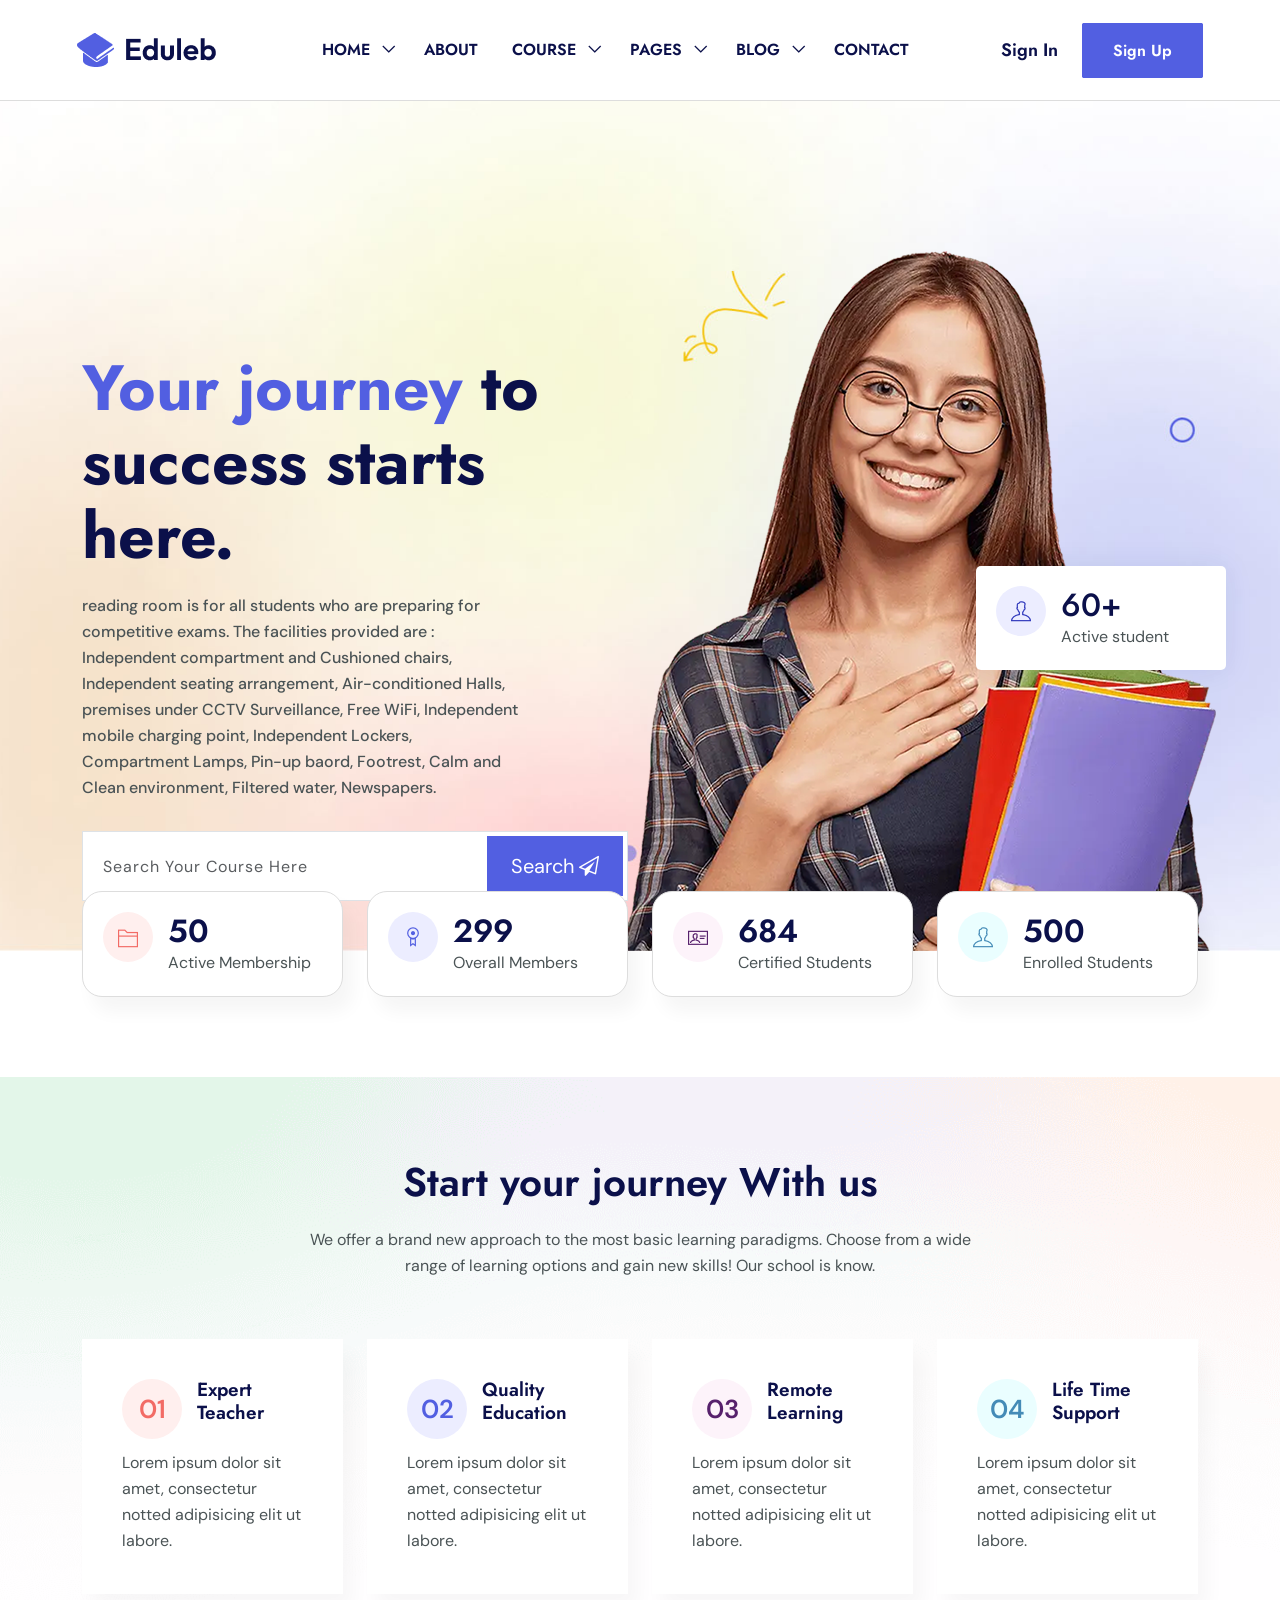
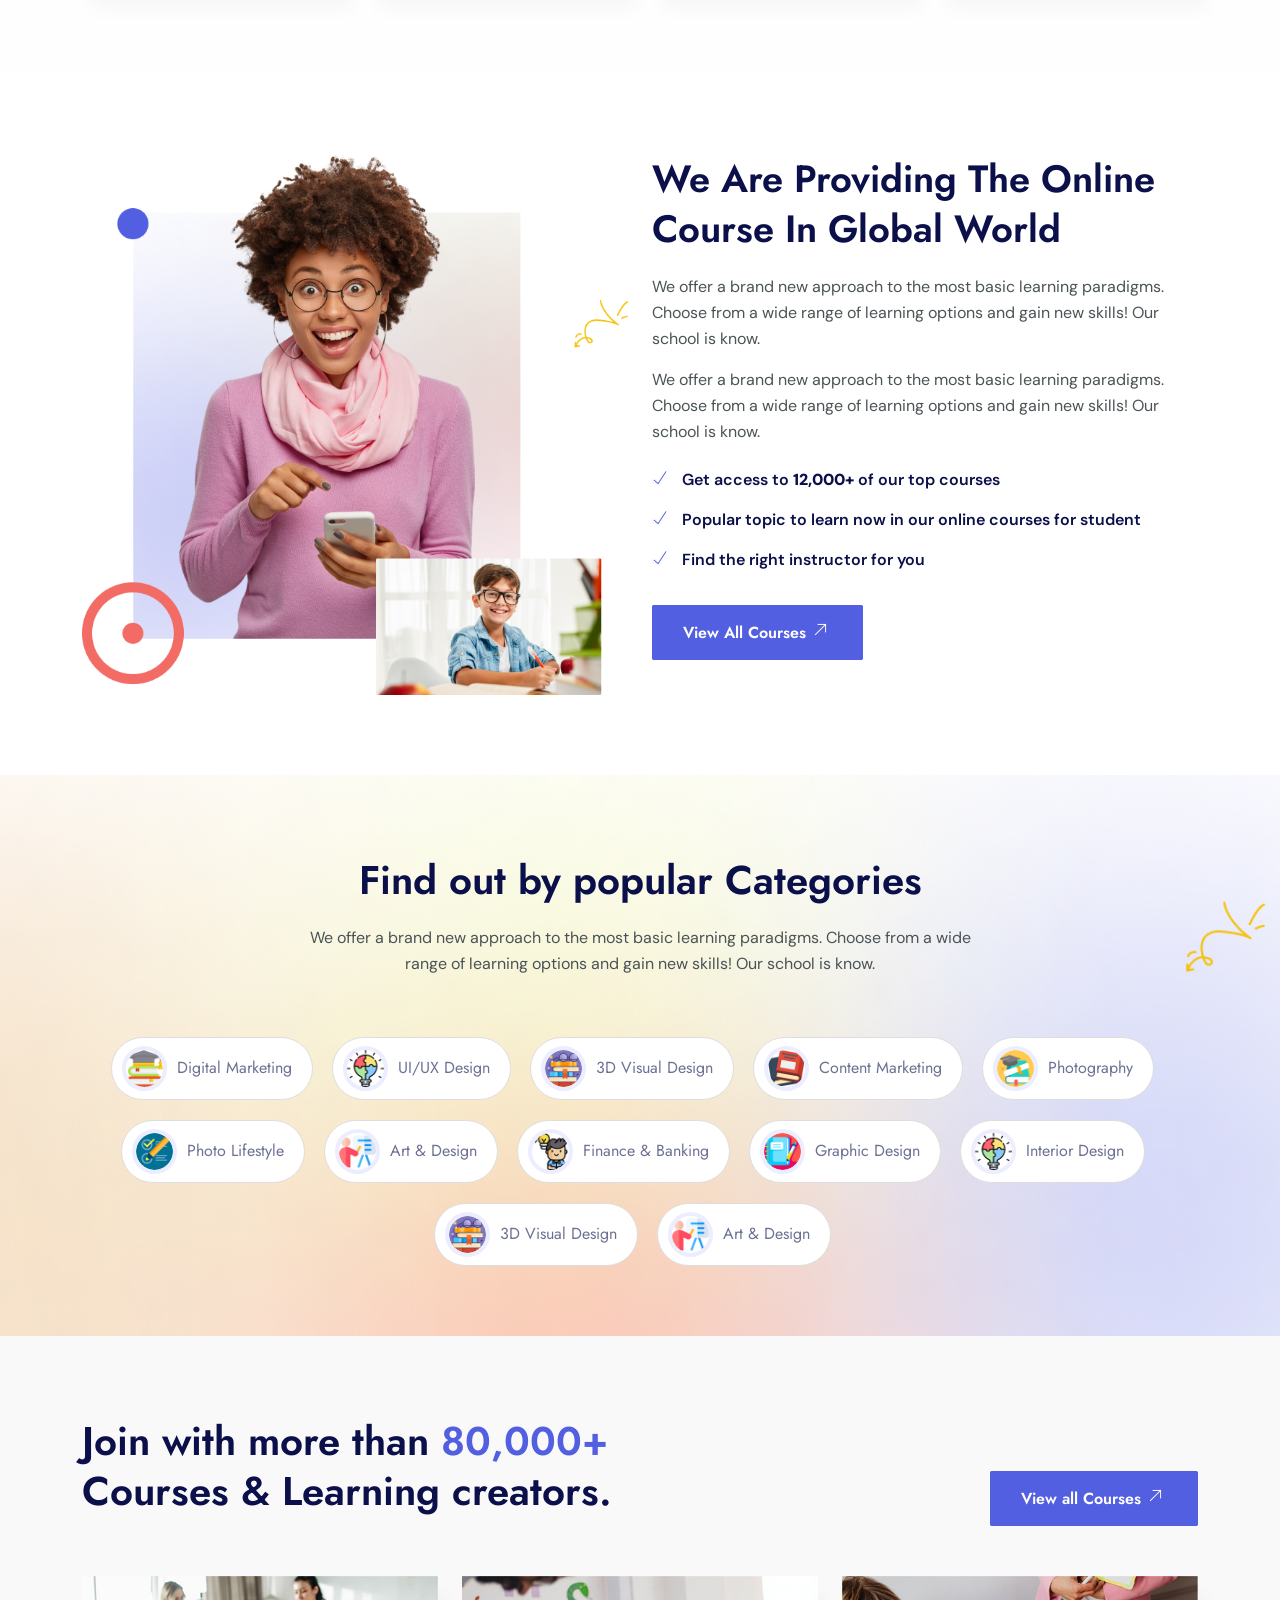
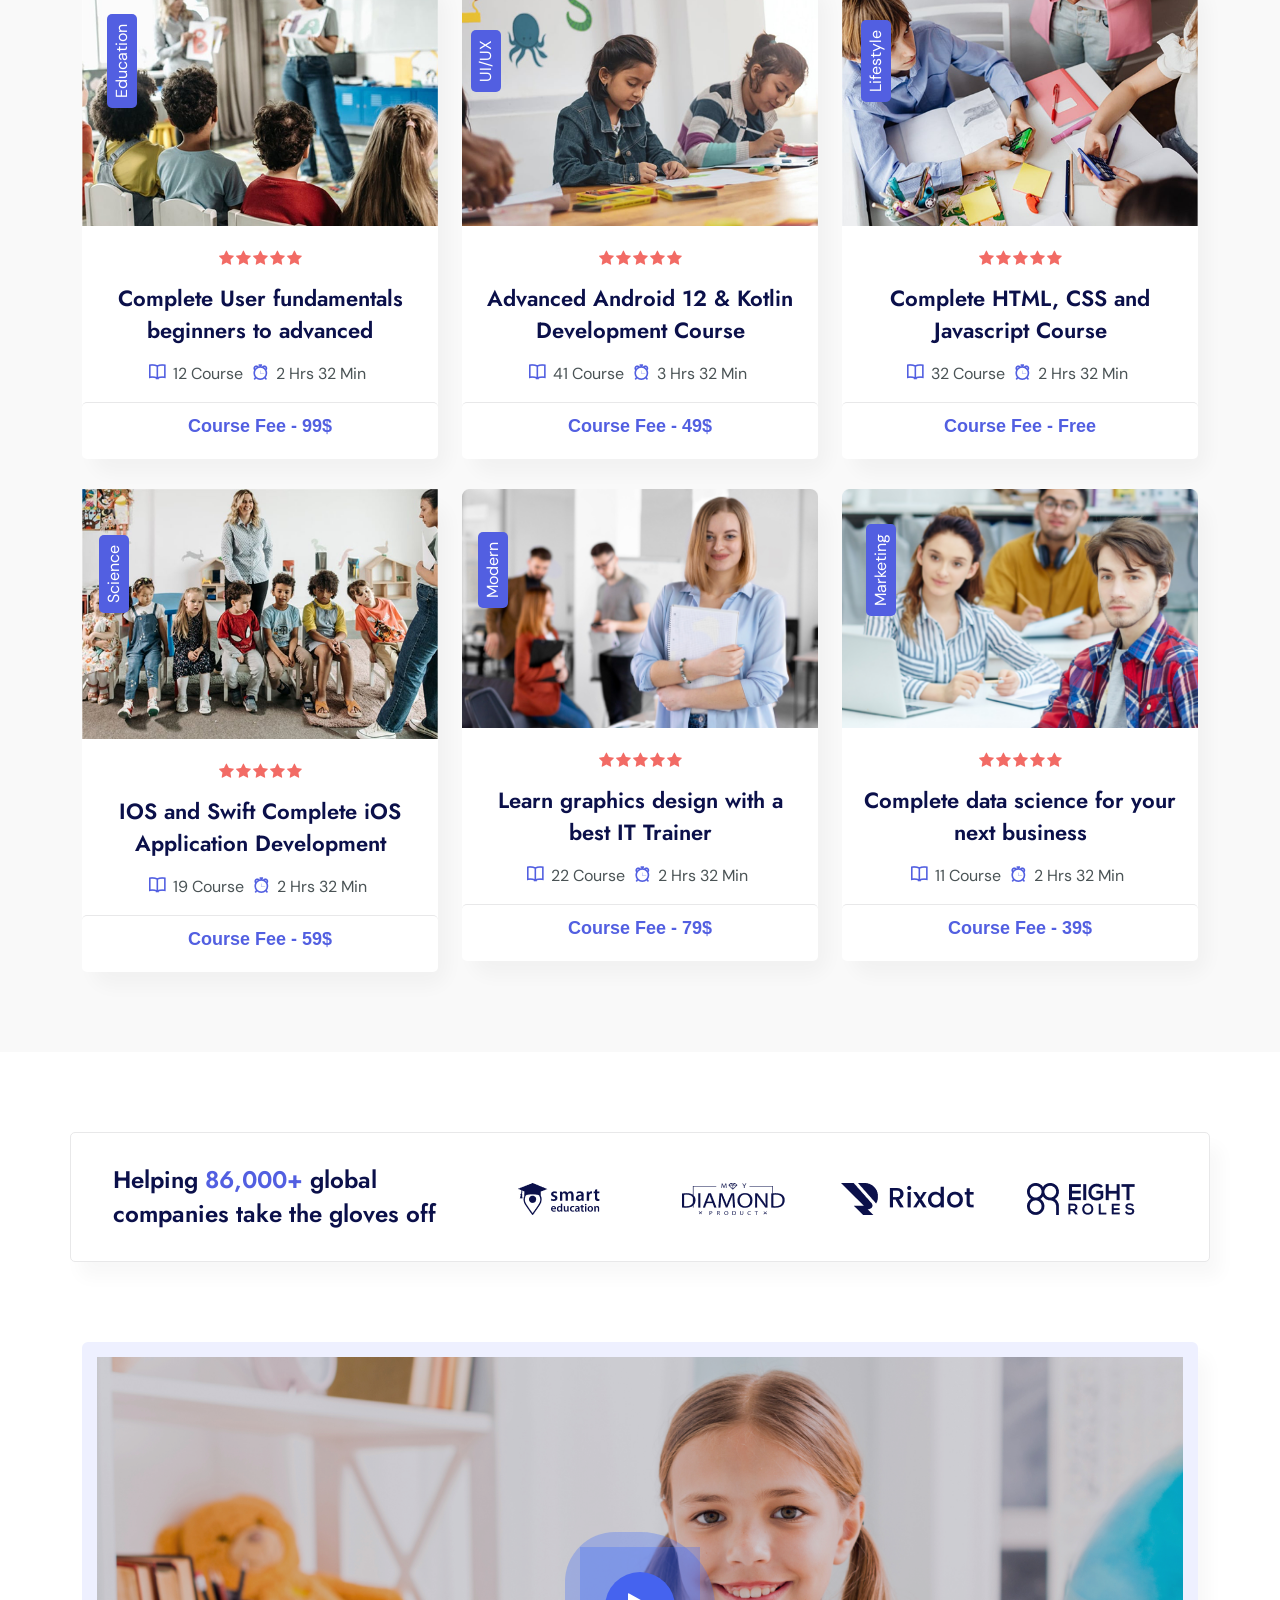
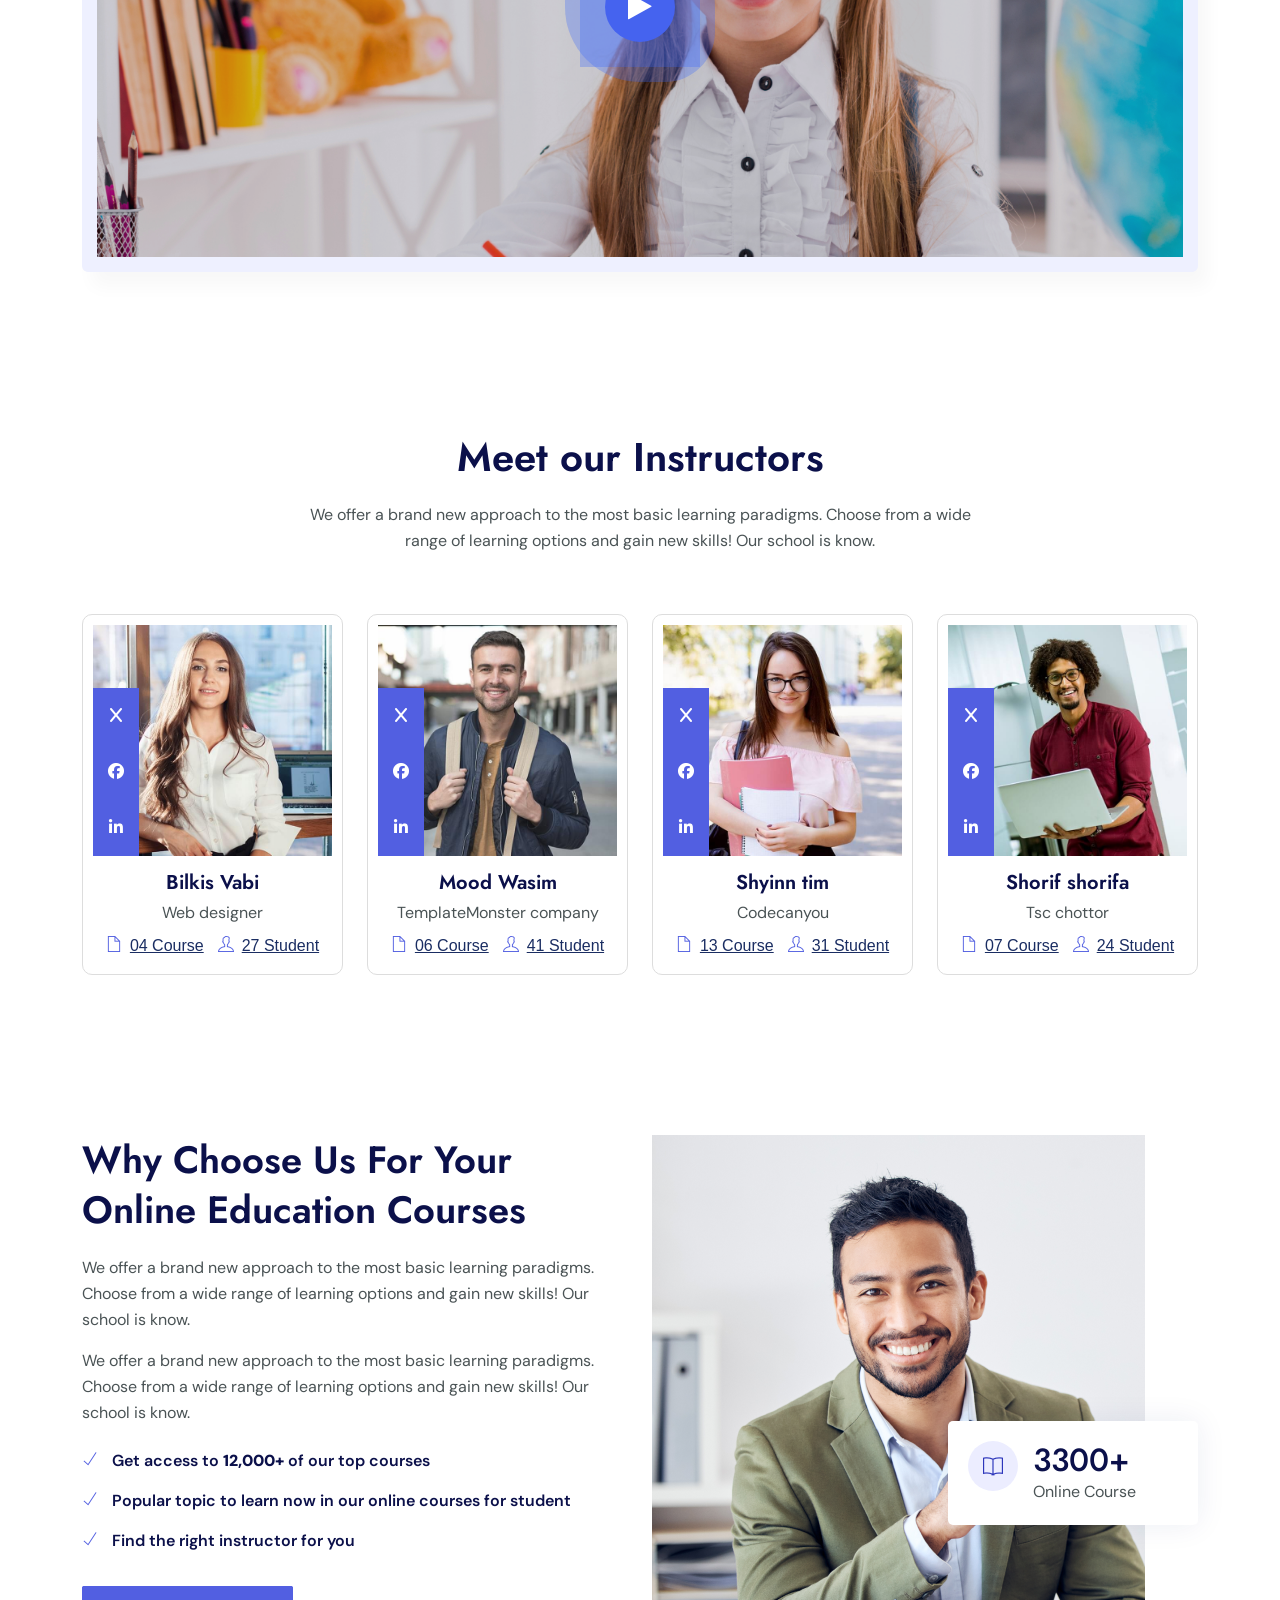
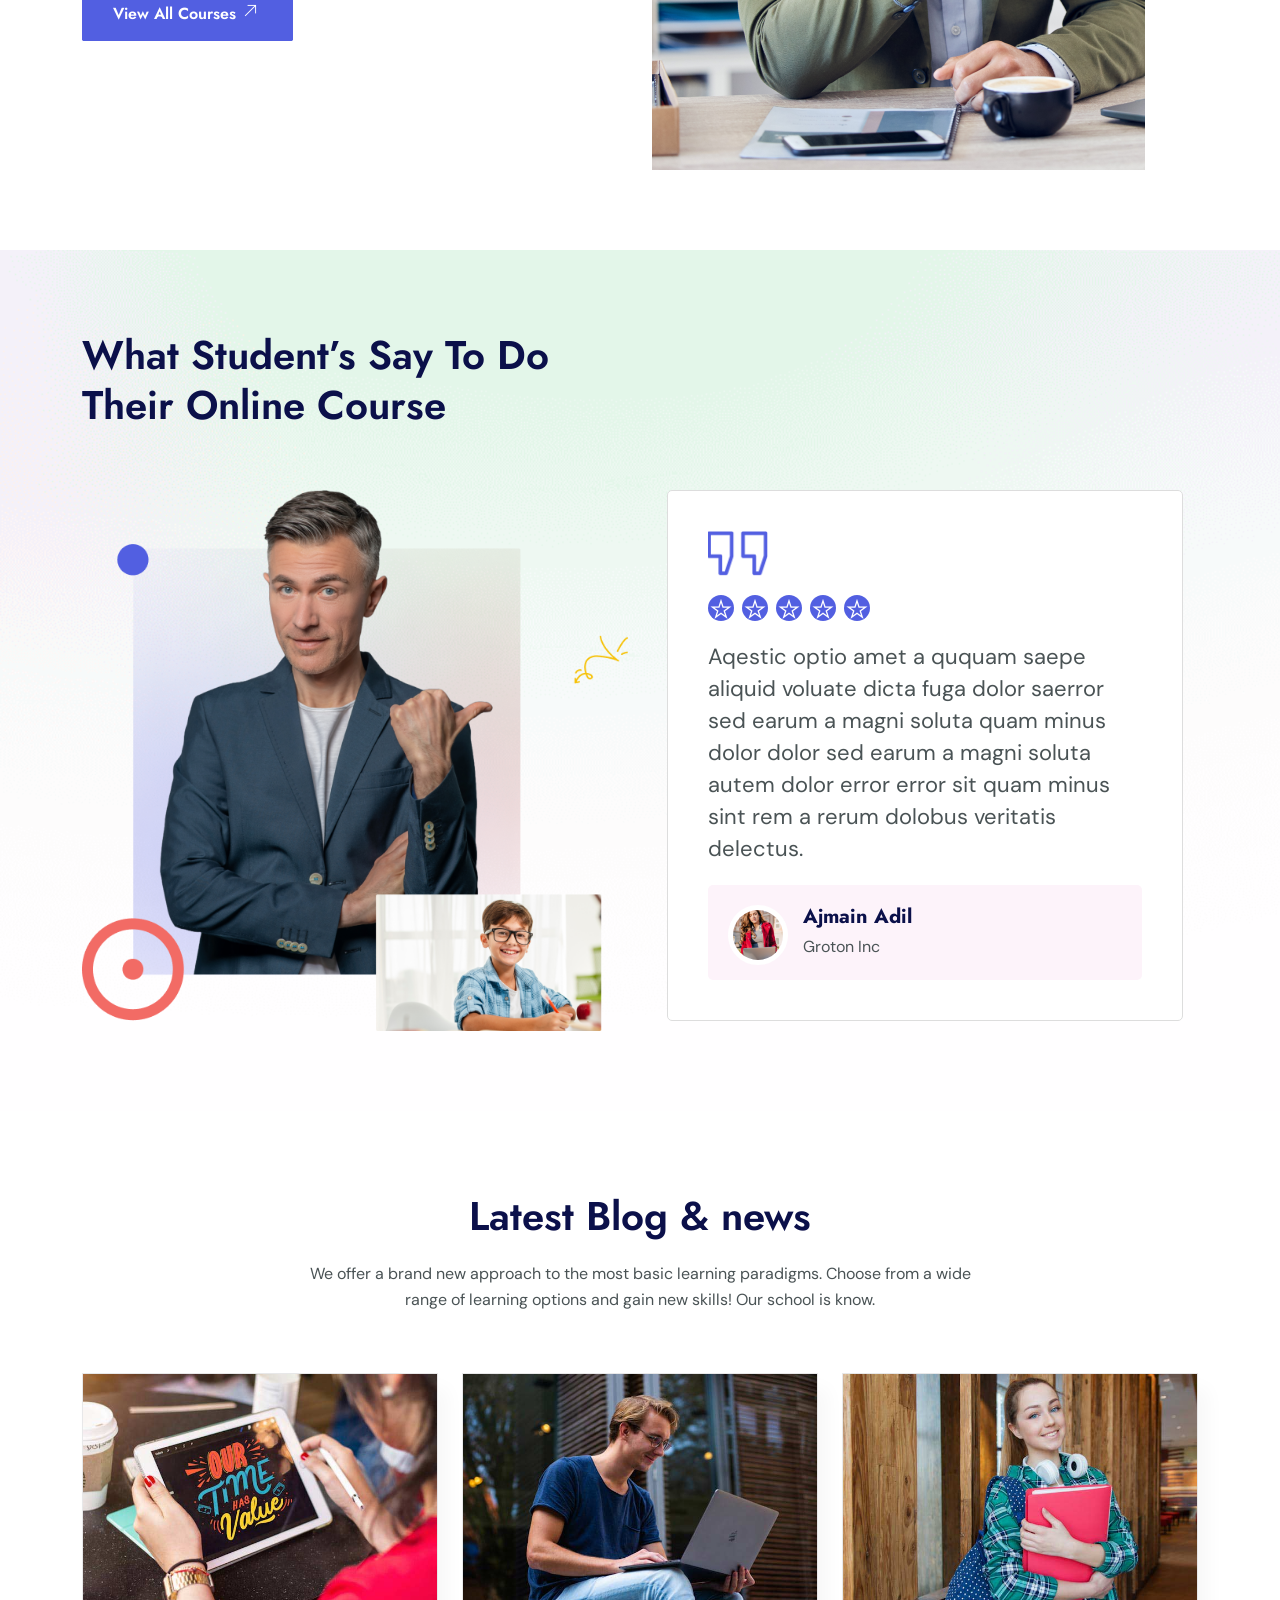
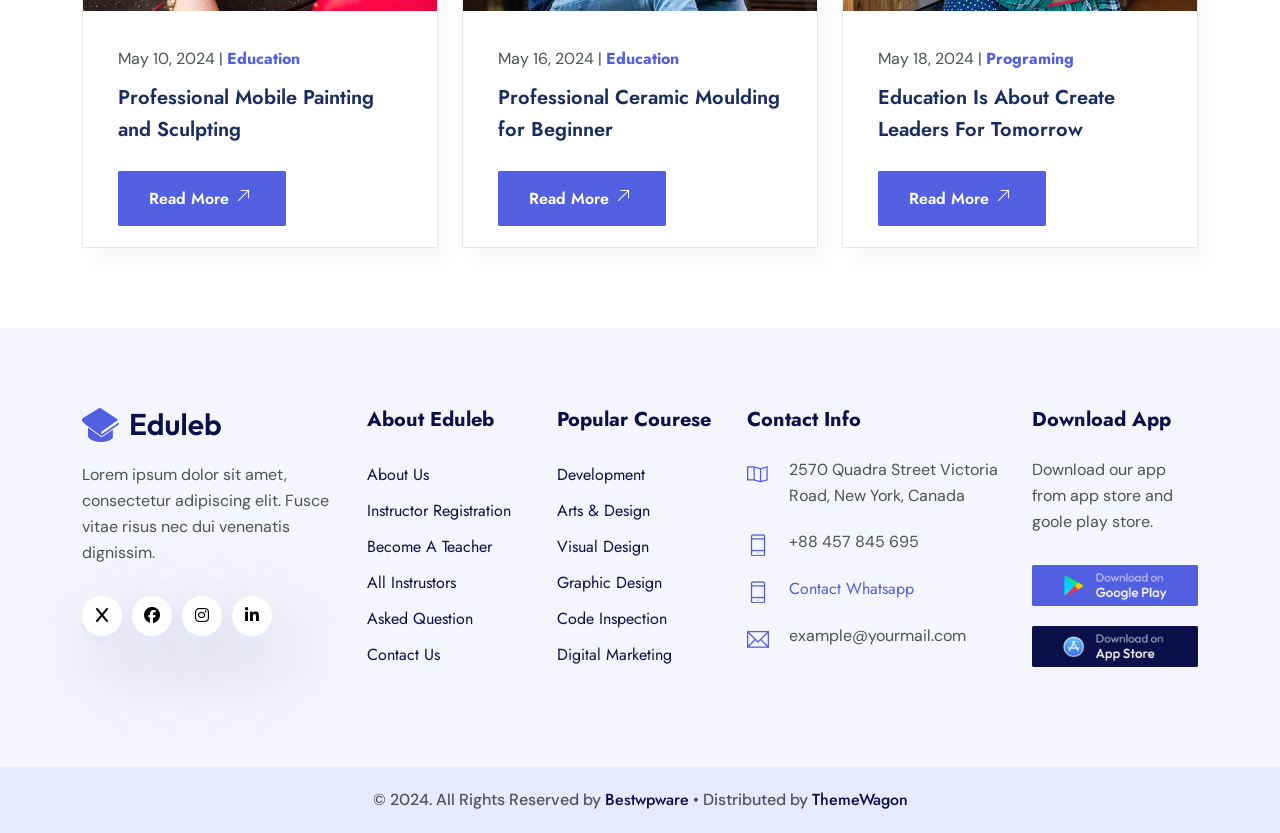
<file: index.html>
<!DOCTYPE html>
<html lang="en">

	<head>
		<!-- Meta -->
		<meta charset="utf-8">
		<meta http-equiv="X-UA-Compatible" content="IE=edge">
		<meta name="viewport" content="width=device-width, initial-scale=1, shrink-to-fit=no">
		<!-- The above 3 meta tags *must* come first in the head; any other head content must come *after* these tags -->
		<meta name="description" content="Eduleb - Education HTML Template">
		<meta name="keywords" content="agency, business, corporate, creative, html5, modern, multipurpose, One Page, parallax, startup">		
		<!-- SITE TITLE -->
		<title>Eduleb - Education HTML Template</title>			
		<!-- Latest Bootstrap min CSS -->
		<link rel="stylesheet" href="assets/bootstrap/css/bootstrap.min.css">		
		<!-- Google Font -->
		<link href="https://fonts.googleapis.com/css2?family=DM+Sans:ital,opsz,wght@0,9..40,100..1000;1,9..40,100..1000&display=swap" rel="stylesheet">
		<link href="https://fonts.googleapis.com/css2?family=Jost:ital,wght@0,100..900;1,100..900&display=swap" rel="stylesheet">
		<!-- Font Awesome CSS -->
		<link rel="stylesheet" href="https://cdnjs.cloudflare.com/ajax/libs/font-awesome/6.5.2/css/all.min.css">
		<link rel="stylesheet" href="assets/fonts/font-awesome.min.css">
		<link rel="stylesheet" href="assets/fonts/themify-icons.css">
		<!--- owl carousel Css-->
		<link rel="stylesheet" href="assets/owlcarousel/css/owl.carousel.css">
		<link rel="stylesheet" href="assets/owlcarousel/css/owl.theme.css">	
		<!--jquery-simple-mobilemenu Css-->
        <link rel="stylesheet" href="assets/css/jquery-simple-mobilemenu.css">			
		<!-- MAGNIFIC CSS -->
		<link rel="stylesheet" href="assets/css/magnific-popup.css">		
		<!-- animate CSS -->
		<link rel="stylesheet" href="assets/css/animate.css">	
		<!-- Style CSS -->					
		<link rel="stylesheet" href="assets/css/style.css">					
		<!-- HTML5 shim and Respond.js IE8 support of HTML5 elements and media queries -->
		<!-- WARNING: Respond.js doesn't work if you view the page via file:// -->
		<!--[if lt IE 9]>
		  <script src="https://oss.maxcdn.com/html5shiv/3.7.2/html5shiv.min.js"></script>
		  <script src="https://oss.maxcdn.com/respond/1.4.2/respond.min.js"></script>
		<![endif]-->
	</head>
	
    <body data-spy="scroll" data-offset="80">

		<!-- START PRELOADER -->
		<div class="preloaders">
			<span class="loader"></span>
		</div>
		<!-- END PRELOADER -->		

		<!-- START NAVBAR -->  
		<div id="navigation" class="navbar-light bg-faded site-navigation">
			<div class="container-fluid">
				<div class="row">
					<div class="col-20 align-self-center">
						<div class="site-logo">
							<a href="index.html"><img src="assets/img/logo.png" alt=""></a>          				
						</div>
					</div><!--- END Col -->
					
					<div class="col-60 d-flex">
						<nav id="main-menu">
							<ul>
								<li class="menu-item-has-children"><a href="#">Home</a>
									<ul>										
										<li><a href="index.html">Home 01</a></li>
										<li><a href="index2.html">Home 02</a></li>
									</ul>
								</li>
								<li><a href="about.html">About</a></li>				  				  
								<li class="menu-item-has-children"><a href="course.html">Course</a>
									<ul>										
										<li><a href="course.html">Course</a></li>
										<li><a href="course_details.html">Course Details</a></li>
									</ul>
								</li>								
								<li class="menu-item-has-children"><a href="#">Pages</a>
									<ul>										
										<li><a href="instructor.html">Instructor</a></li>
										<li><a href="ins_details.html">Instructor Details</a></li>
										<li><a href="pricing.html">Pricing Plan</a></li>
										<li><a href="faq.html">Faq Page</a></li>			
										<li><a href="404.html">404</a></li>				
									</ul>
								</li>							
								<li class="menu-item-has-children"><a href="blog.html">Blog</a>
									<ul>										
										<li><a href="blog.html">Blog</a></li>
										<li><a href="blog_single.html">Blog Details</a></li>
									</ul>
								</li>							  
								<li><a href="contact.html">Contact</a></li>
							</ul>
						</nav>
					</div><!--- END Col -->
					
					<div class="col-20 d-none d-xl-block text-end align-self-center">
						<a href="#" class="header-btn">Sign In</a>
						<a href="contact.html" class="btn_one">Sign Up</a>
					</div><!--- END Col -->
					
					<ul class="mobile_menu">						
						<li><a href="#">Home</a>
							<ul class="sub-menu">										
								<li><a href="index.html">Home 01</a></li>
								<li><a href="index2.html">Home 02</a></li>						
							</ul>
						</li>	
						<li><a href="about.html">About</a></li>						
						<li><a href="#">Course</a>
							<ul class="sub-menu">										
								<li><a href="course.html">Course</a></li>
								<li><a href="course_details.html">Course Deails</a></li>									
							</ul>
						</li>
						<li><a href="#">Pages</a>
							<ul class="sub-menu">									
								<li><a href="instructor.html">Instructor</a></li>
								<li><a href="ins_details.html">Instructor Details</a></li>
								<li><a href="pricing.html">Pricing Plan</a></li>
								<li><a href="faq.html">Faq Page</a></li>			
								<li><a href="404.html">404</a></li>							
							</ul>
						</li>			
						<li><a href="blog.html">Blog</a>
							<ul class="sub-menu">										
								<li><a href="blog.html">Blog</a></li>
								<li><a href="blog_single.html">Blog Details</a></li>
							</ul>
						</li>						
						<li><a href="contact.html">Contact</a></li>
					</ul>			
				</div><!--- END ROW -->
			</div><!--- END CONTAINER -->
		</div> 	  
		<!-- END NAVBAR -->		

		<!-- START HOME -->
		<section class="home_bg hb_height" style="background-image: url(assets/img/bg/home-bg.jpg);  background-size:cover; background-position: center center;">
			<div class="container">
				<div class="row">
				  <div class="col-lg-6 col-sm-12 col-xs-12">
					<div class="hero-text ht_top">
						<h1><span>Your journey</span> to success starts here.</h1>
						<p>reading room is for all students who are preparing for competitive exams. The facilities provided are : Independent compartment and Cushioned chairs, Independent seating arrangement, Air-conditioned Halls, premises under CCTV Surveillance, Free WiFi, Independent mobile charging point, Independent Lockers, Compartment Lamps, Pin-up baord, Footrest, Calm and Clean environment, Filtered water, Newspapers.</p>
					</div>
					<div class="home_sb">
						<form action="#" class="banner_subs">
							<input type="text" class="form-control home_si" placeholder="Search your course here" required="required">
							<button type="button" class="subscribe__btn">Search <i class="fa fa-paper-plane-o"></i></button>
						</form>
					</div>					
				  </div><!--- END COL -->
				  <div class="col-lg-6 col-sm-12 col-xs-12">
					<div class="hero-text-img">
						<img src="assets/img/home-img2.png" class="img-fluid" alt="" />
						<div class="home_ps">
							<span class="ti-user"></span>
							<h2>60+</h2>
							<p>Active student</p>
						</div>
					</div>					
				  </div><!--- END COL -->						  
				</div><!--- END ROW -->
			</div><!--- END CONTAINER -->
		</section>
		<!-- END  HOME -->			

		<!-- START COUNTER -->
		<section class="count_area counter_feature">
			<div class="container">
				<div class="row">
					<div class="col-lg-3 col-sm-6 col-xs-12">
						<div class="single-counter">
							<span class="ti-folder sc_one"></span>
							<h2 class="counter-num">50</h2>
							<p>Active Membership</p>
						</div>							
					</div>
					<div class="col-lg-3 col-sm-6 col-xs-12">
						<div class="single-counter">
							<span class="ti-medall-alt sc_two"></span>
							<h2 class="counter-num">299</h2>
							<p>Overall Members</p>
						</div>
					</div><!-- END COL -->
					<div class="col-lg-3 col-sm-6 col-xs-12">
						<div class="single-counter">
							<span class="ti-id-badge sc_three"></span>
							<h2 class="counter-num">684</h2>
							<p>Certified Students</p>
						</div>
					</div><!-- END COL -->
					<div class="col-lg-3 col-sm-6 col-xs-12">
						<div class="single-counter">
							<span class="ti-user sc_four"></span>
							<h2 class="counter-num">500</h2>
							<p>Enrolled Students</p>
						</div>
					</div><!-- END COL -->						
				</div><!--- END ROW -->
			</div><!--- END CONTAINER -->		
		</section>
		<!-- END COUNTER -->

	<!-- START CATEGORY -->
	<section class="top_cat__area section-padding" style="background-image: url(assets/img/bg/shape-1.png);  background-size:cover; background-position: center center;">
		<div class="container">									
			<div class="section-title text-center">
				<h2>Start your journey With us</h2>
				<p>We offer a brand new approach to the most basic learning paradigms. Choose from a wide range of learning options and gain new skills! Our school is know.</p>
			</div>						
			<div class="row">					
				<div class="col-lg-3 col-sm-6 col-xs-12 wow fadeInUp" data-wow-duration="1s" data-wow-delay="0.2s" data-wow-offset="0">
					<div class="single_tp">
						<span class="sc_one">01</span>
						<h3>Expert <br />Teacher</h3>
						<p>Lorem ipsum dolor sit amet, consectetur notted adipisicing elit ut labore.</p>
					</div>
				</div><!-- END COL -->			
				<div class="col-lg-3 col-sm-6 col-xs-12 wow fadeInUp" data-wow-duration="1s" data-wow-delay="0.3s" data-wow-offset="0">
					<div class="single_tp">
						<span class="sc_two">02</span>
						<h3>Quality <br />Education</h3>
						<p>Lorem ipsum dolor sit amet, consectetur notted adipisicing elit ut labore.</p>
					</div>
				</div><!-- END COL -->			
				<div class="col-lg-3 col-sm-6 col-xs-12 wow fadeInUp" data-wow-duration="1s" data-wow-delay="0.4s" data-wow-offset="0">
					<div class="single_tp">
						<span class="sc_three">03</span>
						<h3>Remote <br />Learning</h3>
						<p>Lorem ipsum dolor sit amet, consectetur notted adipisicing elit ut labore.</p>
					</div>
				</div><!-- END COL -->	
				<div class="col-lg-3 col-sm-6 col-xs-12 wow fadeInUp" data-wow-duration="1s" data-wow-delay="0.4s" data-wow-offset="0">
					<div class="single_tp">
						<span class="sc_four">04</span>
						<h3>Life Time <br />Support</h3>
						<p>Lorem ipsum dolor sit amet, consectetur notted adipisicing elit ut labore.</p>
					</div>
				</div><!-- END COL -->							
			</div><!-- END ROW -->
		</div><!--- END CONTAINER -->
	</section>
	<!-- END CATEGORY -->		
		
	<!-- START ABOUT US -->
	<section class="ab_area section-padding">
		<div class="container">									
			<div class="row">								
				<div class="col-lg-6 col-sm-12 col-xs-12 wow fadeInUp" data-wow-duration="1s" data-wow-delay="0.2s" data-wow-offset="0">
					<div class="ab_img">
						<img src="assets/img/about1.png" class="img-fluid" alt="image">
					</div>
				</div><!--- END COL -->						
				<div class="col-lg-6 col-sm-12 col-xs-12 wow fadeInUp" data-wow-duration="1s" data-wow-delay="0.1s" data-wow-offset="0">
					<div class="ab_content">
						<h2>We Are Providing The Online Course In Global World</h2>
						<p>We offer a brand new approach to the most basic learning paradigms. Choose from a wide range of learning options and gain new skills! Our school is know.</p>
						<p>We offer a brand new approach to the most basic learning paradigms. Choose from a wide range of learning options and gain new skills! Our school is know.</p>
						<ul>
							<li><span class="ti-check"></span> Get access to <b>12,000+</b> of our top courses</li>
							<li><span class="ti-check"></span> Popular topic to learn now in our online courses for student</li>
							<li><span class="ti-check"></span> Find the right instructor for you</li>
						</ul>
						<a class="btn_one" href="course.html">View All Courses <i class="ti-arrow-top-right"></i></a>
					</div>
				</div><!--- END COL -->							  
			</div><!--- END ROW -->
		</div><!--- END CONTAINER -->
	</section>
	<!-- END ABOUT US -->	
	
	<!-- START CATEGORY -->
	<section class="top_cat__area section-padding" style="background-image: url(assets/img/bg/section-2.jpg);  background-size:cover; background-position: center center;">
		<div class="container">									
			<div class="section-title text-center">
				<h2>Find out by popular Categories</h2>
				<p>We offer a brand new approach to the most basic learning paradigms. Choose from a wide range of learning options and gain new skills! Our school is know.</p>
			</div>						
			<div class="row">													
				<div class="col-lg-12 col-sm-12 col-xs-12 wow fadeInUp" data-wow-duration="1s" data-wow-delay="0.1s" data-wow-offset="0">
					<div class="cat_list">
						<ul>
							<li><a href="#"><img src="assets/img/e1.png" alt="category-image" /> Digital Marketing</a></li>
							<li><a href="#"><img src="assets/img/e2.png" alt="category-image" /> UI/UX Design</a></li>
							<li><a href="#"><img src="assets/img/e3.png" alt="category-image" /> 3D Visual Design</a></li>
							<li><a href="#"><img src="assets/img/e4.png" alt="category-image" /> Content Marketing</a></li>
							<li><a href="#"><img src="assets/img/e5.png" alt="category-image" /> Photography</a></li>
							<li><a href="#"><img src="assets/img/e6.png" alt="category-image" /> Photo Lifestyle</a></li>
							<li><a href="#"><img src="assets/img/e7.png" alt="category-image" /> Art & Design</a></li>
							<li><a href="#"><img src="assets/img/e8.png" alt="category-image" /> Finance & Banking</a></li>
							<li><a href="#"><img src="assets/img/e9.png" alt="category-image" /> Graphic Design</a></li>
							<li><a href="#"><img src="assets/img/e2.png" alt="category-image" /> Interior Design</a></li>
							<li><a href="#"><img src="assets/img/e3.png" alt="category-image" /> 3D Visual Design</a></li>	
							<li><a href="#"><img src="assets/img/e7.png" alt="category-image" /> Art & Design</a></li>							
						</ul>
					</div>
				</div><!--- END COL -->							  
			</div><!--- END ROW -->
		</div><!--- END CONTAINER -->
	</section>
	<!-- END CATEGORY -->			

		<!-- START COURSE -->
		<section class="home_course section-padding">
			<div class="container">
				<div class="row">
					<div class="col-lg-8 col-sm-6 col-xs-12">
						<div class="section-title">
							<h2>Join with more than <b>80,000+ </b> <br />Courses & Learning creators.</h2>
						</div>					
					</div><!--- END COL -->
					<div class="col-lg-4 col-sm-6 col-xs-12">
						<div class="cour_btn">
							<a href="course.html" class="btn_one">View all Courses <i class="ti-arrow-top-right"></i></a>
						</div>
					</div><!--- END COL -->
				</div><!--- END ROW -->				
				<div class="row">
					<div class="col-lg-4 col-sm-6 col-xs-12">
						<div class="single_course">
							<div class="single_c_img">
								<img src="assets/img/course/1.png" class="img-fluid" alt="course-image" />
								<span>Education</span>
							</div>
							<i class="fa fa-star"></i><i class="fa fa-star"></i><i class="fa fa-star"></i><i class="fa fa-star"></i><i class="fa fa-star"></i>
							<h4><a href="course.html">Complete User fundamentals beginners to advanced</a></h4>
							<p><span class="ti-book"> </span> 12 Course</p>
							<p><span class="ti-alarm-clock"> </span>2 Hrs 32 Min</p>
							<div class="price">Course Fee - 99$</div>
						</div>
					</div><!-- END COL -->
					<div class="col-lg-4 col-sm-6 col-xs-12">
						<div class="single_course">
							<div class="single_c_img">
								<img src="assets/img/course/2.png" class="img-fluid" alt="course-image" />
								<span>UI/UX</span>
							</div>
							<i class="fa fa-star"></i><i class="fa fa-star"></i><i class="fa fa-star"></i><i class="fa fa-star"></i><i class="fa fa-star"></i>
							<h4><a href="course.html">Advanced Android 12 & Kotlin Development Course</a></h4>
							<p><span class="ti-book"> </span> 41 Course</p>
							<p><span class="ti-alarm-clock"> </span>3 Hrs 32 Min</p>
							<div class="price">Course Fee - 49$</div>
						</div>
					</div><!-- END COL -->
					<div class="col-lg-4 col-sm-6 col-xs-12">
						<div class="single_course">
							<div class="single_c_img">
								<img src="assets/img/course/3.png" class="img-fluid" alt="course-image" />
								<span>Lifestyle</span>
							</div>
							<i class="fa fa-star"></i><i class="fa fa-star"></i><i class="fa fa-star"></i><i class="fa fa-star"></i><i class="fa fa-star"></i>
							<h4><a href="course.html">Complete HTML, CSS and Javascript Course</a></h4>
							<p><span class="ti-book"> </span> 32 Course</p>
							<p><span class="ti-alarm-clock"> </span>2 Hrs 32 Min</p>
							<div class="price">Course Fee - Free</div>
						</div>
					</div><!-- END COL -->
					<div class="col-lg-4 col-sm-6 col-xs-12">
						<div class="single_course">
							<div class="single_c_img">
								<img src="assets/img/course/4.png" class="img-fluid" alt="course-image" />
								<span>Science</span>
							</div>
							<i class="fa fa-star"></i><i class="fa fa-star"></i><i class="fa fa-star"></i><i class="fa fa-star"></i><i class="fa fa-star"></i>
							<h4><a href="course.html">IOS and Swift Complete iOS Application Development</a></h4>
							<p><span class="ti-book"> </span> 19 Course</p>
							<p><span class="ti-alarm-clock"> </span>2 Hrs 32 Min</p>
							<div class="price">Course Fee - 59$</div>
						</div>
					</div><!-- END COL -->
					<div class="col-lg-4 col-sm-6 col-xs-12">
						<div class="single_course">
							<div class="single_c_img">
								<img src="assets/img/course/5.png" class="img-fluid" alt="course-image" />
								<span>Modern</span>
							</div>
							<i class="fa fa-star"></i><i class="fa fa-star"></i><i class="fa fa-star"></i><i class="fa fa-star"></i><i class="fa fa-star"></i>
							<h4><a href="course.html">Learn graphics design with a best IT Trainer</a></h4>
							<p><span class="ti-book"> </span> 22 Course</p>
							<p><span class="ti-alarm-clock"> </span>2 Hrs 32 Min</p>
							<div class="price">Course Fee - 79$</div>
						</div>
					</div><!-- END COL -->
					<div class="col-lg-4 col-sm-6 col-xs-12">
						<div class="single_course">
							<div class="single_c_img">
								<img src="assets/img/course/6.png" class="img-fluid" alt="course-image" />
								<span>Marketing</span>
							</div>
							<i class="fa fa-star"></i><i class="fa fa-star"></i><i class="fa fa-star"></i><i class="fa fa-star"></i><i class="fa fa-star"></i>
							<h4><a href="course.html">Complete data science for your next business</a></h4>
							<p><span class="ti-book"> </span> 11 Course</p>
							<p><span class="ti-alarm-clock"> </span>2 Hrs 32 Min</p>
							<div class="price">Course Fee - 39$</div>
						</div>
					</div><!-- END COL -->						
				</div><!--- END ROW -->
			</div><!--- END CONTAINER -->		
		</section>
		<!-- END COURSE -->	
		
		<!-- START COMPANY PARTNER LOGO  -->
		<div class="partner-logo section-padding">
			<div class="container">
				<div class="row part_bg">
					<div class="col-lg-4 col-sm-4 col-xs-12">
						<div class="partner_title">
							<h3>Helping <span>86,000+</span> global companies take the gloves off </h3>
						</div>					
					</div><!-- END COL  -->
					<div class="col-lg-8 col-sm-8 col-xs-12 text-center">
						<div class="partner">
							<a href="#"><img src="assets/img/clients/1.png" alt="image"></a>
							<a href="#"><img src="assets/img/clients/2.png" alt="image"></a>
							<a href="#"><img src="assets/img/clients/3.png" alt="image"></a>
							<a href="#"><img src="assets/img/clients/4.png" alt="image"></a>
							<a href="#"><img src="assets/img/clients/5.png" alt="image"></a>
							<a href="#"><img src="assets/img/clients/2.png" alt="image"></a>
							<a href="#"><img src="assets/img/clients/1.png" alt="image"></a>
							<a href="#"><img src="assets/img/clients/3.png" alt="image"></a>
							<a href="#"><img src="assets/img/clients/4.png" alt="image"></a>
						</div>
					</div><!-- END COL  -->
				</div><!--END  ROW  -->
			</div><!-- END CONTAINER  -->
		</div>
		<!-- END COMPANY PARTNER LOGO -->	

		<!-- START VIDEO -->
		<section class="vid_area section-padding">
			<div class="container">																
				<div class="row">
					<div class="col-lg-12 vp_top wow fadeInUDown" data-wow-duration="1s" data-wow-delay="0.2s" data-wow-offset="0">
						<div class="video-area" style="background-image: url(assets/img/bg/video.jpg);  background-size:cover; background-position: center center;">
							<a href="https://www.youtube.com/watch?v=RXv_uIN6e-Y" class="magnific_popup video-button"><i class="fa fa-play"></i></a>
						</div>
					</div><!--- END COL -->	
				</div><!--- END ROW -->
			</div><!--- END CONTAINER -->
		</section>
		<!-- END VIDEO -->			
		
		<!-- START TEAM -->
		<section class="team_area section-padding">
			<div class="container">									
				<div class="section-title text-center">
					<h2>Meet our Instructors</h2>
					<p>We offer a brand new approach to the most basic learning paradigms. Choose from a wide range of learning options and gain new skills! Our school is know.</p>
				</div>						
				<div class="row">													
					<div class="col-lg-3 col-sm-6 col-xs-12 wow fadeInUp" data-wow-duration="1s" data-wow-delay="0.1s" data-wow-offset="0">
						<div class="our-team">
							<div class="team-content">
								<a href="#"><img src="assets/img/team/team1.jpg" alt=""></a>
								<ul class="social-links">
									<li><a href="#"><i class="fa-solid fa-x"></i></a></li>
									<li><a href="#"><i class="fa-brands fa-facebook-f"></i></a></li>
									<li><a href="#"><i class="fa-brands fa-linkedin-in"></i></a></li>
								</ul>
							</div>
							<div class="team-prof">
								<h3>Bilkis Vabi</h3>
								<span>Web designer</span>
							</div>
							<div class="sth_det2">
								<span class="ti-file"> <u>04 Course</u></span>
								<span class="ti-user"> <u>27 Student</u></span>
							</div>									
						</div>
					</div><!--- END COL -->										
					<div class="col-lg-3 col-sm-6 col-xs-12 wow fadeInUp" data-wow-duration="1s" data-wow-delay="0.1s" data-wow-offset="0">
						<div class="our-team">
							<div class="team-content">
								<a href="#"><img src="assets/img/team/team2.jpg" alt=""></a>
								<ul class="social-links">
									<li><a href="#"><i class="fa-solid fa-x"></i></a></li>
									<li><a href="#"><i class="fa-brands fa-facebook-f"></i></a></li>
									<li><a href="#"><i class="fa-brands fa-linkedin-in"></i></a></li>
								</ul>
							</div>
							<div class="team-prof">
								<h3>Mood Wasim</h3>
								<span>TemplateMonster company</span>
							</div>
							<div class="sth_det2">
								<span class="ti-file"> <u>06 Course</u></span>
								<span class="ti-user"> <u>41 Student</u></span>
							</div>							
						</div>
					</div><!--- END COL -->										
					<div class="col-lg-3 col-sm-6 col-xs-12 wow fadeInUp" data-wow-duration="1s" data-wow-delay="0.1s" data-wow-offset="0">
						<div class="our-team">
							<div class="team-content">
								<a href="#"><img src="assets/img/team/team3.jpg" alt=""></a>
								<ul class="social-links">
									<li><a href="#"><i class="fa-solid fa-x"></i></a></li>
									<li><a href="#"><i class="fa-brands fa-facebook-f"></i></a></li>
									<li><a href="#"><i class="fa-brands fa-linkedin-in"></i></a></li>
								</ul>
							</div>
							<div class="team-prof">
								<h3>Shyinn tim</h3>
								<span>Codecanyou</span>
							</div>
							<div class="sth_det2">
								<span class="ti-file"> <u>13 Course</u></span>
								<span class="ti-user"> <u>31 Student</u></span>
							</div>
						</div>
					</div><!--- END COL -->										
					<div class="col-lg-3 col-sm-6 col-xs-12 wow fadeInUp" data-wow-duration="1s" data-wow-delay="0.1s" data-wow-offset="0">
						<div class="our-team">
							<div class="team-content">
								<a href="#"><img src="assets/img/team/team4.jpg" alt=""></a>
								<ul class="social-links">
									<li><a href="#"><i class="fa-solid fa-x"></i></a></li>
									<li><a href="#"><i class="fa-brands fa-facebook-f"></i></a></li>
									<li><a href="#"><i class="fa-brands fa-linkedin-in"></i></a></li>
								</ul>
							</div>
							<div class="team-prof">
								<h3>Shorif shorifa</h3>
								<span>Tsc chottor</span>
							</div>
							<div class="sth_det2">
								<span class="ti-file"> <u>07 Course</u></span>
								<span class="ti-user"> <u>24 Student</u></span>
							</div>
						</div>
					</div><!--- END COL -->							  
				</div><!--- END ROW -->
			</div><!--- END CONTAINER -->
		</section>
		<!-- END TEAM -->	

	<!-- START PROMO -->
	<section class="ab_area section-padding">
		<div class="container">									
			<div class="row">													
				<div class="col-lg-6 col-sm-12 col-xs-12 wow fadeInUp" data-wow-duration="1s" data-wow-delay="0.1s" data-wow-offset="0">
					<div class="ab_content">
						<h2>Why Choose Us For Your Online Education Courses</h2>
						<p>We offer a brand new approach to the most basic learning paradigms. Choose from a wide range of learning options and gain new skills! Our school is know.</p>
						<p>We offer a brand new approach to the most basic learning paradigms. Choose from a wide range of learning options and gain new skills! Our school is know.</p>
						<ul>
							<li><span class="ti-check"></span> Get access to <b>12,000+</b> of our top courses</li>
							<li><span class="ti-check"></span> Popular topic to learn now in our online courses for student</li>
							<li><span class="ti-check"></span> Find the right instructor for you</li>
						</ul>
						<a class="btn_one" href="course.html">View All Courses <i class="ti-arrow-top-right"></i></a>
					</div>
				</div><!--- END COL -->	
				<div class="col-lg-6 col-sm-12 col-xs-12 wow fadeInUp" data-wow-duration="1s" data-wow-delay="0.2s" data-wow-offset="0">
					<div class="ab_img">
						<img src="assets/img/about3.png" class="img-fluid" alt="image">
						<div class="home_ps2">
							<span class="ti-book"></span>
							<h2>3300+</h2>
							<p>Online Course</p>
						</div>
					</div>
				</div><!--- END COL -->					
			</div><!--- END ROW -->
		</div><!--- END CONTAINER -->
	</section>
	<!-- END PROMO -->			

		<!-- START TESTIMONIALS -->
		<section class="testi_area section-padding">
			<div class="container">
				<div class="section-title">
					<h2>What Student’s Say To Do <br />Their Online Course</h2>
				</div>						
				<div class="row">
					<div class="col-lg-6 col-sm-12 col-xs-12">
						<div class="ab_img">
							<img src="assets/img/review.png" class="img-fluid" alt="image">
						</div>					
					</div><!-- END COL -->						
					<div class="col-lg-6 col-sm-12 col-xs-12">
						<div id="testimonial-slider" class="owl-carousel">
							<div class="testimonial">
								<img src="assets/img/quote.png" alt="" />
								<div class="testimonial_content">													
									<i class="ti-star"></i>
									<i class="ti-star"></i>
									<i class="ti-star"></i>
									<i class="ti-star"></i>
									<i class="ti-star"></i>
									<p>Aqestic optio amet a ququam saepe aliquid voluate dicta fuga dolor saerror sed earum a magni soluta quam minus dolor dolor sed earum a magni soluta autem dolor error error sit quam minus sint rem a rerum dolobus veritatis delectus.</p>
								</div>
								<div class="testi_pic_title">
									<img src="assets/img/testimonial/1.png" alt="">
									<h4>Ajmain Adil</h4>
									<p>Groton Inc</p>
								</div>
							</div><!-- END TESTIMONIAL -->
							<div class="testimonial">
							<img src="assets/img/quote.png" alt="" />
								<div class="testimonial_content">													
									<i class="ti-star"></i>
									<i class="ti-star"></i>
									<i class="ti-star"></i>
									<i class="ti-star"></i>
									<i class="ti-star"></i>
									<p>Aqestic optio amet a ququam saepe aliquid voluate dicta fuga dolor saerror sed earum a magni soluta quam minus dolor dolor sed earum a magni soluta autem dolor error error sit quam minus sint rem a rerum dolobus veritatis delectus.</p>
								</div>
								<div class="testi_pic_title">
									<img src="assets/img/testimonial/2.png" alt="">
									<h4>Sharukh Khan</h4>
									<p>Red Chili Inc</p>
								</div>
							</div><!-- END TESTIMONIAL -->
							<div class="testimonial">
								<img src="assets/img/quote.png" alt="" />
								<div class="testimonial_content">													
									<i class="ti-star"></i>
									<i class="ti-star"></i>
									<i class="ti-star"></i>
									<i class="ti-star"></i>
									<i class="ti-star"></i>
									<p>Aqestic optio amet a ququam saepe aliquid voluate dicta fuga dolor saerror sed earum a magni soluta quam minus dolor dolor sed earum a magni soluta autem dolor error error sit quam minus sint rem a rerum dolobus veritatis delectus.</p>
								</div>
								<div class="testi_pic_title">
									<img src="assets/img/testimonial/3.png" alt="">
									<h4>Anushka sharma</h4>
									<p>Naika Company</p>
								</div>
							</div><!-- END TESTIMONIAL -->
							<div class="testimonial">
								<img src="assets/img/quote.png" alt="" />
								<div class="testimonial_content">													
									<i class="ti-star"></i>
									<i class="ti-star"></i>
									<i class="ti-star"></i>
									<i class="ti-star"></i>
									<i class="ti-star"></i>
									<p>Aqestic optio amet a ququam saepe aliquid voluate dicta fuga dolor saerror sed earum a magni soluta quam minus dolor dolor sed earum a magni soluta autem dolor error error sit quam minus sint rem a rerum dolobus veritatis delectus.</p>
								</div>
								<div class="testi_pic_title">
									<img src="assets/img/testimonial/4.png" alt="">
									<h4>Ajmain Adil</h4>
									<p>Groton Inc</p>
								</div>
							</div><!-- END TESTIMONIAL -->
							<div class="testimonial">
								<img src="assets/img/quote.png" alt="" />
								<div class="testimonial_content">													
									<i class="ti-star"></i>
									<i class="ti-star"></i>
									<i class="ti-star"></i>
									<i class="ti-star"></i>
									<i class="ti-star"></i>
									<p>Aqestic optio amet a ququam saepe aliquid voluate dicta fuga dolor saerror sed earum a magni soluta quam minus dolor dolor sed earum a magni soluta autem dolor error error sit quam minus sint rem a rerum dolobus veritatis delectus.</p>
								</div>
								<div class="testi_pic_title">
									<img src="assets/img/testimonial/5.png" alt="">
									<h4>Ajmain Adil</h4>
									<p>Groton Inc</p>
								</div>
							</div><!-- END TESTIMONIAL -->
						</div><!-- END TESTIMONIAL SLIDER -->
					</div><!-- END COL -->		
				</div><!--- END ROW -->
			</div><!--- END CONTAINER -->		
		</section>
		<!-- END TESTINUNIALS -->

		<!-- START BLOG -->
		<section id="blog" class="blog_area section-padding">
			<div class="container">
				<div class="section-title text-center">
					<h2>Latest Blog & news</h2>
					<p>We offer a brand new approach to the most basic learning paradigms. Choose from a wide range of learning options and gain new skills! Our school is know.</p>
				</div>	
				<div class="row">		
					<div class="col-lg-4 col-sm-4 col-xs-12 wow fadeInUp" data-wow-duration="1s" data-wow-delay="0.1s" data-wow-offset="0">
						<div class="single_blog">
							<img src="assets/img/blog/1.jpg" class="img-fluid" alt="image" />
							<div class="content_box">
								<span>May 10, 2024 | <a href="blog.html">Education</a></span>
								<h2><a href="blog.html">Professional Mobile Painting and Sculpting</a></h2>
								<a class="btn_one" href="blog.html">Read More <i class="ti-arrow-top-right"></i></a>
							</div>
						</div>
					</div><!-- END COL-->				
					<div class="col-lg-4 col-sm-4 col-xs-12 wow fadeInUp" data-wow-duration="1s" data-wow-delay="0.1s" data-wow-offset="0">
						<div class="single_blog">
							<img src="assets/img/blog/2.jpg" class="img-fluid" alt="image" />
							<div class="content_box">
								<span>May 16, 2024 | <a href="blog.html">Education</a></span>
								<h2><a href="blog.html">Professional Ceramic Moulding for Beginner</a></h2>
								<a class="btn_one" href="blog.html">Read More <i class="ti-arrow-top-right"></i></a>							
							</div>
						</div>
					</div><!-- END COL-->
					<div class="col-lg-4 col-sm-4 col-xs-12 wow fadeInUp" data-wow-duration="1s" data-wow-delay="0.3s" data-wow-offset="0">
						<div class="single_blog">
							<img src="assets/img/blog/3.jpg" class="img-fluid" alt="image" />
							<div class="content_box">
								<span>May 18, 2024 | <a href="blog.html">Programing</a></span>
								<h2><a href="blog.html">Education Is About Create Leaders For Tomorrow </a></h2>
								<a class="btn_one" href="blog.html">Read More <i class="ti-arrow-top-right"></i></a>
							</div>
						</div>
					</div><!-- END COL-->						
				</div><!-- / END ROW -->
			</div><!-- END CONTAINER  -->
		</section>	
		<!-- END BLOG -->	
		
		<!-- START FOOTER -->
		<div class="footer section-padding">
			<div class="container">				
				<div class="row">						
					<div class="col-lg-3 col-sm-6 col-xs-12">
						<div class="single_footer">
							<a href="index.html"><img src="assets/img/logo.png" alt=""></a>         
							<p>Lorem ipsum dolor sit amet, consectetur adipiscing elit. Fusce vitae risus nec dui venenatis dignissim.</p>
							<div class="social_profile">
								<ul>
									<li><a class="f_facebook" href="#"><i class="fa-solid fa-x"></i></a></li>
									<li><a class="f_twitter" href="#"><i class="fa-brands fa-facebook-f"></i></a></li>
									<li><a class="f_instagram"href="#"><i class="fa-brands fa-instagram"></i></a></li>
									<li><a class="f_linkedin" href="#"><i class="fa-brands fa-linkedin-in"></i></a></li>
								</ul>
							</div>
						</div>			
					</div><!--- END COL -->						
					<div class="col-lg-2 col-sm-6 col-xs-12">
						<div class="single_footer">
							<h4>About Eduleb</h4>
							<ul>
								<li><a href="#">About us</a></li>
								<li><a href="#">Instructor Registration</a></li>
								<li><a href="#">Become A Teacher</a></li>
								<li><a href="#">All Instrustors</a></li>
								<li><a href="#">Asked Question</a></li>
								<li><a href="#">Contact us</a></li>
							</ul>
						</div>
					</div><!--- END COL -->	
					<div class="col-lg-2 col-sm-6 col-xs-12">
						<div class="single_footer">
							<h4>Popular Courese</h4>
							<ul>
								<li><a href="#">Development</a></li>
								<li><a href="#">Arts & design</a></li>
								<li><a href="#">Visual Design</a></li>
								<li><a href="#">Graphic Design</a></li>
								<li><a href="#">Code Inspection</a></li>						
								<li><a href="#">Digital Marketing</a></li>						
							</ul>
						</div>
					</div><!--- END COL -->
					<div class="col-lg-3 col-sm-6 col-xs-12">
						<div class="single_footer">
							<h4>Contact Info</h4>
							<div class="sf_contact">
								<span class="ti-map"></span>
								<p>2570 Quadra Street Victoria Road, New York, Canada</p>
							</div>
							<div class="sf_contact">
								<span class="ti-mobile"></span>
								<p>+88 457 845 695</p>
							</div>
							<div class="sf_contact">
								<span class="ti-mobile"></span>
								<p><a href="tel:+88457845695">Contact Whatsapp</a></p>
							</div>
							<div class="sf_contact">
								<span class="ti-email"></span>
								<p>example@yourmail.com</p>
							</div>
						</div>
					</div><!--- END COL -->						
					<div class="col-lg-2 col-sm-6 col-xs-12">
						<div class="single_footer">
							<h4>Download App</h4>
							<p>Download our app from app store and goole play store.</p>
							<a href="index.html"><img src="assets/img/google-play.jpg" class="foot_img" alt=""></a>  
							<a href="index.html"><img src="assets/img/app-store.jpg" class="foot_img" alt=""></a>  
						</div>
					</div><!--- END COL -->	
				</div><!--- END ROW -->					
			</div><!--- END CONTAINER -->
		</div>
		<!-- END FOOTER -->	

		<!-- START FOOTER COPYRIGHT -->	
		<div class="foot_copy">
			<div class="footer_copyright">
				<p>&copy; 2024. All Rights Reserved by <a href="https://bestwpware.com/">Bestwpware</a> • Distributed by <a href="https://themewagon.com">ThemeWagon</a></p>
			</div>	
		</div>
		<!-- END FOOTER COPYRIGHT -->	
	
	<!-- Latest jQuery -->
		<script src="assets/js/jquery-1.12.4.min.js"></script>
	<!-- Latest compiled and minified Bootstrap -->
		<script src="assets/bootstrap/js/bootstrap.min.js"></script>
	<!-- modernizer JS -->		
		<script src="assets/js/modernizr-2.8.3.min.js"></script>	
	<!-- jquery-simple-mobilemenu.min -->
		<script src="assets/js/jquery-simple-mobilemenu.js"></script>		
	<!-- owl-carousel min js  -->
		<script src="assets/owlcarousel/js/owl.carousel.min.js"></script>					
	<!-- magnific-popup js -->               
		<script src="assets/js/jquery.magnific-popup.min.js"></script>						
	<!-- countTo js -->
		<script src="assets/js/jquery.inview.min.js"></script>								
	<!-- scrolltopcontrol js -->
		<script src="assets/js/scrolltopcontrol.js"></script>			
	<!-- WOW - Reveal Animations When You Scroll -->
		<script src="assets/js/wow.min.js"></script>				
	<!-- scripts js -->
		<script src="assets/js/scripts.js"></script>
    </body>
</html>
</file>
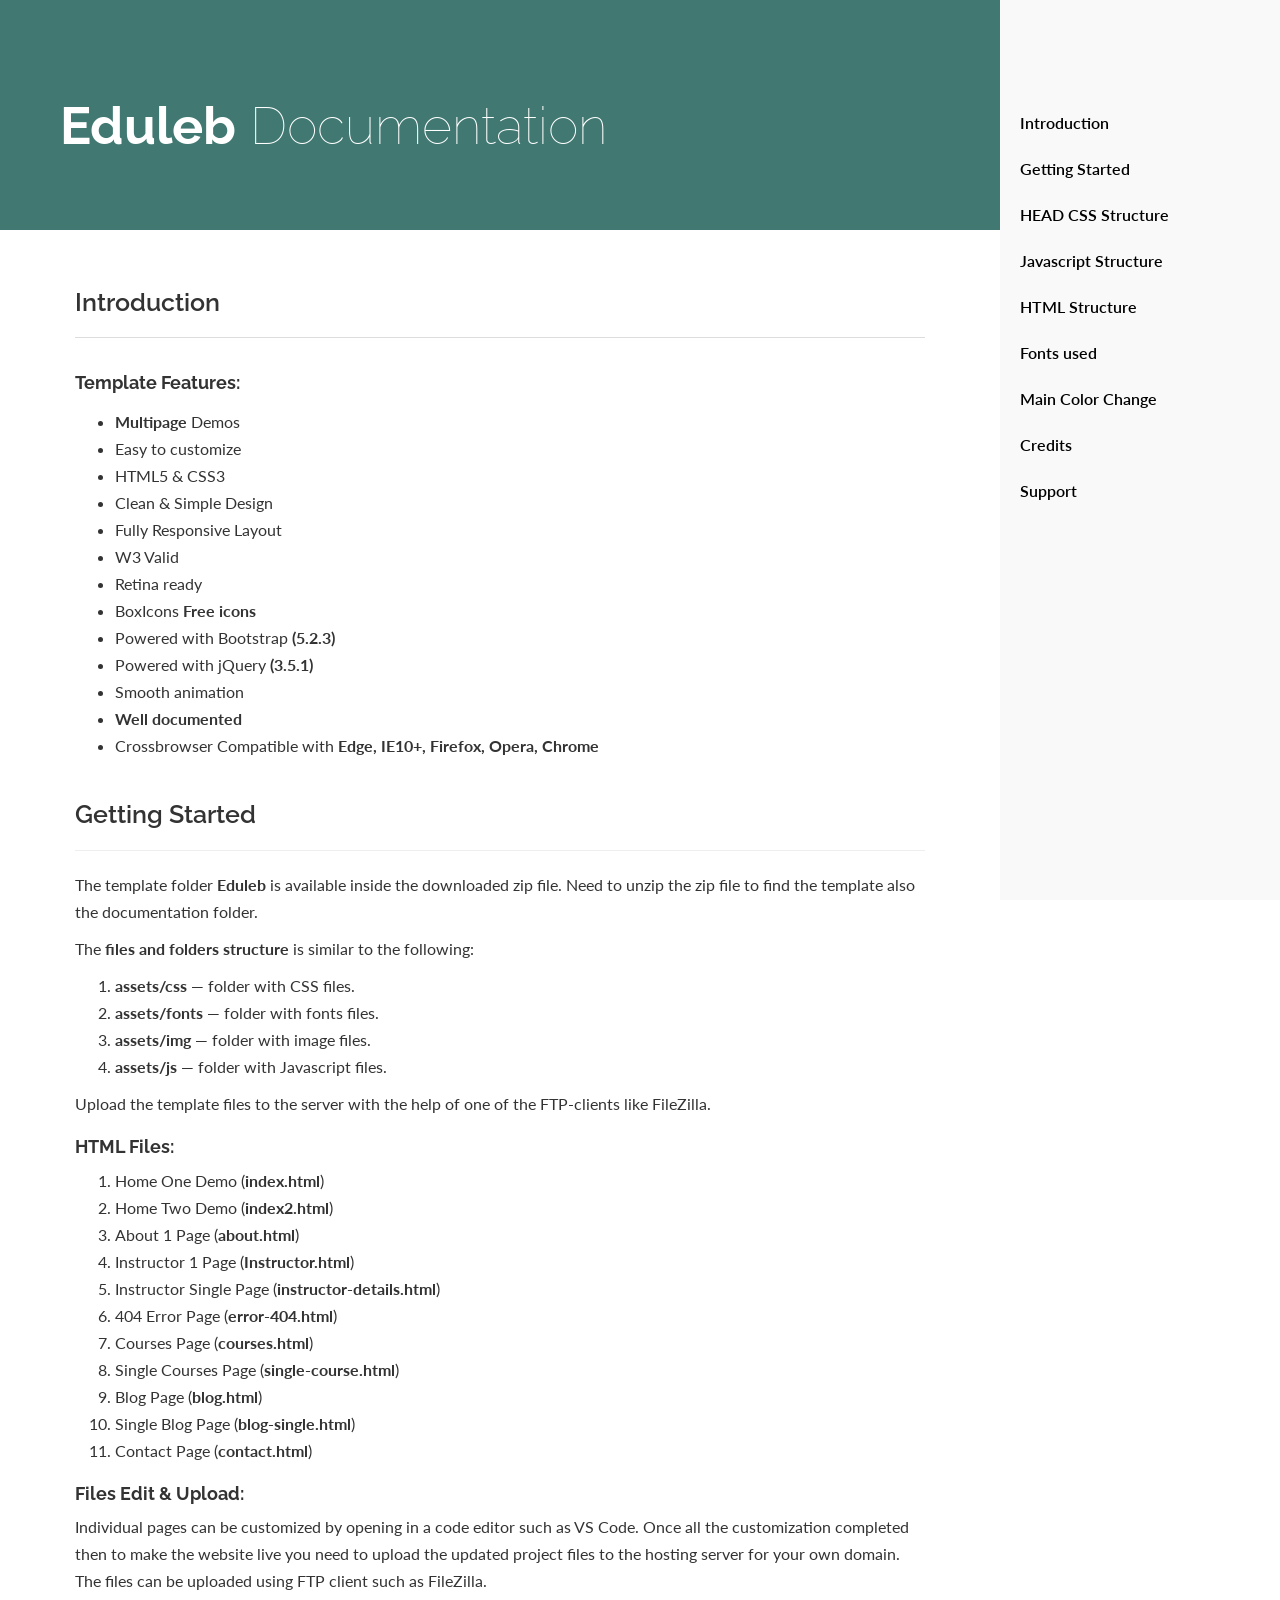
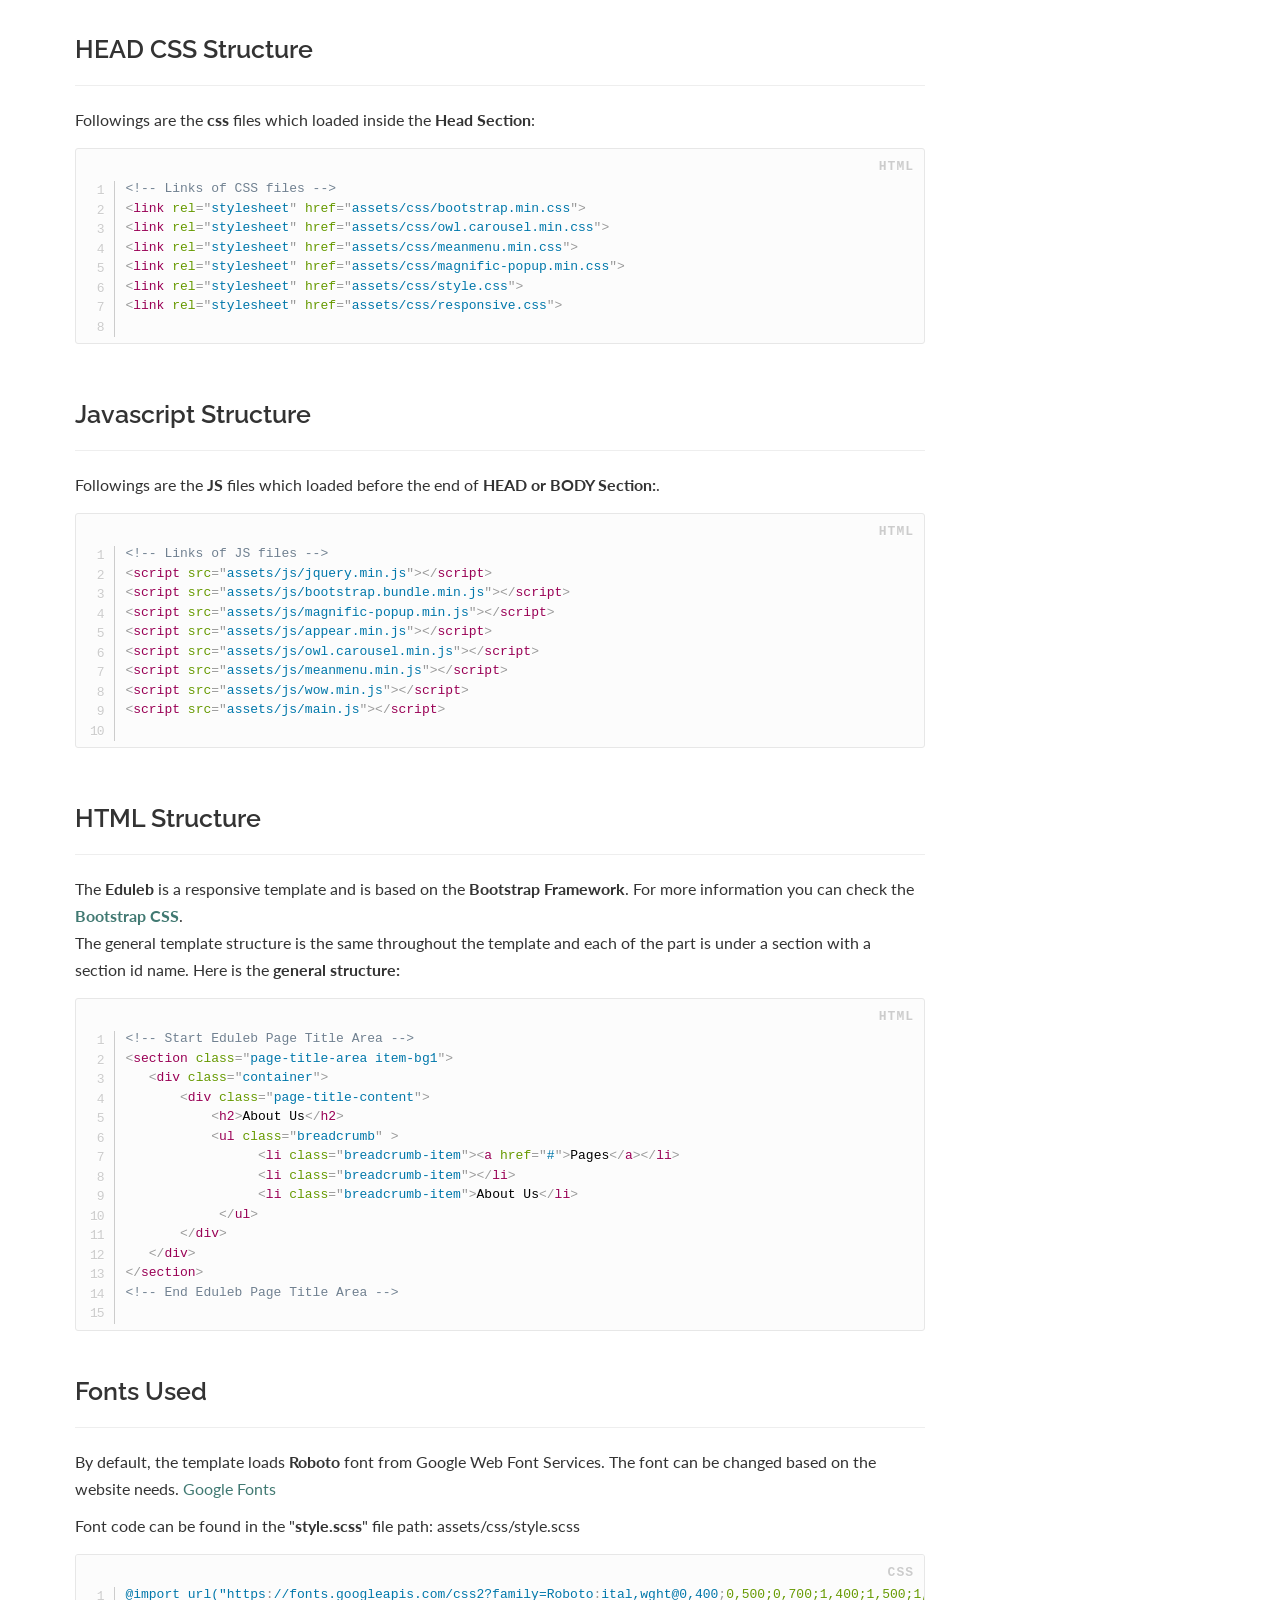
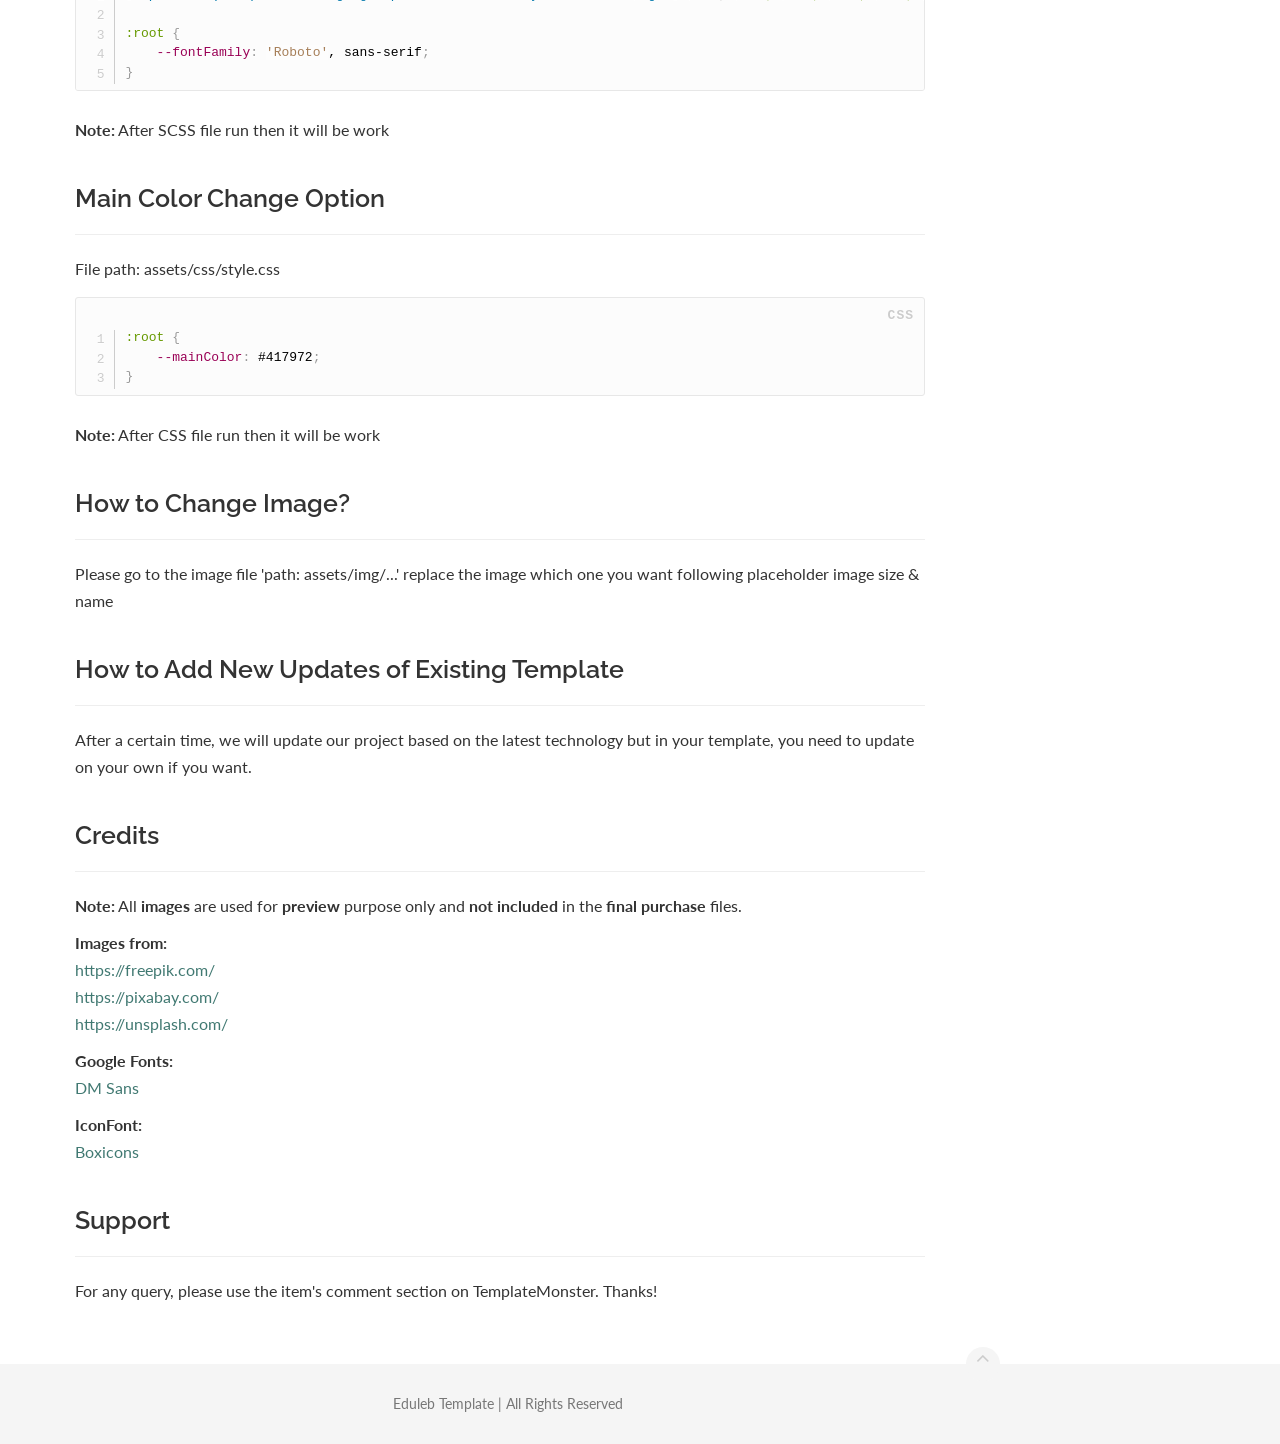
<file: Documentation/index.html>
<!DOCTYPE html>
<html lang="en">
    <head>
        <meta charset="utf-8">
        <meta http-equiv="X-UA-Compatible" content="IE=edge">
        <meta name="viewport" content="width=device-width, initial-scale=1">
        <meta name="description" content="">
        <meta name="keywords" content="">
        <title>Abhyasika</title>
        <!-- Style CSS -->
        <link href="css/all.css" rel="stylesheet">
        <!-- Fonts -->
        <link href="https://fonts.googleapis.com/css?family=Raleway:100,300,400,500%7CLato:300,400" rel="stylesheet" type="text/css">
		<link rel="icon" type="image/png" href="images/favicon.png">
    </head>

    <body data-spy="scroll" data-target=".sidebar" data-offset="200">

        <!-- Sidebar -->
        <aside class="sidebar sidebar-boxed sidebar-dark">  
            <ul class="nav sidenav dropable">
                <li><a href="#introduction">Introduction</a></li>
                <li><a href="#getting_started" title="Getting Started">Getting Started</a></li>
                <li><a href="#head_css_structure" title="HEAD CSS Structure">HEAD CSS Structure</a></li>
                <li><a href="#javascript_structure" title="Javascript Structure">Javascript Structure</a></li>
                <li><a href="#html_structure" title="HTML Structure">HTML Structure</a></li>
                <li><a href="#fonts_used" title="Fonts used">Fonts used</a></li>
                <li><a href="#color-change-option" title="Main Color Change Option">Main Color Change</a></li>
                <li><a href="#credits" title="Credits">Credits</a></li>
                <li><a href="#supports" title="Support">Support</a></li>
            </ul>
        </aside>
        <!-- END Sidebar -->

        <header class="site-header navbar-transparent"> 
            <!-- Banner -->
            <div class="banner auto-size" style="background-color: #417972">
                <div class="container-fluid text-white" style="background-color: #417972;padding-left: 0;">
                    <h1 style="margin: 0; padding: 30px 0;"><strong>Eduleb</strong> Documentation</h1>
                </div>
            </div>
            <!-- END Banner --> 
        </header>
        
        <main class="container-fluid"> 
            <!-- Main content -->
            <article class="main-content" role="main">
                <section id="introduction">
                    <h2 style="margin-top: 0; line-height: 45px;">Introduction</h2>
                    <h6 style="margin-top: 35px; margin-bottom: 15px;"><strong>Template Features:</strong></h6>
                    <ul>
                        <li><strong>Multipage</strong> Demos</li>
                        <li>Easy to customize</li>
                        <li>HTML5 & CSS3</li>
                        <li>Clean & Simple Design</li>
                        <li>Fully Responsive Layout</li>
                        <li>W3 Valid</li>
                        <li>Retina ready</li>
                        <li>BoxIcons <strong>Free icons</strong></li>
                        <li>Powered with Bootstrap <strong>(5.2.3)</strong></li>
                        <li>Powered with jQuery <strong>(3.5.1)</strong></li>
                        <li>Smooth animation</li>
                        <li><strong>Well documented</strong></li>
                        <li>Crossbrowser Compatible with <strong>Edge, IE10+, Firefox, Opera, Chrome</strong></li>
                    </ul>
                </section>
               
                <section id="getting_started">
                    <div class="page-header">
                        <h3 style="margin-top: 0; margin-bottom: 12px;">Getting Started</h3>
                    </div>
                    <p>The template folder <strong>Eduleb</strong> is available inside the downloaded zip file. Need to unzip the zip file to find the template also the documentation folder.</p>
                    <p>The <strong>files and folders structure</strong> is similar to the following:</p>
                    <ol>
                        <li><strong>assets/css</strong> — folder with CSS files.</li>
                        <li><strong>assets/fonts</strong> — folder with fonts files.</li>
                        <li><strong>assets/img</strong> — folder with image files.</li>
                        <li><strong>assets/js</strong> — folder with Javascript files.</li>
                    </ol>
                    <p>Upload the template files to the server with the help of one of the FTP-clients like FileZilla.</p>
                    <h6 style="margin-top: 20px;"><strong>HTML Files:</strong></h6>
                    <ol>
                        <li>Home One Demo (<b>index.html</b>)</li>
                        <li>Home Two Demo (<b>index2.html</b>)</li>
                        <li>About 1 Page (<b>about.html</b>)</li>
                        <li>Instructor 1 Page (<b>Instructor.html</b>)</li>
                        <li>Instructor Single Page (<b>instructor-details.html</b>)</li>
                        <li>404 Error Page (<b>error-404.html</b>)</li>
                        <li>Courses Page (<b>courses.html</b>)</li>
                        <li>Single Courses Page (<b>single-course.html</b>)</li>
                        <li>Blog Page (<b>blog.html</b>)</li>
                        <li>Single Blog Page (<b>blog-single.html</b>)</li>
                        <li>Contact Page (<b>contact.html</b>)</li>
                    </ol>
					<h6 style="margin-top: 20px;"><strong>Files Edit & Upload:</strong></h6>
                    <p>Individual pages can be customized by opening in a code editor such as VS Code. Once all the customization completed then to make the website live you need to upload the updated project files to the hosting server for your own domain. The files can be uploaded using FTP client such as FileZilla.</p>
                </section>
                
                <section id="head_css_structure">
                    <div class="page-header">
                        <h3 style="margin-top: 0; margin-bottom: 12px;">HEAD CSS Structure</h3>
                    </div>
                    <p>Followings are the <strong>css</strong> files which loaded inside the <strong>Head Section</strong>:</p>
<pre class="line-numbers">
<code class="language-markup">
<div>
&lt;!-- Links of CSS files --&gt;
<div>&lt;link rel="stylesheet" href="assets/css/bootstrap.min.css"&gt;</div>
<div>&lt;link rel="stylesheet" href="assets/css/owl.carousel.min.css"&gt;</div>
<div>&lt;link rel="stylesheet" href="assets/css/meanmenu.min.css"&gt;</div>
<div>&lt;link rel="stylesheet" href="assets/css/magnific-popup.min.css"&gt;</div>
<div>&lt;link rel="stylesheet" href="assets/css/style.css"&gt;</div>
<div>&lt;link rel="stylesheet" href="assets/css/responsive.css"&gt;</div>
</div>
</code>
</pre class="brush:css">
                </section>

                <section id="javascript_structure">
                    <div class="page-header">
                        <h3 style="margin-top: 0; margin-bottom: 12px;">Javascript Structure</h3>
                    </div>
                    <p>Followings are the <strong>JS</strong> files which loaded before the end of <strong>HEAD or BODY Section:</strong>.</p>
<pre class="line-numbers">
<code class="language-markup">
<div>
&lt;!-- Links of JS files --&gt;
<div>&lt;script src="assets/js/jquery.min.js"&gt;&lt;/script&gt;</div>
<div>&lt;script src="assets/js/bootstrap.bundle.min.js"&gt;&lt;/script&gt;</div>
<div>&lt;script src="assets/js/magnific-popup.min.js"&gt;&lt;/script&gt;</div>
<div>&lt;script src="assets/js/appear.min.js"&gt;&lt;/script&gt;</div>
<div>&lt;script src="assets/js/owl.carousel.min.js"&gt;&lt;/script&gt;</div>
<div>&lt;script src="assets/js/meanmenu.min.js"&gt;&lt;/script&gt;</div>
<div>&lt;script src="assets/js/wow.min.js"&gt;&lt;/script&gt;</div>
<div>&lt;script src="assets/js/main.js"&gt;&lt;/script&gt;</div>
</div>
</code>
</pre>
                </section>
                
                <section id="html_structure" style="padding-bottom: 0;">
                    <div class="page-header">
                        <h3 style="margin-top: 0; margin-bottom: 12px;">HTML Structure</h3>
                    </div>
                    The <strong>Eduleb</strong> is a responsive template and is based on the <strong>Bootstrap Framework</strong>. For more information you can check the <a target="_blank" href="https://getbootstrap.com/"><strong>Bootstrap CSS</strong></a>.
                    <p>The general template structure is the same throughout the template and each of the part is under a section with a section id name. Here is the <strong>general structure:</strong></p>
<pre class="line-numbers">
<code class="language-markup">
<div>
<div>&lt;!-- Start Eduleb Page Title Area --&gt;</div>
<div>&lt;section class="page-title-area item-bg1"&gt;</div>
<div>   &lt;div class="container"&gt;</div>
<div>       &lt;div class="page-title-content"&gt;</div>
<div>           &lt;h2&gt;About Us&lt;/h2&gt;</div>
<div>           &lt;ul class="breadcrumb" &gt;
                <div> &lt;li class="breadcrumb-item"&gt;&lt;a href="#"&gt;Pages&lt;/a&gt;&lt;/li&gt;</div> 
                <div> &lt;li class="breadcrumb-item"&gt;&lt;/li&gt;</div> 
                <div> &lt;li class="breadcrumb-item"&gt;About Us&lt;/li&gt;</div> 
            &lt;/ul&gt;</div>
<div>       &lt;/div&gt;</div>
<div>   &lt;/div&gt;</div>
<div>&lt;/section&gt;</div>
<div>&lt;!-- End Eduleb Page Title Area --&gt;</div>
</div>
</code>
</pre>
                </section>

                <section id="fonts_used">
                    <div class="page-header">
                        <h3 style="margin-bottom: 12px;">Fonts Used</h3>
                    </div>
                    <p>By default, the template loads <strong>Roboto</strong> font from Google Web Font Services. The font can be changed based on the website needs. <a target="_blank" href="https://fonts.google.com/">Google Fonts</a></p>
                    <p>
						Font code can be found in the &quot;<strong>style.scss</strong>&quot; file path: assets/css/style.scss
					</p>
<pre class="line-numbers">
<code class="language-css">
    @import url("https://fonts.googleapis.com/css2?family=Roboto:ital,wght@0,400;0,500;0,700;1,400;1,500;1,700&display=swap");

:root {
    --fontFamily: 'Roboto', sans-serif;
}
</code>
</pre>
<p><b>Note:</b> After SCSS file run then it will be work</p>
                </section>
				 
				<section id="color-change-option">
					<div class="page-header">
						<h3 style="margin-top: 0; margin-bottom: 12px;">Main Color Change Option</h3>
					</div>
					<p>File path: assets/css/style.css</p>

<pre class="line-numbers">
<code class="language-css">
:root {
    --mainColor: #417972;
}
</code>
</pre>
<p><b>Note:</b> After CSS file run then it will be work</p>
                </section>
				 
				 
				<section id="how-to-change-image">
                    <div class="page-header">
                        <h3 style="margin-top: 0; margin-bottom: 12px;">How to Change Image?</h3>
                    </div>
					<p>Please go to the image file 'path: assets/img/...' replace the image which one you want following placeholder image size & name</p>
                </section>
				 
				<section>
                    <div class="page-header">
                        <h3 style="margin-top: 0; margin-bottom: 12px;">How to Add New Updates of Existing Template</h3>
                    </div>
					<p>After a certain time, we will update our project based on the latest technology but in your template, you need to update on your own if you want.</p>
                </section>
		 
                <section id="credits">
                    <div class="page-header">
                        <h3 style="margin-top: 0; margin-bottom: 12px;">Credits</h3>
                    </div>
                    <p><strong>Note:</strong> All <strong>images</strong> are used for <strong>preview</strong> purpose only and <strong>not included</strong> in the <strong>final purchase</strong> files.</p>
                    <p><strong>Images from:</strong><br />
                        <a target="_blank" href="https://www.freepik.com/">https://freepik.com/</a><br />
                        <a target="_blank" href="https://pixabay.com/">https://pixabay.com/</a><br />
                        <a target="_blank" href="https://unsplash.com/">https://unsplash.com/</a><br />
                    </p>
                    <p>
                        <strong>Google Fonts:</strong><br/>
                        <a target="_blank" href="https://fonts.google.com/specimen/DM+Sans">DM Sans</a><br>
                    </p>
                    <p><strong>IconFont:</strong><br>
						<a target="_blank" href="https://boxicons.com/">Boxicons</a><br></p>
                </section>
                
                <section id="supports">
                    <div class="page-header">
                        <h3 style="margin-top: 0; margin-bottom: 12px;">Support</h3>
                    </div>
                    <p>For any query, please use the item's comment section on TemplateMonster. Thanks!</p>
                </section>
            </article>
            <!-- END Main content --> 
        </main>

        <!-- Footer -->
        <footer class="site-footer text-center">
            <div class="container-fluid"> <a id="scroll-up" href="#"><i class="fa fa-angle-up"></i></a>
                <p>Eduleb Template | All Rights Reserved</p>
            </div>
        </footer>
        <!-- END Footer -->
		
		<!-- Scripts -->
        <script src="js/all.js"></script>
        <script src="js/main.js"></script>
    </body>
</html>
</file>
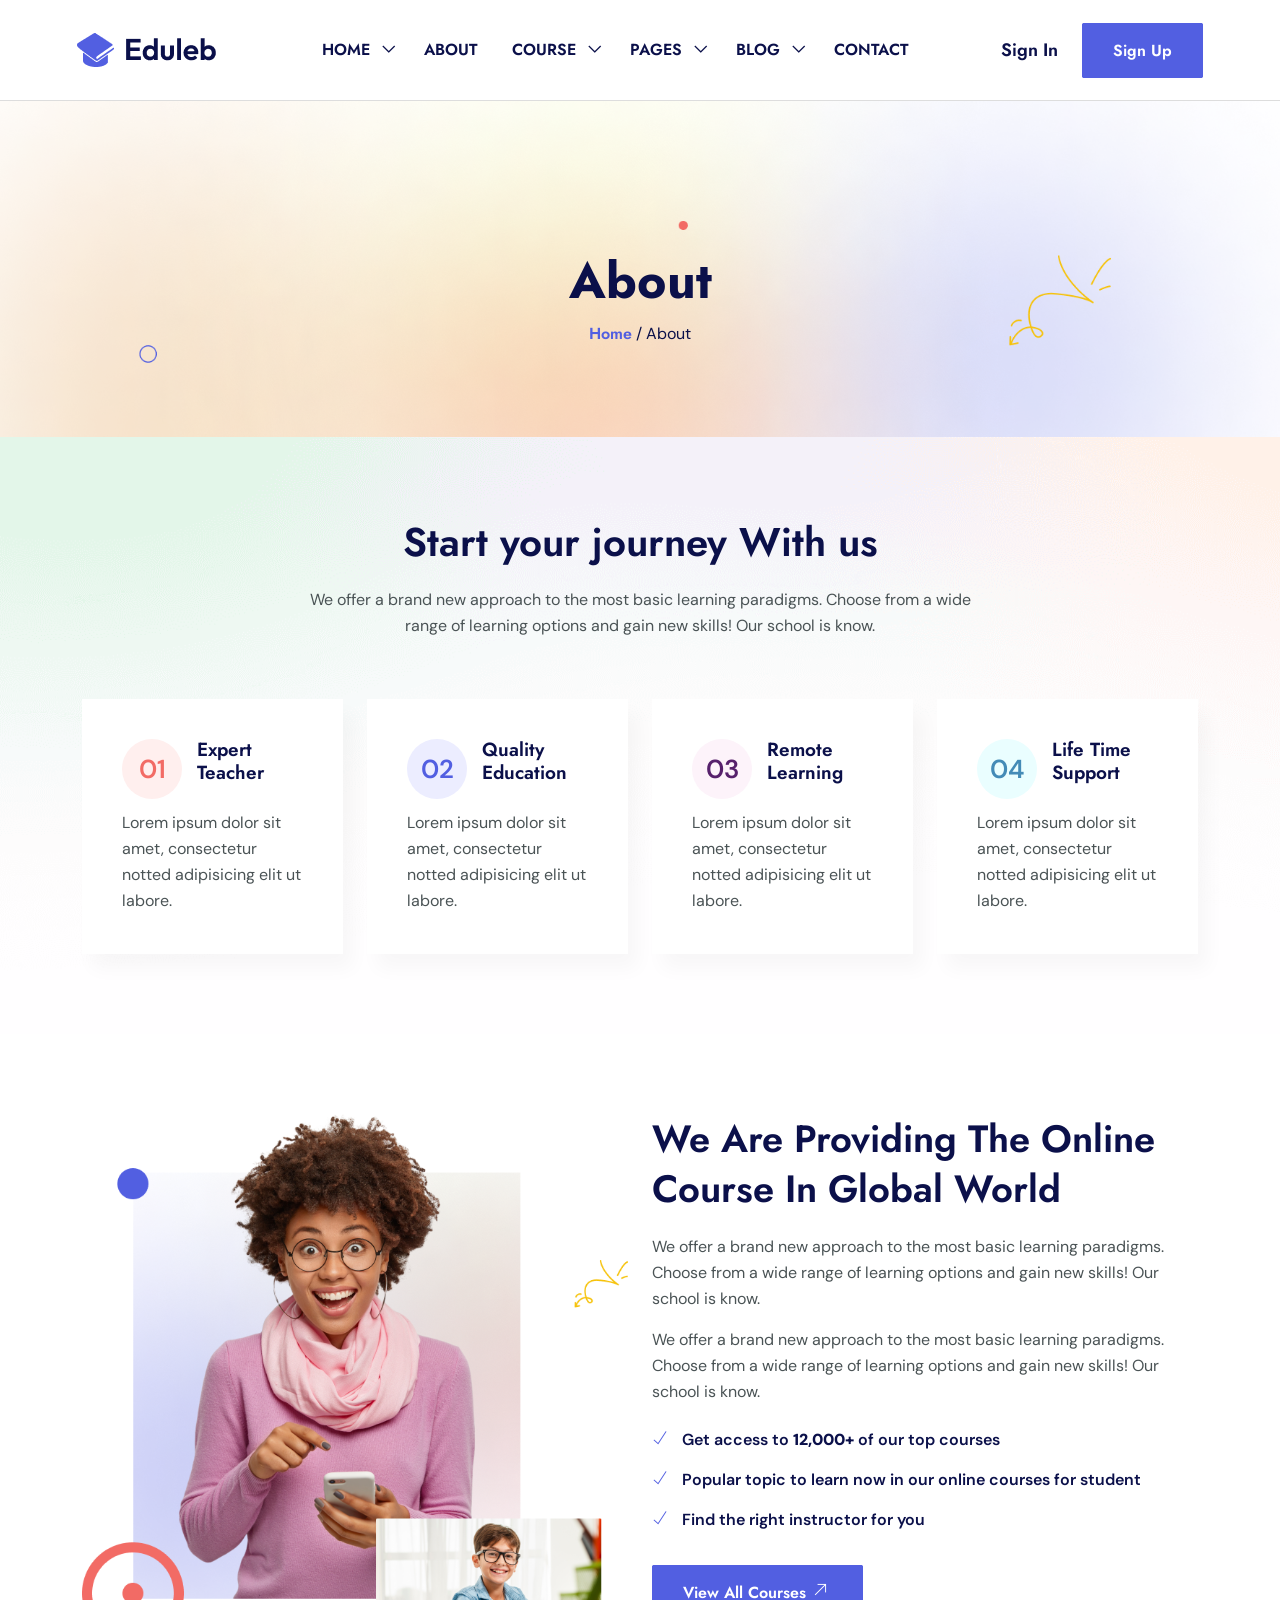
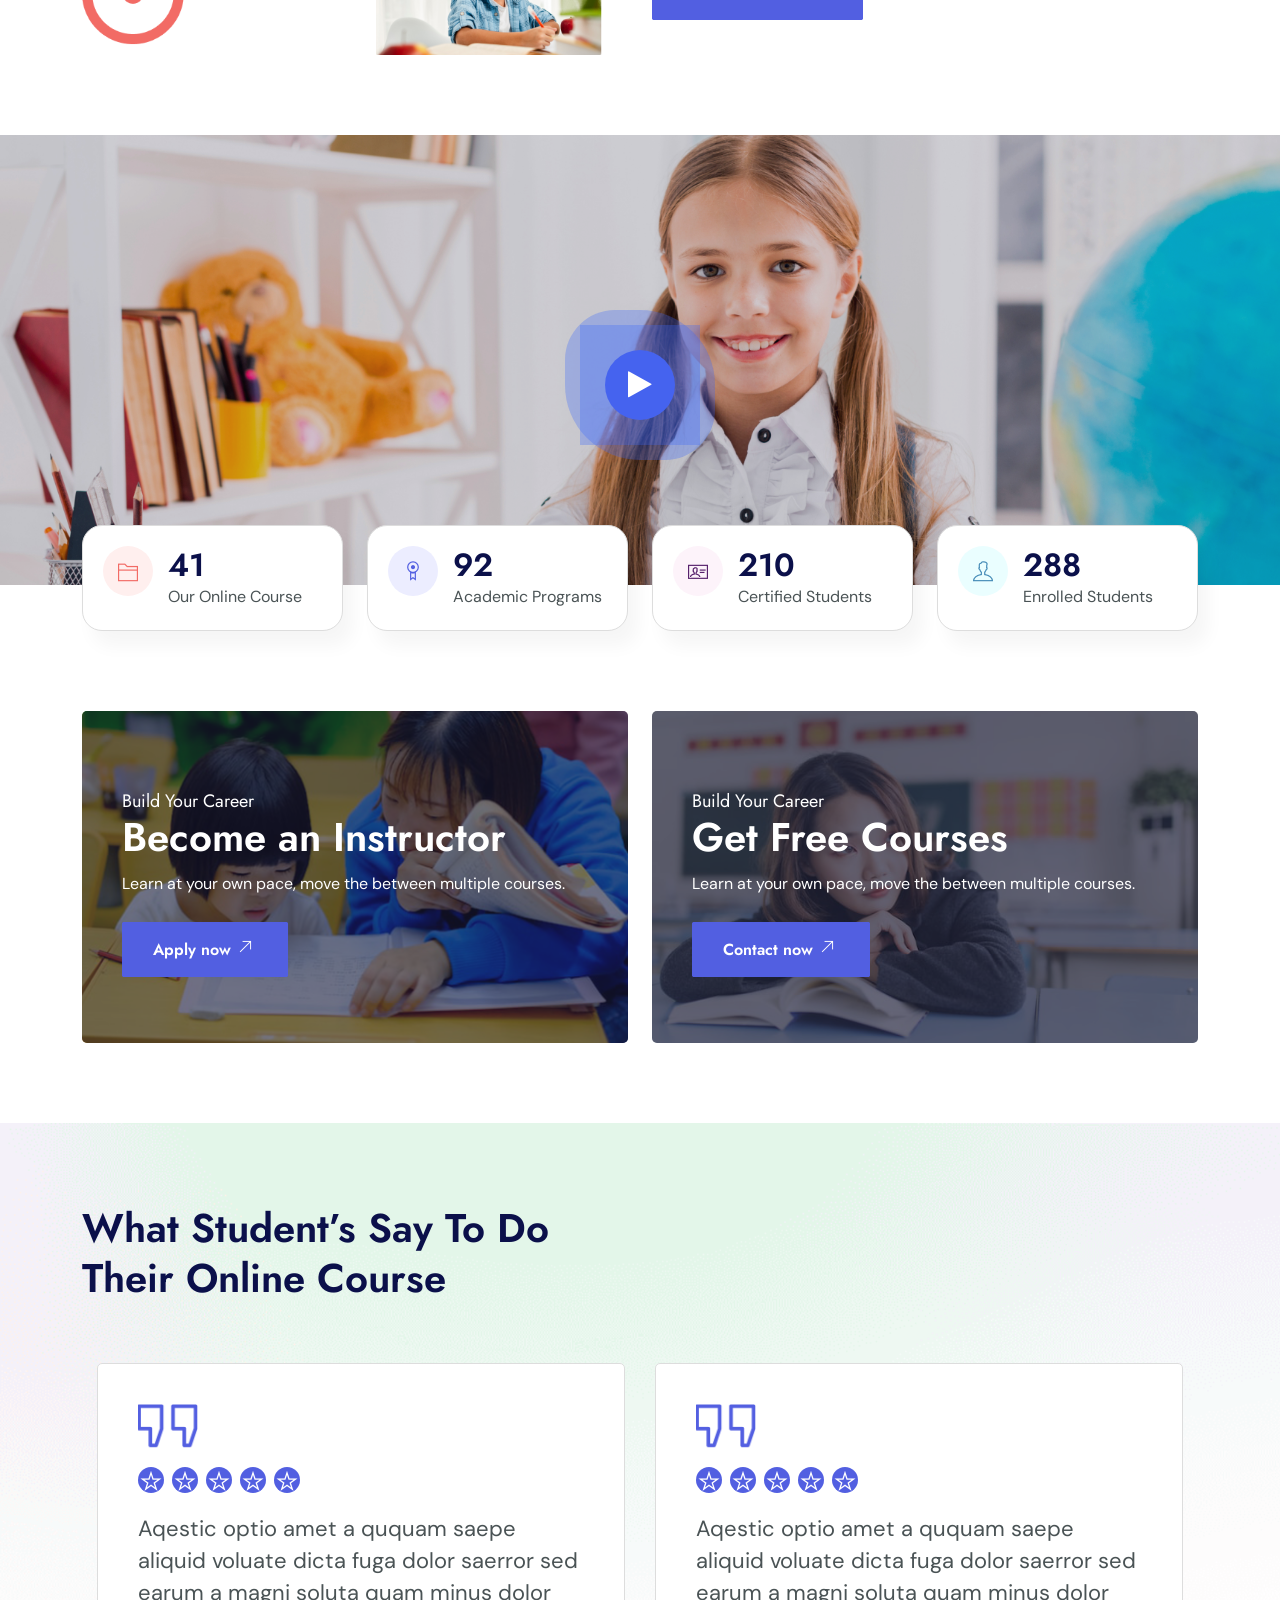
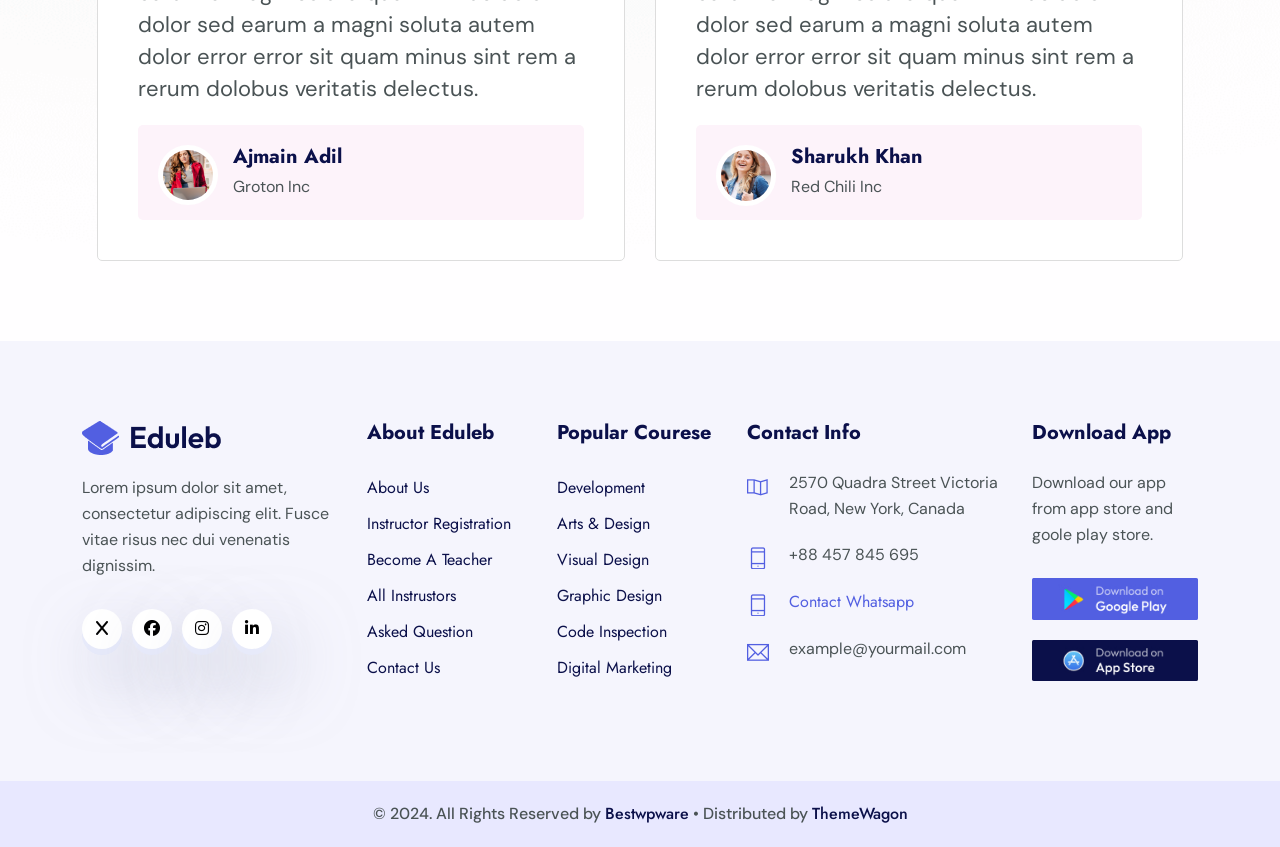
<file: about.html>
<!DOCTYPE html>
<html lang="en">

	<head>
		<!-- Meta -->
		<meta charset="utf-8">
		<meta http-equiv="X-UA-Compatible" content="IE=edge">
		<meta name="viewport" content="width=device-width, initial-scale=1, shrink-to-fit=no">
		<!-- The above 3 meta tags *must* come first in the head; any other head content must come *after* these tags -->
		<meta name="description" content="Eduleb - Education HTML Template">
		<meta name="keywords" content="agency, business, corporate, creative, html5, modern, multipurpose, One Page, parallax, startup">		
		<!-- SITE TITLE -->
		<title>Eduleb - Education HTML Template</title>			
		<!-- Latest Bootstrap min CSS -->
		<link rel="stylesheet" href="assets/bootstrap/css/bootstrap.min.css">		
		<!-- Google Font -->
		<link href="https://fonts.googleapis.com/css2?family=DM+Sans:ital,opsz,wght@0,9..40,100..1000;1,9..40,100..1000&display=swap" rel="stylesheet">
		<link href="https://fonts.googleapis.com/css2?family=Jost:ital,wght@0,100..900;1,100..900&display=swap" rel="stylesheet">
		<!-- Font Awesome CSS -->
		<link rel="stylesheet" href="https://cdnjs.cloudflare.com/ajax/libs/font-awesome/6.5.2/css/all.min.css">
		<link rel="stylesheet" href="assets/fonts/font-awesome.min.css">
		<link rel="stylesheet" href="assets/fonts/themify-icons.css">
		<!--- owl carousel Css-->
		<link rel="stylesheet" href="assets/owlcarousel/css/owl.carousel.css">
		<link rel="stylesheet" href="assets/owlcarousel/css/owl.theme.css">	
		<!--jquery-simple-mobilemenu Css-->
        <link rel="stylesheet" href="assets/css/jquery-simple-mobilemenu.css">			
		<!-- MAGNIFIC CSS -->
		<link rel="stylesheet" href="assets/css/magnific-popup.css">		
		<!-- animate CSS -->
		<link rel="stylesheet" href="assets/css/animate.css">	
		<!-- Style CSS -->					
		<link rel="stylesheet" href="assets/css/style.css">					
		<!-- HTML5 shim and Respond.js IE8 support of HTML5 elements and media queries -->
		<!-- WARNING: Respond.js doesn't work if you view the page via file:// -->
		<!--[if lt IE 9]>
		  <script src="https://oss.maxcdn.com/html5shiv/3.7.2/html5shiv.min.js"></script>
		  <script src="https://oss.maxcdn.com/respond/1.4.2/respond.min.js"></script>
		<![endif]-->
	</head>
	
    <body data-spy="scroll" data-offset="80">

		<!-- START PRELOADER -->
		<div class="preloaders">
			<span class="loader"></span>
		</div>
		<!-- END PRELOADER -->		

		<!-- START NAVBAR -->  
		<div id="navigation" class="navbar-light bg-faded site-navigation">
			<div class="container-fluid">
				<div class="row">
					<div class="col-20 align-self-center">
						<div class="site-logo">
							<a href="index.html"><img src="assets/img/logo.png" alt=""></a>          				
						</div>
					</div><!--- END Col -->
					
					<div class="col-60 d-flex">
						<nav id="main-menu">
							<ul>
								<li class="menu-item-has-children"><a href="#">Home</a>
									<ul>										
										<li><a href="index.html">Home 01</a></li>
										<li><a href="index2.html">Home 02</a></li>
									</ul>
								</li>
								<li><a href="about.html">About</a></li>				  				  
								<li class="menu-item-has-children"><a href="course.html">Course</a>
									<ul>										
										<li><a href="course.html">Course</a></li>
										<li><a href="course_details.html">Course Details</a></li>
									</ul>
								</li>								
								<li class="menu-item-has-children"><a href="#">Pages</a>
									<ul>										
										<li><a href="instructor.html">Instructor</a></li>
										<li><a href="ins_details.html">Instructor Details</a></li>
										<li><a href="pricing.html">Pricing Plan</a></li>
										<li><a href="faq.html">Faq Page</a></li>			
										<li><a href="404.html">404</a></li>				
									</ul>
								</li>							
								<li class="menu-item-has-children"><a href="blog.html">Blog</a>
									<ul>										
										<li><a href="blog.html">Blog</a></li>
										<li><a href="blog_single.html">Blog Details</a></li>
									</ul>
								</li>							  
								<li><a href="contact.html">Contact</a></li>
							</ul>
						</nav>
					</div><!--- END Col -->
					
					<div class="col-20 d-none d-xl-block text-end align-self-center">
						<a href="#" class="header-btn">Sign In</a>
						<a href="contact.html" class="btn_one">Sign Up</a>
					</div><!--- END Col -->
					
					<ul class="mobile_menu">						
						<li><a href="#">Home</a>
							<ul class="sub-menu">										
								<li><a href="index.html">Home 01</a></li>
								<li><a href="index2.html">Home 02</a></li>						
							</ul>
						</li>	
						<li><a href="about.html">About</a></li>						
						<li><a href="#">Course</a>
							<ul class="sub-menu">										
								<li><a href="course.html">Course</a></li>
								<li><a href="course_details.html">Course Deails</a></li>									
							</ul>
						</li>
						<li><a href="#">Pages</a>
							<ul class="sub-menu">									
								<li><a href="instructor.html">Instructor</a></li>
								<li><a href="ins_details.html">Instructor Details</a></li>
								<li><a href="pricing.html">Pricing Plan</a></li>
								<li><a href="faq.html">Faq Page</a></li>			
								<li><a href="404.html">404</a></li>							
							</ul>
						</li>			
						<li><a href="blog.html">Blog</a>
							<ul class="sub-menu">										
								<li><a href="blog.html">Blog</a></li>
								<li><a href="blog_single.html">Blog Details</a></li>
							</ul>
						</li>						
						<li><a href="contact.html">Contact</a></li>
					</ul>			
				</div><!--- END ROW -->
			</div><!--- END CONTAINER -->
		</div> 	  
		<!-- END NAVBAR -->		

		<!-- START SECTION TOP -->
		<section class="section-top">
			<div class="container">
				<div class="col-lg-10 offset-lg-1 text-center">
					<div class="section-top-title wow fadeInRight" data-wow-duration="1s" data-wow-delay="0.3s" data-wow-offset="0">
						<h1>About</h1>
						<ul>
							<li><a href="index.html">Home</a></li>
							<li> / About</li>
						</ul>
					</div><!-- //.HERO-TEXT -->
				</div><!--- END COL -->
			</div><!--- END CONTAINER -->
		</section>	
		<!-- END SECTION TOP -->
		
	<!-- START CATEGORY -->
	<section class="top_cat__area section-padding" style="background-image: url(assets/img/bg/shape-1.png);  background-size:cover; background-position: center center;">
		<div class="container">									
			<div class="section-title text-center">
				<h2>Start your journey With us</h2>
				<p>We offer a brand new approach to the most basic learning paradigms. Choose from a wide range of learning options and gain new skills! Our school is know.</p>
			</div>						
			<div class="row">					
				<div class="col-lg-3 col-sm-6 col-xs-12 wow fadeInUp" data-wow-duration="1s" data-wow-delay="0.2s" data-wow-offset="0">
					<div class="single_tp">
						<span class="sc_one">01</span>
						<h3>Expert <br />Teacher</h3>
						<p>Lorem ipsum dolor sit amet, consectetur notted adipisicing elit ut labore.</p>
					</div>
				</div><!-- END COL -->			
				<div class="col-lg-3 col-sm-6 col-xs-12 wow fadeInUp" data-wow-duration="1s" data-wow-delay="0.3s" data-wow-offset="0">
					<div class="single_tp">
						<span class="sc_two">02</span>
						<h3>Quality <br />Education</h3>
						<p>Lorem ipsum dolor sit amet, consectetur notted adipisicing elit ut labore.</p>
					</div>
				</div><!-- END COL -->			
				<div class="col-lg-3 col-sm-6 col-xs-12 wow fadeInUp" data-wow-duration="1s" data-wow-delay="0.4s" data-wow-offset="0">
					<div class="single_tp">
						<span class="sc_three">03</span>
						<h3>Remote <br />Learning</h3>
						<p>Lorem ipsum dolor sit amet, consectetur notted adipisicing elit ut labore.</p>
					</div>
				</div><!-- END COL -->	
				<div class="col-lg-3 col-sm-6 col-xs-12 wow fadeInUp" data-wow-duration="1s" data-wow-delay="0.4s" data-wow-offset="0">
					<div class="single_tp">
						<span class="sc_four">04</span>
						<h3>Life Time <br />Support</h3>
						<p>Lorem ipsum dolor sit amet, consectetur notted adipisicing elit ut labore.</p>
					</div>
				</div><!-- END COL -->							
			</div><!-- END ROW -->
		</div><!--- END CONTAINER -->
	</section>
	<!-- END CATEGORY -->		
		
	<!-- START ABOUT US -->
	<section class="ab_area section-padding">
		<div class="container">									
			<div class="row">								
				<div class="col-lg-6 col-sm-12 col-xs-12 wow fadeInUp" data-wow-duration="1s" data-wow-delay="0.2s" data-wow-offset="0">
					<div class="ab_img">
						<img src="assets/img/about1.png" class="img-fluid" alt="image">
					</div>
				</div><!--- END COL -->						
				<div class="col-lg-6 col-sm-12 col-xs-12 wow fadeInUp" data-wow-duration="1s" data-wow-delay="0.1s" data-wow-offset="0">
					<div class="ab_content">
						<h2>We Are Providing The Online Course In Global World</h2>
						<p>We offer a brand new approach to the most basic learning paradigms. Choose from a wide range of learning options and gain new skills! Our school is know.</p>
						<p>We offer a brand new approach to the most basic learning paradigms. Choose from a wide range of learning options and gain new skills! Our school is know.</p>
						<ul>
							<li><span class="ti-check"></span> Get access to <b>12,000+</b> of our top courses</li>
							<li><span class="ti-check"></span> Popular topic to learn now in our online courses for student</li>
							<li><span class="ti-check"></span> Find the right instructor for you</li>
						</ul>
						<a class="btn_one" href="course.html">View All Courses <i class="ti-arrow-top-right"></i></a>
					</div>
				</div><!--- END COL -->							  
			</div><!--- END ROW -->
		</div><!--- END CONTAINER -->
	</section>
	<!-- END ABOUT US -->	
	
		<!-- START VIDEO -->
		<section class="vid_area va2" style="background-image: url(assets/img/bg/video.jpg);  background-size:cover; background-position: center center;">
			<div class="container">																
				<div class="row">
					<div class="col-lg-12 vp_top wow fadeInUDown" data-wow-duration="1s" data-wow-delay="0.2s" data-wow-offset="0">
						<div class="video-area2">
							<a href="https://www.youtube.com/watch?v=RXv_uIN6e-Y" class="magnific_popup video-button"><i class="fa fa-play"></i></a>
						</div>
					</div><!--- END COL -->	
				</div><!--- END ROW -->
			</div><!--- END CONTAINER -->
		</section>
		<!-- END VIDEO -->

		<!-- START COUNTER -->
		<section class="count_area counter_feature">
			<div class="container">
				<div class="row">
					<div class="col-lg-3 col-sm-6 col-xs-12">
						<div class="single-counter">
							<span class="ti-folder sc_one"></span>
							<h2 class="counter-num">134</h2>
							<p>Our Online Course</p>
						</div>							
					</div>
					<div class="col-lg-3 col-sm-6 col-xs-12">
						<div class="single-counter">
							<span class="ti-medall-alt sc_two"></span>
							<h2 class="counter-num">299</h2>
							<p>Academic Programs</p>
						</div>
					</div><!-- END COL -->
					<div class="col-lg-3 col-sm-6 col-xs-12">
						<div class="single-counter">
							<span class="ti-id-badge sc_three"></span>
							<h2 class="counter-num">684</h2>
							<p>Certified Students</p>
						</div>
					</div><!-- END COL -->
					<div class="col-lg-3 col-sm-6 col-xs-12">
						<div class="single-counter">
							<span class="ti-user sc_four"></span>
							<h2 class="counter-num">941</h2>
							<p>Enrolled Students</p>
						</div>
					</div><!-- END COL -->						
				</div><!--- END ROW -->
			</div><!--- END CONTAINER -->		
		</section>
		<!-- END COUNTER -->

	<!-- START INSTRUCTOR+FREE COURSE -->
	<section class="insfreecourse section-padding">
		<div class="container">									
			<div class="row">								
				<div class="col-lg-6 col-sm-12 col-xs-12 wow fadeInUp" data-wow-duration="1s" data-wow-delay="0.2s" data-wow-offset="0">
					<div class="single_ins" style="background-image: url(assets/img/ins1.png);  background-size:cover; background-position: center center;">
						<div class="single_ins_content">
							<h4>Build Your Career</h4>
							<h1>Become an Instructor</h1>
							<p>Learn at your own pace, move the between multiple courses. </p>
							<a class="btn_one" href="#">Apply now <i class="ti-arrow-top-right"></i></a>
						</div>
					</div>
				</div><!--- END COL -->				
				<div class="col-lg-6 col-sm-12 col-xs-12 wow fadeInUp" data-wow-duration="1s" data-wow-delay="0.2s" data-wow-offset="0">
					<div class="single_ins" style="background-image: url(assets/img/ins2.png);  background-size:cover; background-position: center center;">
						<div class="single_ins_content">
							<h4>Build Your Career</h4>
							<h1>Get Free Courses</h1>
							<p>Learn at your own pace, move the between multiple courses. </p>
							<a class="btn_one" href="#">Contact now <i class="ti-arrow-top-right"></i></a>
						</div>
					</div>
				</div><!--- END COL -->								  
			</div><!--- END ROW -->
		</div><!--- END CONTAINER -->
	</section>
	<!-- END INSTRUCTOR+FREE COURSE -->				

		<!-- START TESTIMONIALS -->
		<section class="testi_area section-padding">
			<div class="container">
				<div class="section-title">
					<h2>What Student’s Say To Do <br />Their Online Course</h2>
				</div>						
				<div class="row">					
					<div class="col-lg-12 col-sm-12 col-xs-12">
						<div id="testimonial-slider2" class="owl-carousel">
							<div class="testimonial">
								<img src="assets/img/quote.png" alt="" />
								<div class="testimonial_content">													
									<i class="ti-star"></i>
									<i class="ti-star"></i>
									<i class="ti-star"></i>
									<i class="ti-star"></i>
									<i class="ti-star"></i>
									<p>Aqestic optio amet a ququam saepe aliquid voluate dicta fuga dolor saerror sed earum a magni soluta quam minus dolor dolor sed earum a magni soluta autem dolor error error sit quam minus sint rem a rerum dolobus veritatis delectus.</p>
								</div>
								<div class="testi_pic_title">
									<img src="assets/img/testimonial/1.png" alt="">
									<h4>Ajmain Adil</h4>
									<p>Groton Inc</p>
								</div>
							</div><!-- END TESTIMONIAL -->
							<div class="testimonial">
							<img src="assets/img/quote.png" alt="" />
								<div class="testimonial_content">													
									<i class="ti-star"></i>
									<i class="ti-star"></i>
									<i class="ti-star"></i>
									<i class="ti-star"></i>
									<i class="ti-star"></i>
									<p>Aqestic optio amet a ququam saepe aliquid voluate dicta fuga dolor saerror sed earum a magni soluta quam minus dolor dolor sed earum a magni soluta autem dolor error error sit quam minus sint rem a rerum dolobus veritatis delectus.</p>
								</div>
								<div class="testi_pic_title">
									<img src="assets/img/testimonial/2.png" alt="">
									<h4>Sharukh Khan</h4>
									<p>Red Chili Inc</p>
								</div>
							</div><!-- END TESTIMONIAL -->
							<div class="testimonial">
								<img src="assets/img/quote.png" alt="" />
								<div class="testimonial_content">													
									<i class="ti-star"></i>
									<i class="ti-star"></i>
									<i class="ti-star"></i>
									<i class="ti-star"></i>
									<i class="ti-star"></i>
									<p>Aqestic optio amet a ququam saepe aliquid voluate dicta fuga dolor saerror sed earum a magni soluta quam minus dolor dolor sed earum a magni soluta autem dolor error error sit quam minus sint rem a rerum dolobus veritatis delectus.</p>
								</div>
								<div class="testi_pic_title">
									<img src="assets/img/testimonial/3.png" alt="">
									<h4>Anushka sharma</h4>
									<p>Naika Company</p>
								</div>
							</div><!-- END TESTIMONIAL -->
							<div class="testimonial">
								<img src="assets/img/quote.png" alt="" />
								<div class="testimonial_content">													
									<i class="ti-star"></i>
									<i class="ti-star"></i>
									<i class="ti-star"></i>
									<i class="ti-star"></i>
									<i class="ti-star"></i>
									<p>Aqestic optio amet a ququam saepe aliquid voluate dicta fuga dolor saerror sed earum a magni soluta quam minus dolor dolor sed earum a magni soluta autem dolor error error sit quam minus sint rem a rerum dolobus veritatis delectus.</p>
								</div>
								<div class="testi_pic_title">
									<img src="assets/img/testimonial/4.png" alt="">
									<h4>Ajmain Adil</h4>
									<p>Groton Inc</p>
								</div>
							</div><!-- END TESTIMONIAL -->
							<div class="testimonial">
								<img src="assets/img/quote.png" alt="" />
								<div class="testimonial_content">													
									<i class="ti-star"></i>
									<i class="ti-star"></i>
									<i class="ti-star"></i>
									<i class="ti-star"></i>
									<i class="ti-star"></i>
									<p>Aqestic optio amet a ququam saepe aliquid voluate dicta fuga dolor saerror sed earum a magni soluta quam minus dolor dolor sed earum a magni soluta autem dolor error error sit quam minus sint rem a rerum dolobus veritatis delectus.</p>
								</div>
								<div class="testi_pic_title">
									<img src="assets/img/testimonial/5.png" alt="">
									<h4>Ajmain Adil</h4>
									<p>Groton Inc</p>
								</div>
							</div><!-- END TESTIMONIAL -->
						</div><!-- END TESTIMONIAL SLIDER -->
					</div><!-- END COL -->		
				</div><!--- END ROW -->
			</div><!--- END CONTAINER -->		
		</section>
		<!-- END TESTINUNIALS -->		
		
		<!-- START FOOTER -->
		<div class="footer section-padding">
			<div class="container">				
				<div class="row">						
					<div class="col-lg-3 col-sm-6 col-xs-12">
						<div class="single_footer">
							<a href="index.html"><img src="assets/img/logo.png" alt=""></a>         
							<p>Lorem ipsum dolor sit amet, consectetur adipiscing elit. Fusce vitae risus nec dui venenatis dignissim.</p>
							<div class="social_profile">
								<ul>
									<li><a class="f_facebook" href="#"><i class="fa-solid fa-x"></i></a></li>
									<li><a class="f_twitter" href="#"><i class="fa-brands fa-facebook-f"></i></a></li>
									<li><a class="f_instagram"href="#"><i class="fa-brands fa-instagram"></i></a></li>
									<li><a class="f_linkedin" href="#"><i class="fa-brands fa-linkedin-in"></i></a></li>
								</ul>
							</div>
						</div>			
					</div><!--- END COL -->						
					<div class="col-lg-2 col-sm-6 col-xs-12">
						<div class="single_footer">
							<h4>About Eduleb</h4>
							<ul>
								<li><a href="#">About us</a></li>
								<li><a href="#">Instructor Registration</a></li>
								<li><a href="#">Become A Teacher</a></li>
								<li><a href="#">All Instrustors</a></li>
								<li><a href="#">Asked Question</a></li>
								<li><a href="#">Contact us</a></li>
							</ul>
						</div>
					</div><!--- END COL -->	
					<div class="col-lg-2 col-sm-6 col-xs-12">
						<div class="single_footer">
							<h4>Popular Courese</h4>
							<ul>
								<li><a href="#">Development</a></li>
								<li><a href="#">Arts & design</a></li>
								<li><a href="#">Visual Design</a></li>
								<li><a href="#">Graphic Design</a></li>
								<li><a href="#">Code Inspection</a></li>						
								<li><a href="#">Digital Marketing</a></li>						
							</ul>
						</div>
					</div><!--- END COL -->
					<div class="col-lg-3 col-sm-6 col-xs-12">
						<div class="single_footer">
							<h4>Contact Info</h4>
							<div class="sf_contact">
								<span class="ti-map"></span>
								<p>2570 Quadra Street Victoria Road, New York, Canada</p>
							</div>
							<div class="sf_contact">
								<span class="ti-mobile"></span>
								<p>+88 457 845 695</p>
							</div>
							<div class="sf_contact">
								<span class="ti-mobile"></span>
								<p><a href="tel:+88457845695">Contact Whatsapp</a></p>
							</div>
							<div class="sf_contact">
								<span class="ti-email"></span>
								<p>example@yourmail.com</p>
							</div>
						</div>
					</div><!--- END COL -->						
					<div class="col-lg-2 col-sm-6 col-xs-12">
						<div class="single_footer">
							<h4>Download App</h4>
							<p>Download our app from app store and goole play store.</p>
							<a href="index.html"><img src="assets/img/google-play.jpg" class="foot_img" alt=""></a>  
							<a href="index.html"><img src="assets/img/app-store.jpg" class="foot_img" alt=""></a>  
						</div>
					</div><!--- END COL -->	
				</div><!--- END ROW -->					
			</div><!--- END CONTAINER -->
		</div>
		<!-- END FOOTER -->	

		<!-- START FOOTER COPYRIGHT -->	
		<div class="foot_copy">
			<div class="footer_copyright">
				<p>&copy; 2024. All Rights Reserved by <a href="https://bestwpware.com/">Bestwpware</a> • Distributed by <a href="https://themewagon.com">ThemeWagon</a></p>
			</div>	
		</div>
		<!-- END FOOTER COPYRIGHT -->	
	
	<!-- Latest jQuery -->
		<script src="assets/js/jquery-1.12.4.min.js"></script>
	<!-- Latest compiled and minified Bootstrap -->
		<script src="assets/bootstrap/js/bootstrap.min.js"></script>
	<!-- modernizer JS -->		
		<script src="assets/js/modernizr-2.8.3.min.js"></script>	
	<!-- jquery-simple-mobilemenu.min -->
		<script src="assets/js/jquery-simple-mobilemenu.js"></script>		
	<!-- owl-carousel min js  -->
		<script src="assets/owlcarousel/js/owl.carousel.min.js"></script>					
	<!-- magnific-popup js -->               
		<script src="assets/js/jquery.magnific-popup.min.js"></script>						
	<!-- countTo js -->
		<script src="assets/js/jquery.inview.min.js"></script>								
	<!-- scrolltopcontrol js -->
		<script src="assets/js/scrolltopcontrol.js"></script>			
	<!-- WOW - Reveal Animations When You Scroll -->
		<script src="assets/js/wow.min.js"></script>				
	<!-- scripts js -->
		<script src="assets/js/scripts.js"></script>
    </body>
</html>
</file>
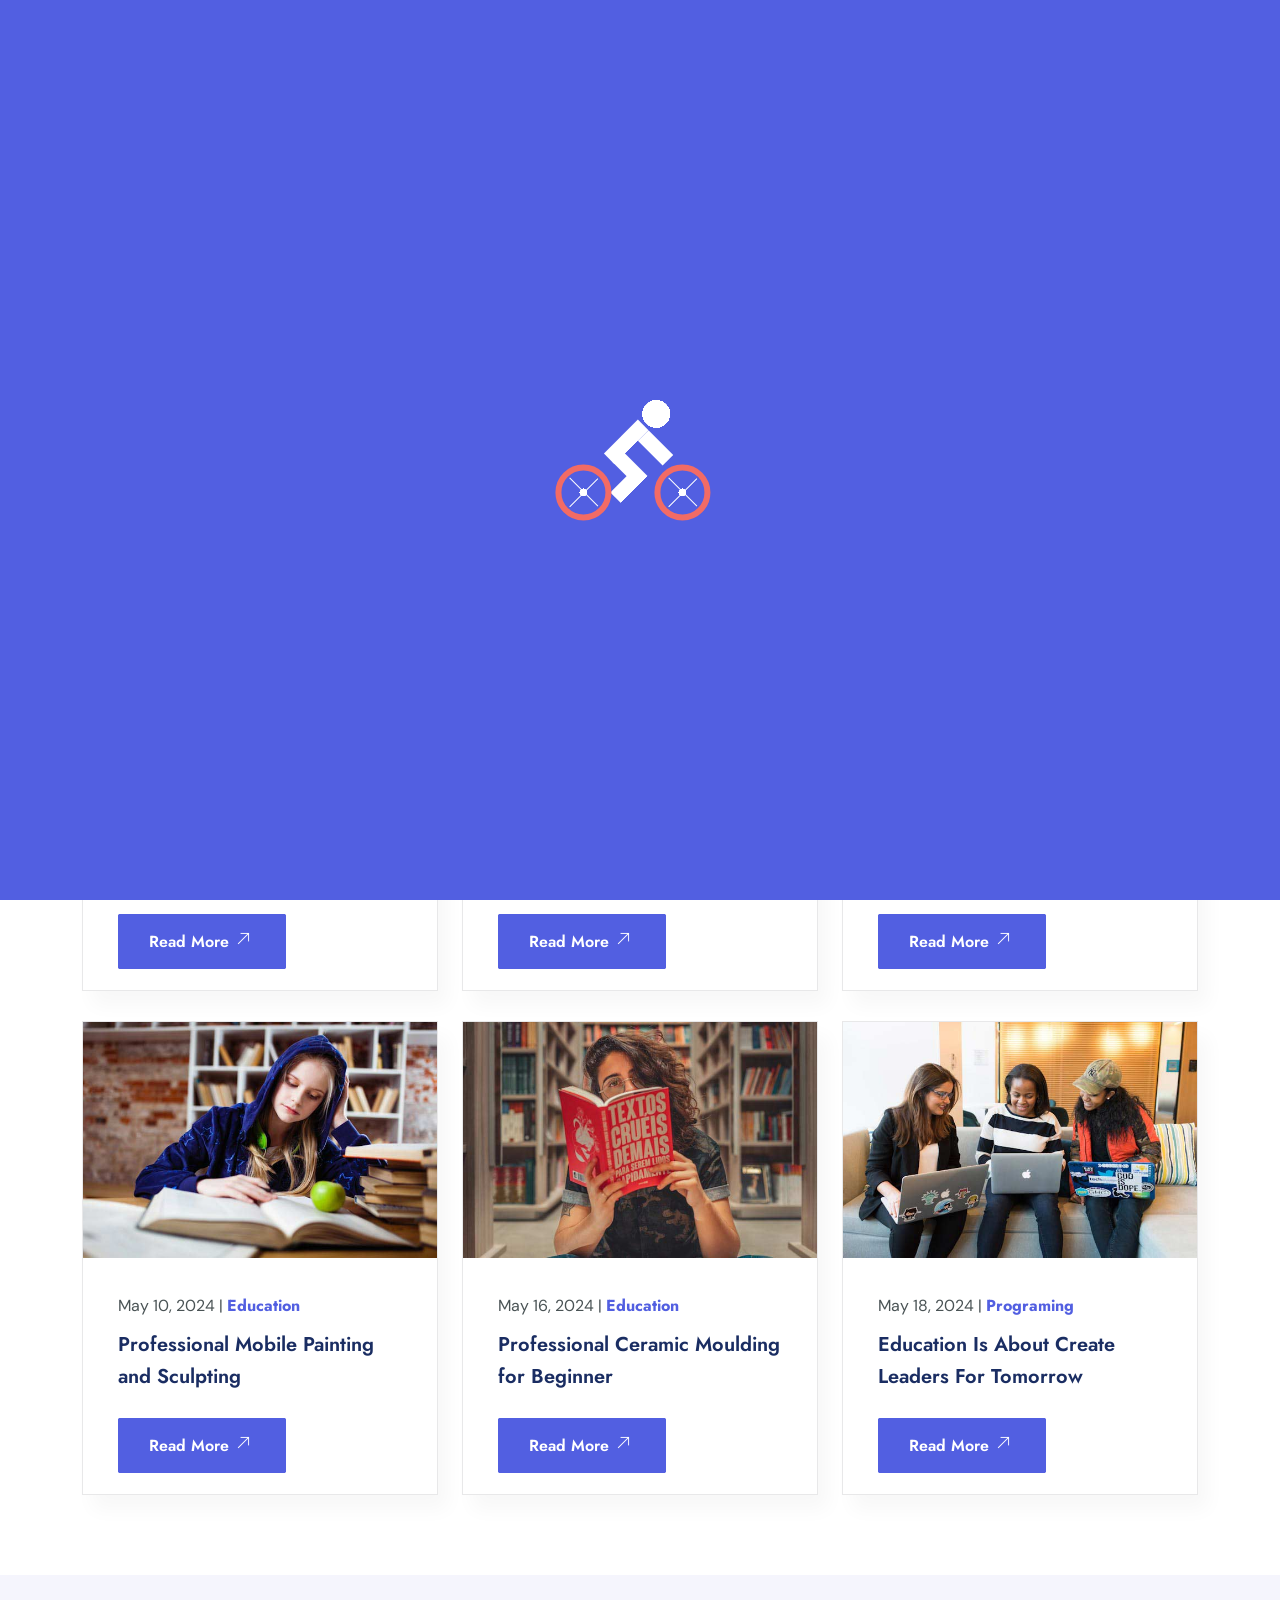
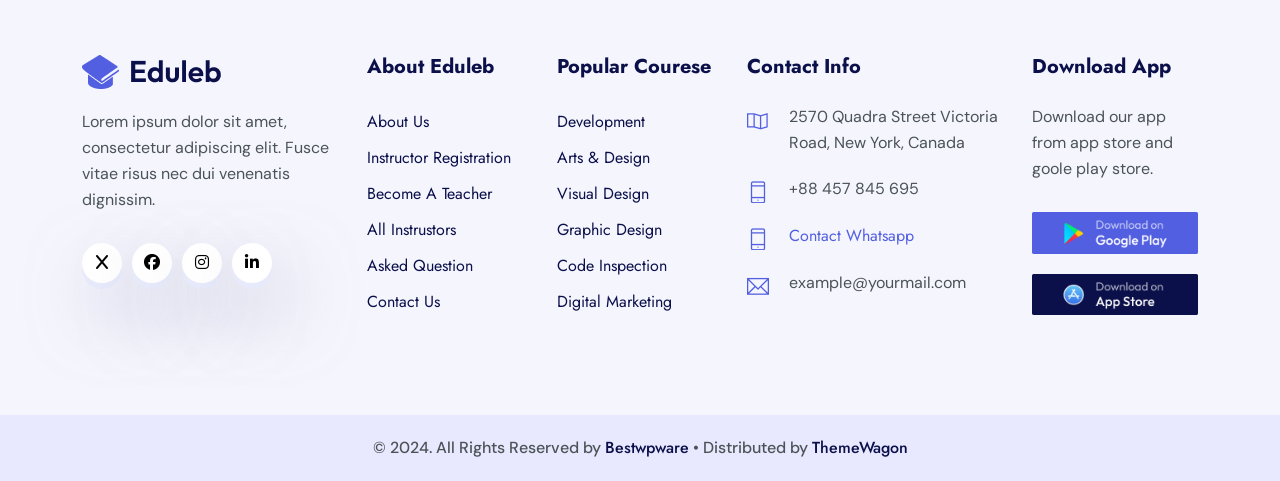
<file: blog.html>
<!DOCTYPE html>
<html lang="en">

	<head>
		<!-- Meta -->
		<meta charset="utf-8">
		<meta http-equiv="X-UA-Compatible" content="IE=edge">
		<meta name="viewport" content="width=device-width, initial-scale=1, shrink-to-fit=no">
		<!-- The above 3 meta tags *must* come first in the head; any other head content must come *after* these tags -->
		<meta name="description" content="Eduleb - Education HTML Template">
		<meta name="keywords" content="agency, business, corporate, creative, html5, modern, multipurpose, One Page, parallax, startup">		
		<!-- SITE TITLE -->
		<title>Eduleb - Education HTML Template</title>			
		<!-- Latest Bootstrap min CSS -->
		<link rel="stylesheet" href="assets/bootstrap/css/bootstrap.min.css">		
		<!-- Google Font -->
		<link href="https://fonts.googleapis.com/css2?family=DM+Sans:ital,opsz,wght@0,9..40,100..1000;1,9..40,100..1000&display=swap" rel="stylesheet">
		<link href="https://fonts.googleapis.com/css2?family=Jost:ital,wght@0,100..900;1,100..900&display=swap" rel="stylesheet">
		<!-- Font Awesome CSS -->
		<link rel="stylesheet" href="https://cdnjs.cloudflare.com/ajax/libs/font-awesome/6.5.2/css/all.min.css">
		<link rel="stylesheet" href="assets/fonts/font-awesome.min.css">
		<link rel="stylesheet" href="assets/fonts/themify-icons.css">
		<!--- owl carousel Css-->
		<link rel="stylesheet" href="assets/owlcarousel/css/owl.carousel.css">
		<link rel="stylesheet" href="assets/owlcarousel/css/owl.theme.css">	
		<!--jquery-simple-mobilemenu Css-->
        <link rel="stylesheet" href="assets/css/jquery-simple-mobilemenu.css">			
		<!-- MAGNIFIC CSS -->
		<link rel="stylesheet" href="assets/css/magnific-popup.css">		
		<!-- animate CSS -->
		<link rel="stylesheet" href="assets/css/animate.css">	
		<!-- Style CSS -->					
		<link rel="stylesheet" href="assets/css/style.css">					
		<!-- HTML5 shim and Respond.js IE8 support of HTML5 elements and media queries -->
		<!-- WARNING: Respond.js doesn't work if you view the page via file:// -->
		<!--[if lt IE 9]>
		  <script src="https://oss.maxcdn.com/html5shiv/3.7.2/html5shiv.min.js"></script>
		  <script src="https://oss.maxcdn.com/respond/1.4.2/respond.min.js"></script>
		<![endif]-->
	</head>
	
    <body data-spy="scroll" data-offset="80">

		<!-- START PRELOADER -->
		<div class="preloaders">
			<span class="loader"></span>
		</div>
		<!-- END PRELOADER -->		

		<!-- START NAVBAR -->  
		<div id="navigation" class="navbar-light bg-faded site-navigation">
			<div class="container-fluid">
				<div class="row">
					<div class="col-20 align-self-center">
						<div class="site-logo">
							<a href="index.html"><img src="assets/img/logo.png" alt=""></a>          				
						</div>
					</div><!--- END Col -->
					
					<div class="col-60 d-flex">
						<nav id="main-menu">
							<ul>
								<li class="menu-item-has-children"><a href="#">Home</a>
									<ul>										
										<li><a href="index.html">Home 01</a></li>
										<li><a href="index2.html">Home 02</a></li>
									</ul>
								</li>
								<li><a href="about.html">About</a></li>				  				  
								<li class="menu-item-has-children"><a href="course.html">Course</a>
									<ul>										
										<li><a href="course.html">Course</a></li>
										<li><a href="course_details.html">Course Details</a></li>
									</ul>
								</li>								
								<li class="menu-item-has-children"><a href="#">Pages</a>
									<ul>										
										<li><a href="instructor.html">Instructor</a></li>
										<li><a href="ins_details.html">Instructor Details</a></li>
										<li><a href="pricing.html">Pricing Plan</a></li>
										<li><a href="faq.html">Faq Page</a></li>			
										<li><a href="404.html">404</a></li>				
									</ul>
								</li>							
								<li class="menu-item-has-children"><a href="blog.html">Blog</a>
									<ul>										
										<li><a href="blog.html">Blog</a></li>
										<li><a href="blog_single.html">Blog Details</a></li>
									</ul>
								</li>							  
								<li><a href="contact.html">Contact</a></li>
							</ul>
						</nav>
					</div><!--- END Col -->
					
					<div class="col-20 d-none d-xl-block text-end align-self-center">
						<a href="#" class="header-btn">Sign In</a>
						<a href="contact.html" class="btn_one">Sign Up</a>
					</div><!--- END Col -->
					
					<ul class="mobile_menu">						
						<li><a href="#">Home</a>
							<ul class="sub-menu">										
								<li><a href="index.html">Home 01</a></li>
								<li><a href="index2.html">Home 02</a></li>						
							</ul>
						</li>	
						<li><a href="about.html">About</a></li>						
						<li><a href="#">Course</a>
							<ul class="sub-menu">										
								<li><a href="course.html">Course</a></li>
								<li><a href="course_details.html">Course Deails</a></li>									
							</ul>
						</li>
						<li><a href="#">Pages</a>
							<ul class="sub-menu">									
								<li><a href="instructor.html">Instructor</a></li>
								<li><a href="ins_details.html">Instructor Details</a></li>
								<li><a href="pricing.html">Pricing Plan</a></li>
								<li><a href="faq.html">Faq Page</a></li>			
								<li><a href="404.html">404</a></li>							
							</ul>
						</li>			
						<li><a href="blog.html">Blog</a>
							<ul class="sub-menu">										
								<li><a href="blog.html">Blog</a></li>
								<li><a href="blog_single.html">Blog Details</a></li>
							</ul>
						</li>						
						<li><a href="contact.html">Contact</a></li>
					</ul>			
				</div><!--- END ROW -->
			</div><!--- END CONTAINER -->
		</div> 	  
		<!-- END NAVBAR -->		

		<!-- START SECTION TOP -->
		<section class="section-top">
			<div class="container">
				<div class="col-lg-10 offset-lg-1 text-center">
					<div class="section-top-title wow fadeInRight" data-wow-duration="1s" data-wow-delay="0.3s" data-wow-offset="0">
						<h1>Our Blog</h1>
						<ul>
							<li><a href="index.html">Home</a></li>
							<li> / Blog</li>
						</ul>
					</div><!-- //.HERO-TEXT -->
				</div><!--- END COL -->
			</div><!--- END CONTAINER -->
		</section>	
		<!-- END SECTION TOP -->
		
		<!-- START BLOG -->
		<section id="blog" class="blog_area section-padding">
			<div class="container">	
				<div class="row">		
					<div class="col-lg-4 col-sm-4 col-xs-12 wow fadeInUp" data-wow-duration="1s" data-wow-delay="0.1s" data-wow-offset="0">
						<div class="single_blog">
							<img src="assets/img/blog/1.jpg" class="img-fluid" alt="image" />
							<div class="content_box">
								<span>May 10, 2024 | <a href="blog_single.html">Education</a></span>
								<h2><a href="blog_single.html">Professional Mobile Painting and Sculpting</a></h2>
								<a class="btn_one" href="course.html">Read More <i class="ti-arrow-top-right"></i></a>
							</div>
						</div>
					</div><!-- END COL-->				
					<div class="col-lg-4 col-sm-4 col-xs-12 wow fadeInUp" data-wow-duration="1s" data-wow-delay="0.1s" data-wow-offset="0">
						<div class="single_blog">
							<img src="assets/img/blog/2.jpg" class="img-fluid" alt="image" />
							<div class="content_box">
								<span>May 16, 2024 | <a href="blog_single.html">Education</a></span>
								<h2><a href="blog_single.html">Professional Ceramic Moulding for Beginner</a></h2>
								<a class="btn_one" href="course.html">Read More <i class="ti-arrow-top-right"></i></a>							
							</div>
						</div>
					</div><!-- END COL-->
					<div class="col-lg-4 col-sm-4 col-xs-12 wow fadeInUp" data-wow-duration="1s" data-wow-delay="0.3s" data-wow-offset="0">
						<div class="single_blog">
							<img src="assets/img/blog/3.jpg" class="img-fluid" alt="image" />
							<div class="content_box">
								<span>May 18, 2024 | <a href="blog_single.html">Programing</a></span>
								<h2><a href="blog_single.html">Education Is About Create Leaders For Tomorrow </a></h2>
								<a class="btn_one" href="course.html">Read More <i class="ti-arrow-top-right"></i></a>
							</div>
						</div>
					</div><!-- END COL-->	
					<div class="col-lg-4 col-sm-4 col-xs-12 wow fadeInUp" data-wow-duration="1s" data-wow-delay="0.1s" data-wow-offset="0">
						<div class="single_blog">
							<img src="assets/img/blog/4.jpg" class="img-fluid" alt="image" />
							<div class="content_box">
								<span>May 10, 2024 | <a href="blog_single.html">Education</a></span>
								<h2><a href="blog_single.html">Professional Mobile Painting and Sculpting</a></h2>
								<a class="btn_one" href="course.html">Read More <i class="ti-arrow-top-right"></i></a>
							</div>
						</div>
					</div><!-- END COL-->				
					<div class="col-lg-4 col-sm-4 col-xs-12 wow fadeInUp" data-wow-duration="1s" data-wow-delay="0.1s" data-wow-offset="0">
						<div class="single_blog">
							<img src="assets/img/blog/5.jpg" class="img-fluid" alt="image" />
							<div class="content_box">
								<span>May 16, 2024 | <a href="blog_single.html">Education</a></span>
								<h2><a href="blog_single.html">Professional Ceramic Moulding for Beginner</a></h2>
								<a class="btn_one" href="course.html">Read More <i class="ti-arrow-top-right"></i></a>							
							</div>
						</div>
					</div><!-- END COL-->
					<div class="col-lg-4 col-sm-4 col-xs-12 wow fadeInUp" data-wow-duration="1s" data-wow-delay="0.3s" data-wow-offset="0">
						<div class="single_blog">
							<img src="assets/img/blog/6.jpg" class="img-fluid" alt="image" />
							<div class="content_box">
								<span>May 18, 2024 | <a href="blog_single.html">Programing</a></span>
								<h2><a href="blog_single.html">Education Is About Create Leaders For Tomorrow </a></h2>
								<a class="btn_one" href="course.html">Read More <i class="ti-arrow-top-right"></i></a>
							</div>
						</div>
					</div><!-- END COL-->						
				</div><!-- / END ROW -->
			</div><!-- END CONTAINER  -->
		</section>	
		<!-- END BLOG -->
		
		<!-- START FOOTER -->
		<div class="footer section-padding">
			<div class="container">				
				<div class="row">						
					<div class="col-lg-3 col-sm-6 col-xs-12">
						<div class="single_footer">
							<a href="index.html"><img src="assets/img/logo.png" alt=""></a>         
							<p>Lorem ipsum dolor sit amet, consectetur adipiscing elit. Fusce vitae risus nec dui venenatis dignissim.</p>
							<div class="social_profile">
								<ul>
									<li><a class="f_facebook" href="#"><i class="fa-solid fa-x"></i></a></li>
									<li><a class="f_twitter" href="#"><i class="fa-brands fa-facebook-f"></i></a></li>
									<li><a class="f_instagram"href="#"><i class="fa-brands fa-instagram"></i></a></li>
									<li><a class="f_linkedin" href="#"><i class="fa-brands fa-linkedin-in"></i></a></li>
								</ul>
							</div>
						</div>			
					</div><!--- END COL -->						
					<div class="col-lg-2 col-sm-6 col-xs-12">
						<div class="single_footer">
							<h4>About Eduleb</h4>
							<ul>
								<li><a href="#">About us</a></li>
								<li><a href="#">Instructor Registration</a></li>
								<li><a href="#">Become A Teacher</a></li>
								<li><a href="#">All Instrustors</a></li>
								<li><a href="#">Asked Question</a></li>
								<li><a href="#">Contact us</a></li>
							</ul>
						</div>
					</div><!--- END COL -->	
					<div class="col-lg-2 col-sm-6 col-xs-12">
						<div class="single_footer">
							<h4>Popular Courese</h4>
							<ul>
								<li><a href="#">Development</a></li>
								<li><a href="#">Arts & design</a></li>
								<li><a href="#">Visual Design</a></li>
								<li><a href="#">Graphic Design</a></li>
								<li><a href="#">Code Inspection</a></li>						
								<li><a href="#">Digital Marketing</a></li>						
							</ul>
						</div>
					</div><!--- END COL -->
					<div class="col-lg-3 col-sm-6 col-xs-12">
						<div class="single_footer">
							<h4>Contact Info</h4>
							<div class="sf_contact">
								<span class="ti-map"></span>
								<p>2570 Quadra Street Victoria Road, New York, Canada</p>
							</div>
							<div class="sf_contact">
								<span class="ti-mobile"></span>
								<p>+88 457 845 695</p>
							</div>
							<div class="sf_contact">
								<span class="ti-mobile"></span>
								<p><a href="tel:+88457845695">Contact Whatsapp</a></p>
							</div>
							<div class="sf_contact">
								<span class="ti-email"></span>
								<p>example@yourmail.com</p>
							</div>
						</div>
					</div><!--- END COL -->						
					<div class="col-lg-2 col-sm-6 col-xs-12">
						<div class="single_footer">
							<h4>Download App</h4>
							<p>Download our app from app store and goole play store.</p>
							<a href="index.html"><img src="assets/img/google-play.jpg" class="foot_img" alt=""></a>  
							<a href="index.html"><img src="assets/img/app-store.jpg" class="foot_img" alt=""></a>  
						</div>
					</div><!--- END COL -->	
				</div><!--- END ROW -->					
			</div><!--- END CONTAINER -->
		</div>
		<!-- END FOOTER -->	

		<!-- START FOOTER COPYRIGHT -->	
		<div class="foot_copy">
			<div class="footer_copyright">
				<p>&copy; 2024. All Rights Reserved by <a href="https://bestwpware.com/">Bestwpware</a> • Distributed by <a href="https://themewagon.com">ThemeWagon</a></p>
			</div>	
		</div>
		<!-- END FOOTER COPYRIGHT -->	
	
	<!-- Latest jQuery -->
		<script src="assets/js/jquery-1.12.4.min.js"></script>
	<!-- Latest compiled and minified Bootstrap -->
		<script src="assets/bootstrap/js/bootstrap.min.js"></script>
	<!-- modernizer JS -->		
		<script src="assets/js/modernizr-2.8.3.min.js"></script>	
	<!-- jquery-simple-mobilemenu.min -->
		<script src="assets/js/jquery-simple-mobilemenu.js"></script>		
	<!-- owl-carousel min js  -->
		<script src="assets/owlcarousel/js/owl.carousel.min.js"></script>					
	<!-- magnific-popup js -->               
		<script src="assets/js/jquery.magnific-popup.min.js"></script>						
	<!-- countTo js -->
		<script src="assets/js/jquery.inview.min.js"></script>								
	<!-- scrolltopcontrol js -->
		<script src="assets/js/scrolltopcontrol.js"></script>			
	<!-- WOW - Reveal Animations When You Scroll -->
		<script src="assets/js/wow.min.js"></script>				
	<!-- scripts js -->
		<script src="assets/js/scripts.js"></script>
    </body>
</html>
</file>
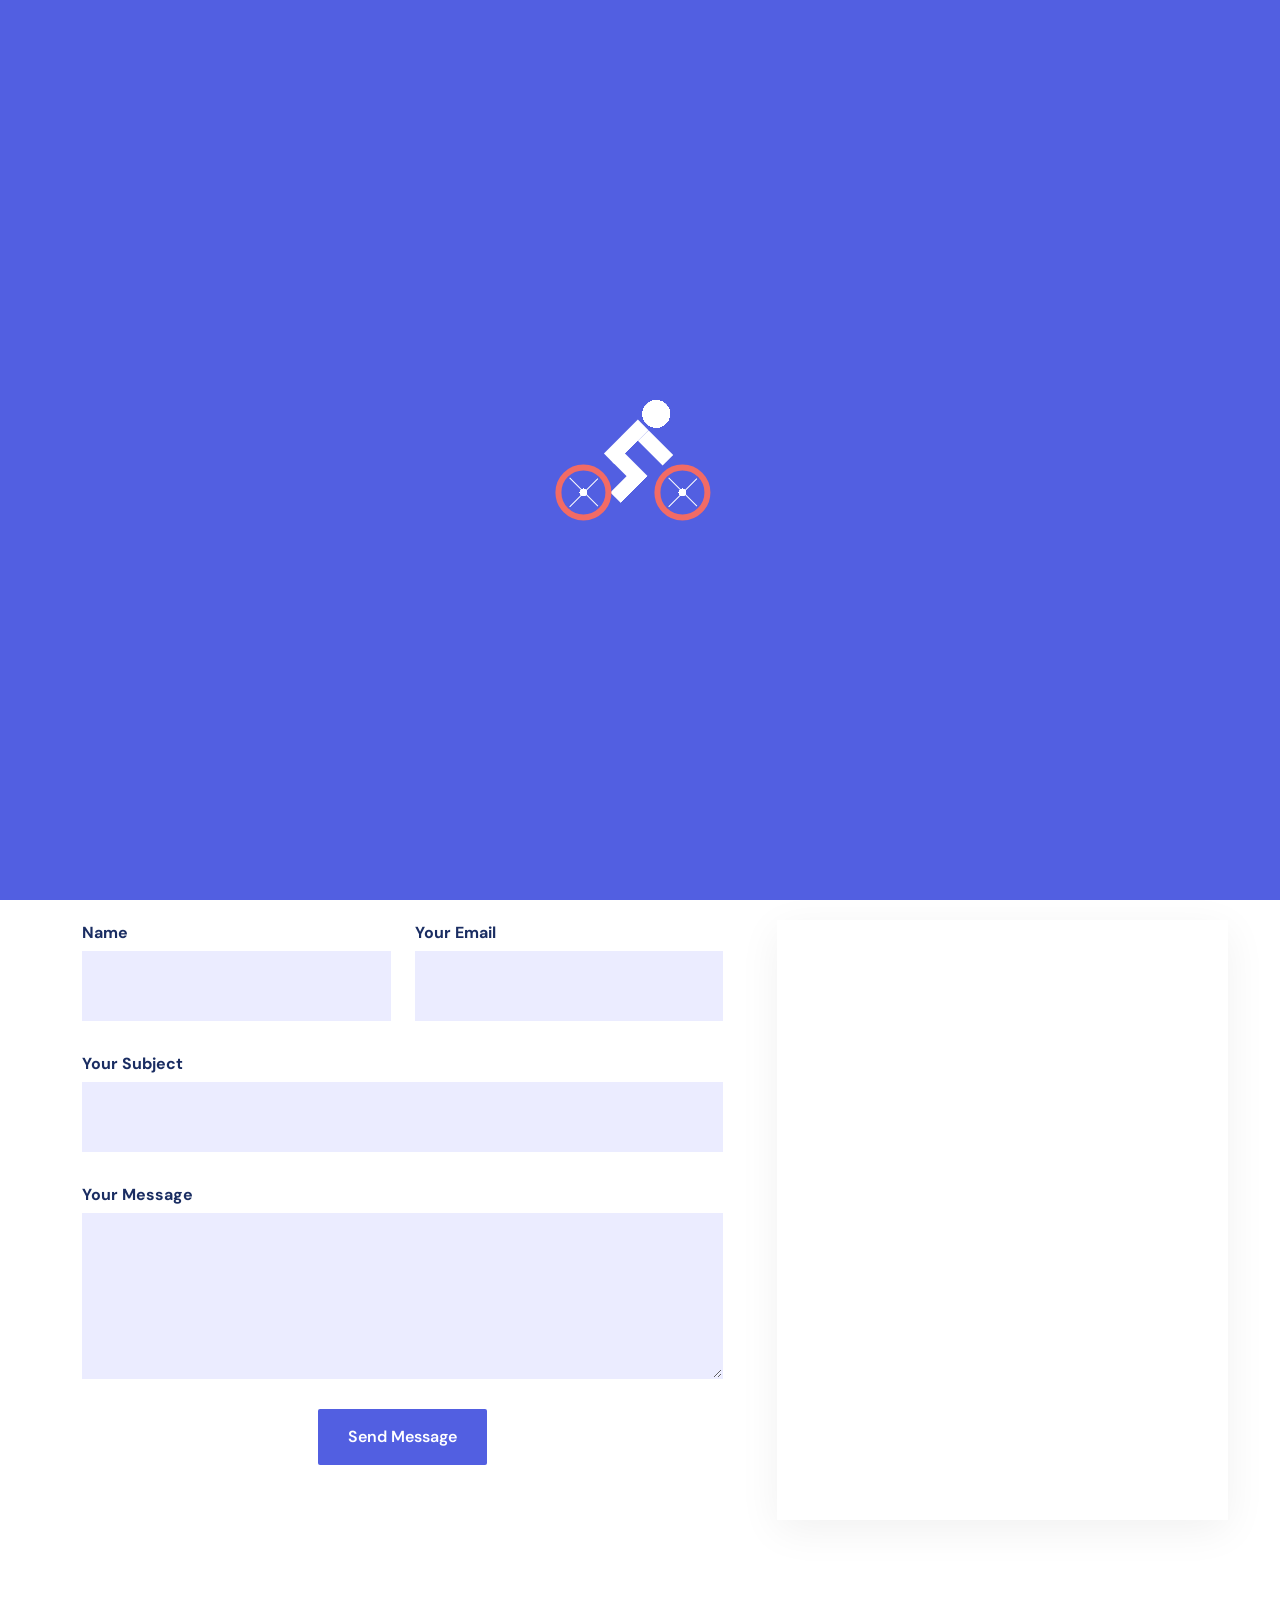
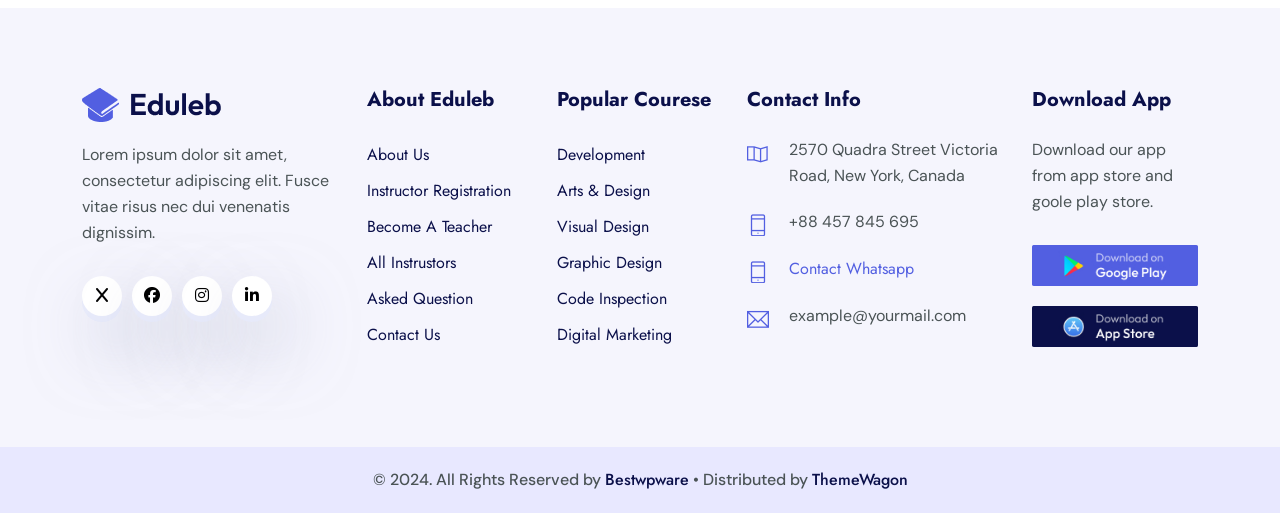
<file: contact.html>
<!DOCTYPE html>
<html lang="en">

	<head>
		<!-- Meta -->
		<meta charset="utf-8">
		<meta http-equiv="X-UA-Compatible" content="IE=edge">
		<meta name="viewport" content="width=device-width, initial-scale=1, shrink-to-fit=no">
		<!-- The above 3 meta tags *must* come first in the head; any other head content must come *after* these tags -->
		<meta name="description" content="Eduleb - Education HTML Template">
		<meta name="keywords" content="agency, business, corporate, creative, html5, modern, multipurpose, One Page, parallax, startup">		
		<!-- SITE TITLE -->
		<title>Eduleb - Education HTML Template</title>			
		<!-- Latest Bootstrap min CSS -->
		<link rel="stylesheet" href="assets/bootstrap/css/bootstrap.min.css">		
		<!-- Google Font -->
		<link href="https://fonts.googleapis.com/css2?family=DM+Sans:ital,opsz,wght@0,9..40,100..1000;1,9..40,100..1000&display=swap" rel="stylesheet">
		<link href="https://fonts.googleapis.com/css2?family=Jost:ital,wght@0,100..900;1,100..900&display=swap" rel="stylesheet">
		<!-- Font Awesome CSS -->
		<link rel="stylesheet" href="https://cdnjs.cloudflare.com/ajax/libs/font-awesome/6.5.2/css/all.min.css">
		<link rel="stylesheet" href="assets/fonts/font-awesome.min.css">
		<link rel="stylesheet" href="assets/fonts/themify-icons.css">
		<!--- owl carousel Css-->
		<link rel="stylesheet" href="assets/owlcarousel/css/owl.carousel.css">
		<link rel="stylesheet" href="assets/owlcarousel/css/owl.theme.css">	
		<!--jquery-simple-mobilemenu Css-->
        <link rel="stylesheet" href="assets/css/jquery-simple-mobilemenu.css">			
		<!-- MAGNIFIC CSS -->
		<link rel="stylesheet" href="assets/css/magnific-popup.css">		
		<!-- animate CSS -->
		<link rel="stylesheet" href="assets/css/animate.css">	
		<!-- Style CSS -->					
		<link rel="stylesheet" href="assets/css/style.css">					
		<!-- HTML5 shim and Respond.js IE8 support of HTML5 elements and media queries -->
		<!-- WARNING: Respond.js doesn't work if you view the page via file:// -->
		<!--[if lt IE 9]>
		  <script src="https://oss.maxcdn.com/html5shiv/3.7.2/html5shiv.min.js"></script>
		  <script src="https://oss.maxcdn.com/respond/1.4.2/respond.min.js"></script>
		<![endif]-->
	</head>
	
    <body data-spy="scroll" data-offset="80">

		<!-- START PRELOADER -->
		<div class="preloaders">
			<span class="loader"></span>
		</div>
		<!-- END PRELOADER -->		

		<!-- START NAVBAR -->  
		<div id="navigation" class="navbar-light bg-faded site-navigation">
			<div class="container-fluid">
				<div class="row">
					<div class="col-20 align-self-center">
						<div class="site-logo">
							<a href="index.html"><img src="assets/img/logo.png" alt=""></a>          				
						</div>
					</div><!--- END Col -->
					
					<div class="col-60 d-flex">
						<nav id="main-menu">
							<ul>
								<li class="menu-item-has-children"><a href="#">Home</a>
									<ul>										
										<li><a href="index.html">Home 01</a></li>
										<li><a href="index2.html">Home 02</a></li>
									</ul>
								</li>
								<li><a href="about.html">About</a></li>				  				  
								<li class="menu-item-has-children"><a href="course.html">Course</a>
									<ul>										
										<li><a href="course.html">Course</a></li>
										<li><a href="course_details.html">Course Details</a></li>
									</ul>
								</li>								
								<li class="menu-item-has-children"><a href="#">Pages</a>
									<ul>										
										<li><a href="instructor.html">Instructor</a></li>
										<li><a href="ins_details.html">Instructor Details</a></li>
										<li><a href="pricing.html">Pricing Plan</a></li>
										<li><a href="faq.html">Faq Page</a></li>			
										<li><a href="404.html">404</a></li>				
									</ul>
								</li>							
								<li class="menu-item-has-children"><a href="blog.html">Blog</a>
									<ul>										
										<li><a href="blog.html">Blog</a></li>
										<li><a href="blog_single.html">Blog Details</a></li>
									</ul>
								</li>							  
								<li><a href="contact.html">Contact</a></li>
							</ul>
						</nav>
					</div><!--- END Col -->
					
					<div class="col-20 d-none d-xl-block text-end align-self-center">
						<a href="#" class="header-btn">Sign In</a>
						<a href="contact.html" class="btn_one">Sign Up</a>
					</div><!--- END Col -->
					
					<ul class="mobile_menu">						
						<li><a href="#">Home</a>
							<ul class="sub-menu">										
								<li><a href="index.html">Home 01</a></li>
								<li><a href="index2.html">Home 02</a></li>						
							</ul>
						</li>	
						<li><a href="about.html">About</a></li>						
						<li><a href="#">Course</a>
							<ul class="sub-menu">										
								<li><a href="course.html">Course</a></li>
								<li><a href="course_details.html">Course Deails</a></li>									
							</ul>
						</li>
						<li><a href="#">Pages</a>
							<ul class="sub-menu">									
								<li><a href="instructor.html">Instructor</a></li>
								<li><a href="ins_details.html">Instructor Details</a></li>
								<li><a href="pricing.html">Pricing Plan</a></li>
								<li><a href="faq.html">Faq Page</a></li>			
								<li><a href="404.html">404</a></li>							
							</ul>
						</li>			
						<li><a href="blog.html">Blog</a>
							<ul class="sub-menu">										
								<li><a href="blog.html">Blog</a></li>
								<li><a href="blog_single.html">Blog Details</a></li>
							</ul>
						</li>						
						<li><a href="contact.html">Contact</a></li>
					</ul>			
				</div><!--- END ROW -->
			</div><!--- END CONTAINER -->
		</div> 	  
		<!-- END NAVBAR -->		

		<!-- START SECTION TOP -->
		<section class="section-top">
			<div class="container">
				<div class="col-lg-10 offset-lg-1 text-center">
					<div class="section-top-title wow fadeInRight" data-wow-duration="1s" data-wow-delay="0.3s" data-wow-offset="0">
						<h1>Get In Touch</h1>
						<ul>
							<li><a href="index.html">Home</a></li>
							<li> / Contact</li>
						</ul>
					</div><!-- //.HERO-TEXT -->
				</div><!--- END COL -->
			</div><!--- END CONTAINER -->
		</section>	
		<!-- END SECTION TOP -->
		
		<!-- START ADDRESS -->
		<section class="address_area section-padding">
			<div class="container">
				<div class="row text-center">
					<div class="col-lg-4 col-sm-4 col-xs-12 no-padding wow fadeInUp" data-wow-duration="1s" data-wow-delay="0.1s" data-wow-offset="0">
						<div class="single_address sa_one">
							<i class="ti-map"></i>
							<h4>Our Location</h4>
							<p>3481 Melrose Place, Beverly Hills <br /> CA 90210</p>
						</div>
					</div><!-- END COL -->
					<div class="col-lg-4 col-sm-4 col-xs-12 no-padding wow fadeInUp" data-wow-duration="1s" data-wow-delay="0.2s" data-wow-offset="0">
						<div class="single_address sa_two">
							<i class="ti-mobile"></i>
							<h4>Telephone</h4>
							<p>(+1) 517 397 7100</p>
							<p>(+1) 411 315 8138</p>
						</div>
					</div><!-- END COL -->
					<div class="col-lg-4 col-sm-4 col-xs-12 no-padding wow fadeInUp" data-wow-duration="1s" data-wow-delay="0.3s" data-wow-offset="0">
						<div class="single_address sa_three">
							<i class="ti-email"></i>
							<h4>Send email</h4>
							<p>Info@example.com</p>
							<p>admin@example.com</p>
						</div>
					</div><!-- END COL -->			  
				</div><!--- END ROW -->
			</div><!--- END CONTAINER -->
		</section>
		<!-- END ADDRESS -->	

		<!-- CONTACT -->
		<div id="contact" class="contact_area section-padding">
			<div class="container">			
				<div class="row">					
					<div class="col-lg-7 col-sm-12 col-xs-12 wow fadeInUp" data-wow-duration="1s" data-wow-delay="0.2s" data-wow-offset="0">		
						<div class="contact">
							<form class="form" name="enq" method="post" action="contact.php" onsubmit="return validation();">
								<div class="row">
									<div class="form-group col-md-6">
										<label for="">Name</label>
										<input type="text" name="name" class="form-control" required="required">
									</div>
									<div class="form-group col-md-6">
										<label for="">Your Email</label>
										<input type="email" name="email" class="form-control" required="required">
									</div>
									<div class="form-group col-md-12">
										<label for="">Your Subject</label>
										<input type="text" name="subject" class="form-control" required="required">
									</div>
									<div class="form-group col-md-12">
										<label for="">Your Message</label>
										<textarea rows="6" name="message" class="form-control" required="required"></textarea>
									</div>
									<div class="col-md-12 text-center">
										<button type="submit" value="Send message" name="submit" id="submitButton" class="btn_one" title="Submit Your Message!">Send Message</button>
									</div>
								</div>
							</form>
						</div>
					</div><!-- END COL  -->
					<div class="col-lg-5 col-sm-12 col-xs-12 wow fadeInUp" data-wow-duration="1s" data-wow-delay="0.2s" data-wow-offset="0">		<div class="map">
							<iframe src="https://www.google.com/maps/embed?pb=!1m18!1m12!1m3!1d3023.957183635167!2d-74.00402768559431!3d40.71895904512855!2m3!1f0!2f0!3f0!3m2!1i1024!2i768!4f13.1!3m3!1m2!1s0x89c2598a1316e7a7%3A0x47bb20eb6074b3f0!2sNew%20Work%20City%20-%20(CLOSED)!5e0!3m2!1sbn!2sbd!4v1600305497356!5m2!1sbn!2sbd" style="border:0;" allowfullscreen="" aria-hidden="false" tabindex="0"></iframe>
						</div>					
					</div><!-- END COL  -->				
				</div><!-- END ROW -->				
			</div><!--- END CONTAINER -->
		</div>
		<!-- END CONTACT -->
		
		<!-- START FOOTER -->
		<div class="footer section-padding">
			<div class="container">				
				<div class="row">						
					<div class="col-lg-3 col-sm-6 col-xs-12">
						<div class="single_footer">
							<a href="index.html"><img src="assets/img/logo.png" alt=""></a>         
							<p>Lorem ipsum dolor sit amet, consectetur adipiscing elit. Fusce vitae risus nec dui venenatis dignissim.</p>
							<div class="social_profile">
								<ul>
									<li><a class="f_facebook" href="#"><i class="fa-solid fa-x"></i></a></li>
									<li><a class="f_twitter" href="#"><i class="fa-brands fa-facebook-f"></i></a></li>
									<li><a class="f_instagram"href="#"><i class="fa-brands fa-instagram"></i></a></li>
									<li><a class="f_linkedin" href="#"><i class="fa-brands fa-linkedin-in"></i></a></li>
								</ul>
							</div>
						</div>			
					</div><!--- END COL -->						
					<div class="col-lg-2 col-sm-6 col-xs-12">
						<div class="single_footer">
							<h4>About Eduleb</h4>
							<ul>
								<li><a href="#">About us</a></li>
								<li><a href="#">Instructor Registration</a></li>
								<li><a href="#">Become A Teacher</a></li>
								<li><a href="#">All Instrustors</a></li>
								<li><a href="#">Asked Question</a></li>
								<li><a href="#">Contact us</a></li>
							</ul>
						</div>
					</div><!--- END COL -->	
					<div class="col-lg-2 col-sm-6 col-xs-12">
						<div class="single_footer">
							<h4>Popular Courese</h4>
							<ul>
								<li><a href="#">Development</a></li>
								<li><a href="#">Arts & design</a></li>
								<li><a href="#">Visual Design</a></li>
								<li><a href="#">Graphic Design</a></li>
								<li><a href="#">Code Inspection</a></li>						
								<li><a href="#">Digital Marketing</a></li>						
							</ul>
						</div>
					</div><!--- END COL -->
					<div class="col-lg-3 col-sm-6 col-xs-12">
						<div class="single_footer">
							<h4>Contact Info</h4>
							<div class="sf_contact">
								<span class="ti-map"></span>
								<p>2570 Quadra Street Victoria Road, New York, Canada</p>
							</div>
							<div class="sf_contact">
								<span class="ti-mobile"></span>
								<p>+88 457 845 695</p>
							</div>
							<div class="sf_contact">
								<span class="ti-mobile"></span>
								<p><a href="tel:+88457845695">Contact Whatsapp</a></p>
							</div>
							<div class="sf_contact">
								<span class="ti-email"></span>
								<p>example@yourmail.com</p>
							</div>
						</div>
					</div><!--- END COL -->						
					<div class="col-lg-2 col-sm-6 col-xs-12">
						<div class="single_footer">
							<h4>Download App</h4>
							<p>Download our app from app store and goole play store.</p>
							<a href="index.html"><img src="assets/img/google-play.jpg" class="foot_img" alt=""></a>  
							<a href="index.html"><img src="assets/img/app-store.jpg" class="foot_img" alt=""></a>  
						</div>
					</div><!--- END COL -->	
				</div><!--- END ROW -->					
			</div><!--- END CONTAINER -->
		</div>
		<!-- END FOOTER -->	

		<!-- START FOOTER COPYRIGHT -->	
		<div class="foot_copy">
			<div class="footer_copyright">
				<p>&copy; 2024. All Rights Reserved by <a href="https://bestwpware.com/">Bestwpware</a> • Distributed by <a href="https://themewagon.com">ThemeWagon</a></p>
			</div>	
		</div>
		<!-- END FOOTER COPYRIGHT -->	
	
	<!-- Latest jQuery -->
		<script src="assets/js/jquery-1.12.4.min.js"></script>
	<!-- Latest compiled and minified Bootstrap -->
		<script src="assets/bootstrap/js/bootstrap.min.js"></script>
	<!-- modernizer JS -->		
		<script src="assets/js/modernizr-2.8.3.min.js"></script>	
	<!-- jquery-simple-mobilemenu.min -->
		<script src="assets/js/jquery-simple-mobilemenu.js"></script>		
	<!-- owl-carousel min js  -->
		<script src="assets/owlcarousel/js/owl.carousel.min.js"></script>					
	<!-- magnific-popup js -->               
		<script src="assets/js/jquery.magnific-popup.min.js"></script>						
	<!-- countTo js -->
		<script src="assets/js/jquery.inview.min.js"></script>								
	<!-- scrolltopcontrol js -->
		<script src="assets/js/scrolltopcontrol.js"></script>			
	<!-- WOW - Reveal Animations When You Scroll -->
		<script src="assets/js/wow.min.js"></script>				
	<!-- scripts js -->
		<script src="assets/js/scripts.js"></script>
    </body>
</html>
</file>
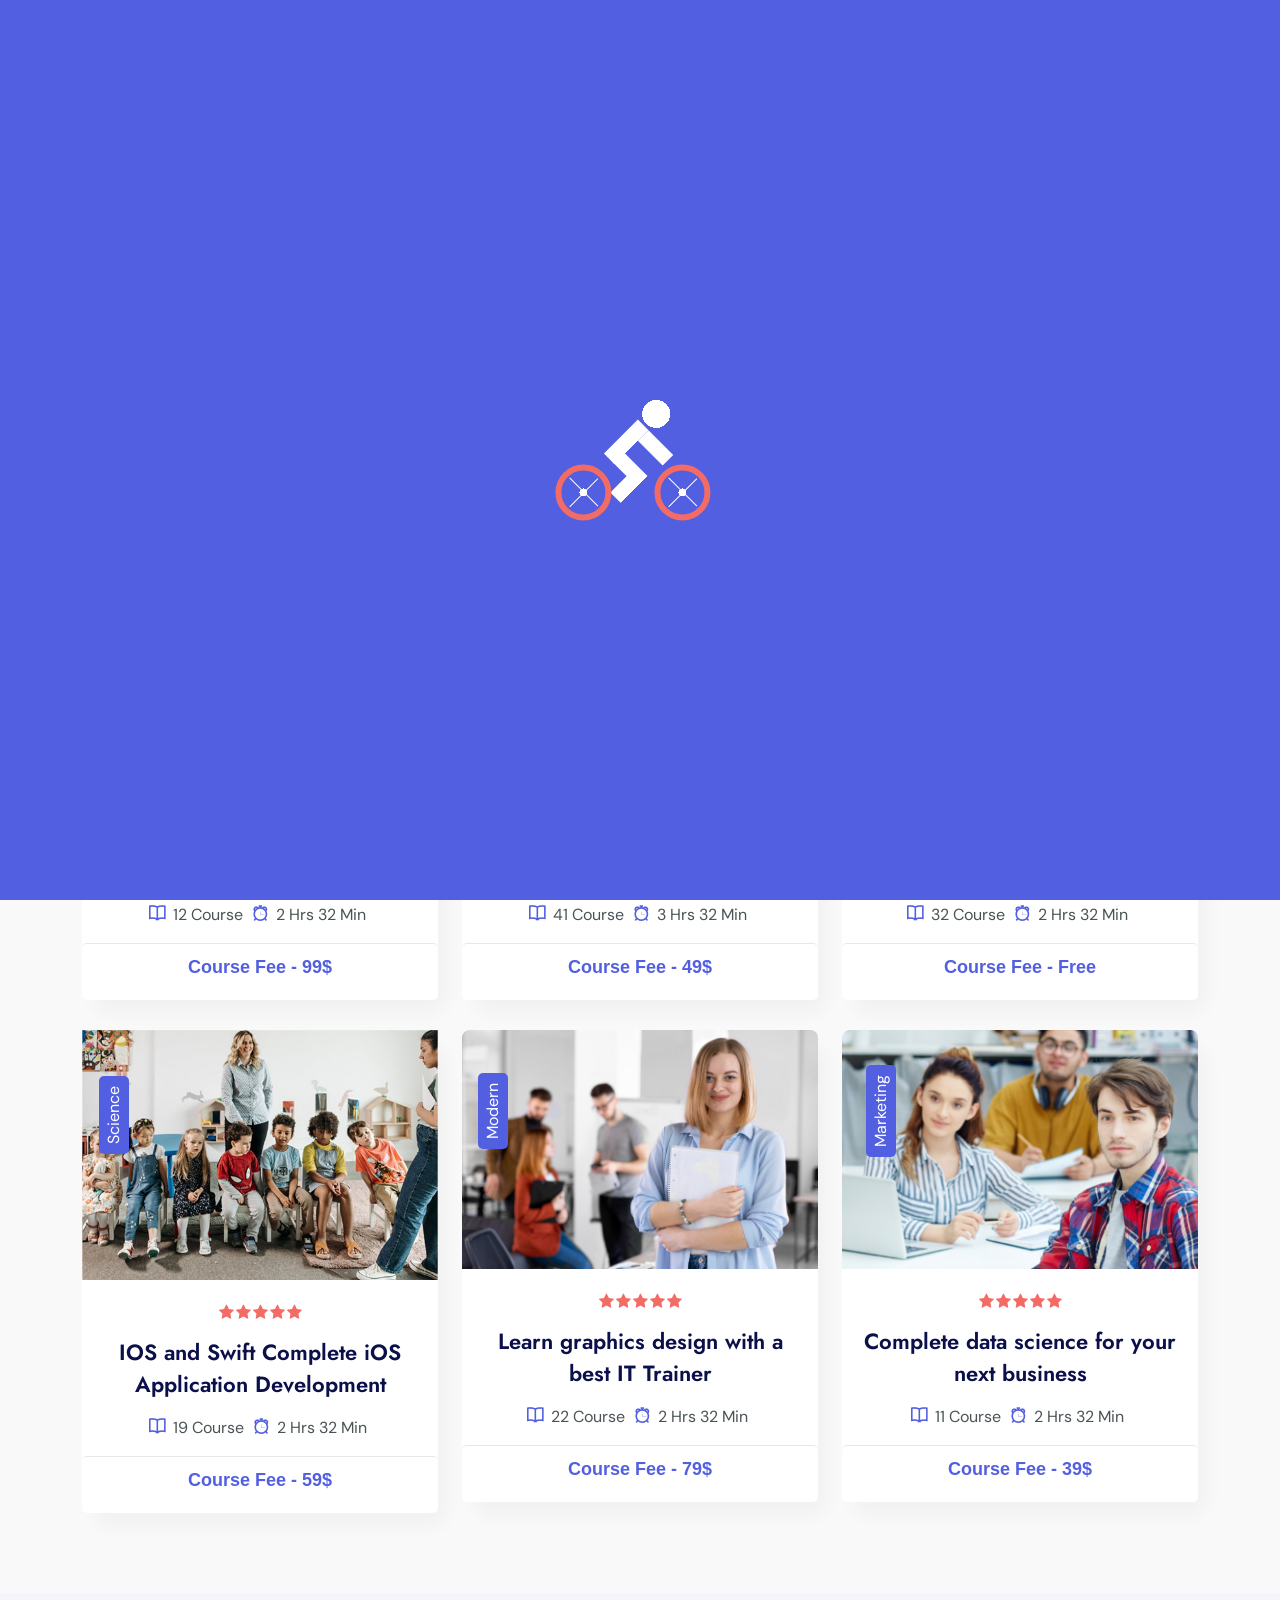
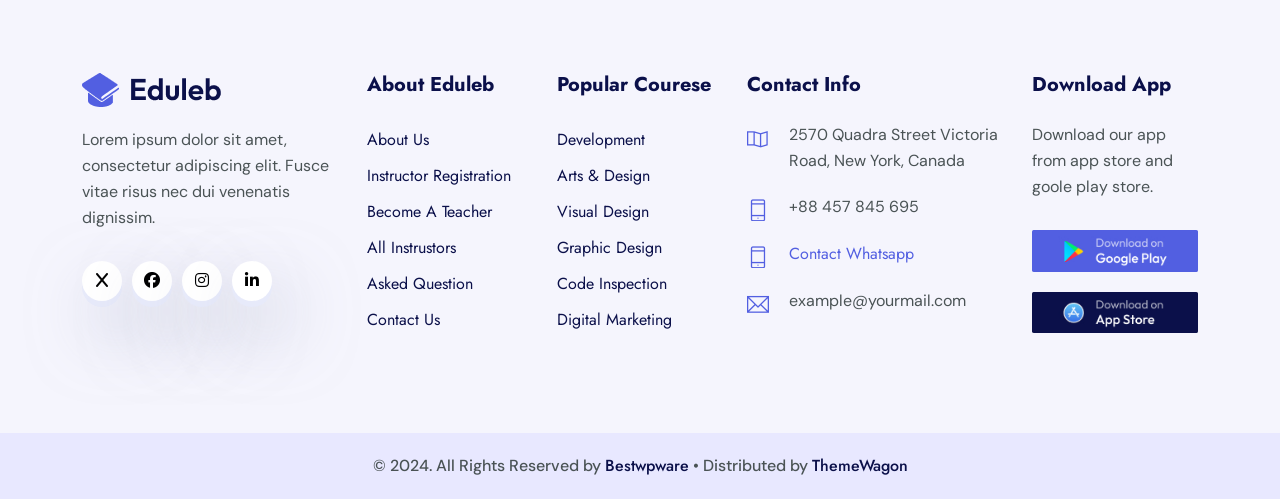
<file: course.html>
<!DOCTYPE html>
<html lang="en">

	<head>
		<!-- Meta -->
		<meta charset="utf-8">
		<meta http-equiv="X-UA-Compatible" content="IE=edge">
		<meta name="viewport" content="width=device-width, initial-scale=1, shrink-to-fit=no">
		<!-- The above 3 meta tags *must* come first in the head; any other head content must come *after* these tags -->
		<meta name="description" content="Eduleb - Education HTML Template">
		<meta name="keywords" content="agency, business, corporate, creative, html5, modern, multipurpose, One Page, parallax, startup">		
		<!-- SITE TITLE -->
		<title>Eduleb - Education HTML Template</title>			
		<!-- Latest Bootstrap min CSS -->
		<link rel="stylesheet" href="assets/bootstrap/css/bootstrap.min.css">		
		<!-- Google Font -->
		<link href="https://fonts.googleapis.com/css2?family=DM+Sans:ital,opsz,wght@0,9..40,100..1000;1,9..40,100..1000&display=swap" rel="stylesheet">
		<link href="https://fonts.googleapis.com/css2?family=Jost:ital,wght@0,100..900;1,100..900&display=swap" rel="stylesheet">
		<!-- Font Awesome CSS -->
		<link rel="stylesheet" href="https://cdnjs.cloudflare.com/ajax/libs/font-awesome/6.5.2/css/all.min.css">
		<link rel="stylesheet" href="assets/fonts/font-awesome.min.css">
		<link rel="stylesheet" href="assets/fonts/themify-icons.css">
		<!--- owl carousel Css-->
		<link rel="stylesheet" href="assets/owlcarousel/css/owl.carousel.css">
		<link rel="stylesheet" href="assets/owlcarousel/css/owl.theme.css">	
		<!--jquery-simple-mobilemenu Css-->
        <link rel="stylesheet" href="assets/css/jquery-simple-mobilemenu.css">			
		<!-- MAGNIFIC CSS -->
		<link rel="stylesheet" href="assets/css/magnific-popup.css">		
		<!-- animate CSS -->
		<link rel="stylesheet" href="assets/css/animate.css">	
		<!-- Style CSS -->					
		<link rel="stylesheet" href="assets/css/style.css">					
		<!-- HTML5 shim and Respond.js IE8 support of HTML5 elements and media queries -->
		<!-- WARNING: Respond.js doesn't work if you view the page via file:// -->
		<!--[if lt IE 9]>
		  <script src="https://oss.maxcdn.com/html5shiv/3.7.2/html5shiv.min.js"></script>
		  <script src="https://oss.maxcdn.com/respond/1.4.2/respond.min.js"></script>
		<![endif]-->
	</head>
	
    <body data-spy="scroll" data-offset="80">

		<!-- START PRELOADER -->
		<div class="preloaders">
			<span class="loader"></span>
		</div>
		<!-- END PRELOADER -->		

		<!-- START NAVBAR -->  
		<div id="navigation" class="navbar-light bg-faded site-navigation">
			<div class="container-fluid">
				<div class="row">
					<div class="col-20 align-self-center">
						<div class="site-logo">
							<a href="index.html"><img src="assets/img/logo.png" alt=""></a>          				
						</div>
					</div><!--- END Col -->
					
					<div class="col-60 d-flex">
						<nav id="main-menu">
							<ul>
								<li class="menu-item-has-children"><a href="#">Home</a>
									<ul>										
										<li><a href="index.html">Home 01</a></li>
										<li><a href="index2.html">Home 02</a></li>
									</ul>
								</li>
								<li><a href="about.html">About</a></li>				  				  
								<li class="menu-item-has-children"><a href="course.html">Course</a>
									<ul>										
										<li><a href="course.html">Course</a></li>
										<li><a href="course_details.html">Course Details</a></li>
									</ul>
								</li>								
								<li class="menu-item-has-children"><a href="#">Pages</a>
									<ul>										
										<li><a href="instructor.html">Instructor</a></li>
										<li><a href="ins_details.html">Instructor Details</a></li>
										<li><a href="pricing.html">Pricing Plan</a></li>
										<li><a href="faq.html">Faq Page</a></li>			
										<li><a href="404.html">404</a></li>				
									</ul>
								</li>							
								<li class="menu-item-has-children"><a href="blog.html">Blog</a>
									<ul>										
										<li><a href="blog.html">Blog</a></li>
										<li><a href="blog_single.html">Blog Details</a></li>
									</ul>
								</li>							  
								<li><a href="contact.html">Contact</a></li>
							</ul>
						</nav>
					</div><!--- END Col -->
					
					<div class="col-20 d-none d-xl-block text-end align-self-center">
						<a href="#" class="header-btn">Sign In</a>
						<a href="contact.html" class="btn_one">Sign Up</a>
					</div><!--- END Col -->
					
					<ul class="mobile_menu">						
						<li><a href="#">Home</a>
							<ul class="sub-menu">										
								<li><a href="index.html">Home 01</a></li>
								<li><a href="index2.html">Home 02</a></li>						
							</ul>
						</li>	
						<li><a href="about.html">About</a></li>						
						<li><a href="#">Course</a>
							<ul class="sub-menu">										
								<li><a href="course.html">Course</a></li>
								<li><a href="course_details.html">Course Deails</a></li>									
							</ul>
						</li>
						<li><a href="#">Pages</a>
							<ul class="sub-menu">									
								<li><a href="instructor.html">Instructor</a></li>
								<li><a href="ins_details.html">Instructor Details</a></li>
								<li><a href="pricing.html">Pricing Plan</a></li>
								<li><a href="faq.html">Faq Page</a></li>			
								<li><a href="404.html">404</a></li>							
							</ul>
						</li>			
						<li><a href="blog.html">Blog</a>
							<ul class="sub-menu">										
								<li><a href="blog.html">Blog</a></li>
								<li><a href="blog_single.html">Blog Details</a></li>
							</ul>
						</li>						
						<li><a href="contact.html">Contact</a></li>
					</ul>			
				</div><!--- END ROW -->
			</div><!--- END CONTAINER -->
		</div> 	  
		<!-- END NAVBAR -->		

		<!-- START SECTION TOP -->
		<section class="section-top">
			<div class="container">
				<div class="col-lg-10 offset-lg-1 text-center">
					<div class="section-top-title wow fadeInRight" data-wow-duration="1s" data-wow-delay="0.3s" data-wow-offset="0">
						<h1>All Course</h1>
						<ul>
							<li><a href="index.html">Home</a></li>
							<li> / Course</li>
						</ul>
					</div><!-- //.HERO-TEXT -->
				</div><!--- END COL -->
			</div><!--- END CONTAINER -->
		</section>	
		<!-- END SECTION TOP -->
		
		<!-- START COURSE -->
		<section class="home_course section-padding">
			<div class="container">			
				<div class="row">
					<div class="col-lg-4 col-sm-6 col-xs-12">
						<div class="single_course">
							<div class="single_c_img">
								<img src="assets/img/course/1.png" class="img-fluid" alt="course-image" />
								<span>Education</span>
							</div>
							<i class="fa fa-star"></i><i class="fa fa-star"></i><i class="fa fa-star"></i><i class="fa fa-star"></i><i class="fa fa-star"></i>
							<h4><a href="course.html">Complete User fundamentals beginners to advanced</a></h4>
							<p><span class="ti-book"> </span> 12 Course</p>
							<p><span class="ti-alarm-clock"> </span>2 Hrs 32 Min</p>
							<div class="price">Course Fee - 99$</div>
						</div>
					</div><!-- END COL -->
					<div class="col-lg-4 col-sm-6 col-xs-12">
						<div class="single_course">
							<div class="single_c_img">
								<img src="assets/img/course/2.png" class="img-fluid" alt="course-image" />
								<span>UI/UX</span>
							</div>
							<i class="fa fa-star"></i><i class="fa fa-star"></i><i class="fa fa-star"></i><i class="fa fa-star"></i><i class="fa fa-star"></i>
							<h4><a href="course.html">Advanced Android 12 & Kotlin Development Course</a></h4>
							<p><span class="ti-book"> </span> 41 Course</p>
							<p><span class="ti-alarm-clock"> </span>3 Hrs 32 Min</p>
							<div class="price">Course Fee - 49$</div>
						</div>
					</div><!-- END COL -->
					<div class="col-lg-4 col-sm-6 col-xs-12">
						<div class="single_course">
							<div class="single_c_img">
								<img src="assets/img/course/3.png" class="img-fluid" alt="course-image" />
								<span>Lifestyle</span>
							</div>
							<i class="fa fa-star"></i><i class="fa fa-star"></i><i class="fa fa-star"></i><i class="fa fa-star"></i><i class="fa fa-star"></i>
							<h4><a href="course.html">Complete HTML, CSS and Javascript Course</a></h4>
							<p><span class="ti-book"> </span> 32 Course</p>
							<p><span class="ti-alarm-clock"> </span>2 Hrs 32 Min</p>
							<div class="price">Course Fee - Free</div>
						</div>
					</div><!-- END COL -->
					<div class="col-lg-4 col-sm-6 col-xs-12">
						<div class="single_course">
							<div class="single_c_img">
								<img src="assets/img/course/4.png" class="img-fluid" alt="course-image" />
								<span>Science</span>
							</div>
							<i class="fa fa-star"></i><i class="fa fa-star"></i><i class="fa fa-star"></i><i class="fa fa-star"></i><i class="fa fa-star"></i>
							<h4><a href="course.html">IOS and Swift Complete iOS Application Development</a></h4>
							<p><span class="ti-book"> </span> 19 Course</p>
							<p><span class="ti-alarm-clock"> </span>2 Hrs 32 Min</p>
							<div class="price">Course Fee - 59$</div>
						</div>
					</div><!-- END COL -->
					<div class="col-lg-4 col-sm-6 col-xs-12">
						<div class="single_course">
							<div class="single_c_img">
								<img src="assets/img/course/5.png" class="img-fluid" alt="course-image" />
								<span>Modern</span>
							</div>
							<i class="fa fa-star"></i><i class="fa fa-star"></i><i class="fa fa-star"></i><i class="fa fa-star"></i><i class="fa fa-star"></i>
							<h4><a href="course.html">Learn graphics design with a best IT Trainer</a></h4>
							<p><span class="ti-book"> </span> 22 Course</p>
							<p><span class="ti-alarm-clock"> </span>2 Hrs 32 Min</p>
							<div class="price">Course Fee - 79$</div>
						</div>
					</div><!-- END COL -->
					<div class="col-lg-4 col-sm-6 col-xs-12">
						<div class="single_course">
							<div class="single_c_img">
								<img src="assets/img/course/6.png" class="img-fluid" alt="course-image" />
								<span>Marketing</span>
							</div>
							<i class="fa fa-star"></i><i class="fa fa-star"></i><i class="fa fa-star"></i><i class="fa fa-star"></i><i class="fa fa-star"></i>
							<h4><a href="course.html">Complete data science for your next business</a></h4>
							<p><span class="ti-book"> </span> 11 Course</p>
							<p><span class="ti-alarm-clock"> </span>2 Hrs 32 Min</p>
							<div class="price">Course Fee - 39$</div>
						</div>
					</div><!-- END COL -->						
				</div><!--- END ROW -->
			</div><!--- END CONTAINER -->		
		</section>
		<!-- END COURSE -->		
		
		<!-- START FOOTER -->
		<div class="footer section-padding">
			<div class="container">				
				<div class="row">						
					<div class="col-lg-3 col-sm-6 col-xs-12">
						<div class="single_footer">
							<a href="index.html"><img src="assets/img/logo.png" alt=""></a>         
							<p>Lorem ipsum dolor sit amet, consectetur adipiscing elit. Fusce vitae risus nec dui venenatis dignissim.</p>
							<div class="social_profile">
								<ul>
									<li><a class="f_facebook" href="#"><i class="fa-solid fa-x"></i></a></li>
									<li><a class="f_twitter" href="#"><i class="fa-brands fa-facebook-f"></i></a></li>
									<li><a class="f_instagram"href="#"><i class="fa-brands fa-instagram"></i></a></li>
									<li><a class="f_linkedin" href="#"><i class="fa-brands fa-linkedin-in"></i></a></li>
								</ul>
							</div>
						</div>			
					</div><!--- END COL -->						
					<div class="col-lg-2 col-sm-6 col-xs-12">
						<div class="single_footer">
							<h4>About Eduleb</h4>
							<ul>
								<li><a href="#">About us</a></li>
								<li><a href="#">Instructor Registration</a></li>
								<li><a href="#">Become A Teacher</a></li>
								<li><a href="#">All Instrustors</a></li>
								<li><a href="#">Asked Question</a></li>
								<li><a href="#">Contact us</a></li>
							</ul>
						</div>
					</div><!--- END COL -->	
					<div class="col-lg-2 col-sm-6 col-xs-12">
						<div class="single_footer">
							<h4>Popular Courese</h4>
							<ul>
								<li><a href="#">Development</a></li>
								<li><a href="#">Arts & design</a></li>
								<li><a href="#">Visual Design</a></li>
								<li><a href="#">Graphic Design</a></li>
								<li><a href="#">Code Inspection</a></li>						
								<li><a href="#">Digital Marketing</a></li>						
							</ul>
						</div>
					</div><!--- END COL -->
					<div class="col-lg-3 col-sm-6 col-xs-12">
						<div class="single_footer">
							<h4>Contact Info</h4>
							<div class="sf_contact">
								<span class="ti-map"></span>
								<p>2570 Quadra Street Victoria Road, New York, Canada</p>
							</div>
							<div class="sf_contact">
								<span class="ti-mobile"></span>
								<p>+88 457 845 695</p>
							</div>
							<div class="sf_contact">
								<span class="ti-mobile"></span>
								<p><a href="tel:+88457845695">Contact Whatsapp</a></p>
							</div>
							<div class="sf_contact">
								<span class="ti-email"></span>
								<p>example@yourmail.com</p>
							</div>
						</div>
					</div><!--- END COL -->						
					<div class="col-lg-2 col-sm-6 col-xs-12">
						<div class="single_footer">
							<h4>Download App</h4>
							<p>Download our app from app store and goole play store.</p>
							<a href="index.html"><img src="assets/img/google-play.jpg" class="foot_img" alt=""></a>  
							<a href="index.html"><img src="assets/img/app-store.jpg" class="foot_img" alt=""></a>  
						</div>
					</div><!--- END COL -->	
				</div><!--- END ROW -->					
			</div><!--- END CONTAINER -->
		</div>
		<!-- END FOOTER -->	

		<!-- START FOOTER COPYRIGHT -->	
		<div class="foot_copy">
			<div class="footer_copyright">
				<p>&copy; 2024. All Rights Reserved by <a href="https://bestwpware.com/">Bestwpware</a> • Distributed by <a href="https://themewagon.com">ThemeWagon</a></p>
			</div>	
		</div>
		<!-- END FOOTER COPYRIGHT -->	
	
	<!-- Latest jQuery -->
		<script src="assets/js/jquery-1.12.4.min.js"></script>
	<!-- Latest compiled and minified Bootstrap -->
		<script src="assets/bootstrap/js/bootstrap.min.js"></script>
	<!-- modernizer JS -->		
		<script src="assets/js/modernizr-2.8.3.min.js"></script>	
	<!-- jquery-simple-mobilemenu.min -->
		<script src="assets/js/jquery-simple-mobilemenu.js"></script>		
	<!-- owl-carousel min js  -->
		<script src="assets/owlcarousel/js/owl.carousel.min.js"></script>					
	<!-- magnific-popup js -->               
		<script src="assets/js/jquery.magnific-popup.min.js"></script>						
	<!-- countTo js -->
		<script src="assets/js/jquery.inview.min.js"></script>								
	<!-- scrolltopcontrol js -->
		<script src="assets/js/scrolltopcontrol.js"></script>			
	<!-- WOW - Reveal Animations When You Scroll -->
		<script src="assets/js/wow.min.js"></script>				
	<!-- scripts js -->
		<script src="assets/js/scripts.js"></script>
    </body>
</html>
</file>
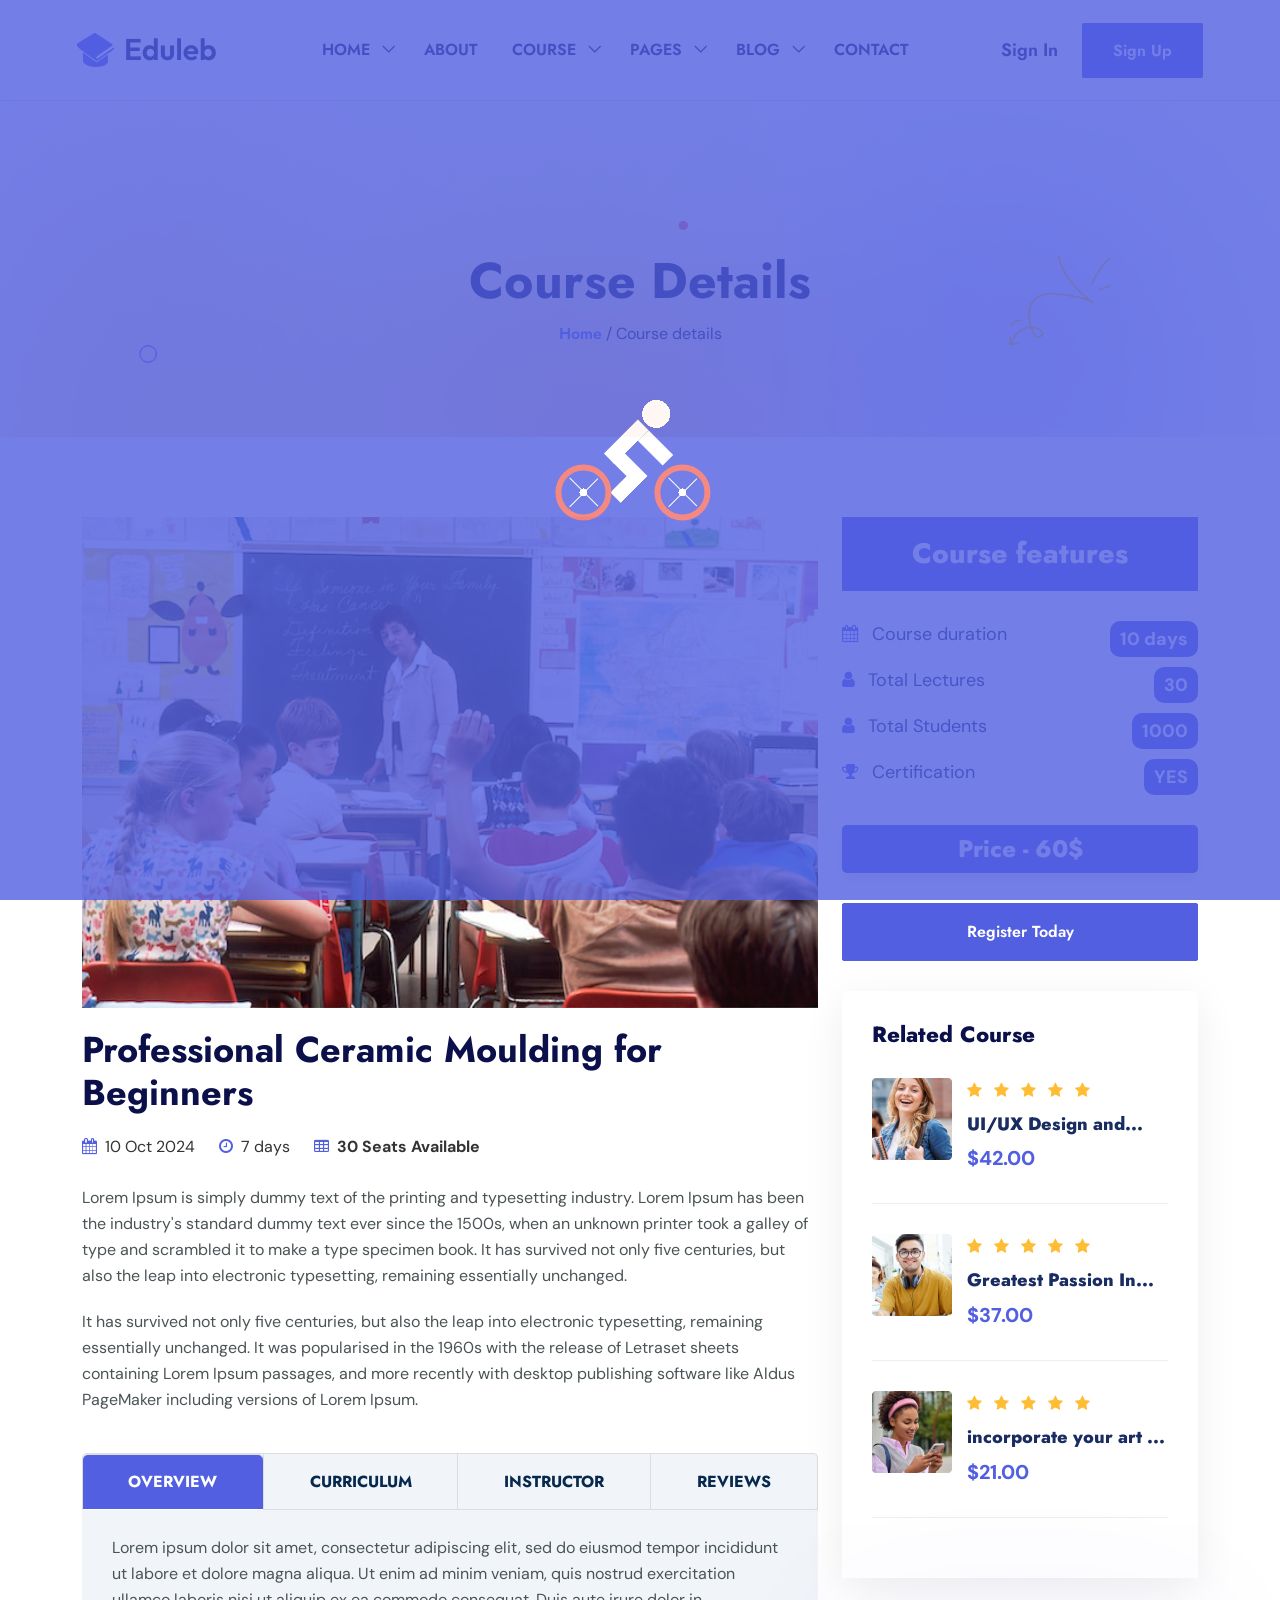
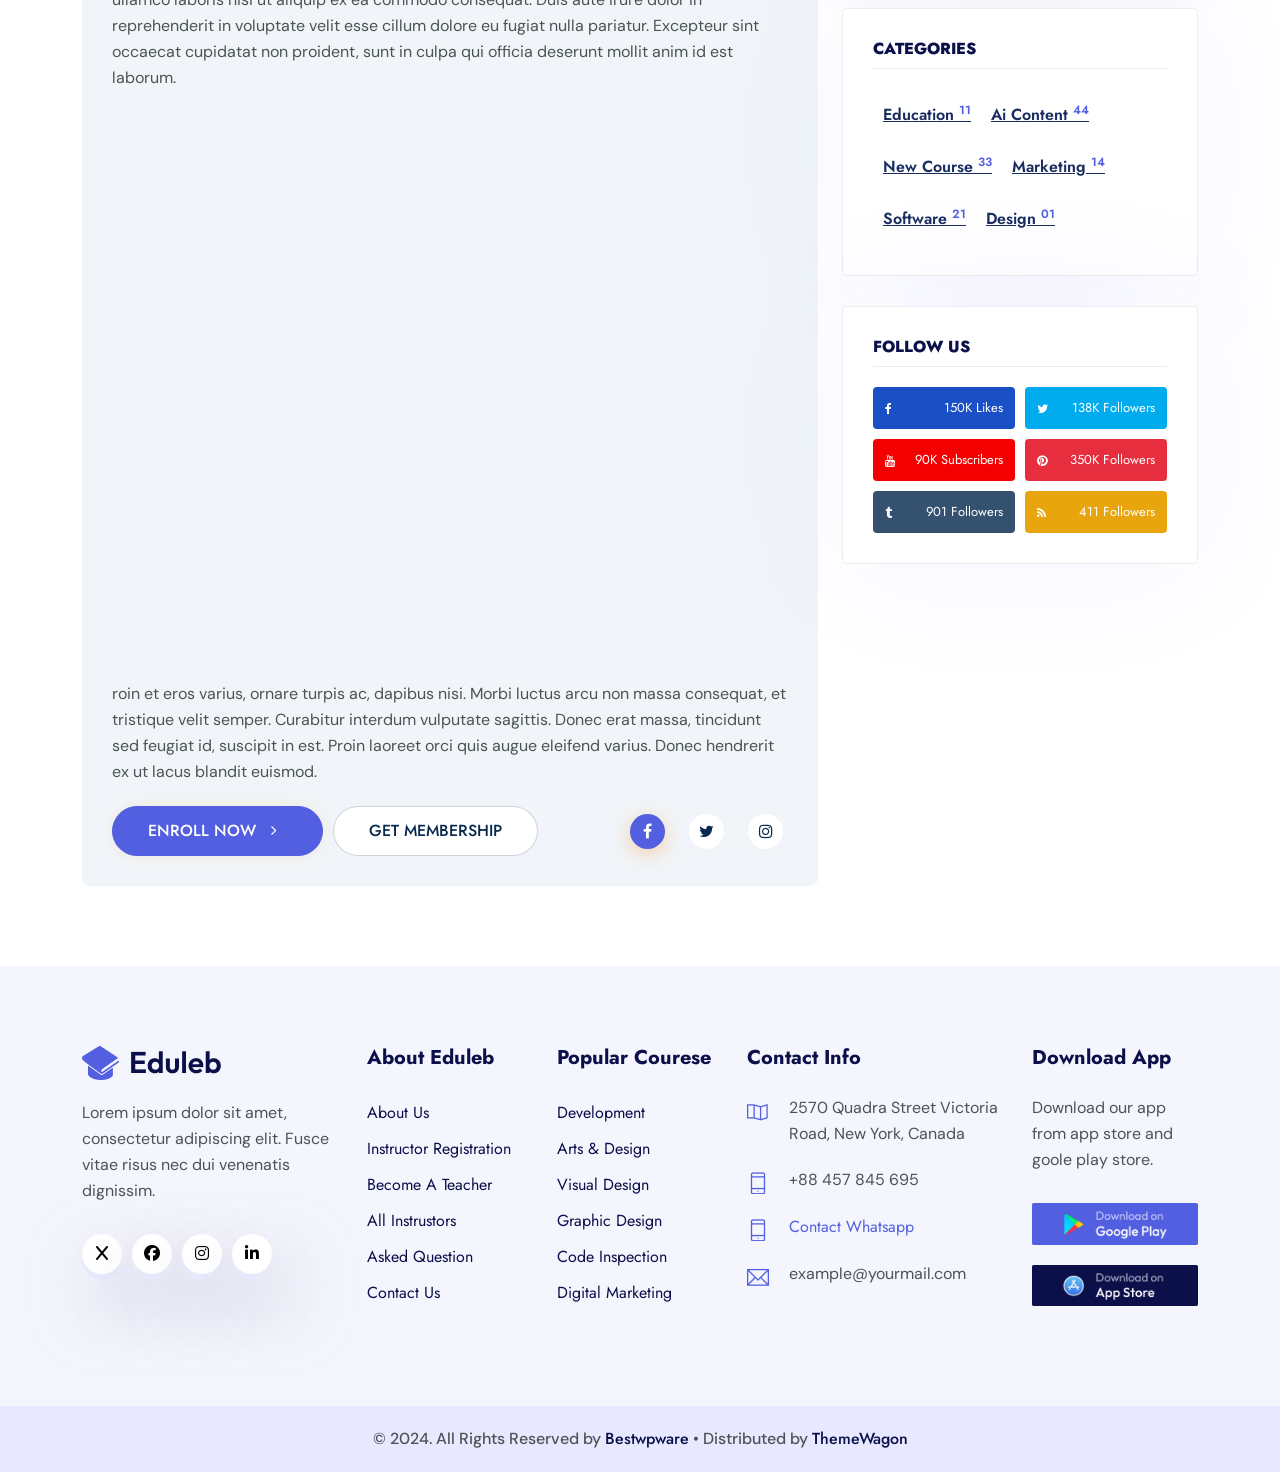
<file: course_details.html>
<!DOCTYPE html>
<html lang="en">

	<head>
		<!-- Meta -->
		<meta charset="utf-8">
		<meta http-equiv="X-UA-Compatible" content="IE=edge">
		<meta name="viewport" content="width=device-width, initial-scale=1, shrink-to-fit=no">
		<!-- The above 3 meta tags *must* come first in the head; any other head content must come *after* these tags -->
		<meta name="description" content="Eduleb - Education HTML Template">
		<meta name="keywords" content="agency, business, corporate, creative, html5, modern, multipurpose, One Page, parallax, startup">		
		<!-- SITE TITLE -->
		<title>Eduleb - Education HTML Template</title>			
		<!-- Latest Bootstrap min CSS -->
		<link rel="stylesheet" href="assets/bootstrap/css/bootstrap.min.css">		
		<!-- Google Font -->
		<link href="https://fonts.googleapis.com/css2?family=DM+Sans:ital,opsz,wght@0,9..40,100..1000;1,9..40,100..1000&display=swap" rel="stylesheet">
		<link href="https://fonts.googleapis.com/css2?family=Jost:ital,wght@0,100..900;1,100..900&display=swap" rel="stylesheet">
		<!-- Font Awesome CSS -->
		<link rel="stylesheet" href="https://cdnjs.cloudflare.com/ajax/libs/font-awesome/6.5.2/css/all.min.css">
		<link rel="stylesheet" href="assets/fonts/font-awesome.min.css">
		<link rel="stylesheet" href="assets/fonts/themify-icons.css">
		<!--- owl carousel Css-->
		<link rel="stylesheet" href="assets/owlcarousel/css/owl.carousel.css">
		<link rel="stylesheet" href="assets/owlcarousel/css/owl.theme.css">	
		<!--jquery-simple-mobilemenu Css-->
        <link rel="stylesheet" href="assets/css/jquery-simple-mobilemenu.css">			
		<!-- MAGNIFIC CSS -->
		<link rel="stylesheet" href="assets/css/magnific-popup.css">		
		<!-- animate CSS -->
		<link rel="stylesheet" href="assets/css/animate.css">	
		<!-- Style CSS -->					
		<link rel="stylesheet" href="assets/css/style.css">					
		<!-- HTML5 shim and Respond.js IE8 support of HTML5 elements and media queries -->
		<!-- WARNING: Respond.js doesn't work if you view the page via file:// -->
		<!--[if lt IE 9]>
		  <script src="https://oss.maxcdn.com/html5shiv/3.7.2/html5shiv.min.js"></script>
		  <script src="https://oss.maxcdn.com/respond/1.4.2/respond.min.js"></script>
		<![endif]-->
	</head>
	
    <body data-spy="scroll" data-offset="80">

		<!-- START PRELOADER -->
		<div class="preloaders">
			<span class="loader"></span>
		</div>
		<!-- END PRELOADER -->		

		<!-- START NAVBAR -->  
		<div id="navigation" class="navbar-light bg-faded site-navigation">
			<div class="container-fluid">
				<div class="row">
					<div class="col-20 align-self-center">
						<div class="site-logo">
							<a href="index.html"><img src="assets/img/logo.png" alt=""></a>          				
						</div>
					</div><!--- END Col -->
					
					<div class="col-60 d-flex">
						<nav id="main-menu">
							<ul>
								<li class="menu-item-has-children"><a href="#">Home</a>
									<ul>										
										<li><a href="index.html">Home 01</a></li>
										<li><a href="index2.html">Home 02</a></li>
									</ul>
								</li>
								<li><a href="about.html">About</a></li>				  				  
								<li class="menu-item-has-children"><a href="course.html">Course</a>
									<ul>										
										<li><a href="course.html">Course</a></li>
										<li><a href="course_details.html">Course Details</a></li>
									</ul>
								</li>								
								<li class="menu-item-has-children"><a href="#">Pages</a>
									<ul>										
										<li><a href="instructor.html">Instructor</a></li>
										<li><a href="ins_details.html">Instructor Details</a></li>
										<li><a href="pricing.html">Pricing Plan</a></li>
										<li><a href="faq.html">Faq Page</a></li>			
										<li><a href="404.html">404</a></li>				
									</ul>
								</li>							
								<li class="menu-item-has-children"><a href="blog.html">Blog</a>
									<ul>										
										<li><a href="blog.html">Blog</a></li>
										<li><a href="blog_single.html">Blog Details</a></li>
									</ul>
								</li>							  
								<li><a href="contact.html">Contact</a></li>
							</ul>
						</nav>
					</div><!--- END Col -->
					
					<div class="col-20 d-none d-xl-block text-end align-self-center">
						<a href="#" class="header-btn">Sign In</a>
						<a href="contact.html" class="btn_one">Sign Up</a>
					</div><!--- END Col -->
					
					<ul class="mobile_menu">						
						<li><a href="#">Home</a>
							<ul class="sub-menu">										
								<li><a href="index.html">Home 01</a></li>
								<li><a href="index2.html">Home 02</a></li>						
							</ul>
						</li>	
						<li><a href="about.html">About</a></li>						
						<li><a href="#">Course</a>
							<ul class="sub-menu">										
								<li><a href="course.html">Course</a></li>
								<li><a href="course_details.html">Course Deails</a></li>									
							</ul>
						</li>
						<li><a href="#">Pages</a>
							<ul class="sub-menu">									
								<li><a href="instructor.html">Instructor</a></li>
								<li><a href="ins_details.html">Instructor Details</a></li>
								<li><a href="pricing.html">Pricing Plan</a></li>
								<li><a href="faq.html">Faq Page</a></li>			
								<li><a href="404.html">404</a></li>							
							</ul>
						</li>			
						<li><a href="blog.html">Blog</a>
							<ul class="sub-menu">										
								<li><a href="blog.html">Blog</a></li>
								<li><a href="blog_single.html">Blog Details</a></li>
							</ul>
						</li>						
						<li><a href="contact.html">Contact</a></li>
					</ul>			
				</div><!--- END ROW -->
			</div><!--- END CONTAINER -->
		</div> 	  
		<!-- END NAVBAR -->		

		<!-- START SECTION TOP -->
		<section class="section-top">
			<div class="container">
				<div class="col-lg-10 offset-lg-1 text-center">
					<div class="section-top-title wow fadeInRight" data-wow-duration="1s" data-wow-delay="0.3s" data-wow-offset="0">
						<h1>Course details</h1>
						<ul>
							<li><a href="index.html">Home</a></li>
							<li> / Course details</li>
						</ul>
					</div><!-- //.HERO-TEXT -->
				</div><!--- END COL -->
			</div><!--- END CONTAINER -->
		</section>	
		<!-- END SECTION TOP -->
		
		<!-- START COURSE -->
		<section class="our_event section-padding">
			<div class="container">
				<div class="row">	
					<div class="col-lg-8 col-sm-8 col-xs-12">
						<div class="single_event_single">
							<img alt="" class="img-fluid" src="assets/img/sc.png"/>
							<div class="single_event_text_single">
								 <h4>Professional Ceramic Moulding for Beginners</h4>
								<span><i class="fa fa-calendar"></i>10 Oct 2024</span>
								<span><i class="fa fa-clock-o"></i>7 days</span>
								<span><i class="fa fa-table"></i><strong>30 Seats Available</strong></span>
								 <p>Lorem Ipsum is simply dummy text of the printing and typesetting industry. Lorem Ipsum has been the industry's standard dummy text ever since the 1500s, when an unknown printer took a galley of type and scrambled it to make a type specimen book. It has survived not only five centuries, but also the leap into electronic typesetting, remaining essentially unchanged.</p>
								 <p>It has survived not only five centuries, but also the leap into electronic typesetting, remaining essentially unchanged. It was popularised in the 1960s with the release of Letraset sheets containing Lorem Ipsum passages, and more recently with desktop publishing software like Aldus PageMaker including versions of Lorem Ipsum.</p>
							</div>
						</div><!--- END SINGLE EVENT -->
                            <div class="course-details-content section-bg">
                                <ul class="nav nav-tabs" role="tablist">
                                    <li class="nav-item">
                                        <a href="#overview" class="nav-link active" data-bs-toggle="tab">Overview</a>
                                    </li>
                                    <li>
                                        <a href="#curriculum" class="nav-link" data-bs-toggle="tab">Curriculum </a>
                                    </li>
                                    <li class="nav-item">
                                        <a href="#instructor" class="nav-link" data-bs-toggle="tab">instructor</a>
                                    </li>
                                    <li class="nav-item">
                                        <a href="#reviews" class="nav-link" data-bs-toggle="tab">reviews</a>
                                    </li>
                                </ul>
                                <div class="tab-content" id="myTabContent">
                                    <div class="tab-pane show fade active" id="overview">
                                        <div class="overview">
                                            <p>Lorem ipsum dolor sit amet, consectetur adipiscing elit, sed do eiusmod tempor incididunt ut 
                                                labore et dolore magna aliqua. Ut enim ad minim veniam, quis nostrud exercitation ullamco 
                                                laboris nisi ut aliquip ex ea commodo consequat. Duis aute irure dolor in reprehenderit in 
                                                voluptate velit esse cillum dolore eu fugiat nulla pariatur. Excepteur sint occaecat cupidatat 
                                                non proident, sunt in culpa qui officia deserunt mollit anim id est laborum.</p>
												<iframe width="900" height="506" src="https://www.youtube.com/embed/RXv_uIN6e-Y" title="10 Excel Formula used daily at WORK (Excel formula for job interview)" frameborder="0" allow="accelerometer; autoplay; clipboard-write; encrypted-media; gyroscope; picture-in-picture; web-share" allowfullscreen></iframe>
                                            <p>roin et eros varius, ornare turpis ac, dapibus nisi. Morbi luctus arcu non massa consequat, et 
                                                tristique velit semper. Curabitur interdum vulputate sagittis. Donec erat massa, tincidunt sed 
                                                feugiat id, suscipit in est. Proin laoreet orci quis augue eleifend varius. Donec hendrerit ex ut 
                                                lacus blandit euismod. </p>
                                            <div class="details-buttons-area">
                                                <a href="#0" class="custom-button theme-one">Enroll Now <i class="fa fa-angle-right"></i></a>
                                                <a href="#0" class="custom-button bg-white">get membership</a>
                                                <ul class="social-icons">
                                                    <li>
                                                        <a href="#0" class="active"><i class="fa fa-facebook"></i></a>
                                                    </li>
                                                    <li>
                                                        <a href="#0"><i class="fa fa-twitter"></i></a>
                                                    </li>
                                                    <li>
                                                        <a href="#0"><i class="fa fa-instagram"></i></a>
                                                    </li>
                                                </ul>
                                            </div>
                                        </div>
                                    </div>
                                    <div class="tab-pane fade" role="tabpanel" id="curriculum">
                                        <div class="overview">
                                            <p>Lorem ipsum dolor sit amet, consectetur adipiscing elit, sed do eiusmod tempor incididunt ut 
                                                labore et dolore magna aliqua. Ut enim ad minim veniam, quis nostrud exercitation ullamco 
                                                laboris nisi ut aliquip ex ea commodo consequat. Duis aute irure dolor in reprehenderit in 
                                                voluptate velit esse cillum dolore eu fugiat nulla pariatur. Excepteur sint occaecat cupidatat 
                                                non proident, sunt in culpa qui officia deserunt mollit anim id est laborum.</p>
                                            <p>Lorem ipsum dolor sit amet, consectetur adipiscing elit, sed do eiusmod tempor incididunt ut 
                                                labore et dolore magna aliqua. Ut enim ad minim veniam, quis nostrud exercitation ullamco 
                                                laboris nisi ut aliquip ex ea commodo consequat. Duis aute irure dolor in reprehenderit in 
                                                voluptate velit esse cillum dolore eu fugiat nulla pariatur. Excepteur sint occaecat cupidatat 
                                                non proident, sunt in culpa qui officia deserunt mollit anim id est laborum.</p>
                                            <p>roin et eros varius, ornare turpis ac, dapibus nisi. Morbi luctus arcu non massa consequat, et 
                                                tristique velit semper. Curabitur interdum vulputate sagittis. Donec erat massa, tincidunt sed 
                                                feugiat id, suscipit in est. Proin laoreet orci quis augue eleifend varius. Donec hendrerit ex ut 
                                                lacus blandit euismod. </p>
                                            <div class="details-buttons-area">
                                                <a href="#0" class="custom-button theme-one">Enroll Now <i class="fa fa-angle-right"></i></a>
                                                <a href="#0" class="custom-button bg-white">get membership</a>
                                                <ul class="social-icons">
                                                    <li>
                                                        <a href="#0"><i class="fa fa-facebook"></i></a>
                                                    </li>
                                                    <li>
                                                        <a href="#0"><i class="fa fa-twitter"></i></a>
                                                    </li>
                                                    <li>
                                                        <a href="#0"><i class="fa fa-instagram"></i></a>
                                                    </li>
                                                </ul>
                                            </div>
                                        </div>
                                    </div>
                                    <div class="tab-pane fade" id="instructor">
                                        <div class="overview text-center">
                                            <div class="instructor-item">
                                                <div class="instructor-thumb">
                                                    <a href="#0"><img src="assets/img/ins-details.png" alt="instructor"></a>
                                                </div>
                                                <div class="instructor-content">
                                                    <h6 class="title"><a href="#0">Manuel Nuer</a></h6>
                                                    <span class="details">TEACHER</span>
                                                </div>
                                            </div>
                                            <p>Sed do eiusmod tempor incididunt ut 
                                                labore et dolore magna aliqua. Ut enim ad minim veniam, quis nostrud exercitation ullamco 
                                                laboris nisi ut aliquip ex ea commodo consequat. Duis aute irure dolor in reprehenderit in 
                                                voluptate velit esse cillum dolore eu fugiat nulla pariatur..</p>
                                            <div class="details-buttons-area">
                                                <ul class="social-icons justify-content-center w-100">
                                                    <li>
                                                        <a href="#0"><i class="fa fa-facebook"></i></a>
                                                    </li>
                                                    <li>
                                                        <a href="#0" class="active"><i class="fa fa-twitter"></i></a>
                                                    </li>
                                                    <li>
                                                        <a href="#0"><i class="fa fa-instagram"></i></a>
                                                    </li>
                                                </ul>
                                            </div>
                                        </div>
                                    </div>
                                    <div class="tab-pane fade" id="reviews">
                                        <div class="client-review">
                                            <div class="review-comments">
                                                <h6 class="review-title">Reviews (03)</h6>
                                                <ul class="review-contents">
                                                    <li>
                                                        <div class="thumb">
                                                            <img src="assets/img/client04.png" alt="course">
                                                        </div>
                                                        <div class="cont">
                                                            <h6 class="subtitle">Robot Smith</h6>
                                                            <div class="ratings cl-theme">
                                                                <span><i class="fa fa-star"></i></span>
                                                                <span><i class="fa fa-star"></i></span>
                                                                <span><i class="fa fa-star"></i></span>
                                                                <span><i class="fa fa-star"></i></span>
                                                                <span><i class="fa fa-star"></i></span>
                                                            </div>
                                                            <p>
                                                                Lorem ipsum dolor sit amet consectetur adipisicing elit. Enim unde et culpa voluptatibus repellat voluptates aliquid minima
                                                            </p>
                                                        </div>
                                                    </li>
                                                    <li>
                                                        <div class="thumb">
                                                            <img src="assets/img/client02.png" alt="course">
                                                        </div>
                                                        <div class="cont">
                                                            <h6 class="subtitle">Nicolas Anelca</h6>
                                                            <div class="ratings cl-theme">
                                                                <span><i class="fa fa-star"></i></span>
                                                                <span><i class="fa fa-star"></i></span>
                                                                <span><i class="fa fa-star"></i></span>
                                                                <span><i class="fa fa-star"></i></span>
                                                                <span class="cl-theme-light"><i class="fa fa-star"></i></span>
                                                            </div>
                                                            <p>
                                                                Lorem ipsum dolor sit amet consectetur adipisicing elit. Enim unde et culpa voluptatibus repellat voluptates aliquid minima
                                                            </p>
                                                        </div>
                                                    </li>
                                                    <li>
                                                        <div class="thumb">
                                                            <img src="assets/img/client03.png" alt="course">
                                                        </div>
                                                        <div class="cont">
                                                            <h6 class="subtitle">Harry Johnshon</h6>
                                                            <div class="ratings cl-theme">
                                                                <span><i class="fa fa-star"></i></span>
                                                                <span><i class="fa fa-star"></i></span>
                                                                <span><i class="fa fa-star"></i></span>
                                                                <span><i class="fa fa-star"></i></span>
                                                                <span><i class="fa fa-star"></i></span>
                                                            </div>
                                                            <p>
                                                                Lorem ipsum dolor sit amet consectetur adipisicing elit. Enim unde et culpa voluptatibus repellat voluptates aliquid minima
                                                            </p>
                                                        </div>
                                                    </li>
                                                </ul>
                                            </div>
                                            <div class="review-form">
                                                <h6 class="review-title">Add a Review</h6>
                                                <form class="row client-form align-items-center">
                                                    <div class="col-md-4 col-12">
                                                        <input type="text" name="name" placeholder="Full Name">
                                                    </div>
                                                    <div class="col-md-4 col-12">
                                                        <input type="text" name="email" placeholder="Email Adress">
                                                    </div>
                                                    <div class="col-md-4 col-12">
                                                        <div class="rating">
                                                            <span class="rating-title">Your Rating : </span>
                                                            <ul class="ratings">
                                                                <li>
                                                                    <a href="#0" title="Give Me One Star"><i class="fa fa-star"></i></a>
                                                                </li>
                                                                <li>
                                                                    <a href="#0" title="Give Me Two Star"><i class="fa fa-star"></i></a>
                                                                </li>
                                                                <li>
                                                                    <a href="#0" title="Give Me Three Star"><i class="fa fa-star"></i></a>
                                                                </li>
                                                                <li>
                                                                    <a href="#0" title="Give Me Four Star"><i class="fa fa-star"></i></a>
                                                                </li>
                                                                <li>
                                                                    <a href="#0" title="Give Me Five Star"><i class="fa fa-star"></i></a>
                                                                </li>
                                                            </ul>
                                                        </div>
                                                    </div>
                                                    <div class="col-md-12 col-12 d-inline-flex">
                                                        <textarea rows="5" placeholder="Type Here Message"></textarea>
                                                    </div>
                                                    <div class="col-12">
                                                        <button type="submit" class="custom-button rounded">Submit Review</button>
                                                    </div>
                                                </form>
                                            </div>
                                        </div>
                                    </div>
                                </div>
                            </div>						
					</div><!--- END COL -->
					<div class="col-lg-4 col-sm-4 col-xs-12">
						<div class="course_features">
							<h3>Course features</h3>
							<ul>
								<li><i class="fa fa-calendar"></i> Course duration <b>10 days</b></li>
								<li><i class="fa fa-user"></i> Total Lectures <b>30</b></li>
								<li><i class="fa fa-user"></i> Total Students <b>1000</b></li>
								<li><i class="fa fa-trophy"></i> Certification <b>YES</b></li>
							</ul>
						</div>
						<div class="event_info_price">
							<h4>Price - 60$</h4>
						</div>
						<div class="event_info_register">
							<a class="btn_one" href="#">Register Today</a>
						</div>
						<div class="related_course">
							<h3>Related Course</h3>
							<div class="single_rc">
								<div class="rc_img">
									<img src="assets/img/rc-1.png" alt="" />
								</div>
								<i class="fa fa-star"></i>
								<i class="fa fa-star"></i>
								<i class="fa fa-star"></i>
								<i class="fa fa-star"></i>
								<i class="fa fa-star"></i>
								<h4><a href="#">UI/UX Design and...</a></h4>
								<span>$42.00</span>
							</div><!--- END SINGLE RELATED COURSE -->
							<div class="single_rc">
								<div class="rc_img">
									<img src="assets/img/rc-2.png" alt="" />
								</div>
								<i class="fa fa-star"></i>
								<i class="fa fa-star"></i>
								<i class="fa fa-star"></i>
								<i class="fa fa-star"></i>
								<i class="fa fa-star"></i>
								<h4><a href="#">Greatest Passion In...</a></h4>
								<span>$37.00</span>
							</div><!--- END SINGLE RELATED COURSE -->
							<div class="single_rc">
								<div class="rc_img">
									<img src="assets/img/rc-3.png" alt="" />
								</div>
								<i class="fa fa-star"></i>
								<i class="fa fa-star"></i>
								<i class="fa fa-star"></i>
								<i class="fa fa-star"></i>
								<i class="fa fa-star"></i>
								<h4><a href="#">incorporate your art ...</a></h4>
								<span>$21.00</span>
							</div><!--- END SINGLE RELATED COURSE -->
						</div><!--- END RELATED COURSE -->
						<div class="sidebar-post">
							<div class="sidebar_title"><h4>CATEGORIES</h4></div>
							<div class="single_category">
								<ul>
									<li><a href="#">Education <sup>11</sup></a></li>
									<li><a href="#">Ai Content <sup>44</sup></a></li>
									<li><a href="#">New Course <sup>33</sup></a></li>
									<li><a href="#">Marketing <sup>14</sup></a></li>
									<li><a href="#">Software <sup>21</sup></a></li>
									<li><a href="#">Design <sup>01</sup></a></li>
								</ul>
							</div><!-- END SOCIAL MEDIA POST -->
						</div><!-- END SIDEBAR POST -->							
						<div class="sidebar-post">
							<div class="sidebar_title"><h4>Follow us</h4></div>
							<div class="single_social">
								<ul>
									<li><div class="social_item b_facebook"><a href="#" title="facebook"><i class="fa fa-facebook"></i><span class="item-list">150K Likes</span></a></div></li>
									
									<li><div class="social_item b_twitter"><a href="#" title="twitter"><i class="fa fa-twitter"></i><span class="item-list">138K Followers</span></a></div></li>
									
									<li><div class="social_item b_youtube"><a href="#" title="youtube"><i class="fa fa-youtube"></i><span class="item-list">90K Subscribers</span></a></div></li>
									
									<li><div class="social_item b_pinterest"><a href="#" title="pinterest"><i class="fa fa-pinterest"></i><span class="item-list">350K Followers</span></a></div></li>
									
									<li><div class="social_item b_tumblr"><a href="#" title="rss"><i class="fa fa-tumblr"></i><span class="item-list">901 Followers</span></a></div></li>
									
									<li><div class="social_item b_rss"><a href="#" title="rss"><i class="fa fa-rss"></i><span class="item-list">411 Followers</span></a></div></li>
								</ul>
							</div><!-- END SOCIAL MEDIA POST -->
						</div><!-- END SIDEBAR POST -->													
					</div><!--- END COL -->
				</div><!-- END ROW -->
			</div><!-- END CONTAINER -->
		</section>
		<!-- END COURSE -->
		
		<!-- START FOOTER -->
		<div class="footer section-padding">
			<div class="container">				
				<div class="row">						
					<div class="col-lg-3 col-sm-6 col-xs-12">
						<div class="single_footer">
							<a href="index.html"><img src="assets/img/logo.png" alt=""></a>         
							<p>Lorem ipsum dolor sit amet, consectetur adipiscing elit. Fusce vitae risus nec dui venenatis dignissim.</p>
							<div class="social_profile">
								<ul>
									<li><a class="f_facebook" href="#"><i class="fa-solid fa-x"></i></a></li>
									<li><a class="f_twitter" href="#"><i class="fa-brands fa-facebook-f"></i></a></li>
									<li><a class="f_instagram"href="#"><i class="fa-brands fa-instagram"></i></a></li>
									<li><a class="f_linkedin" href="#"><i class="fa-brands fa-linkedin-in"></i></a></li>
								</ul>
							</div>
						</div>			
					</div><!--- END COL -->						
					<div class="col-lg-2 col-sm-6 col-xs-12">
						<div class="single_footer">
							<h4>About Eduleb</h4>
							<ul>
								<li><a href="#">About us</a></li>
								<li><a href="#">Instructor Registration</a></li>
								<li><a href="#">Become A Teacher</a></li>
								<li><a href="#">All Instrustors</a></li>
								<li><a href="#">Asked Question</a></li>
								<li><a href="#">Contact us</a></li>
							</ul>
						</div>
					</div><!--- END COL -->	
					<div class="col-lg-2 col-sm-6 col-xs-12">
						<div class="single_footer">
							<h4>Popular Courese</h4>
							<ul>
								<li><a href="#">Development</a></li>
								<li><a href="#">Arts & design</a></li>
								<li><a href="#">Visual Design</a></li>
								<li><a href="#">Graphic Design</a></li>
								<li><a href="#">Code Inspection</a></li>						
								<li><a href="#">Digital Marketing</a></li>						
							</ul>
						</div>
					</div><!--- END COL -->
					<div class="col-lg-3 col-sm-6 col-xs-12">
						<div class="single_footer">
							<h4>Contact Info</h4>
							<div class="sf_contact">
								<span class="ti-map"></span>
								<p>2570 Quadra Street Victoria Road, New York, Canada</p>
							</div>
							<div class="sf_contact">
								<span class="ti-mobile"></span>
								<p>+88 457 845 695</p>
							</div>
							<div class="sf_contact">
								<span class="ti-mobile"></span>
								<p><a href="tel:+88457845695">Contact Whatsapp</a></p>
							</div>
							<div class="sf_contact">
								<span class="ti-email"></span>
								<p>example@yourmail.com</p>
							</div>
						</div>
					</div><!--- END COL -->						
					<div class="col-lg-2 col-sm-6 col-xs-12">
						<div class="single_footer">
							<h4>Download App</h4>
							<p>Download our app from app store and goole play store.</p>
							<a href="index.html"><img src="assets/img/google-play.jpg" class="foot_img" alt=""></a>  
							<a href="index.html"><img src="assets/img/app-store.jpg" class="foot_img" alt=""></a>  
						</div>
					</div><!--- END COL -->	
				</div><!--- END ROW -->					
			</div><!--- END CONTAINER -->
		</div>
		<!-- END FOOTER -->	

		<!-- START FOOTER COPYRIGHT -->	
		<div class="foot_copy">
			<div class="footer_copyright">
				<p>&copy; 2024. All Rights Reserved by <a href="https://bestwpware.com/">Bestwpware</a> • Distributed by <a href="https://themewagon.com">ThemeWagon</a></p>
			</div>	
		</div>
		<!-- END FOOTER COPYRIGHT -->	
	
	<!-- Latest jQuery -->
		<script src="assets/js/jquery-1.12.4.min.js"></script>
	<!-- Latest compiled and minified Bootstrap -->
		<script src="assets/bootstrap/js/bootstrap.min.js"></script>
	<!-- modernizer JS -->		
		<script src="assets/js/modernizr-2.8.3.min.js"></script>	
	<!-- jquery-simple-mobilemenu.min -->
		<script src="assets/js/jquery-simple-mobilemenu.js"></script>		
	<!-- owl-carousel min js  -->
		<script src="assets/owlcarousel/js/owl.carousel.min.js"></script>					
	<!-- magnific-popup js -->               
		<script src="assets/js/jquery.magnific-popup.min.js"></script>						
	<!-- countTo js -->
		<script src="assets/js/jquery.inview.min.js"></script>								
	<!-- scrolltopcontrol js -->
		<script src="assets/js/scrolltopcontrol.js"></script>			
	<!-- WOW - Reveal Animations When You Scroll -->
		<script src="assets/js/wow.min.js"></script>				
	<!-- scripts js -->
		<script src="assets/js/scripts.js"></script>
    </body>
</html>
</file>
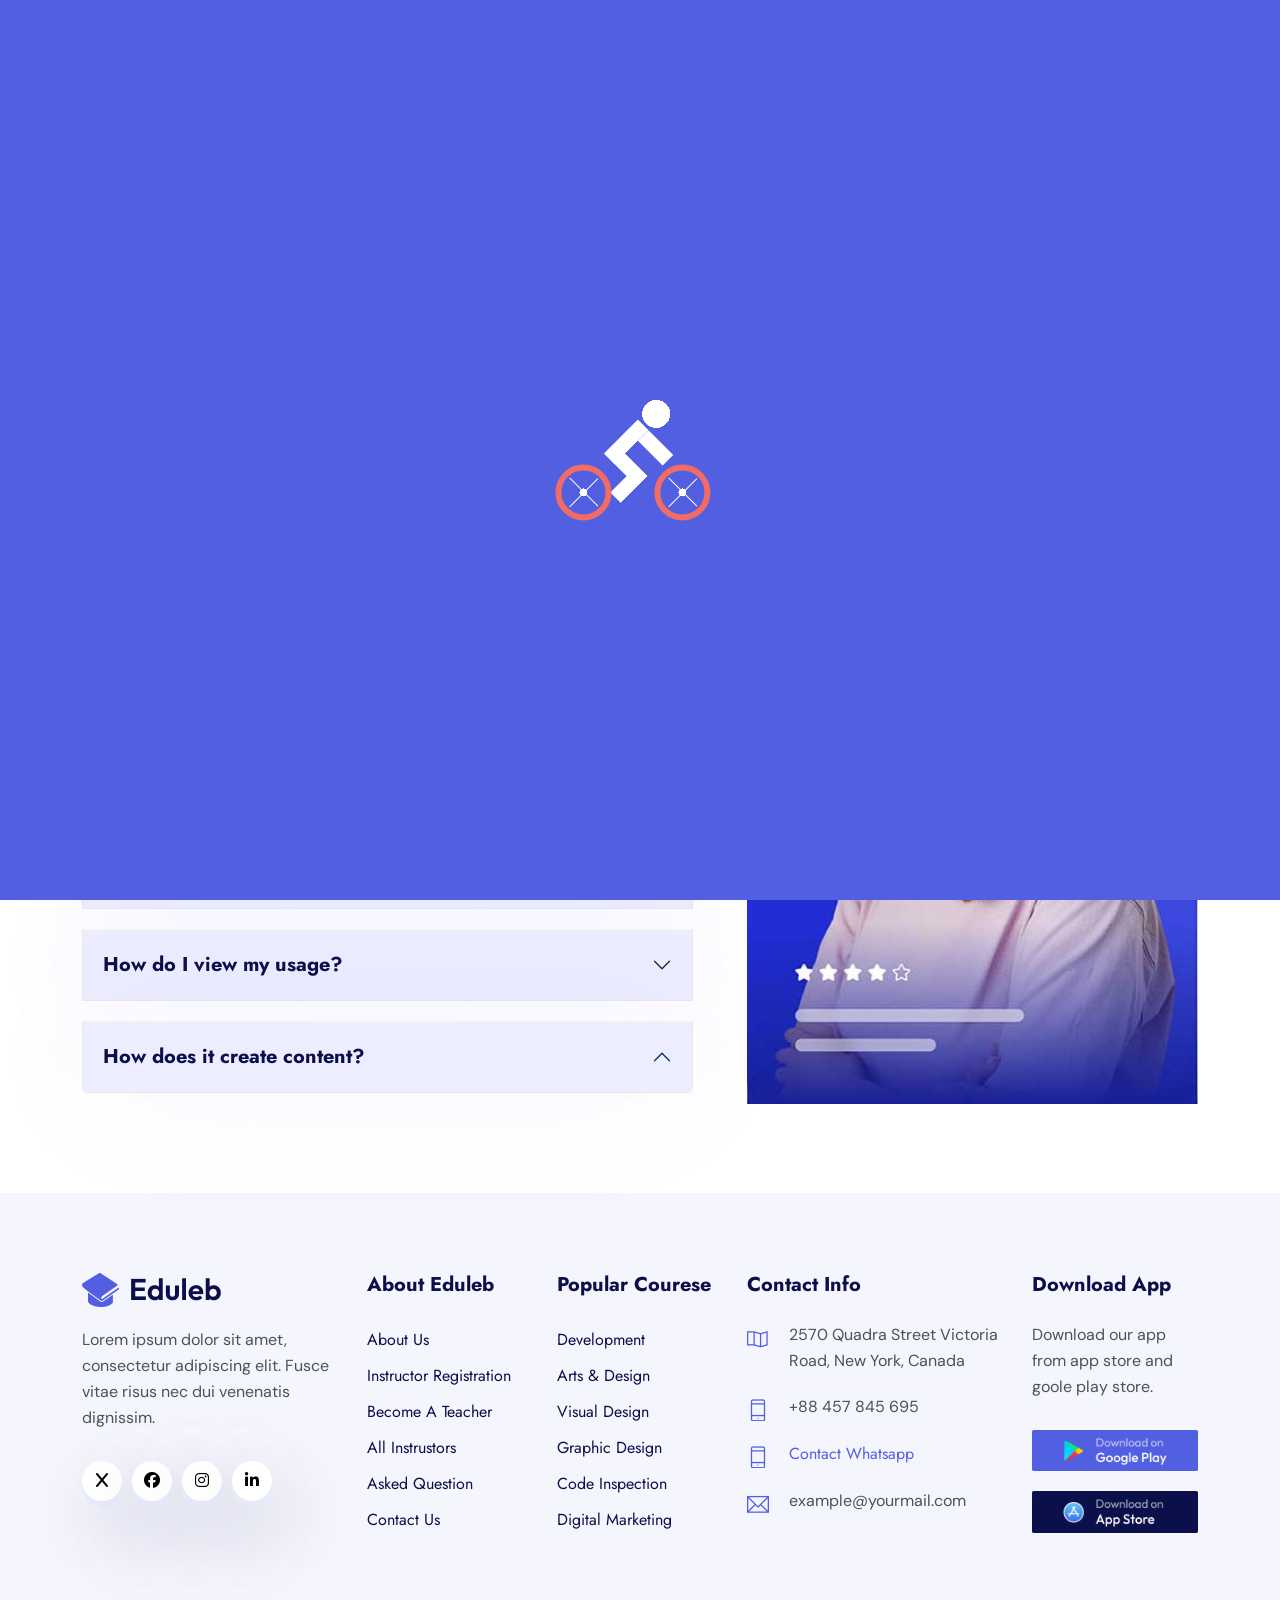
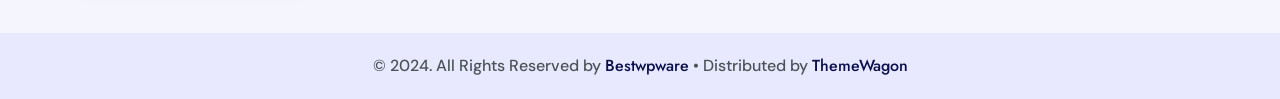
<file: faq.html>
<!DOCTYPE html>
<html lang="en">

	<head>
		<!-- Meta -->
		<meta charset="utf-8">
		<meta http-equiv="X-UA-Compatible" content="IE=edge">
		<meta name="viewport" content="width=device-width, initial-scale=1, shrink-to-fit=no">
		<!-- The above 3 meta tags *must* come first in the head; any other head content must come *after* these tags -->
		<meta name="description" content="Eduleb - Education HTML Template">
		<meta name="keywords" content="agency, business, corporate, creative, html5, modern, multipurpose, One Page, parallax, startup">		
		<!-- SITE TITLE -->
		<title>Eduleb - Education HTML Template</title>			
		<!-- Latest Bootstrap min CSS -->
		<link rel="stylesheet" href="assets/bootstrap/css/bootstrap.min.css">		
		<!-- Google Font -->
		<link href="https://fonts.googleapis.com/css2?family=DM+Sans:ital,opsz,wght@0,9..40,100..1000;1,9..40,100..1000&display=swap" rel="stylesheet">
		<link href="https://fonts.googleapis.com/css2?family=Jost:ital,wght@0,100..900;1,100..900&display=swap" rel="stylesheet">
		<!-- Font Awesome CSS -->
		<link rel="stylesheet" href="https://cdnjs.cloudflare.com/ajax/libs/font-awesome/6.5.2/css/all.min.css">
		<link rel="stylesheet" href="assets/fonts/font-awesome.min.css">
		<link rel="stylesheet" href="assets/fonts/themify-icons.css">
		<!--- owl carousel Css-->
		<link rel="stylesheet" href="assets/owlcarousel/css/owl.carousel.css">
		<link rel="stylesheet" href="assets/owlcarousel/css/owl.theme.css">	
		<!--jquery-simple-mobilemenu Css-->
        <link rel="stylesheet" href="assets/css/jquery-simple-mobilemenu.css">			
		<!-- MAGNIFIC CSS -->
		<link rel="stylesheet" href="assets/css/magnific-popup.css">		
		<!-- animate CSS -->
		<link rel="stylesheet" href="assets/css/animate.css">	
		<!-- Style CSS -->					
		<link rel="stylesheet" href="assets/css/style.css">					
		<!-- HTML5 shim and Respond.js IE8 support of HTML5 elements and media queries -->
		<!-- WARNING: Respond.js doesn't work if you view the page via file:// -->
		<!--[if lt IE 9]>
		  <script src="https://oss.maxcdn.com/html5shiv/3.7.2/html5shiv.min.js"></script>
		  <script src="https://oss.maxcdn.com/respond/1.4.2/respond.min.js"></script>
		<![endif]-->
	</head>
	
    <body data-spy="scroll" data-offset="80">

		<!-- START PRELOADER -->
		<div class="preloaders">
			<span class="loader"></span>
		</div>
		<!-- END PRELOADER -->		

		<!-- START NAVBAR -->  
		<div id="navigation" class="navbar-light bg-faded site-navigation">
			<div class="container-fluid">
				<div class="row">
					<div class="col-20 align-self-center">
						<div class="site-logo">
							<a href="index.html"><img src="assets/img/logo.png" alt=""></a>          				
						</div>
					</div><!--- END Col -->
					
					<div class="col-60 d-flex">
						<nav id="main-menu">
							<ul>
								<li class="menu-item-has-children"><a href="#">Home</a>
									<ul>										
										<li><a href="index.html">Home 01</a></li>
										<li><a href="index2.html">Home 02</a></li>
									</ul>
								</li>
								<li><a href="about.html">About</a></li>				  				  
								<li class="menu-item-has-children"><a href="course.html">Course</a>
									<ul>										
										<li><a href="course.html">Course</a></li>
										<li><a href="course_details.html">Course Details</a></li>
									</ul>
								</li>								
								<li class="menu-item-has-children"><a href="#">Pages</a>
									<ul>										
										<li><a href="instructor.html">Instructor</a></li>
										<li><a href="ins_details.html">Instructor Details</a></li>
										<li><a href="pricing.html">Pricing Plan</a></li>
										<li><a href="faq.html">Faq Page</a></li>			
										<li><a href="404.html">404</a></li>				
									</ul>
								</li>							
								<li class="menu-item-has-children"><a href="blog.html">Blog</a>
									<ul>										
										<li><a href="blog.html">Blog</a></li>
										<li><a href="blog_single.html">Blog Details</a></li>
									</ul>
								</li>							  
								<li><a href="contact.html">Contact</a></li>
							</ul>
						</nav>
					</div><!--- END Col -->
					
					<div class="col-20 d-none d-xl-block text-end align-self-center">
						<a href="#" class="header-btn">Sign In</a>
						<a href="contact.html" class="btn_one">Sign Up</a>
					</div><!--- END Col -->
					
					<ul class="mobile_menu">						
						<li><a href="#">Home</a>
							<ul class="sub-menu">										
								<li><a href="index.html">Home 01</a></li>
								<li><a href="index2.html">Home 02</a></li>						
							</ul>
						</li>	
						<li><a href="about.html">About</a></li>						
						<li><a href="#">Course</a>
							<ul class="sub-menu">										
								<li><a href="course.html">Course</a></li>
								<li><a href="course_details.html">Course Deails</a></li>									
							</ul>
						</li>
						<li><a href="#">Pages</a>
							<ul class="sub-menu">									
								<li><a href="instructor.html">Instructor</a></li>
								<li><a href="ins_details.html">Instructor Details</a></li>
								<li><a href="pricing.html">Pricing Plan</a></li>
								<li><a href="faq.html">Faq Page</a></li>			
								<li><a href="404.html">404</a></li>							
							</ul>
						</li>			
						<li><a href="blog.html">Blog</a>
							<ul class="sub-menu">										
								<li><a href="blog.html">Blog</a></li>
								<li><a href="blog_single.html">Blog Details</a></li>
							</ul>
						</li>						
						<li><a href="contact.html">Contact</a></li>
					</ul>			
				</div><!--- END ROW -->
			</div><!--- END CONTAINER -->
		</div> 	  
		<!-- END NAVBAR -->		

		<!-- START SECTION TOP -->
		<section class="section-top">
			<div class="container">
				<div class="col-lg-10 offset-lg-1 text-center">
					<div class="section-top-title wow fadeInRight" data-wow-duration="1s" data-wow-delay="0.3s" data-wow-offset="0">
						<h1>Faq</h1>
						<ul>
							<li><a href="index.html">Home</a></li>
							<li> / Faq</li>
						</ul>
					</div><!-- //.HERO-TEXT -->
				</div><!--- END COL -->
			</div><!--- END CONTAINER -->
		</section>	
		<!-- END SECTION TOP -->
		
		<!-- START FAQ -->
		<section class="faq_area section-padding">
			<div class="container">															
				<div class="row justify-content-center">		
					<div class="col-lg-7 col-sm-12 col-xs-12">
						<div class="accordion" id="accordionExample">
						  <div class="accordion-item">
							<h2 class="accordion-header" id="headingOne">
							  <button class="accordion-button" type="button" data-bs-toggle="collapse" data-bs-target="#collapseOne" aria-expanded="true" aria-controls="collapseOne">
								How does it create content?
							  </button>
							</h2>
							<div id="collapseOne" class="accordion-collapse collapse show" aria-labelledby="headingOne" data-bs-parent="#accordionExample">
							  <div class="accordion-body">
								Great value and so easy to use and saves me so much time! I was shocked by how much time and brain energy it saved me. Simple & easy gotta love that. Great value and so easy to use and saves me so much time! I was shocked by how much time and brain energy it saved me. Simple & easy gotta love that.
							  </div>
							</div>
						  </div><!-- END ACCORDION ITEM  -->
						  <div class="accordion-item">
							<h2 class="accordion-header" id="headingTwo">
							  <button class="accordion-button collapsed" type="button" data-bs-toggle="collapse" data-bs-target="#collapseTwo" aria-expanded="false" aria-controls="collapseTwo">
								Is the content original?
							  </button>
							</h2>
							<div id="collapseTwo" class="accordion-collapse collapse" aria-labelledby="headingTwo" data-bs-parent="#accordionExample">
							  <div class="accordion-body">
								Great value and so easy to use and saves me so much time! I was shocked by how much time and brain energy it saved me. Simple & easy gotta love that. Great value and so easy to use and saves me so much time! I was shocked by how much time and brain energy it saved me. Simple & easy gotta love that.
							  </div>
							</div>
						  </div><!-- END ACCORDION ITEM  -->
						  <div class="accordion-item">
							<h2 class="accordion-header" id="headingThree">
							  <button class="accordion-button collapsed" type="button" data-bs-toggle="collapse" data-bs-target="#collapseThree" aria-expanded="false" aria-controls="collapseThree">
								How to write long-form blogs?
							  </button>
							</h2>
							<div id="collapseThree" class="accordion-collapse collapse" aria-labelledby="headingThree" data-bs-parent="#accordionExample">
							  <div class="accordion-body">
								Great value and so easy to use and saves me so much time! I was shocked by how much time and brain energy it saved me. Simple & easy gotta love that. Great value and so easy to use and saves me so much time! I was shocked by how much time and brain energy it saved me. Simple & easy gotta love that.
							  </div>
							</div>
						  </div><!-- END ACCORDION ITEM  -->
						  <div class="accordion-item">
							<h2 class="accordion-header" id="headingFour">
							  <button class="accordion-button collapsed" type="button" data-bs-toggle="collapse" data-bs-target="#collapseFour" aria-expanded="false" aria-controls="collapseFour">
								How do I view my usage?
							  </button>
							</h2>
							<div id="collapseFour" class="accordion-collapse collapse" aria-labelledby="headingFour" data-bs-parent="#accordionExample">
							  <div class="accordion-body">
								Great value and so easy to use and saves me so much time! I was shocked by how much time and brain energy it saved me. Simple & easy gotta love that. Great value and so easy to use and saves me so much time! I was shocked by how much time and brain energy it saved me. Simple & easy gotta love that.
							  </div>
							</div>
						  </div><!-- END ACCORDION ITEM  -->	
						  <div class="accordion-item">
							<h2 class="accordion-header" id="headingFive">
							  <button class="accordion-button" type="button" data-bs-toggle="collapse" data-bs-target="#collapseFive" aria-expanded="true" aria-controls="collapseFive">
								How does it create content?
							  </button>
							</h2>
							<div id="collapseFive" class="accordion-collapse collapse" aria-labelledby="headingFive" data-bs-parent="#accordionExample">
							  <div class="accordion-body">
								Great value and so easy to use and saves me so much time! I was shocked by how much time and brain energy it saved me. Simple & easy gotta love that. Great value and so easy to use and saves me so much time! I was shocked by how much time and brain energy it saved me. Simple & easy gotta love that.
							  </div>
							</div>
						  </div><!-- END ACCORDION ITEM  -->					  
						</div>						
					</div><!-- END COL  -->	
					<div class="col-lg-5 col-sm-12 col-xs-12">
						<div class="faq_img">
							<img src="assets/img/faq.jpg" alt="faq image" />
						</div>
					</div>					
				</div><!--END  ROW  -->
			</div><!--- END CONTAINER -->
		</section>
		<!-- END FAQ -->				
		
		<!-- START FOOTER -->
		<div class="footer section-padding">
			<div class="container">				
				<div class="row">						
					<div class="col-lg-3 col-sm-6 col-xs-12">
						<div class="single_footer">
							<a href="index.html"><img src="assets/img/logo.png" alt=""></a>         
							<p>Lorem ipsum dolor sit amet, consectetur adipiscing elit. Fusce vitae risus nec dui venenatis dignissim.</p>
							<div class="social_profile">
								<ul>
									<li><a class="f_facebook" href="#"><i class="fa-solid fa-x"></i></a></li>
									<li><a class="f_twitter" href="#"><i class="fa-brands fa-facebook-f"></i></a></li>
									<li><a class="f_instagram"href="#"><i class="fa-brands fa-instagram"></i></a></li>
									<li><a class="f_linkedin" href="#"><i class="fa-brands fa-linkedin-in"></i></a></li>
								</ul>
							</div>
						</div>			
					</div><!--- END COL -->						
					<div class="col-lg-2 col-sm-6 col-xs-12">
						<div class="single_footer">
							<h4>About Eduleb</h4>
							<ul>
								<li><a href="#">About us</a></li>
								<li><a href="#">Instructor Registration</a></li>
								<li><a href="#">Become A Teacher</a></li>
								<li><a href="#">All Instrustors</a></li>
								<li><a href="#">Asked Question</a></li>
								<li><a href="#">Contact us</a></li>
							</ul>
						</div>
					</div><!--- END COL -->	
					<div class="col-lg-2 col-sm-6 col-xs-12">
						<div class="single_footer">
							<h4>Popular Courese</h4>
							<ul>
								<li><a href="#">Development</a></li>
								<li><a href="#">Arts & design</a></li>
								<li><a href="#">Visual Design</a></li>
								<li><a href="#">Graphic Design</a></li>
								<li><a href="#">Code Inspection</a></li>						
								<li><a href="#">Digital Marketing</a></li>						
							</ul>
						</div>
					</div><!--- END COL -->
					<div class="col-lg-3 col-sm-6 col-xs-12">
						<div class="single_footer">
							<h4>Contact Info</h4>
							<div class="sf_contact">
								<span class="ti-map"></span>
								<p>2570 Quadra Street Victoria Road, New York, Canada</p>
							</div>
							<div class="sf_contact">
								<span class="ti-mobile"></span>
								<p>+88 457 845 695</p>
							</div>
							<div class="sf_contact">
								<span class="ti-mobile"></span>
								<p><a href="tel:+88457845695">Contact Whatsapp</a></p>
							</div>
							<div class="sf_contact">
								<span class="ti-email"></span>
								<p>example@yourmail.com</p>
							</div>
						</div>
					</div><!--- END COL -->						
					<div class="col-lg-2 col-sm-6 col-xs-12">
						<div class="single_footer">
							<h4>Download App</h4>
							<p>Download our app from app store and goole play store.</p>
							<a href="index.html"><img src="assets/img/google-play.jpg" class="foot_img" alt=""></a>  
							<a href="index.html"><img src="assets/img/app-store.jpg" class="foot_img" alt=""></a>  
						</div>
					</div><!--- END COL -->	
				</div><!--- END ROW -->					
			</div><!--- END CONTAINER -->
		</div>
		<!-- END FOOTER -->	

		<!-- START FOOTER COPYRIGHT -->	
		<div class="foot_copy">
			<div class="footer_copyright">
				<p>&copy; 2024. All Rights Reserved by <a href="https://bestwpware.com/">Bestwpware</a> • Distributed by <a href="https://themewagon.com">ThemeWagon</a></p>
			</div>	
		</div>
		<!-- END FOOTER COPYRIGHT -->	
	
	<!-- Latest jQuery -->
		<script src="assets/js/jquery-1.12.4.min.js"></script>
	<!-- Latest compiled and minified Bootstrap -->
		<script src="assets/bootstrap/js/bootstrap.min.js"></script>
	<!-- modernizer JS -->		
		<script src="assets/js/modernizr-2.8.3.min.js"></script>	
	<!-- jquery-simple-mobilemenu.min -->
		<script src="assets/js/jquery-simple-mobilemenu.js"></script>		
	<!-- owl-carousel min js  -->
		<script src="assets/owlcarousel/js/owl.carousel.min.js"></script>					
	<!-- magnific-popup js -->               
		<script src="assets/js/jquery.magnific-popup.min.js"></script>						
	<!-- countTo js -->
		<script src="assets/js/jquery.inview.min.js"></script>								
	<!-- scrolltopcontrol js -->
		<script src="assets/js/scrolltopcontrol.js"></script>			
	<!-- WOW - Reveal Animations When You Scroll -->
		<script src="assets/js/wow.min.js"></script>				
	<!-- scripts js -->
		<script src="assets/js/scripts.js"></script>
    </body>
</html>
</file>
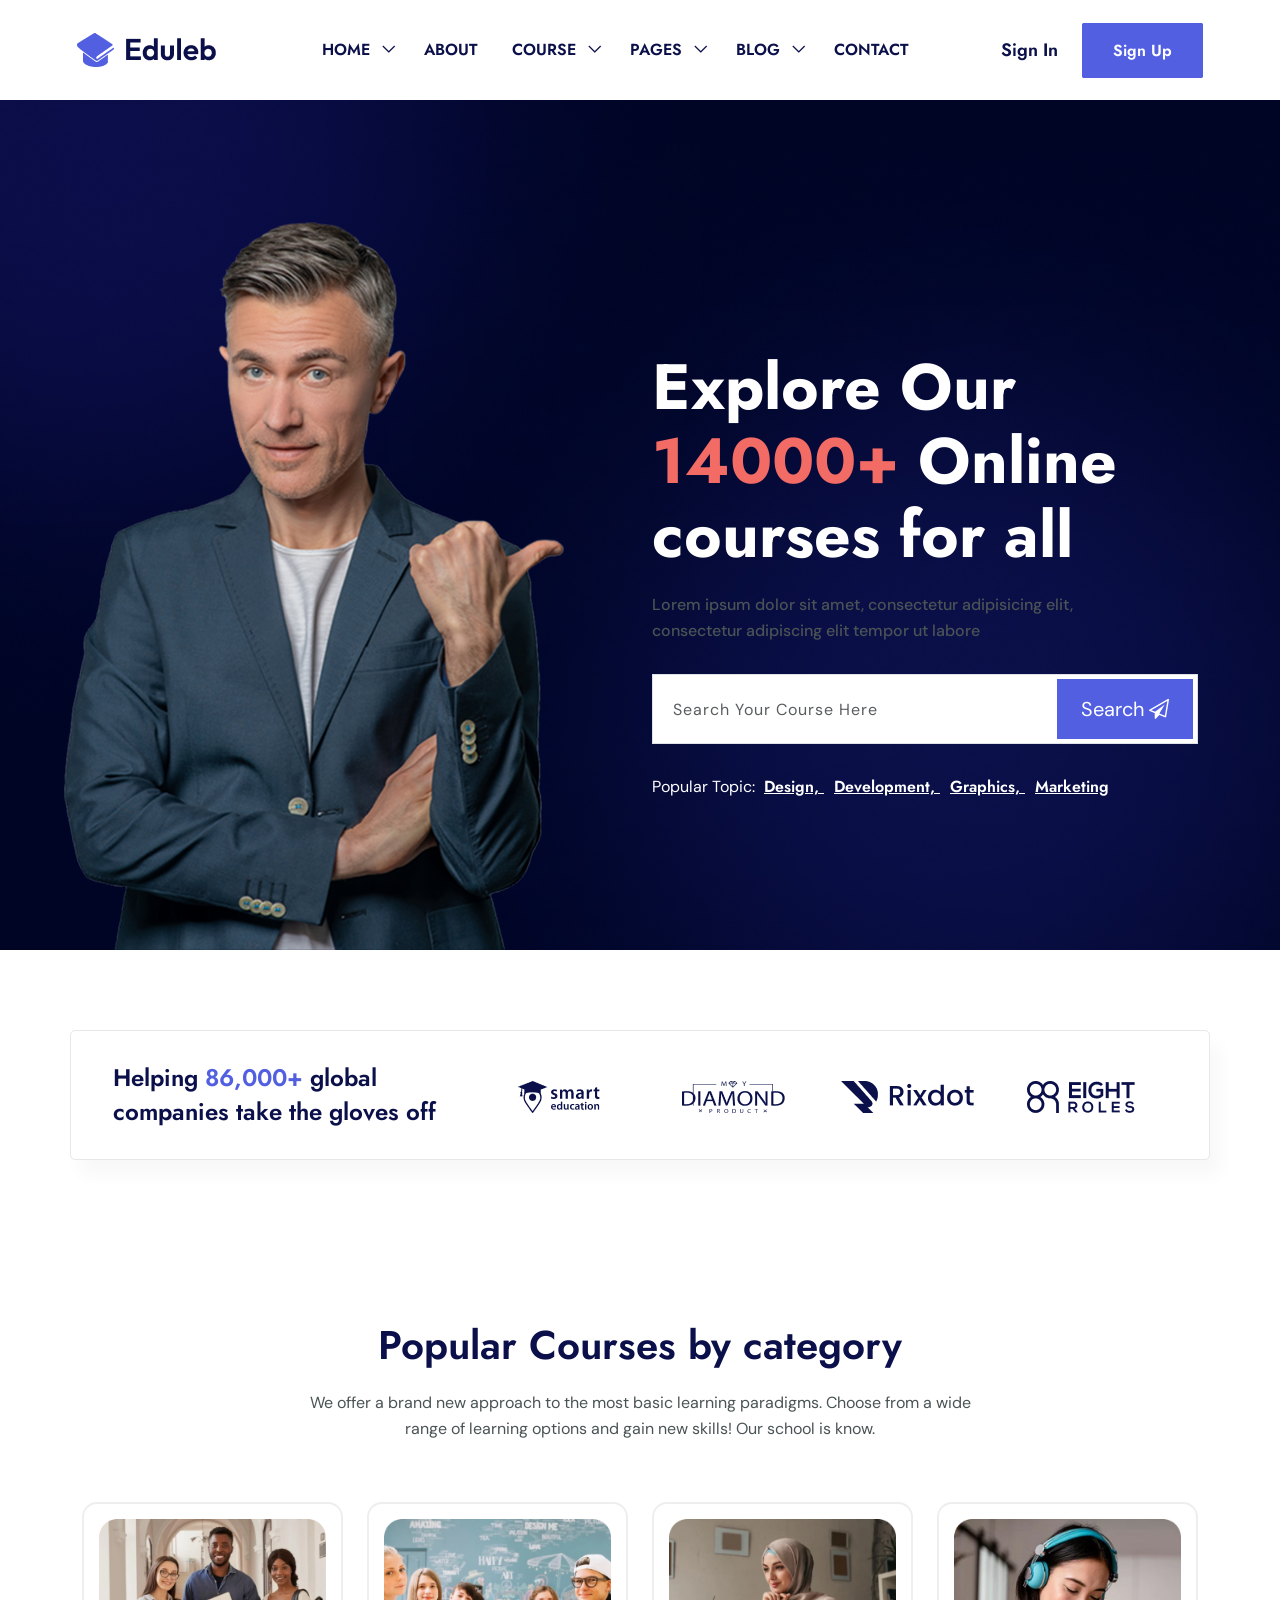
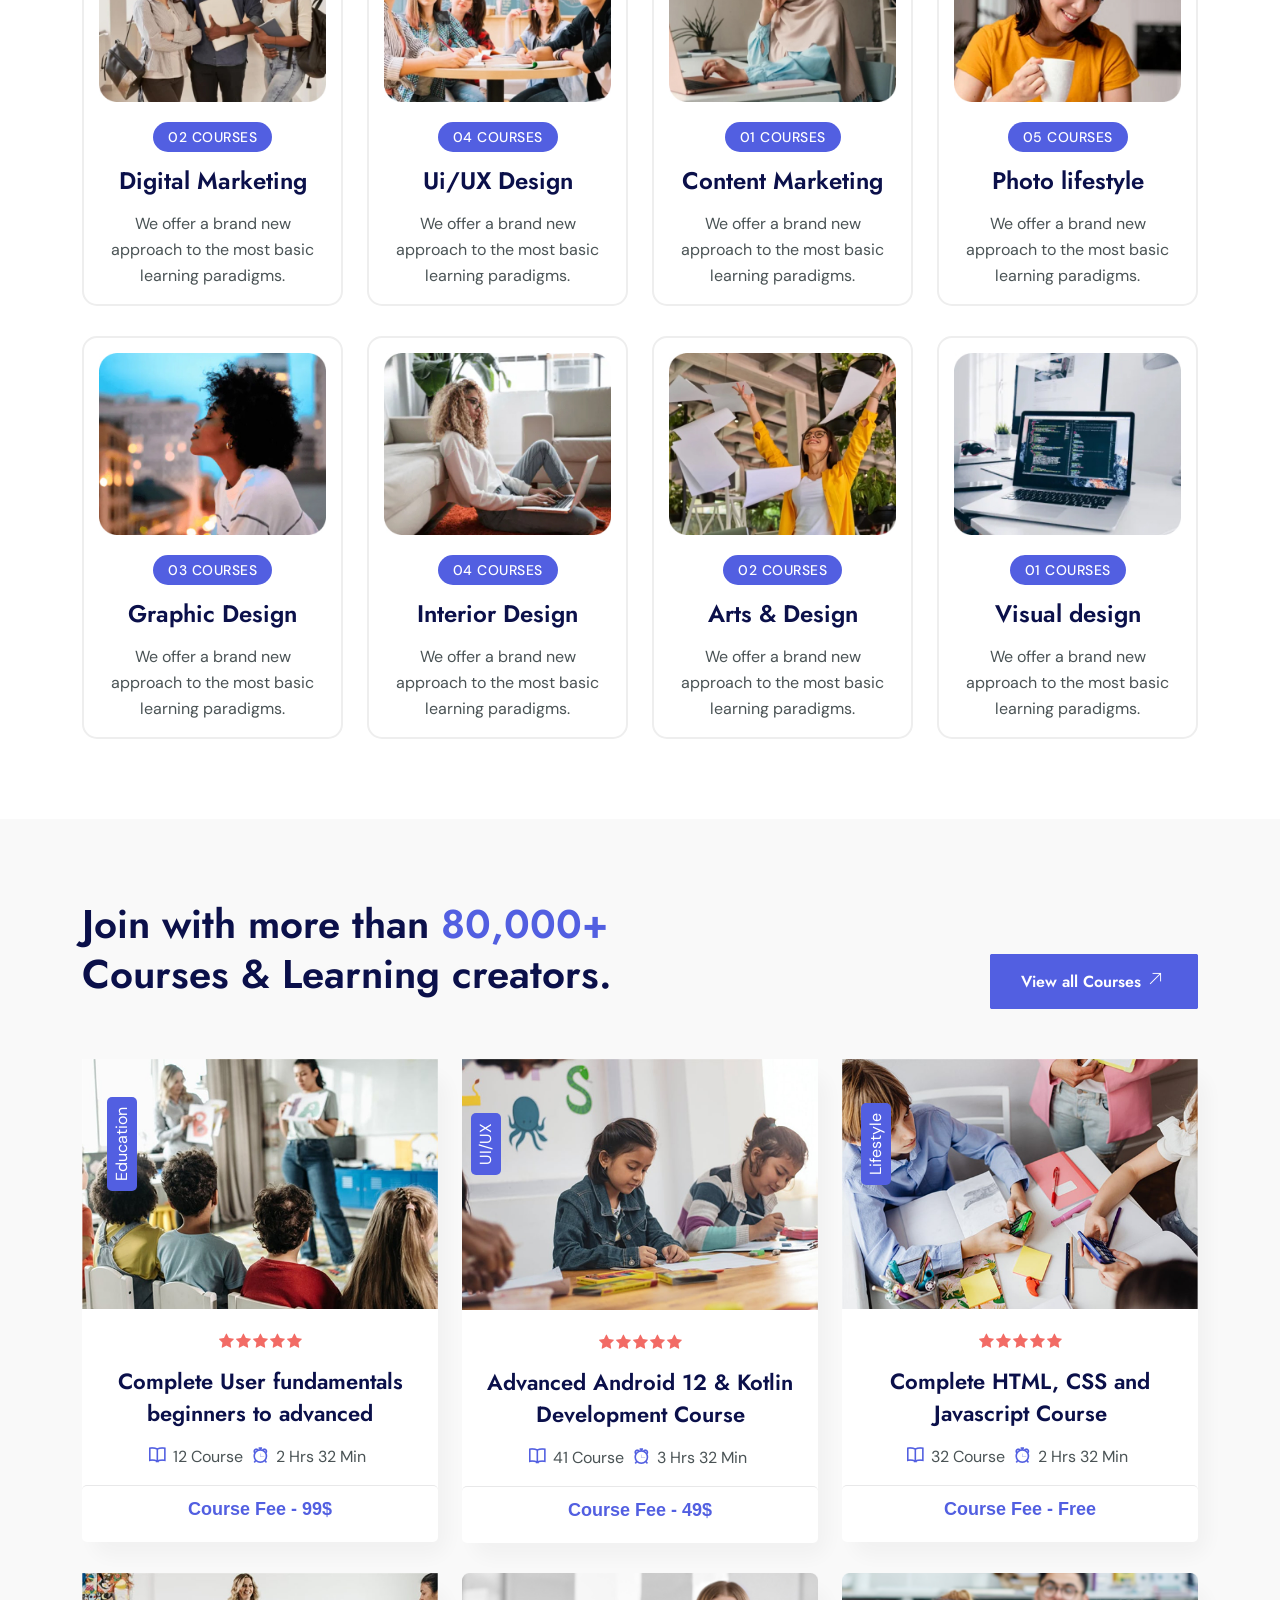
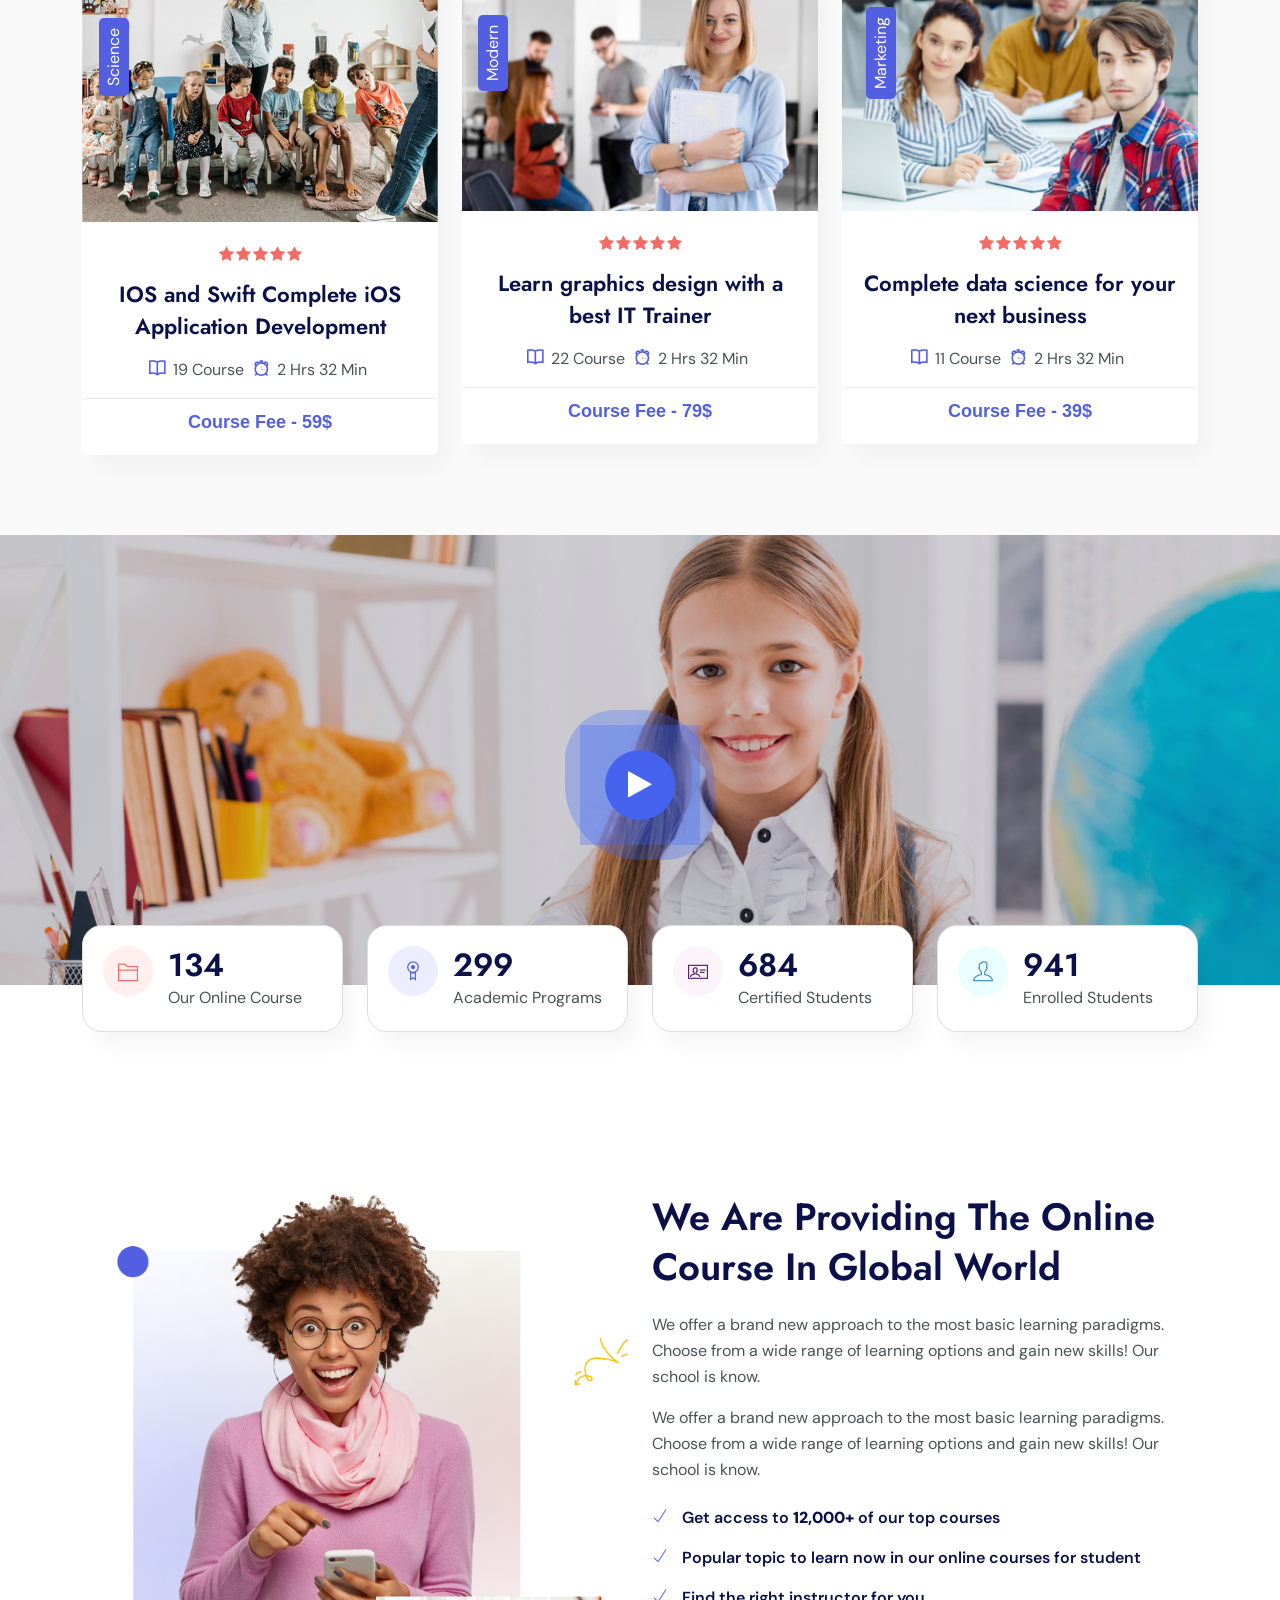
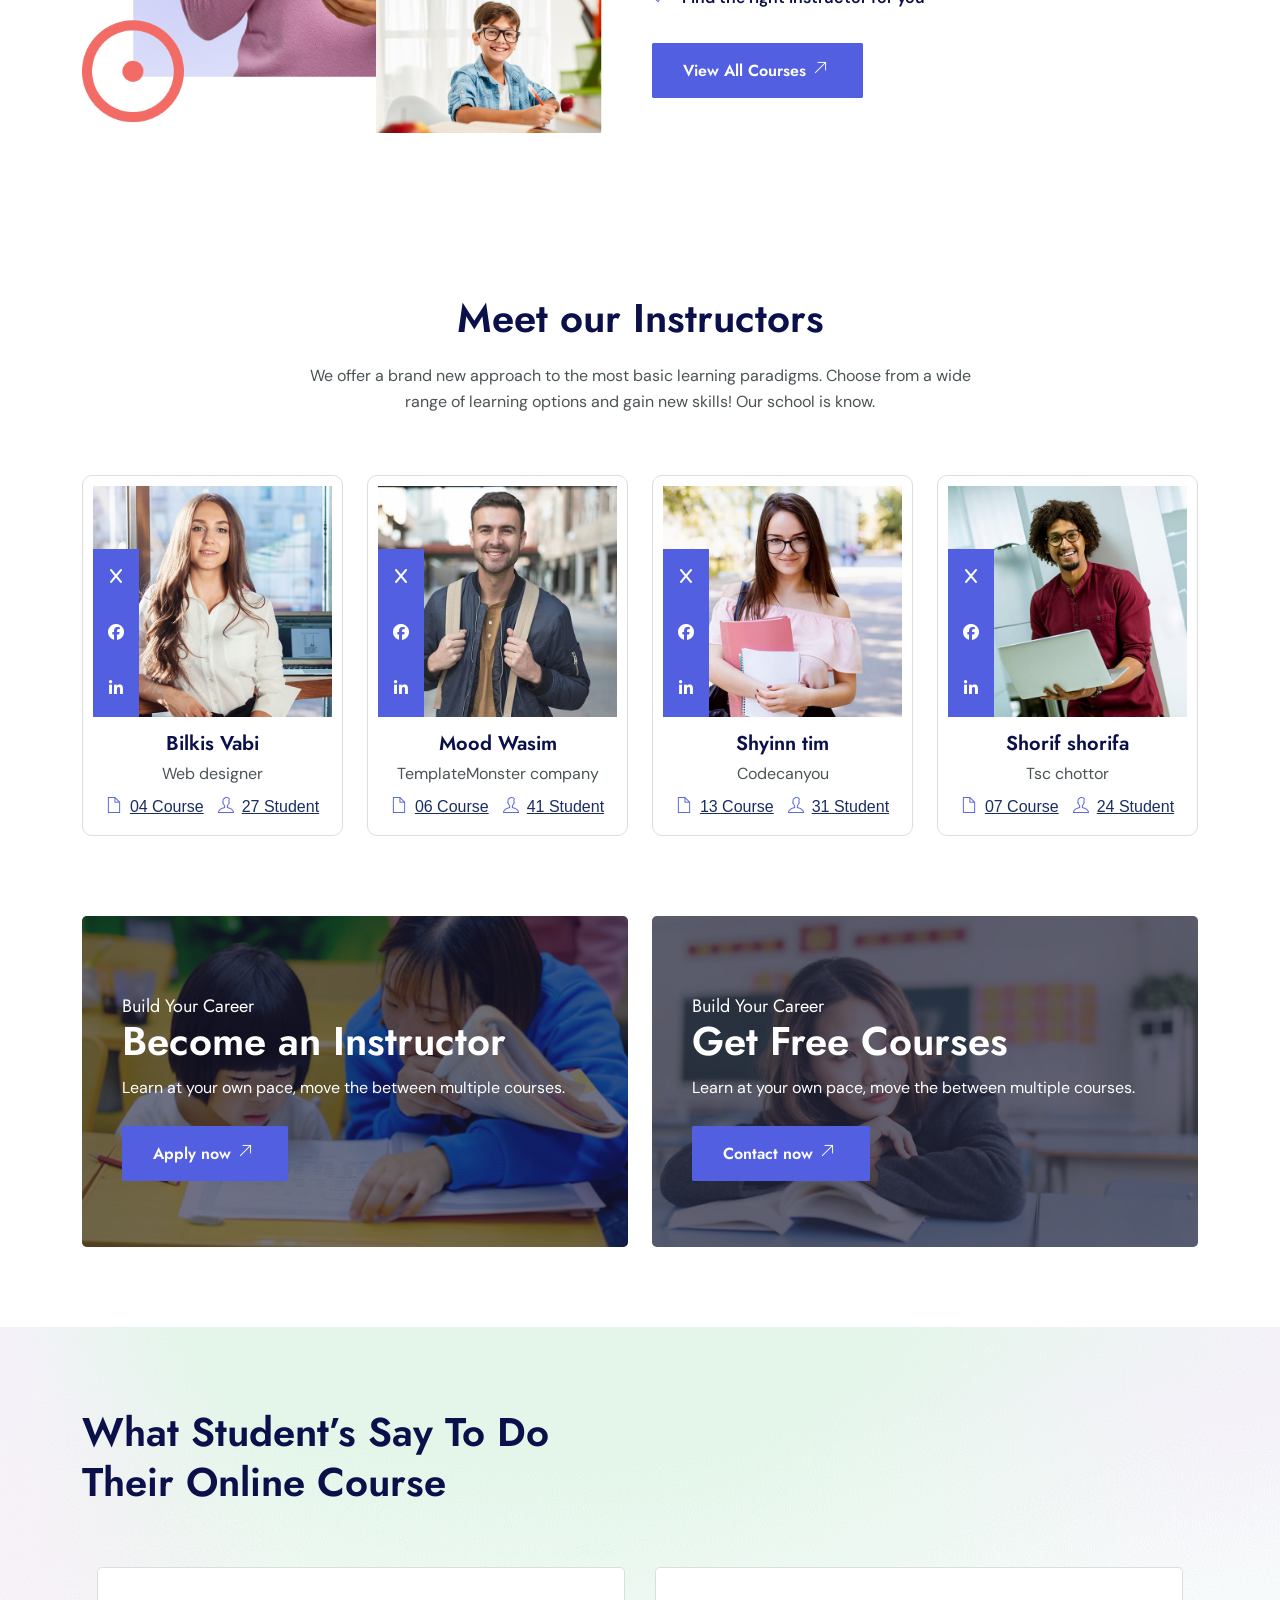
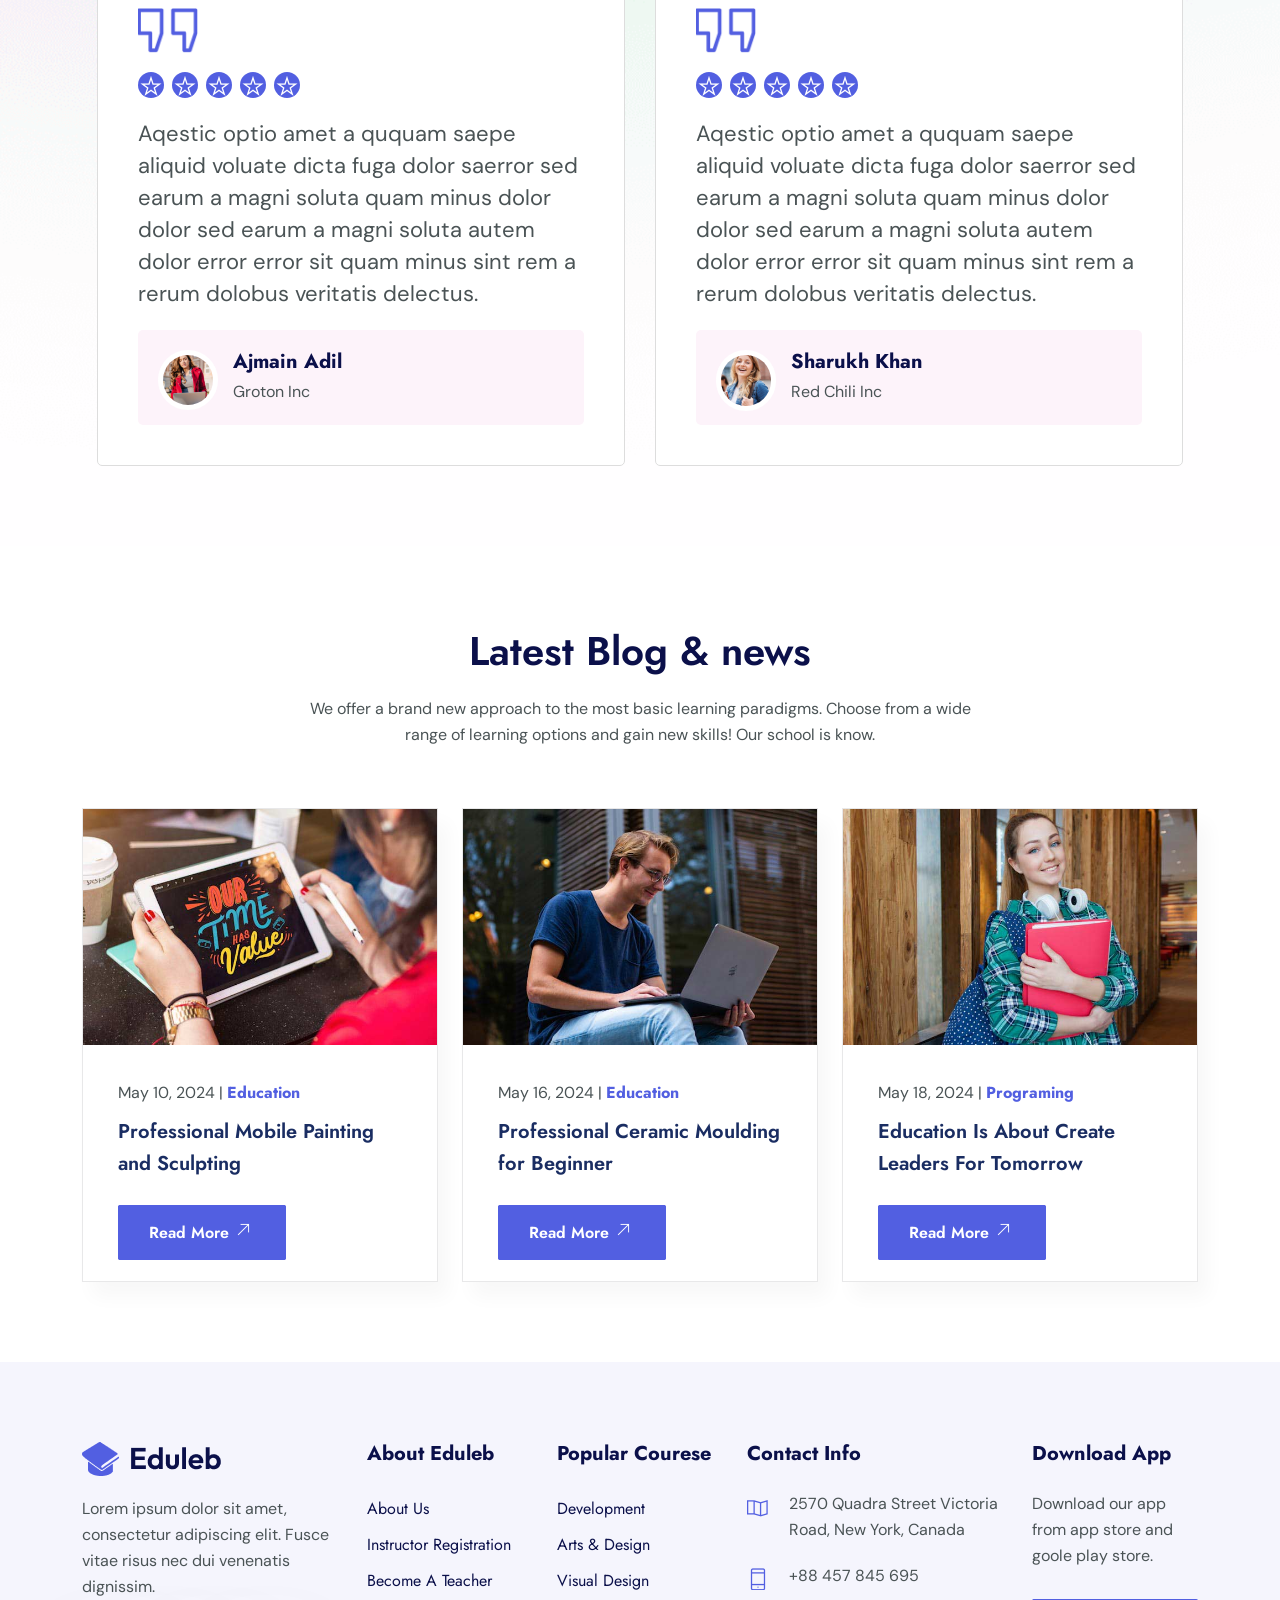
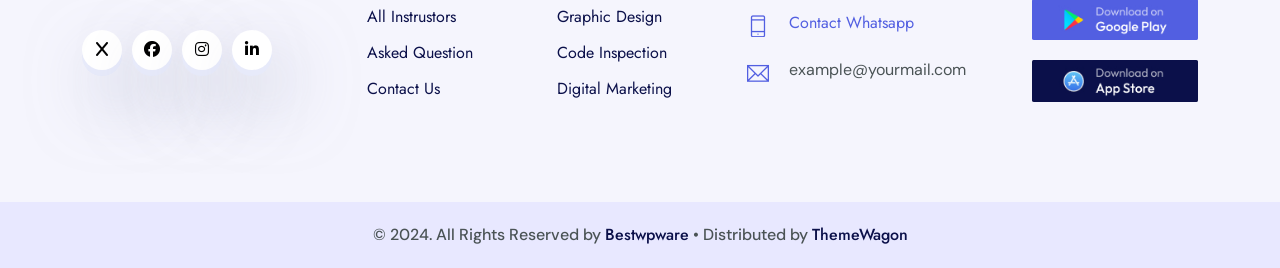
<file: index2.html>
<!DOCTYPE html>
<html lang="en">

	<head>
		<!-- Meta -->
		<meta charset="utf-8">
		<meta http-equiv="X-UA-Compatible" content="IE=edge">
		<meta name="viewport" content="width=device-width, initial-scale=1, shrink-to-fit=no">
		<!-- The above 3 meta tags *must* come first in the head; any other head content must come *after* these tags -->
		<meta name="description" content="Eduleb - Education HTML Template">
		<meta name="keywords" content="agency, business, corporate, creative, html5, modern, multipurpose, One Page, parallax, startup">		
		<!-- SITE TITLE -->
		<title>Eduleb - Education HTML Template</title>			
		<!-- Latest Bootstrap min CSS -->
		<link rel="stylesheet" href="assets/bootstrap/css/bootstrap.min.css">		
		<!-- Google Font -->
		<link href="https://fonts.googleapis.com/css2?family=DM+Sans:ital,opsz,wght@0,9..40,100..1000;1,9..40,100..1000&display=swap" rel="stylesheet">
		<link href="https://fonts.googleapis.com/css2?family=Jost:ital,wght@0,100..900;1,100..900&display=swap" rel="stylesheet">
		<!-- Font Awesome CSS -->
		<link rel="stylesheet" href="https://cdnjs.cloudflare.com/ajax/libs/font-awesome/6.5.2/css/all.min.css">
		<link rel="stylesheet" href="assets/fonts/font-awesome.min.css">
		<link rel="stylesheet" href="assets/fonts/themify-icons.css">
		<!--- owl carousel Css-->
		<link rel="stylesheet" href="assets/owlcarousel/css/owl.carousel.css">
		<link rel="stylesheet" href="assets/owlcarousel/css/owl.theme.css">	
		<!--jquery-simple-mobilemenu Css-->
        <link rel="stylesheet" href="assets/css/jquery-simple-mobilemenu.css">			
		<!-- MAGNIFIC CSS -->
		<link rel="stylesheet" href="assets/css/magnific-popup.css">		
		<!-- animate CSS -->
		<link rel="stylesheet" href="assets/css/animate.css">	
		<!-- Style CSS -->					
		<link rel="stylesheet" href="assets/css/style.css">					
		<!-- HTML5 shim and Respond.js IE8 support of HTML5 elements and media queries -->
		<!-- WARNING: Respond.js doesn't work if you view the page via file:// -->
		<!--[if lt IE 9]>
		  <script src="https://oss.maxcdn.com/html5shiv/3.7.2/html5shiv.min.js"></script>
		  <script src="https://oss.maxcdn.com/respond/1.4.2/respond.min.js"></script>
		<![endif]-->
	</head>
	
    <body data-spy="scroll" data-offset="80">

		<!-- START PRELOADER -->
		<div class="preloaders">
			<span class="loader"></span>
		</div>
		<!-- END PRELOADER -->		

		<!-- START NAVBAR -->  
		<div id="navigation" class="navbar-light bg-faded site-navigation navigation2">
			<div class="container-fluid">
				<div class="row">
					<div class="col-20 align-self-center">
						<div class="site-logo">
							<a href="index.html"><img src="assets/img/logo.png" alt=""></a>          				
						</div>
					</div><!--- END Col -->
					
					<div class="col-60 d-flex">
						<nav id="main-menu">
							<ul>
								<li class="menu-item-has-children"><a href="#">Home</a>
									<ul>										
										<li><a href="index.html">Home 01</a></li>
										<li><a href="index2.html">Home 02</a></li>
									</ul>
								</li>
								<li><a href="about.html">About</a></li>				  				  
								<li class="menu-item-has-children"><a href="course.html">Course</a>
									<ul>										
										<li><a href="course.html">Course</a></li>
										<li><a href="course_details.html">Course Details</a></li>
									</ul>
								</li>								
								<li class="menu-item-has-children"><a href="#">Pages</a>
									<ul>										
										<li><a href="instructor.html">Instructor</a></li>
										<li><a href="ins_details.html">Instructor Details</a></li>
										<li><a href="pricing.html">Pricing Plan</a></li>
										<li><a href="faq.html">Faq Page</a></li>			
										<li><a href="404.html">404</a></li>				
									</ul>
								</li>							
								<li class="menu-item-has-children"><a href="blog.html">Blog</a>
									<ul>										
										<li><a href="blog.html">Blog</a></li>
										<li><a href="blog_single.html">Blog Details</a></li>
									</ul>
								</li>							  
								<li><a href="contact.html">Contact</a></li>
							</ul>
						</nav>
					</div><!--- END Col -->
					
					<div class="col-20 d-none d-xl-block text-end align-self-center">
						<a href="#" class="header-btn">Sign In</a>
						<a href="contact.html" class="btn_one">Sign Up</a>
					</div><!--- END Col -->
					
					<ul class="mobile_menu">						
						<li><a href="#">Home</a>
							<ul class="sub-menu">										
								<li><a href="index.html">Home 01</a></li>
								<li><a href="index2.html">Home 02</a></li>						
							</ul>
						</li>	
						<li><a href="about.html">About</a></li>						
						<li><a href="#">Course</a>
							<ul class="sub-menu">										
								<li><a href="course.html">Course</a></li>
								<li><a href="course_details.html">Course Deails</a></li>									
							</ul>
						</li>
						<li><a href="#">Pages</a>
							<ul class="sub-menu">									
								<li><a href="instructor.html">Instructor</a></li>
								<li><a href="ins_details.html">Instructor Details</a></li>
								<li><a href="pricing.html">Pricing Plan</a></li>
								<li><a href="faq.html">Faq Page</a></li>			
								<li><a href="404.html">404</a></li>							
							</ul>
						</li>			
						<li><a href="blog.html">Blog</a>
							<ul class="sub-menu">										
								<li><a href="blog.html">Blog</a></li>
								<li><a href="blog_single.html">Blog Details</a></li>
							</ul>
						</li>						
						<li><a href="contact.html">Contact</a></li>
					</ul>			
				</div><!--- END ROW -->
			</div><!--- END CONTAINER -->
		</div> 	  
		<!-- END NAVBAR -->		

		<!-- START HOME -->
		<section class="home_bg hb_height" style="background-image: url(assets/img/bg/home-bg2.jpg);  background-size:cover; background-position: center center;">
			<div class="container">
				<div class="row">
				  <div class="col-lg-6 col-sm-12 col-xs-12">
					<div class="hero-text-img2">
						<img src="assets/img/home-img1.png" class="img-fluid" alt="" />
					</div>					
				  </div><!--- END COL -->					  
				  <div class="col-lg-6 col-sm-12 col-xs-12">
					<div class="hero-text2 ht_top">
						<h1>Explore Our <span>14000+</span> Online courses for all</h1>
						<p>Lorem ipsum dolor sit amet, consectetur adipisicing elit, consectetur adipiscing elit tempor ut labore</p>
					</div>
					<div class="home_sb2">
						<form action="#" class="banner_subs2">
							<input type="text" class="form-control home_si2" placeholder="Search your course here" required="required">
							<button type="button" class="subscribe__btn">Search <i class="fa fa-paper-plane-o"></i></button>
						</form>
					</div>	
					<div class="home_tag">
						<span>Popular Topic:</span>
						<a href="#">Design, </a>
						<a href="#">Development, </a>
						<a href="#">Graphics, </a>
						<a href="#">Marketing </a>
					</div>					
				  </div><!--- END COL -->					  
				</div><!--- END ROW -->
			</div><!--- END CONTAINER -->
		</section>
		<!-- END  HOME -->		

		<!-- START COMPANY PARTNER LOGO  -->
		<div class="partner-logo section-padding">
			<div class="container">
				<div class="row part_bg">
					<div class="col-lg-4 col-sm-4 col-xs-12">
						<div class="partner_title">
							<h3>Helping <span>86,000+</span> global companies take the gloves off </h3>
						</div>					
					</div><!-- END COL  -->
					<div class="col-lg-8 col-sm-8 col-xs-12 text-center">
						<div class="partner">
							<a href="#"><img src="assets/img/clients/1.png" alt="image"></a>
							<a href="#"><img src="assets/img/clients/2.png" alt="image"></a>
							<a href="#"><img src="assets/img/clients/3.png" alt="image"></a>
							<a href="#"><img src="assets/img/clients/4.png" alt="image"></a>
							<a href="#"><img src="assets/img/clients/5.png" alt="image"></a>
							<a href="#"><img src="assets/img/clients/2.png" alt="image"></a>
							<a href="#"><img src="assets/img/clients/1.png" alt="image"></a>
							<a href="#"><img src="assets/img/clients/3.png" alt="image"></a>
							<a href="#"><img src="assets/img/clients/4.png" alt="image"></a>
						</div>
					</div><!-- END COL  -->
				</div><!--END  ROW  -->
			</div><!-- END CONTAINER  -->
		</div>
		<!-- END COMPANY PARTNER LOGO -->

		<!-- START CATEGORY TWO -->
		<section class="category_two_area section-padding">
			<div class="container">									
				<div class="section-title text-center">
					<h2>Popular Courses by category</h2>
					<p>We offer a brand new approach to the most basic learning paradigms. Choose from a wide range of learning options and gain new skills! Our school is know.</p>
				</div>						
				<div class="row">													
					<div class="col-lg-3 col-sm-6 col-xs-12 wow fadeInUp" data-wow-duration="1s" data-wow-delay="0.1s" data-wow-offset="0">
						<div class="cat_list_two">
							<img src="assets/img/cat1.jpg" alt="" />
							<span>02 Courses</span>
							<h4><a href="#">Digital Marketing</a></h4>
							<p>We offer a brand new approach to the most basic learning paradigms.</p>
						</div>
					</div><!--- END COL -->										
					<div class="col-lg-3 col-sm-6 col-xs-12 wow fadeInUp" data-wow-duration="1s" data-wow-delay="0.1s" data-wow-offset="0">
						<div class="cat_list_two">
							<img src="assets/img/cat2.jpg" alt="" />
							<span>04 Courses</span>
							<h4><a href="#">Ui/UX Design</a></h4>
							<p>We offer a brand new approach to the most basic learning paradigms.</p>
						</div>
					</div><!--- END COL -->										
					<div class="col-lg-3 col-sm-6 col-xs-12 wow fadeInUp" data-wow-duration="1s" data-wow-delay="0.1s" data-wow-offset="0">
						<div class="cat_list_two">
							<img src="assets/img/cat3.jpg" alt="" />
							<span>01 Courses</span>
							<h4><a href="#">Content Marketing</a></h4>
							<p>We offer a brand new approach to the most basic learning paradigms.</p>
						</div>
					</div><!--- END COL -->										
					<div class="col-lg-3 col-sm-6 col-xs-12 wow fadeInUp" data-wow-duration="1s" data-wow-delay="0.1s" data-wow-offset="0">
						<div class="cat_list_two">
							<img src="assets/img/cat4.jpg" alt="" />
							<span>05 Courses</span>
							<h4><a href="#">Photo lifestyle</a></h4>
							<p>We offer a brand new approach to the most basic learning paradigms.</p>
						</div>
					</div><!--- END COL -->										
					<div class="col-lg-3 col-sm-6 col-xs-12 wow fadeInUp" data-wow-duration="1s" data-wow-delay="0.1s" data-wow-offset="0">
						<div class="cat_list_two">
							<img src="assets/img/cat5.jpg" alt="" />
							<span>03 Courses</span>
							<h4><a href="#">Graphic Design</a></h4>
							<p>We offer a brand new approach to the most basic learning paradigms.</p>
						</div>
					</div><!--- END COL -->										
					<div class="col-lg-3 col-sm-6 col-xs-12 wow fadeInUp" data-wow-duration="1s" data-wow-delay="0.1s" data-wow-offset="0">
						<div class="cat_list_two">
							<img src="assets/img/cat6.jpg" alt="" />
							<span>04 Courses</span>
							<h4><a href="#">Interior Design</a></h4>
							<p>We offer a brand new approach to the most basic learning paradigms.</p>
						</div>
					</div><!--- END COL -->										
					<div class="col-lg-3 col-sm-6 col-xs-12 wow fadeInUp" data-wow-duration="1s" data-wow-delay="0.1s" data-wow-offset="0">
						<div class="cat_list_two">
							<img src="assets/img/cat7.jpg" alt="" />
							<span>02 Courses</span>
							<h4><a href="#">Arts & Design</a></h4>
							<p>We offer a brand new approach to the most basic learning paradigms.</p>
						</div>
					</div><!--- END COL -->										
					<div class="col-lg-3 col-sm-6 col-xs-12 wow fadeInUp" data-wow-duration="1s" data-wow-delay="0.1s" data-wow-offset="0">
						<div class="cat_list_two">
							<img src="assets/img/cat8.jpg" alt="" />
							<span>01 Courses</span>
							<h4><a href="#">Visual design</a></h4>
							<p>We offer a brand new approach to the most basic learning paradigms.</p>
						</div>
					</div><!--- END COL -->							  
				</div><!--- END ROW -->
			</div><!--- END CONTAINER -->
		</section>
		<!-- END CATEGORY TWO -->			

		<!-- START COURSE -->
		<section class="home_course section-padding">
			<div class="container">
				<div class="row">
					<div class="col-lg-8 col-sm-6 col-xs-12">
						<div class="section-title">
							<h2>Join with more than <b>80,000+ </b> <br />Courses & Learning creators.</h2>
						</div>					
					</div><!--- END COL -->
					<div class="col-lg-4 col-sm-6 col-xs-12">
						<div class="cour_btn">
							<a href="course.html" class="btn_one">View all Courses <i class="ti-arrow-top-right"></i></a>
						</div>
					</div><!--- END COL -->
				</div><!--- END ROW -->				
				<div class="row">
					<div class="col-lg-4 col-sm-6 col-xs-12">
						<div class="single_course">
							<div class="single_c_img">
								<img src="assets/img/course/1.png" class="img-fluid" alt="course-image" />
								<span>Education</span>
							</div>
							<i class="fa fa-star"></i><i class="fa fa-star"></i><i class="fa fa-star"></i><i class="fa fa-star"></i><i class="fa fa-star"></i>
							<h4><a href="course.html">Complete User fundamentals beginners to advanced</a></h4>
							<p><span class="ti-book"> </span> 12 Course</p>
							<p><span class="ti-alarm-clock"> </span>2 Hrs 32 Min</p>
							<div class="price">Course Fee - 99$</div>
						</div>
					</div><!-- END COL -->
					<div class="col-lg-4 col-sm-6 col-xs-12">
						<div class="single_course">
							<div class="single_c_img">
								<img src="assets/img/course/2.png" class="img-fluid" alt="course-image" />
								<span>UI/UX</span>
							</div>
							<i class="fa fa-star"></i><i class="fa fa-star"></i><i class="fa fa-star"></i><i class="fa fa-star"></i><i class="fa fa-star"></i>
							<h4><a href="course.html">Advanced Android 12 & Kotlin Development Course</a></h4>
							<p><span class="ti-book"> </span> 41 Course</p>
							<p><span class="ti-alarm-clock"> </span>3 Hrs 32 Min</p>
							<div class="price">Course Fee - 49$</div>
						</div>
					</div><!-- END COL -->
					<div class="col-lg-4 col-sm-6 col-xs-12">
						<div class="single_course">
							<div class="single_c_img">
								<img src="assets/img/course/3.png" class="img-fluid" alt="course-image" />
								<span>Lifestyle</span>
							</div>
							<i class="fa fa-star"></i><i class="fa fa-star"></i><i class="fa fa-star"></i><i class="fa fa-star"></i><i class="fa fa-star"></i>
							<h4><a href="course.html">Complete HTML, CSS and Javascript Course</a></h4>
							<p><span class="ti-book"> </span> 32 Course</p>
							<p><span class="ti-alarm-clock"> </span>2 Hrs 32 Min</p>
							<div class="price">Course Fee - Free</div>
						</div>
					</div><!-- END COL -->
					<div class="col-lg-4 col-sm-6 col-xs-12">
						<div class="single_course">
							<div class="single_c_img">
								<img src="assets/img/course/4.png" class="img-fluid" alt="course-image" />
								<span>Science</span>
							</div>
							<i class="fa fa-star"></i><i class="fa fa-star"></i><i class="fa fa-star"></i><i class="fa fa-star"></i><i class="fa fa-star"></i>
							<h4><a href="course.html">IOS and Swift Complete iOS Application Development</a></h4>
							<p><span class="ti-book"> </span> 19 Course</p>
							<p><span class="ti-alarm-clock"> </span>2 Hrs 32 Min</p>
							<div class="price">Course Fee - 59$</div>
						</div>
					</div><!-- END COL -->
					<div class="col-lg-4 col-sm-6 col-xs-12">
						<div class="single_course">
							<div class="single_c_img">
								<img src="assets/img/course/5.png" class="img-fluid" alt="course-image" />
								<span>Modern</span>
							</div>
							<i class="fa fa-star"></i><i class="fa fa-star"></i><i class="fa fa-star"></i><i class="fa fa-star"></i><i class="fa fa-star"></i>
							<h4><a href="course.html">Learn graphics design with a best IT Trainer</a></h4>
							<p><span class="ti-book"> </span> 22 Course</p>
							<p><span class="ti-alarm-clock"> </span>2 Hrs 32 Min</p>
							<div class="price">Course Fee - 79$</div>
						</div>
					</div><!-- END COL -->
					<div class="col-lg-4 col-sm-6 col-xs-12">
						<div class="single_course">
							<div class="single_c_img">
								<img src="assets/img/course/6.png" class="img-fluid" alt="course-image" />
								<span>Marketing</span>
							</div>
							<i class="fa fa-star"></i><i class="fa fa-star"></i><i class="fa fa-star"></i><i class="fa fa-star"></i><i class="fa fa-star"></i>
							<h4><a href="course.html">Complete data science for your next business</a></h4>
							<p><span class="ti-book"> </span> 11 Course</p>
							<p><span class="ti-alarm-clock"> </span>2 Hrs 32 Min</p>
							<div class="price">Course Fee - 39$</div>
						</div>
					</div><!-- END COL -->						
				</div><!--- END ROW -->
			</div><!--- END CONTAINER -->		
		</section>
		<!-- END COURSE -->	

		<!-- START VIDEO -->
		<section class="vid_area va2" style="background-image: url(assets/img/bg/video.jpg);  background-size:cover; background-position: center center;">
			<div class="container">																
				<div class="row">
					<div class="col-lg-12 vp_top wow fadeInUDown" data-wow-duration="1s" data-wow-delay="0.2s" data-wow-offset="0">
						<div class="video-area2">
							<a href="https://www.youtube.com/watch?v=RXv_uIN6e-Y" class="magnific_popup video-button"><i class="fa fa-play"></i></a>
						</div>
					</div><!--- END COL -->	
				</div><!--- END ROW -->
			</div><!--- END CONTAINER -->
		</section>
		<!-- END VIDEO -->

		<!-- START COUNTER -->
		<section class="count_area counter_feature">
			<div class="container">
				<div class="row">
					<div class="col-lg-3 col-sm-6 col-xs-12">
						<div class="single-counter">
							<span class="ti-folder sc_one"></span>
							<h2 class="counter-num">134</h2>
							<p>Our Online Course</p>
						</div>							
					</div>
					<div class="col-lg-3 col-sm-6 col-xs-12">
						<div class="single-counter">
							<span class="ti-medall-alt sc_two"></span>
							<h2 class="counter-num">299</h2>
							<p>Academic Programs</p>
						</div>
					</div><!-- END COL -->
					<div class="col-lg-3 col-sm-6 col-xs-12">
						<div class="single-counter">
							<span class="ti-id-badge sc_three"></span>
							<h2 class="counter-num">684</h2>
							<p>Certified Students</p>
						</div>
					</div><!-- END COL -->
					<div class="col-lg-3 col-sm-6 col-xs-12">
						<div class="single-counter">
							<span class="ti-user sc_four"></span>
							<h2 class="counter-num">941</h2>
							<p>Enrolled Students</p>
						</div>
					</div><!-- END COL -->						
				</div><!--- END ROW -->
			</div><!--- END CONTAINER -->		
		</section>
		<!-- END COUNTER -->		
		
		<!-- START ABOUT US -->
		<section class="ab_area section-padding">
			<div class="container">									
				<div class="row">								
					<div class="col-lg-6 col-sm-12 col-xs-12 wow fadeInUp" data-wow-duration="1s" data-wow-delay="0.2s" data-wow-offset="0">
						<div class="ab_img">
							<img src="assets/img/about1.png" class="img-fluid" alt="image">
						</div>
					</div><!--- END COL -->						
					<div class="col-lg-6 col-sm-12 col-xs-12 wow fadeInUp" data-wow-duration="1s" data-wow-delay="0.1s" data-wow-offset="0">
						<div class="ab_content">
							<h2>We Are Providing The Online Course In Global World</h2>
							<p>We offer a brand new approach to the most basic learning paradigms. Choose from a wide range of learning options and gain new skills! Our school is know.</p>
							<p>We offer a brand new approach to the most basic learning paradigms. Choose from a wide range of learning options and gain new skills! Our school is know.</p>
							<ul>
								<li><span class="ti-check"></span> Get access to <b>12,000+</b> of our top courses</li>
								<li><span class="ti-check"></span> Popular topic to learn now in our online courses for student</li>
								<li><span class="ti-check"></span> Find the right instructor for you</li>
							</ul>
							<a class="btn_one" href="course.html">View All Courses <i class="ti-arrow-top-right"></i></a>
						</div>
					</div><!--- END COL -->							  
				</div><!--- END ROW -->
			</div><!--- END CONTAINER -->
		</section>
		<!-- END ABOUT US -->					
		
		<!-- START TEAM -->
		<section class="team_area section-padding">
			<div class="container">									
				<div class="section-title text-center">
					<h2>Meet our Instructors</h2>
					<p>We offer a brand new approach to the most basic learning paradigms. Choose from a wide range of learning options and gain new skills! Our school is know.</p>
				</div>						
				<div class="row">													
					<div class="col-lg-3 col-sm-6 col-xs-12 wow fadeInUp" data-wow-duration="1s" data-wow-delay="0.1s" data-wow-offset="0">
						<div class="our-team">
							<div class="team-content">
								<a href="#"><img src="assets/img/team/team1.jpg" alt=""></a>
								<ul class="social-links">
									<li><a href="#"><i class="fa-solid fa-x"></i></a></li>
									<li><a href="#"><i class="fa-brands fa-facebook-f"></i></a></li>
									<li><a href="#"><i class="fa-brands fa-linkedin-in"></i></a></li>
								</ul>
							</div>
							<div class="team-prof">
								<h3>Bilkis Vabi</h3>
								<span>Web designer</span>
							</div>
							<div class="sth_det2">
								<span class="ti-file"> <u>04 Course</u></span>
								<span class="ti-user"> <u>27 Student</u></span>
							</div>									
						</div>
					</div><!--- END COL -->										
					<div class="col-lg-3 col-sm-6 col-xs-12 wow fadeInUp" data-wow-duration="1s" data-wow-delay="0.1s" data-wow-offset="0">
						<div class="our-team">
							<div class="team-content">
								<a href="#"><img src="assets/img/team/team2.jpg" alt=""></a>
								<ul class="social-links">
									<li><a href="#"><i class="fa-solid fa-x"></i></a></li>
									<li><a href="#"><i class="fa-brands fa-facebook-f"></i></a></li>
									<li><a href="#"><i class="fa-brands fa-linkedin-in"></i></a></li>
								</ul>
							</div>
							<div class="team-prof">
								<h3>Mood Wasim</h3>
								<span>TemplateMonster company</span>
							</div>
							<div class="sth_det2">
								<span class="ti-file"> <u>06 Course</u></span>
								<span class="ti-user"> <u>41 Student</u></span>
							</div>							
						</div>
					</div><!--- END COL -->										
					<div class="col-lg-3 col-sm-6 col-xs-12 wow fadeInUp" data-wow-duration="1s" data-wow-delay="0.1s" data-wow-offset="0">
						<div class="our-team">
							<div class="team-content">
								<a href="#"><img src="assets/img/team/team3.jpg" alt=""></a>
								<ul class="social-links">
									<li><a href="#"><i class="fa-solid fa-x"></i></a></li>
									<li><a href="#"><i class="fa-brands fa-facebook-f"></i></a></li>
									<li><a href="#"><i class="fa-brands fa-linkedin-in"></i></a></li>
								</ul>
							</div>
							<div class="team-prof">
								<h3>Shyinn tim</h3>
								<span>Codecanyou</span>
							</div>
							<div class="sth_det2">
								<span class="ti-file"> <u>13 Course</u></span>
								<span class="ti-user"> <u>31 Student</u></span>
							</div>
						</div>
					</div><!--- END COL -->										
					<div class="col-lg-3 col-sm-6 col-xs-12 wow fadeInUp" data-wow-duration="1s" data-wow-delay="0.1s" data-wow-offset="0">
						<div class="our-team">
							<div class="team-content">
								<a href="#"><img src="assets/img/team/team4.jpg" alt=""></a>
								<ul class="social-links">
									<li><a href="#"><i class="fa-solid fa-x"></i></a></li>
									<li><a href="#"><i class="fa-brands fa-facebook-f"></i></a></li>
									<li><a href="#"><i class="fa-brands fa-linkedin-in"></i></a></li>
								</ul>
							</div>
							<div class="team-prof">
								<h3>Shorif shorifa</h3>
								<span>Tsc chottor</span>
							</div>
							<div class="sth_det2">
								<span class="ti-file"> <u>07 Course</u></span>
								<span class="ti-user"> <u>24 Student</u></span>
							</div>
						</div>
					</div><!--- END COL -->							  
				</div><!--- END ROW -->
			</div><!--- END CONTAINER -->
		</section>
		<!-- END TEAM -->	

	<!-- START INSTRUCTOR+FREE COURSE -->
	<section class="insfreecourse section-padding">
		<div class="container">									
			<div class="row">								
				<div class="col-lg-6 col-sm-12 col-xs-12 wow fadeInUp" data-wow-duration="1s" data-wow-delay="0.2s" data-wow-offset="0">
					<div class="single_ins" style="background-image: url(assets/img/ins1.png);  background-size:cover; background-position: center center;">
						<div class="single_ins_content">
							<h4>Build Your Career</h4>
							<h1>Become an Instructor</h1>
							<p>Learn at your own pace, move the between multiple courses. </p>
							<a class="btn_one" href="#">Apply now <i class="ti-arrow-top-right"></i></a>
						</div>
					</div>
				</div><!--- END COL -->				
				<div class="col-lg-6 col-sm-12 col-xs-12 wow fadeInUp" data-wow-duration="1s" data-wow-delay="0.2s" data-wow-offset="0">
					<div class="single_ins" style="background-image: url(assets/img/ins2.png);  background-size:cover; background-position: center center;">
						<div class="single_ins_content">
							<h4>Build Your Career</h4>
							<h1>Get Free Courses</h1>
							<p>Learn at your own pace, move the between multiple courses. </p>
							<a class="btn_one" href="#">Contact now <i class="ti-arrow-top-right"></i></a>
						</div>
					</div>
				</div><!--- END COL -->								  
			</div><!--- END ROW -->
		</div><!--- END CONTAINER -->
	</section>
	<!-- END INSTRUCTOR+FREE COURSE -->				

		<!-- START TESTIMONIALS -->
		<section class="testi_area section-padding">
			<div class="container">
				<div class="section-title">
					<h2>What Student’s Say To Do <br />Their Online Course</h2>
				</div>						
				<div class="row">					
					<div class="col-lg-12 col-sm-12 col-xs-12">
						<div id="testimonial-slider2" class="owl-carousel">
							<div class="testimonial">
								<img src="assets/img/quote.png" alt="" />
								<div class="testimonial_content">													
									<i class="ti-star"></i>
									<i class="ti-star"></i>
									<i class="ti-star"></i>
									<i class="ti-star"></i>
									<i class="ti-star"></i>
									<p>Aqestic optio amet a ququam saepe aliquid voluate dicta fuga dolor saerror sed earum a magni soluta quam minus dolor dolor sed earum a magni soluta autem dolor error error sit quam minus sint rem a rerum dolobus veritatis delectus.</p>
								</div>
								<div class="testi_pic_title">
									<img src="assets/img/testimonial/1.png" alt="">
									<h4>Ajmain Adil</h4>
									<p>Groton Inc</p>
								</div>
							</div><!-- END TESTIMONIAL -->
							<div class="testimonial">
							<img src="assets/img/quote.png" alt="" />
								<div class="testimonial_content">													
									<i class="ti-star"></i>
									<i class="ti-star"></i>
									<i class="ti-star"></i>
									<i class="ti-star"></i>
									<i class="ti-star"></i>
									<p>Aqestic optio amet a ququam saepe aliquid voluate dicta fuga dolor saerror sed earum a magni soluta quam minus dolor dolor sed earum a magni soluta autem dolor error error sit quam minus sint rem a rerum dolobus veritatis delectus.</p>
								</div>
								<div class="testi_pic_title">
									<img src="assets/img/testimonial/2.png" alt="">
									<h4>Sharukh Khan</h4>
									<p>Red Chili Inc</p>
								</div>
							</div><!-- END TESTIMONIAL -->
							<div class="testimonial">
								<img src="assets/img/quote.png" alt="" />
								<div class="testimonial_content">													
									<i class="ti-star"></i>
									<i class="ti-star"></i>
									<i class="ti-star"></i>
									<i class="ti-star"></i>
									<i class="ti-star"></i>
									<p>Aqestic optio amet a ququam saepe aliquid voluate dicta fuga dolor saerror sed earum a magni soluta quam minus dolor dolor sed earum a magni soluta autem dolor error error sit quam minus sint rem a rerum dolobus veritatis delectus.</p>
								</div>
								<div class="testi_pic_title">
									<img src="assets/img/testimonial/3.png" alt="">
									<h4>Anushka sharma</h4>
									<p>Naika Company</p>
								</div>
							</div><!-- END TESTIMONIAL -->
							<div class="testimonial">
								<img src="assets/img/quote.png" alt="" />
								<div class="testimonial_content">													
									<i class="ti-star"></i>
									<i class="ti-star"></i>
									<i class="ti-star"></i>
									<i class="ti-star"></i>
									<i class="ti-star"></i>
									<p>Aqestic optio amet a ququam saepe aliquid voluate dicta fuga dolor saerror sed earum a magni soluta quam minus dolor dolor sed earum a magni soluta autem dolor error error sit quam minus sint rem a rerum dolobus veritatis delectus.</p>
								</div>
								<div class="testi_pic_title">
									<img src="assets/img/testimonial/4.png" alt="">
									<h4>Ajmain Adil</h4>
									<p>Groton Inc</p>
								</div>
							</div><!-- END TESTIMONIAL -->
							<div class="testimonial">
								<img src="assets/img/quote.png" alt="" />
								<div class="testimonial_content">													
									<i class="ti-star"></i>
									<i class="ti-star"></i>
									<i class="ti-star"></i>
									<i class="ti-star"></i>
									<i class="ti-star"></i>
									<p>Aqestic optio amet a ququam saepe aliquid voluate dicta fuga dolor saerror sed earum a magni soluta quam minus dolor dolor sed earum a magni soluta autem dolor error error sit quam minus sint rem a rerum dolobus veritatis delectus.</p>
								</div>
								<div class="testi_pic_title">
									<img src="assets/img/testimonial/5.png" alt="">
									<h4>Ajmain Adil</h4>
									<p>Groton Inc</p>
								</div>
							</div><!-- END TESTIMONIAL -->
						</div><!-- END TESTIMONIAL SLIDER -->
					</div><!-- END COL -->		
				</div><!--- END ROW -->
			</div><!--- END CONTAINER -->		
		</section>
		<!-- END TESTINUNIALS -->

		<!-- START BLOG -->
		<section id="blog" class="blog_area section-padding">
			<div class="container">
				<div class="section-title text-center">
					<h2>Latest Blog & news</h2>
					<p>We offer a brand new approach to the most basic learning paradigms. Choose from a wide range of learning options and gain new skills! Our school is know.</p>
				</div>	
				<div class="row">		
					<div class="col-lg-4 col-sm-4 col-xs-12 wow fadeInUp" data-wow-duration="1s" data-wow-delay="0.1s" data-wow-offset="0">
						<div class="single_blog">
							<img src="assets/img/blog/1.jpg" class="img-fluid" alt="image" />
							<div class="content_box">
								<span>May 10, 2024 | <a href="blog.html">Education</a></span>
								<h2><a href="blog.html">Professional Mobile Painting and Sculpting</a></h2>
								<a class="btn_one" href="blog.html">Read More <i class="ti-arrow-top-right"></i></a>
							</div>
						</div>
					</div><!-- END COL-->				
					<div class="col-lg-4 col-sm-4 col-xs-12 wow fadeInUp" data-wow-duration="1s" data-wow-delay="0.1s" data-wow-offset="0">
						<div class="single_blog">
							<img src="assets/img/blog/2.jpg" class="img-fluid" alt="image" />
							<div class="content_box">
								<span>May 16, 2024 | <a href="blog.html">Education</a></span>
								<h2><a href="blog.html">Professional Ceramic Moulding for Beginner</a></h2>
								<a class="btn_one" href="blog.html">Read More <i class="ti-arrow-top-right"></i></a>							
							</div>
						</div>
					</div><!-- END COL-->
					<div class="col-lg-4 col-sm-4 col-xs-12 wow fadeInUp" data-wow-duration="1s" data-wow-delay="0.3s" data-wow-offset="0">
						<div class="single_blog">
							<img src="assets/img/blog/3.jpg" class="img-fluid" alt="image" />
							<div class="content_box">
								<span>May 18, 2024 | <a href="blog.html">Programing</a></span>
								<h2><a href="blog.html">Education Is About Create Leaders For Tomorrow </a></h2>
								<a class="btn_one" href="blog.html">Read More <i class="ti-arrow-top-right"></i></a>
							</div>
						</div>
					</div><!-- END COL-->						
				</div><!-- / END ROW -->
			</div><!-- END CONTAINER  -->
		</section>	
		<!-- END BLOG -->	
		
		<!-- START FOOTER -->
		<div class="footer section-padding">
			<div class="container">				
				<div class="row">						
					<div class="col-lg-3 col-sm-6 col-xs-12">
						<div class="single_footer">
							<a href="index.html"><img src="assets/img/logo.png" alt=""></a>         
							<p>Lorem ipsum dolor sit amet, consectetur adipiscing elit. Fusce vitae risus nec dui venenatis dignissim.</p>
							<div class="social_profile">
								<ul>
									<li><a class="f_facebook" href="#"><i class="fa-solid fa-x"></i></a></li>
									<li><a class="f_twitter" href="#"><i class="fa-brands fa-facebook-f"></i></a></li>
									<li><a class="f_instagram"href="#"><i class="fa-brands fa-instagram"></i></a></li>
									<li><a class="f_linkedin" href="#"><i class="fa-brands fa-linkedin-in"></i></a></li>
								</ul>
							</div>
						</div>			
					</div><!--- END COL -->						
					<div class="col-lg-2 col-sm-6 col-xs-12">
						<div class="single_footer">
							<h4>About Eduleb</h4>
							<ul>
								<li><a href="#">About us</a></li>
								<li><a href="#">Instructor Registration</a></li>
								<li><a href="#">Become A Teacher</a></li>
								<li><a href="#">All Instrustors</a></li>
								<li><a href="#">Asked Question</a></li>
								<li><a href="#">Contact us</a></li>
							</ul>
						</div>
					</div><!--- END COL -->	
					<div class="col-lg-2 col-sm-6 col-xs-12">
						<div class="single_footer">
							<h4>Popular Courese</h4>
							<ul>
								<li><a href="#">Development</a></li>
								<li><a href="#">Arts & design</a></li>
								<li><a href="#">Visual Design</a></li>
								<li><a href="#">Graphic Design</a></li>
								<li><a href="#">Code Inspection</a></li>						
								<li><a href="#">Digital Marketing</a></li>						
							</ul>
						</div>
					</div><!--- END COL -->
					<div class="col-lg-3 col-sm-6 col-xs-12">
						<div class="single_footer">
							<h4>Contact Info</h4>
							<div class="sf_contact">
								<span class="ti-map"></span>
								<p>2570 Quadra Street Victoria Road, New York, Canada</p>
							</div>
							<div class="sf_contact">
								<span class="ti-mobile"></span>
								<p>+88 457 845 695</p>
							</div>
							<div class="sf_contact">
								<span class="ti-mobile"></span>
								<p><a href="tel:+88457845695">Contact Whatsapp</a></p>
							</div>
							<div class="sf_contact">
								<span class="ti-email"></span>
								<p>example@yourmail.com</p>
							</div>
						</div>
					</div><!--- END COL -->						
					<div class="col-lg-2 col-sm-6 col-xs-12">
						<div class="single_footer">
							<h4>Download App</h4>
							<p>Download our app from app store and goole play store.</p>
							<a href="index.html"><img src="assets/img/google-play.jpg" class="foot_img" alt=""></a>  
							<a href="index.html"><img src="assets/img/app-store.jpg" class="foot_img" alt=""></a>  
						</div>
					</div><!--- END COL -->	
				</div><!--- END ROW -->					
			</div><!--- END CONTAINER -->
		</div>
		<!-- END FOOTER -->	

		<!-- START FOOTER COPYRIGHT -->	
		<div class="foot_copy">
			<div class="footer_copyright">
				<p>&copy; 2024. All Rights Reserved by <a href="https://bestwpware.com/">Bestwpware</a> • Distributed by <a href="https://themewagon.com">ThemeWagon</a></p>
			</div>	
		</div>
		<!-- END FOOTER COPYRIGHT -->	
	
	<!-- Latest jQuery -->
		<script src="assets/js/jquery-1.12.4.min.js"></script>
	<!-- Latest compiled and minified Bootstrap -->
		<script src="assets/bootstrap/js/bootstrap.min.js"></script>
	<!-- modernizer JS -->		
		<script src="assets/js/modernizr-2.8.3.min.js"></script>	
	<!-- jquery-simple-mobilemenu.min -->
		<script src="assets/js/jquery-simple-mobilemenu.js"></script>		
	<!-- owl-carousel min js  -->
		<script src="assets/owlcarousel/js/owl.carousel.min.js"></script>					
	<!-- magnific-popup js -->               
		<script src="assets/js/jquery.magnific-popup.min.js"></script>						
	<!-- countTo js -->
		<script src="assets/js/jquery.inview.min.js"></script>								
	<!-- scrolltopcontrol js -->
		<script src="assets/js/scrolltopcontrol.js"></script>			
	<!-- WOW - Reveal Animations When You Scroll -->
		<script src="assets/js/wow.min.js"></script>				
	<!-- scripts js -->
		<script src="assets/js/scripts.js"></script>
    </body>
</html>
</file>
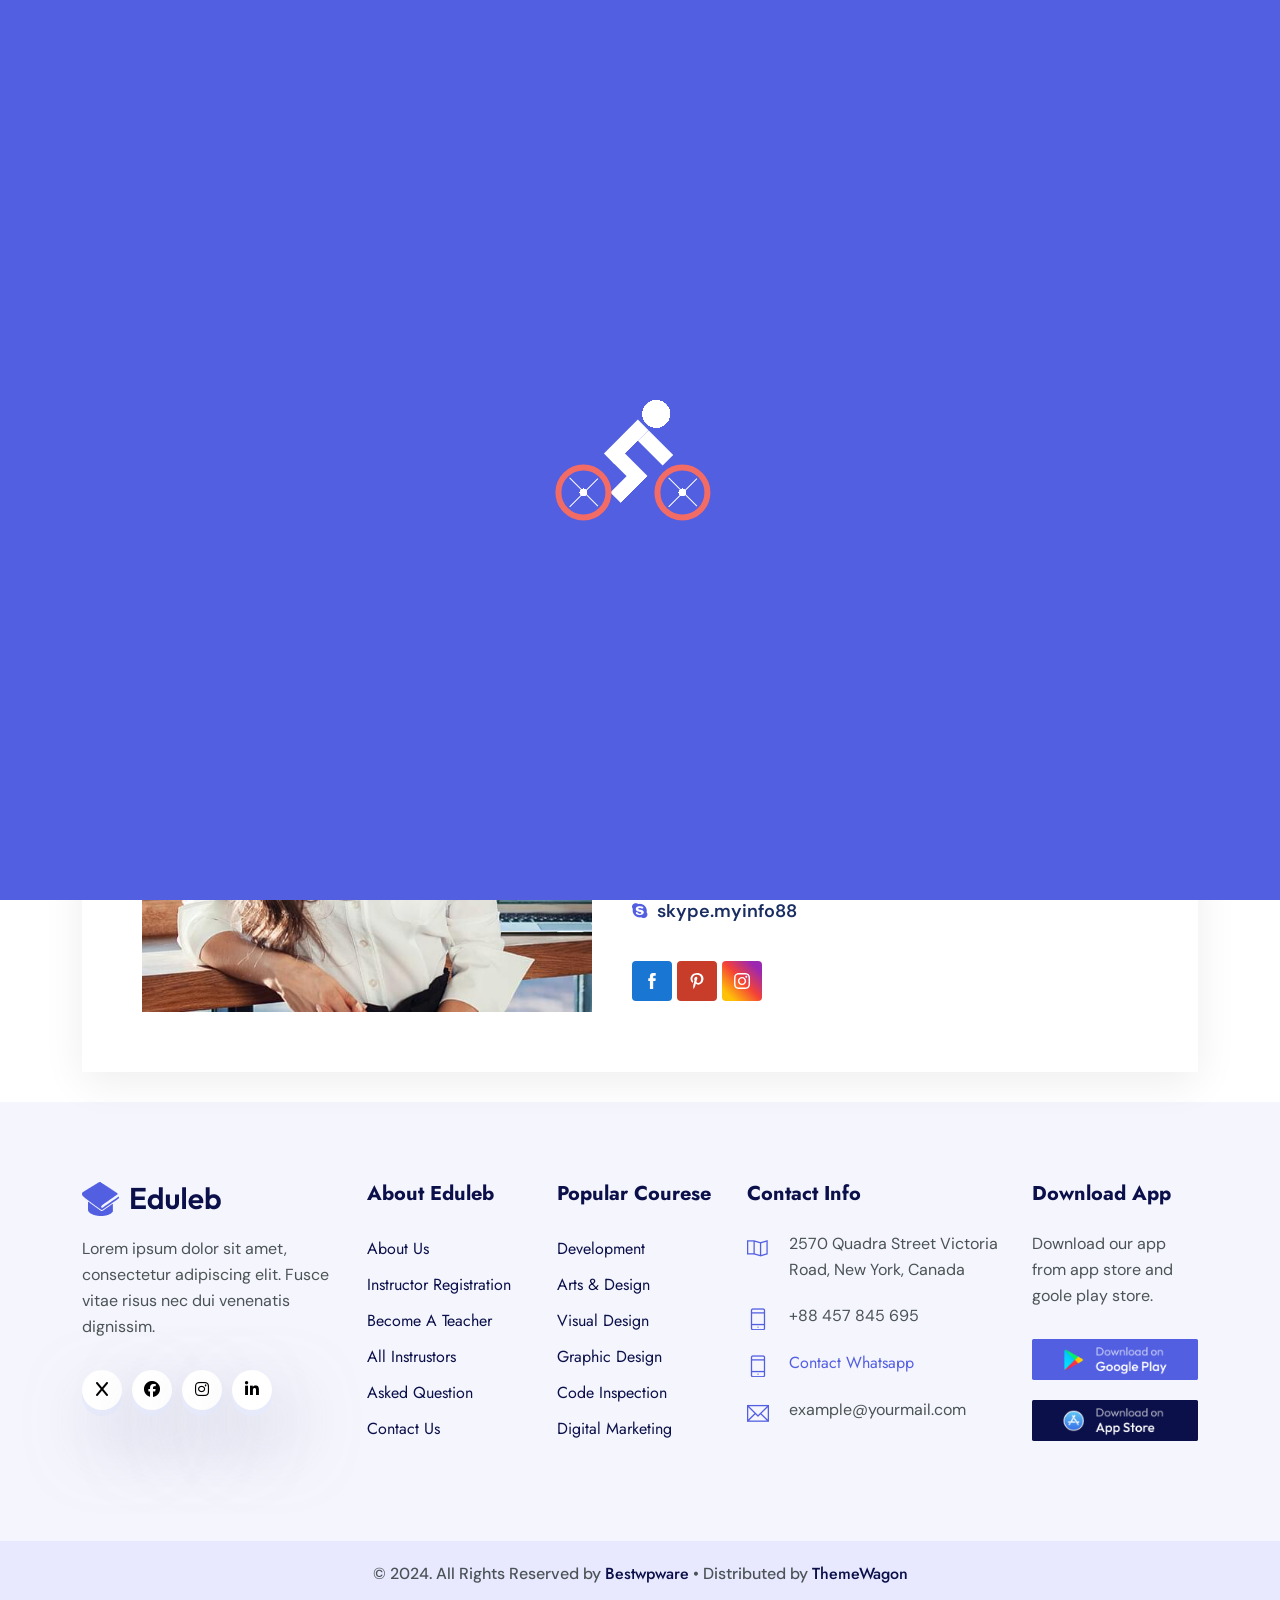
<file: ins_details.html>
<!DOCTYPE html>
<html lang="en">

	<head>
		<!-- Meta -->
		<meta charset="utf-8">
		<meta http-equiv="X-UA-Compatible" content="IE=edge">
		<meta name="viewport" content="width=device-width, initial-scale=1, shrink-to-fit=no">
		<!-- The above 3 meta tags *must* come first in the head; any other head content must come *after* these tags -->
		<meta name="description" content="Eduleb - Education HTML Template">
		<meta name="keywords" content="agency, business, corporate, creative, html5, modern, multipurpose, One Page, parallax, startup">		
		<!-- SITE TITLE -->
		<title>Eduleb - Education HTML Template</title>			
		<!-- Latest Bootstrap min CSS -->
		<link rel="stylesheet" href="assets/bootstrap/css/bootstrap.min.css">		
		<!-- Google Font -->
		<link href="https://fonts.googleapis.com/css2?family=DM+Sans:ital,opsz,wght@0,9..40,100..1000;1,9..40,100..1000&display=swap" rel="stylesheet">
		<link href="https://fonts.googleapis.com/css2?family=Jost:ital,wght@0,100..900;1,100..900&display=swap" rel="stylesheet">
		<!-- Font Awesome CSS -->
		<link rel="stylesheet" href="https://cdnjs.cloudflare.com/ajax/libs/font-awesome/6.5.2/css/all.min.css">
		<link rel="stylesheet" href="assets/fonts/font-awesome.min.css">
		<link rel="stylesheet" href="assets/fonts/themify-icons.css">
		<!--- owl carousel Css-->
		<link rel="stylesheet" href="assets/owlcarousel/css/owl.carousel.css">
		<link rel="stylesheet" href="assets/owlcarousel/css/owl.theme.css">	
		<!--jquery-simple-mobilemenu Css-->
        <link rel="stylesheet" href="assets/css/jquery-simple-mobilemenu.css">			
		<!-- MAGNIFIC CSS -->
		<link rel="stylesheet" href="assets/css/magnific-popup.css">		
		<!-- animate CSS -->
		<link rel="stylesheet" href="assets/css/animate.css">	
		<!-- Style CSS -->					
		<link rel="stylesheet" href="assets/css/style.css">					
		<!-- HTML5 shim and Respond.js IE8 support of HTML5 elements and media queries -->
		<!-- WARNING: Respond.js doesn't work if you view the page via file:// -->
		<!--[if lt IE 9]>
		  <script src="https://oss.maxcdn.com/html5shiv/3.7.2/html5shiv.min.js"></script>
		  <script src="https://oss.maxcdn.com/respond/1.4.2/respond.min.js"></script>
		<![endif]-->
	</head>
	
    <body data-spy="scroll" data-offset="80">

		<!-- START PRELOADER -->
		<div class="preloaders">
			<span class="loader"></span>
		</div>
		<!-- END PRELOADER -->		

		<!-- START NAVBAR -->  
		<div id="navigation" class="navbar-light bg-faded site-navigation">
			<div class="container-fluid">
				<div class="row">
					<div class="col-20 align-self-center">
						<div class="site-logo">
							<a href="index.html"><img src="assets/img/logo.png" alt=""></a>          				
						</div>
					</div><!--- END Col -->
					
					<div class="col-60 d-flex">
						<nav id="main-menu">
							<ul>
								<li class="menu-item-has-children"><a href="#">Home</a>
									<ul>										
										<li><a href="index.html">Home 01</a></li>
										<li><a href="index2.html">Home 02</a></li>
									</ul>
								</li>
								<li><a href="about.html">About</a></li>				  				  
								<li class="menu-item-has-children"><a href="course.html">Course</a>
									<ul>										
										<li><a href="course.html">Course</a></li>
										<li><a href="course_details.html">Course Details</a></li>
									</ul>
								</li>								
								<li class="menu-item-has-children"><a href="#">Pages</a>
									<ul>										
										<li><a href="instructor.html">Instructor</a></li>
										<li><a href="ins_details.html">Instructor Details</a></li>
										<li><a href="pricing.html">Pricing Plan</a></li>
										<li><a href="faq.html">Faq Page</a></li>			
										<li><a href="404.html">404</a></li>				
									</ul>
								</li>							
								<li class="menu-item-has-children"><a href="blog.html">Blog</a>
									<ul>										
										<li><a href="blog.html">Blog</a></li>
										<li><a href="blog_single.html">Blog Details</a></li>
									</ul>
								</li>							  
								<li><a href="contact.html">Contact</a></li>
							</ul>
						</nav>
					</div><!--- END Col -->
					
					<div class="col-20 d-none d-xl-block text-end align-self-center">
						<a href="#" class="header-btn">Sign In</a>
						<a href="contact.html" class="btn_one">Sign Up</a>
					</div><!--- END Col -->
					
					<ul class="mobile_menu">						
						<li><a href="#">Home</a>
							<ul class="sub-menu">										
								<li><a href="index.html">Home 01</a></li>
								<li><a href="index2.html">Home 02</a></li>						
							</ul>
						</li>	
						<li><a href="about.html">About</a></li>						
						<li><a href="#">Course</a>
							<ul class="sub-menu">										
								<li><a href="course.html">Course</a></li>
								<li><a href="course_details.html">Course Deails</a></li>									
							</ul>
						</li>
						<li><a href="#">Pages</a>
							<ul class="sub-menu">									
								<li><a href="instructor.html">Instructor</a></li>
								<li><a href="ins_details.html">Instructor Details</a></li>
								<li><a href="pricing.html">Pricing Plan</a></li>
								<li><a href="faq.html">Faq Page</a></li>			
								<li><a href="404.html">404</a></li>							
							</ul>
						</li>			
						<li><a href="blog.html">Blog</a>
							<ul class="sub-menu">										
								<li><a href="blog.html">Blog</a></li>
								<li><a href="blog_single.html">Blog Details</a></li>
							</ul>
						</li>						
						<li><a href="contact.html">Contact</a></li>
					</ul>			
				</div><!--- END ROW -->
			</div><!--- END CONTAINER -->
		</div> 	  
		<!-- END NAVBAR -->	

		<!-- START SECTION TOP -->
		<section class="section-top">
			<div class="container">
				<div class="col-lg-10 offset-lg-1 text-center">
					<div class="section-top-title wow fadeInRight" data-wow-duration="1s" data-wow-delay="0.3s" data-wow-offset="0">
						<h1>Instructor Details</h1>
						<ul>
							<li><a href="index.html">Home</a></li>
							<li> / instructor details</li>
						</ul>
					</div><!-- //.HERO-TEXT -->
				</div><!--- END COL -->
			</div><!--- END CONTAINER -->
		</section>	
		<!-- END SECTION TOP -->
		
	<!-- START AGENT PROFILE -->
	<section class="template_agent section-padding">
		<div class="container">
			<div class="row">
			  <div class="col-lg-12 col-sm-12 col-xs-12">
					<div class="single_agent">
						<div class="single_agent_image">
							<img src="assets/img/team/team1.jpg" class="img-fluid" alt=""/>
						</div>
						<div class="single_agent_content">
							<h4>Khela hobe ahy hay</h4>
							<h5>Science Instructor</h5>
							<p>Lorem Ipsum is simply dummy text of the printing and typesetting industry. Lorem Ipsum has been the industry's standard dummy text ever type book.</p>
							<ul>
								<li><i class="fa fa-envelope-o"></i>contact@gmail.com</li>
								<li><i class="fa fa-phone"></i>(+123) 425 857 954 148</li>
								<li><i class="fa fa-plane"></i>www.example.com</li>
								<li><i class="fa fa-skype"></i>skype.myinfo88</li>
							</ul>
						</div>
						<div class="agent_social">
							<ul class="list-inline">
								<li><a href="#" class="top_f_facebook"><img src="assets/img/fb.svg" alt="" /></a></li>
								<li><a href="#" class="top_f_facebook"><img src="assets/img/pn.svg" alt="" /></a></li>
								<li><a href="#" class="top_f_facebook"><img src="assets/img/ins.svg" alt="" /></a></li>
							</ul>
						</div>
					</div><!--- END SINGLE ITEM -->		
			  </div><!--- END COL -->				  
			</div><!--- END ROW -->
		</div><!--- END CONTAINER -->		
	</section>
	<!-- END AGENT PROFILE -->	
		
		<!-- START FOOTER -->
		<div class="footer section-padding">
			<div class="container">				
				<div class="row">						
					<div class="col-lg-3 col-sm-6 col-xs-12">
						<div class="single_footer">
							<a href="index.html"><img src="assets/img/logo.png" alt=""></a>         
							<p>Lorem ipsum dolor sit amet, consectetur adipiscing elit. Fusce vitae risus nec dui venenatis dignissim.</p>
							<div class="social_profile">
								<ul>
									<li><a class="f_facebook" href="#"><i class="fa-solid fa-x"></i></a></li>
									<li><a class="f_twitter" href="#"><i class="fa-brands fa-facebook-f"></i></a></li>
									<li><a class="f_instagram"href="#"><i class="fa-brands fa-instagram"></i></a></li>
									<li><a class="f_linkedin" href="#"><i class="fa-brands fa-linkedin-in"></i></a></li>
								</ul>
							</div>
						</div>			
					</div><!--- END COL -->						
					<div class="col-lg-2 col-sm-6 col-xs-12">
						<div class="single_footer">
							<h4>About Eduleb</h4>
							<ul>
								<li><a href="#">About us</a></li>
								<li><a href="#">Instructor Registration</a></li>
								<li><a href="#">Become A Teacher</a></li>
								<li><a href="#">All Instrustors</a></li>
								<li><a href="#">Asked Question</a></li>
								<li><a href="#">Contact us</a></li>
							</ul>
						</div>
					</div><!--- END COL -->	
					<div class="col-lg-2 col-sm-6 col-xs-12">
						<div class="single_footer">
							<h4>Popular Courese</h4>
							<ul>
								<li><a href="#">Development</a></li>
								<li><a href="#">Arts & design</a></li>
								<li><a href="#">Visual Design</a></li>
								<li><a href="#">Graphic Design</a></li>
								<li><a href="#">Code Inspection</a></li>						
								<li><a href="#">Digital Marketing</a></li>						
							</ul>
						</div>
					</div><!--- END COL -->
					<div class="col-lg-3 col-sm-6 col-xs-12">
						<div class="single_footer">
							<h4>Contact Info</h4>
							<div class="sf_contact">
								<span class="ti-map"></span>
								<p>2570 Quadra Street Victoria Road, New York, Canada</p>
							</div>
							<div class="sf_contact">
								<span class="ti-mobile"></span>
								<p>+88 457 845 695</p>
							</div>
							<div class="sf_contact">
								<span class="ti-mobile"></span>
								<p><a href="tel:+88457845695">Contact Whatsapp</a></p>
							</div>
							<div class="sf_contact">
								<span class="ti-email"></span>
								<p>example@yourmail.com</p>
							</div>
						</div>
					</div><!--- END COL -->						
					<div class="col-lg-2 col-sm-6 col-xs-12">
						<div class="single_footer">
							<h4>Download App</h4>
							<p>Download our app from app store and goole play store.</p>
							<a href="index.html"><img src="assets/img/google-play.jpg" class="foot_img" alt=""></a>  
							<a href="index.html"><img src="assets/img/app-store.jpg" class="foot_img" alt=""></a>  
						</div>
					</div><!--- END COL -->	
				</div><!--- END ROW -->					
			</div><!--- END CONTAINER -->
		</div>
		<!-- END FOOTER -->	

		<!-- START FOOTER COPYRIGHT -->	
		<div class="foot_copy">
			<div class="footer_copyright">
				<p>&copy; 2024. All Rights Reserved by <a href="https://bestwpware.com/">Bestwpware</a> • Distributed by <a href="https://themewagon.com">ThemeWagon</a></p>
			</div>	
		</div>
		<!-- END FOOTER COPYRIGHT -->	
	
	<!-- Latest jQuery -->
		<script src="assets/js/jquery-1.12.4.min.js"></script>
	<!-- Latest compiled and minified Bootstrap -->
		<script src="assets/bootstrap/js/bootstrap.min.js"></script>
	<!-- modernizer JS -->		
		<script src="assets/js/modernizr-2.8.3.min.js"></script>	
	<!-- jquery-simple-mobilemenu.min -->
		<script src="assets/js/jquery-simple-mobilemenu.js"></script>		
	<!-- owl-carousel min js  -->
		<script src="assets/owlcarousel/js/owl.carousel.min.js"></script>					
	<!-- magnific-popup js -->               
		<script src="assets/js/jquery.magnific-popup.min.js"></script>						
	<!-- countTo js -->
		<script src="assets/js/jquery.inview.min.js"></script>								
	<!-- scrolltopcontrol js -->
		<script src="assets/js/scrolltopcontrol.js"></script>			
	<!-- WOW - Reveal Animations When You Scroll -->
		<script src="assets/js/wow.min.js"></script>				
	<!-- scripts js -->
		<script src="assets/js/scripts.js"></script>
    </body>
</html>
</file>
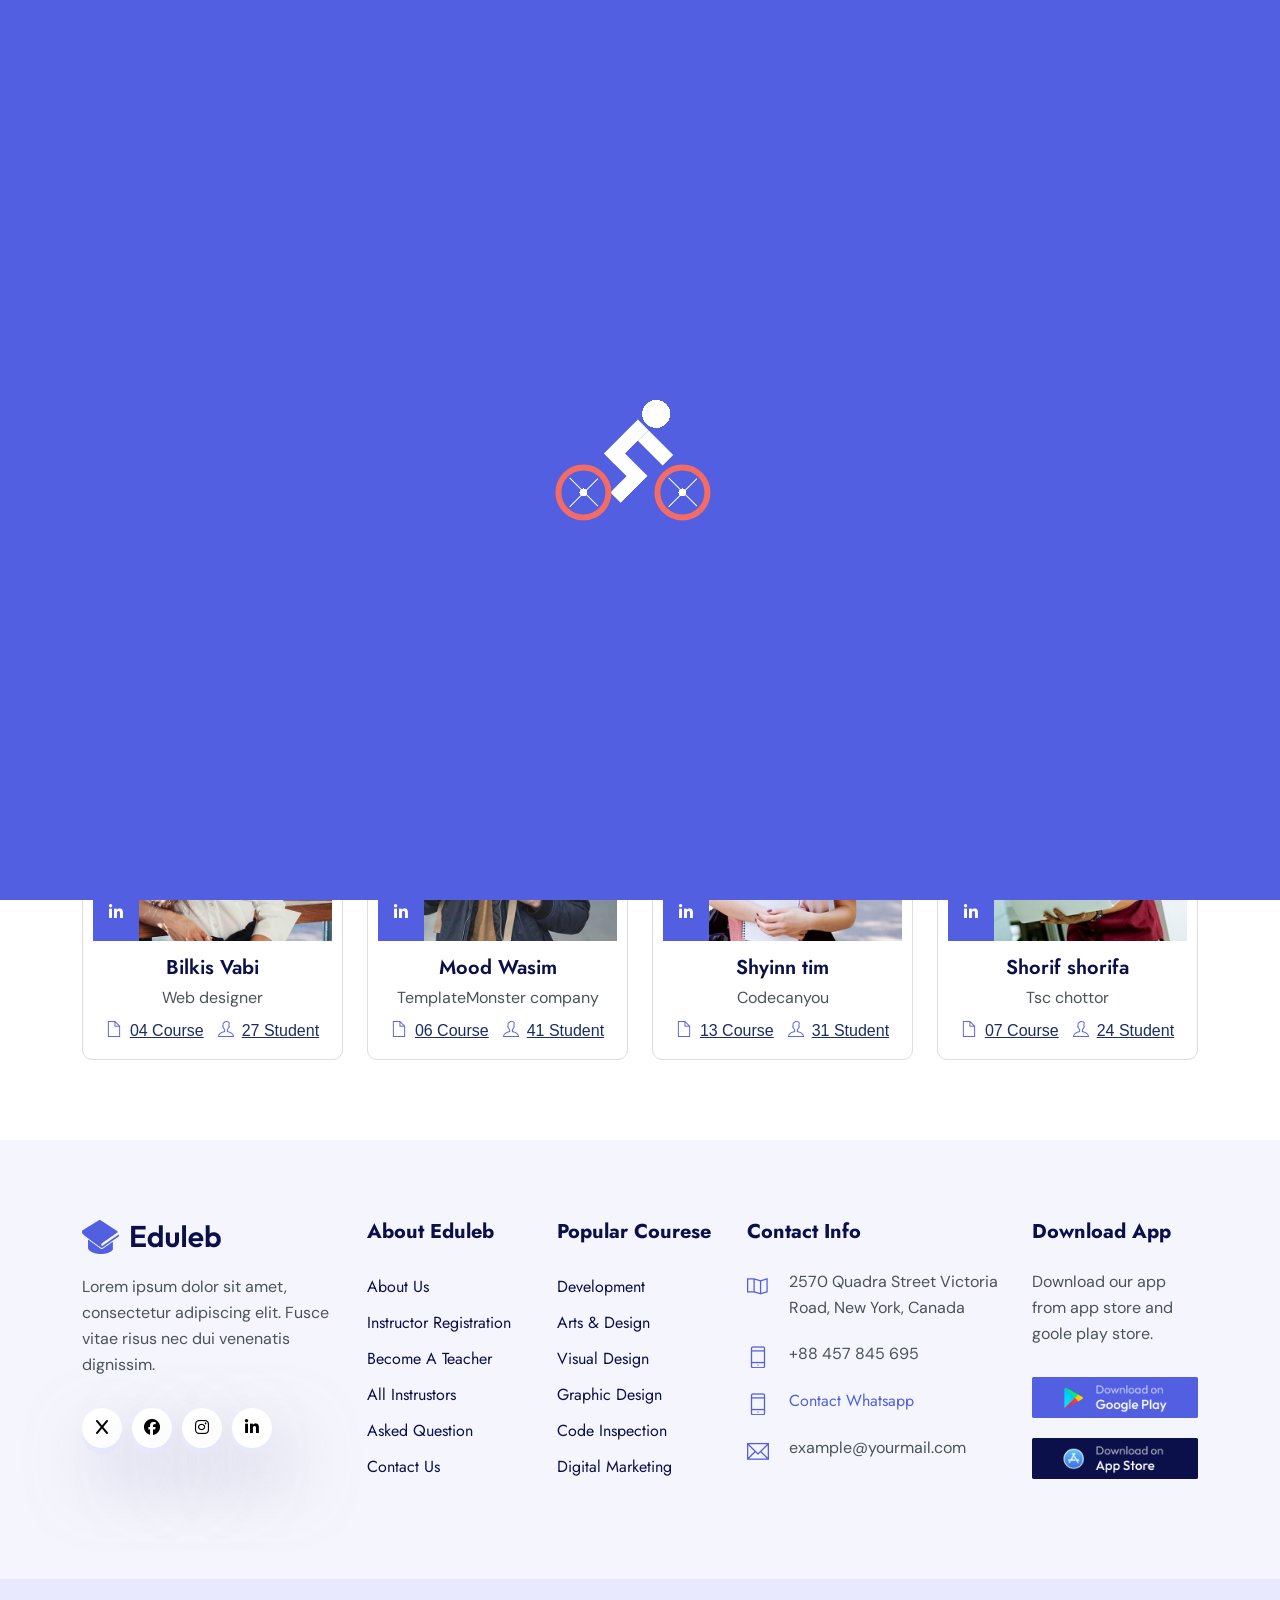
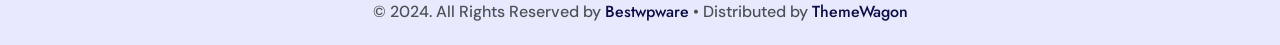
<file: instructor.html>
<!DOCTYPE html>
<html lang="en">

	<head>
		<!-- Meta -->
		<meta charset="utf-8">
		<meta http-equiv="X-UA-Compatible" content="IE=edge">
		<meta name="viewport" content="width=device-width, initial-scale=1, shrink-to-fit=no">
		<!-- The above 3 meta tags *must* come first in the head; any other head content must come *after* these tags -->
		<meta name="description" content="Eduleb - Education HTML Template">
		<meta name="keywords" content="agency, business, corporate, creative, html5, modern, multipurpose, One Page, parallax, startup">		
		<!-- SITE TITLE -->
		<title>Eduleb - Education HTML Template</title>			
		<!-- Latest Bootstrap min CSS -->
		<link rel="stylesheet" href="assets/bootstrap/css/bootstrap.min.css">		
		<!-- Google Font -->
		<link href="https://fonts.googleapis.com/css2?family=DM+Sans:ital,opsz,wght@0,9..40,100..1000;1,9..40,100..1000&display=swap" rel="stylesheet">
		<link href="https://fonts.googleapis.com/css2?family=Jost:ital,wght@0,100..900;1,100..900&display=swap" rel="stylesheet">
		<!-- Font Awesome CSS -->
		<link rel="stylesheet" href="https://cdnjs.cloudflare.com/ajax/libs/font-awesome/6.5.2/css/all.min.css">
		<link rel="stylesheet" href="assets/fonts/font-awesome.min.css">
		<link rel="stylesheet" href="assets/fonts/themify-icons.css">
		<!--- owl carousel Css-->
		<link rel="stylesheet" href="assets/owlcarousel/css/owl.carousel.css">
		<link rel="stylesheet" href="assets/owlcarousel/css/owl.theme.css">	
		<!--jquery-simple-mobilemenu Css-->
        <link rel="stylesheet" href="assets/css/jquery-simple-mobilemenu.css">			
		<!-- MAGNIFIC CSS -->
		<link rel="stylesheet" href="assets/css/magnific-popup.css">		
		<!-- animate CSS -->
		<link rel="stylesheet" href="assets/css/animate.css">	
		<!-- Style CSS -->					
		<link rel="stylesheet" href="assets/css/style.css">					
		<!-- HTML5 shim and Respond.js IE8 support of HTML5 elements and media queries -->
		<!-- WARNING: Respond.js doesn't work if you view the page via file:// -->
		<!--[if lt IE 9]>
		  <script src="https://oss.maxcdn.com/html5shiv/3.7.2/html5shiv.min.js"></script>
		  <script src="https://oss.maxcdn.com/respond/1.4.2/respond.min.js"></script>
		<![endif]-->
	</head>
	
    <body data-spy="scroll" data-offset="80">

		<!-- START PRELOADER -->
		<div class="preloaders">
			<span class="loader"></span>
		</div>
		<!-- END PRELOADER -->		

		<!-- START NAVBAR -->  
		<div id="navigation" class="navbar-light bg-faded site-navigation">
			<div class="container-fluid">
				<div class="row">
					<div class="col-20 align-self-center">
						<div class="site-logo">
							<a href="index.html"><img src="assets/img/logo.png" alt=""></a>          				
						</div>
					</div><!--- END Col -->
					
					<div class="col-60 d-flex">
						<nav id="main-menu">
							<ul>
								<li class="menu-item-has-children"><a href="#">Home</a>
									<ul>										
										<li><a href="index.html">Home 01</a></li>
										<li><a href="index2.html">Home 02</a></li>
									</ul>
								</li>
								<li><a href="about.html">About</a></li>				  				  
								<li class="menu-item-has-children"><a href="course.html">Course</a>
									<ul>										
										<li><a href="course.html">Course</a></li>
										<li><a href="course_details.html">Course Details</a></li>
									</ul>
								</li>								
								<li class="menu-item-has-children"><a href="#">Pages</a>
									<ul>										
										<li><a href="instructor.html">Instructor</a></li>
										<li><a href="ins_details.html">Instructor Details</a></li>
										<li><a href="pricing.html">Pricing Plan</a></li>
										<li><a href="faq.html">Faq Page</a></li>			
										<li><a href="404.html">404</a></li>				
									</ul>
								</li>							
								<li class="menu-item-has-children"><a href="blog.html">Blog</a>
									<ul>										
										<li><a href="blog.html">Blog</a></li>
										<li><a href="blog_single.html">Blog Details</a></li>
									</ul>
								</li>							  
								<li><a href="contact.html">Contact</a></li>
							</ul>
						</nav>
					</div><!--- END Col -->
					
					<div class="col-20 d-none d-xl-block text-end align-self-center">
						<a href="#" class="header-btn">Sign In</a>
						<a href="contact.html" class="btn_one">Sign Up</a>
					</div><!--- END Col -->
					
					<ul class="mobile_menu">						
						<li><a href="#">Home</a>
							<ul class="sub-menu">										
								<li><a href="index.html">Home 01</a></li>
								<li><a href="index2.html">Home 02</a></li>						
							</ul>
						</li>	
						<li><a href="about.html">About</a></li>						
						<li><a href="#">Course</a>
							<ul class="sub-menu">										
								<li><a href="course.html">Course</a></li>
								<li><a href="course_details.html">Course Deails</a></li>									
							</ul>
						</li>
						<li><a href="#">Pages</a>
							<ul class="sub-menu">									
								<li><a href="instructor.html">Instructor</a></li>
								<li><a href="ins_details.html">Instructor Details</a></li>
								<li><a href="pricing.html">Pricing Plan</a></li>
								<li><a href="faq.html">Faq Page</a></li>			
								<li><a href="404.html">404</a></li>							
							</ul>
						</li>			
						<li><a href="blog.html">Blog</a>
							<ul class="sub-menu">										
								<li><a href="blog.html">Blog</a></li>
								<li><a href="blog_single.html">Blog Details</a></li>
							</ul>
						</li>						
						<li><a href="contact.html">Contact</a></li>
					</ul>			
				</div><!--- END ROW -->
			</div><!--- END CONTAINER -->
		</div> 	  
		<!-- END NAVBAR -->	

		<!-- START SECTION TOP -->
		<section class="section-top">
			<div class="container">
				<div class="col-lg-10 offset-lg-1 text-center">
					<div class="section-top-title wow fadeInRight" data-wow-duration="1s" data-wow-delay="0.3s" data-wow-offset="0">
						<h1>Our instructor</h1>
						<ul>
							<li><a href="index.html">Home</a></li>
							<li> / instructor</li>
						</ul>
					</div><!-- //.HERO-TEXT -->
				</div><!--- END COL -->
			</div><!--- END CONTAINER -->
		</section>	
		<!-- END SECTION TOP -->
		
		<!-- START TEAM -->
		<section class="team_area section-padding">
			<div class="container">									
				<div class="section-title text-center">
					<h2>Meet our Instructors</h2>
					<p>We offer a brand new approach to the most basic learning paradigms. Choose from a wide range of learning options and gain new skills! Our school is know.</p>
				</div>						
				<div class="row">													
					<div class="col-lg-3 col-sm-6 col-xs-12 wow fadeInUp" data-wow-duration="1s" data-wow-delay="0.1s" data-wow-offset="0">
						<div class="our-team">
							<div class="team-content">
								<a href="#"><img src="assets/img/team/team1.jpg" alt=""></a>
								<ul class="social-links">
									<li><a href="#"><i class="fa-solid fa-x"></i></a></li>
									<li><a href="#"><i class="fa-brands fa-facebook-f"></i></a></li>
									<li><a href="#"><i class="fa-brands fa-linkedin-in"></i></a></li>
								</ul>
							</div>
							<div class="team-prof">
								<h3>Bilkis Vabi</h3>
								<span>Web designer</span>
							</div>
							<div class="sth_det2">
								<span class="ti-file"> <u>04 Course</u></span>
								<span class="ti-user"> <u>27 Student</u></span>
							</div>									
						</div>
					</div><!--- END COL -->										
					<div class="col-lg-3 col-sm-6 col-xs-12 wow fadeInUp" data-wow-duration="1s" data-wow-delay="0.1s" data-wow-offset="0">
						<div class="our-team">
							<div class="team-content">
								<a href="#"><img src="assets/img/team/team2.jpg" alt=""></a>
								<ul class="social-links">
									<li><a href="#"><i class="fa-solid fa-x"></i></a></li>
									<li><a href="#"><i class="fa-brands fa-facebook-f"></i></a></li>
									<li><a href="#"><i class="fa-brands fa-linkedin-in"></i></a></li>
								</ul>
							</div>
							<div class="team-prof">
								<h3>Mood Wasim</h3>
								<span>TemplateMonster company</span>
							</div>
							<div class="sth_det2">
								<span class="ti-file"> <u>06 Course</u></span>
								<span class="ti-user"> <u>41 Student</u></span>
							</div>							
						</div>
					</div><!--- END COL -->										
					<div class="col-lg-3 col-sm-6 col-xs-12 wow fadeInUp" data-wow-duration="1s" data-wow-delay="0.1s" data-wow-offset="0">
						<div class="our-team">
							<div class="team-content">
								<a href="#"><img src="assets/img/team/team3.jpg" alt=""></a>
								<ul class="social-links">
									<li><a href="#"><i class="fa-solid fa-x"></i></a></li>
									<li><a href="#"><i class="fa-brands fa-facebook-f"></i></a></li>
									<li><a href="#"><i class="fa-brands fa-linkedin-in"></i></a></li>
								</ul>
							</div>
							<div class="team-prof">
								<h3>Shyinn tim</h3>
								<span>Codecanyou</span>
							</div>
							<div class="sth_det2">
								<span class="ti-file"> <u>13 Course</u></span>
								<span class="ti-user"> <u>31 Student</u></span>
							</div>
						</div>
					</div><!--- END COL -->										
					<div class="col-lg-3 col-sm-6 col-xs-12 wow fadeInUp" data-wow-duration="1s" data-wow-delay="0.1s" data-wow-offset="0">
						<div class="our-team">
							<div class="team-content">
								<a href="#"><img src="assets/img/team/team4.jpg" alt=""></a>
								<ul class="social-links">
									<li><a href="#"><i class="fa-solid fa-x"></i></a></li>
									<li><a href="#"><i class="fa-brands fa-facebook-f"></i></a></li>
									<li><a href="#"><i class="fa-brands fa-linkedin-in"></i></a></li>
								</ul>
							</div>
							<div class="team-prof">
								<h3>Shorif shorifa</h3>
								<span>Tsc chottor</span>
							</div>
							<div class="sth_det2">
								<span class="ti-file"> <u>07 Course</u></span>
								<span class="ti-user"> <u>24 Student</u></span>
							</div>
						</div>
					</div><!--- END COL -->							  
				</div><!--- END ROW -->
			</div><!--- END CONTAINER -->
		</section>
		<!-- END TEAM -->	
		
		<!-- START FOOTER -->
		<div class="footer section-padding">
			<div class="container">				
				<div class="row">						
					<div class="col-lg-3 col-sm-6 col-xs-12">
						<div class="single_footer">
							<a href="index.html"><img src="assets/img/logo.png" alt=""></a>         
							<p>Lorem ipsum dolor sit amet, consectetur adipiscing elit. Fusce vitae risus nec dui venenatis dignissim.</p>
							<div class="social_profile">
								<ul>
									<li><a class="f_facebook" href="#"><i class="fa-solid fa-x"></i></a></li>
									<li><a class="f_twitter" href="#"><i class="fa-brands fa-facebook-f"></i></a></li>
									<li><a class="f_instagram"href="#"><i class="fa-brands fa-instagram"></i></a></li>
									<li><a class="f_linkedin" href="#"><i class="fa-brands fa-linkedin-in"></i></a></li>
								</ul>
							</div>
						</div>			
					</div><!--- END COL -->						
					<div class="col-lg-2 col-sm-6 col-xs-12">
						<div class="single_footer">
							<h4>About Eduleb</h4>
							<ul>
								<li><a href="#">About us</a></li>
								<li><a href="#">Instructor Registration</a></li>
								<li><a href="#">Become A Teacher</a></li>
								<li><a href="#">All Instrustors</a></li>
								<li><a href="#">Asked Question</a></li>
								<li><a href="#">Contact us</a></li>
							</ul>
						</div>
					</div><!--- END COL -->	
					<div class="col-lg-2 col-sm-6 col-xs-12">
						<div class="single_footer">
							<h4>Popular Courese</h4>
							<ul>
								<li><a href="#">Development</a></li>
								<li><a href="#">Arts & design</a></li>
								<li><a href="#">Visual Design</a></li>
								<li><a href="#">Graphic Design</a></li>
								<li><a href="#">Code Inspection</a></li>						
								<li><a href="#">Digital Marketing</a></li>						
							</ul>
						</div>
					</div><!--- END COL -->
					<div class="col-lg-3 col-sm-6 col-xs-12">
						<div class="single_footer">
							<h4>Contact Info</h4>
							<div class="sf_contact">
								<span class="ti-map"></span>
								<p>2570 Quadra Street Victoria Road, New York, Canada</p>
							</div>
							<div class="sf_contact">
								<span class="ti-mobile"></span>
								<p>+88 457 845 695</p>
							</div>
							<div class="sf_contact">
								<span class="ti-mobile"></span>
								<p><a href="tel:+88457845695">Contact Whatsapp</a></p>
							</div>
							<div class="sf_contact">
								<span class="ti-email"></span>
								<p>example@yourmail.com</p>
							</div>
						</div>
					</div><!--- END COL -->						
					<div class="col-lg-2 col-sm-6 col-xs-12">
						<div class="single_footer">
							<h4>Download App</h4>
							<p>Download our app from app store and goole play store.</p>
							<a href="index.html"><img src="assets/img/google-play.jpg" class="foot_img" alt=""></a>  
							<a href="index.html"><img src="assets/img/app-store.jpg" class="foot_img" alt=""></a>  
						</div>
					</div><!--- END COL -->	
				</div><!--- END ROW -->					
			</div><!--- END CONTAINER -->
		</div>
		<!-- END FOOTER -->	

		<!-- START FOOTER COPYRIGHT -->	
		<div class="foot_copy">
			<div class="footer_copyright">
				<p>&copy; 2024. All Rights Reserved by <a href="https://bestwpware.com/">Bestwpware</a> • Distributed by <a href="https://themewagon.com">ThemeWagon</a></p>
			</div>	
		</div>
		<!-- END FOOTER COPYRIGHT -->	
	
	<!-- Latest jQuery -->
		<script src="assets/js/jquery-1.12.4.min.js"></script>
	<!-- Latest compiled and minified Bootstrap -->
		<script src="assets/bootstrap/js/bootstrap.min.js"></script>
	<!-- modernizer JS -->		
		<script src="assets/js/modernizr-2.8.3.min.js"></script>	
	<!-- jquery-simple-mobilemenu.min -->
		<script src="assets/js/jquery-simple-mobilemenu.js"></script>		
	<!-- owl-carousel min js  -->
		<script src="assets/owlcarousel/js/owl.carousel.min.js"></script>					
	<!-- magnific-popup js -->               
		<script src="assets/js/jquery.magnific-popup.min.js"></script>						
	<!-- countTo js -->
		<script src="assets/js/jquery.inview.min.js"></script>								
	<!-- scrolltopcontrol js -->
		<script src="assets/js/scrolltopcontrol.js"></script>			
	<!-- WOW - Reveal Animations When You Scroll -->
		<script src="assets/js/wow.min.js"></script>				
	<!-- scripts js -->
		<script src="assets/js/scripts.js"></script>
    </body>
</html>
</file>
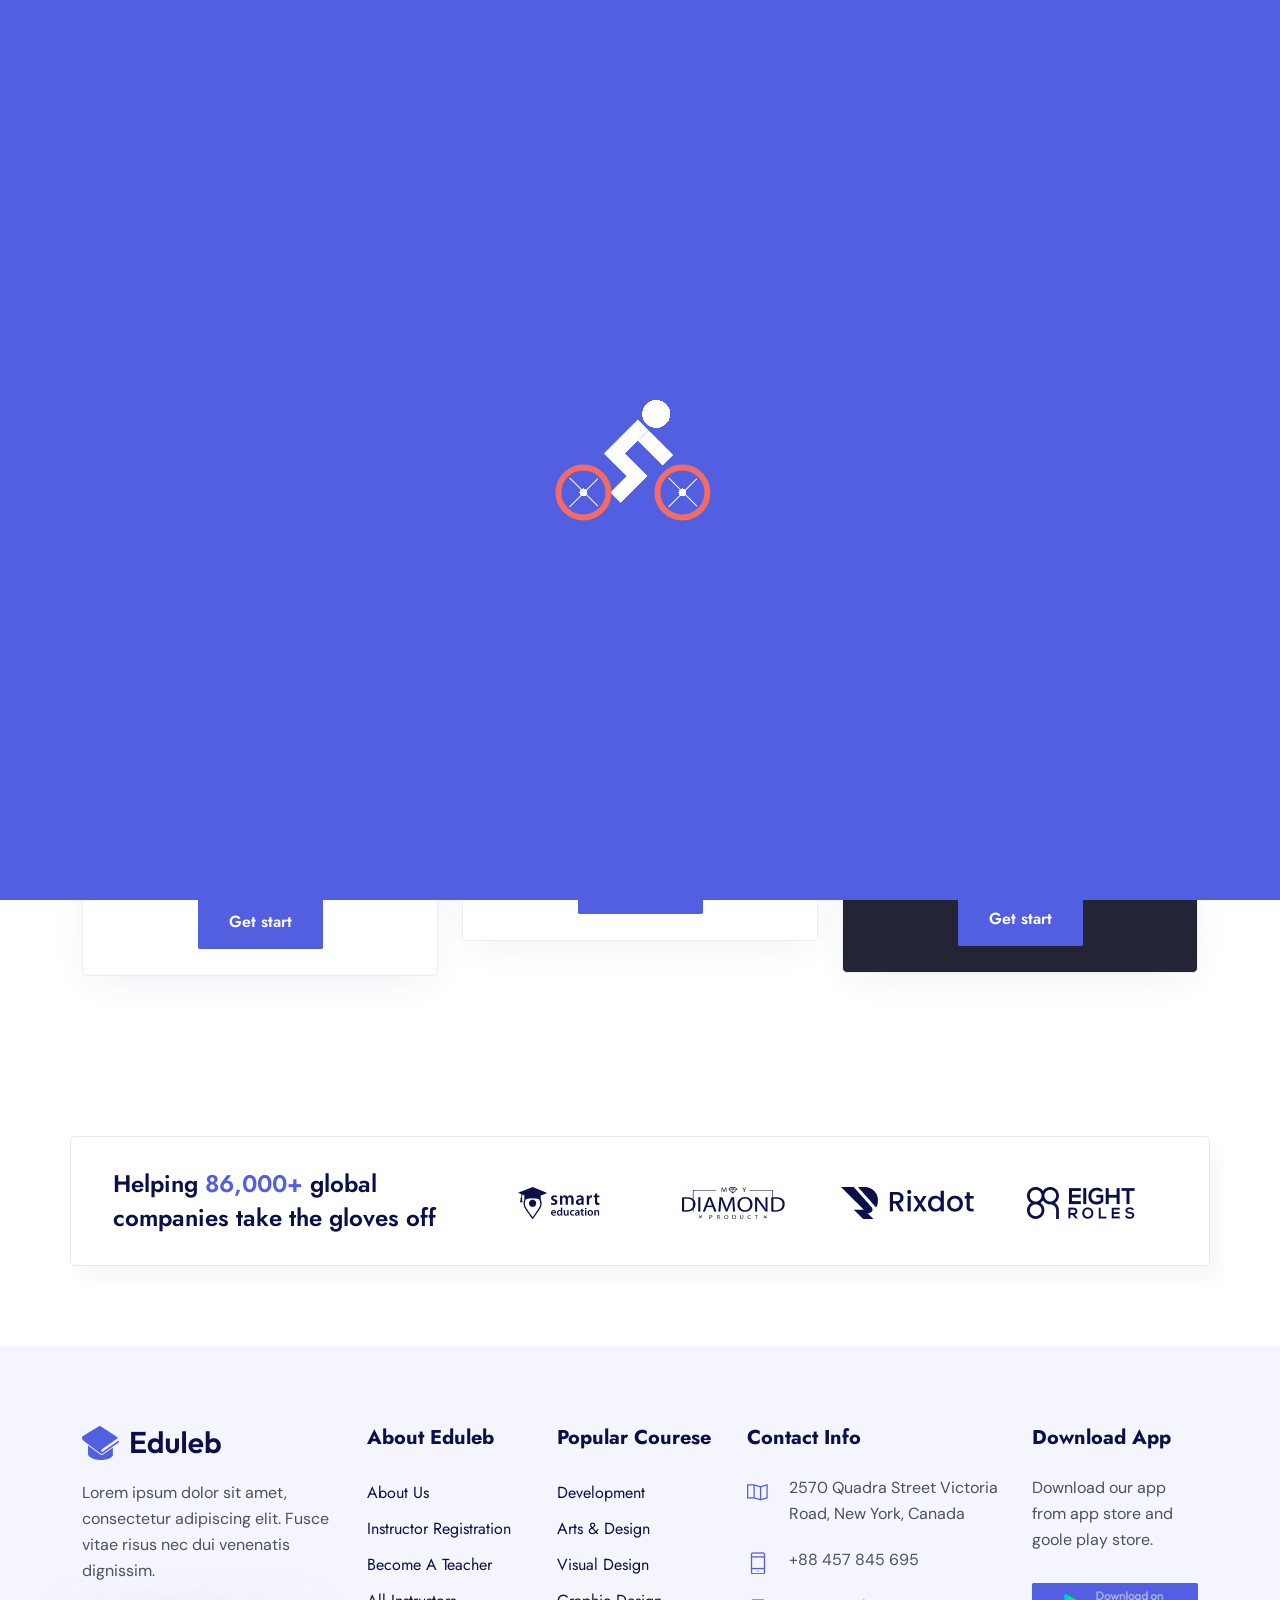
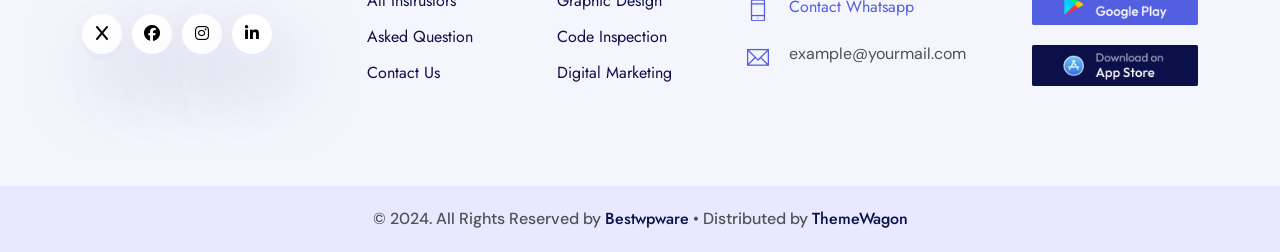
<file: pricing.html>
<!DOCTYPE html>
<html lang="en">

	<head>
		<!-- Meta -->
		<meta charset="utf-8">
		<meta http-equiv="X-UA-Compatible" content="IE=edge">
		<meta name="viewport" content="width=device-width, initial-scale=1, shrink-to-fit=no">
		<!-- The above 3 meta tags *must* come first in the head; any other head content must come *after* these tags -->
		<meta name="description" content="Eduleb - Education HTML Template">
		<meta name="keywords" content="agency, business, corporate, creative, html5, modern, multipurpose, One Page, parallax, startup">		
		<!-- SITE TITLE -->
		<title>Eduleb - Education HTML Template</title>			
		<!-- Latest Bootstrap min CSS -->
		<link rel="stylesheet" href="assets/bootstrap/css/bootstrap.min.css">		
		<!-- Google Font -->
		<link href="https://fonts.googleapis.com/css2?family=DM+Sans:ital,opsz,wght@0,9..40,100..1000;1,9..40,100..1000&display=swap" rel="stylesheet">
		<link href="https://fonts.googleapis.com/css2?family=Jost:ital,wght@0,100..900;1,100..900&display=swap" rel="stylesheet">
		<!-- Font Awesome CSS -->
		<link rel="stylesheet" href="https://cdnjs.cloudflare.com/ajax/libs/font-awesome/6.5.2/css/all.min.css">
		<link rel="stylesheet" href="assets/fonts/font-awesome.min.css">
		<link rel="stylesheet" href="assets/fonts/themify-icons.css">
		<!--- owl carousel Css-->
		<link rel="stylesheet" href="assets/owlcarousel/css/owl.carousel.css">
		<link rel="stylesheet" href="assets/owlcarousel/css/owl.theme.css">	
		<!--jquery-simple-mobilemenu Css-->
        <link rel="stylesheet" href="assets/css/jquery-simple-mobilemenu.css">			
		<!-- MAGNIFIC CSS -->
		<link rel="stylesheet" href="assets/css/magnific-popup.css">		
		<!-- animate CSS -->
		<link rel="stylesheet" href="assets/css/animate.css">	
		<!-- Style CSS -->					
		<link rel="stylesheet" href="assets/css/style.css">					
		<!-- HTML5 shim and Respond.js IE8 support of HTML5 elements and media queries -->
		<!-- WARNING: Respond.js doesn't work if you view the page via file:// -->
		<!--[if lt IE 9]>
		  <script src="https://oss.maxcdn.com/html5shiv/3.7.2/html5shiv.min.js"></script>
		  <script src="https://oss.maxcdn.com/respond/1.4.2/respond.min.js"></script>
		<![endif]-->
	</head>
	
    <body data-spy="scroll" data-offset="80">

		<!-- START PRELOADER -->
		<div class="preloaders">
			<span class="loader"></span>
		</div>
		<!-- END PRELOADER -->		

		<!-- START NAVBAR -->  
		<div id="navigation" class="navbar-light bg-faded site-navigation">
			<div class="container-fluid">
				<div class="row">
					<div class="col-20 align-self-center">
						<div class="site-logo">
							<a href="index.html"><img src="assets/img/logo.png" alt=""></a>          				
						</div>
					</div><!--- END Col -->
					
					<div class="col-60 d-flex">
						<nav id="main-menu">
							<ul>
								<li class="menu-item-has-children"><a href="#">Home</a>
									<ul>										
										<li><a href="index.html">Home 01</a></li>
										<li><a href="index2.html">Home 02</a></li>
									</ul>
								</li>
								<li><a href="about.html">About</a></li>				  				  
								<li class="menu-item-has-children"><a href="course.html">Course</a>
									<ul>										
										<li><a href="course.html">Course</a></li>
										<li><a href="course_details.html">Course Details</a></li>
									</ul>
								</li>								
								<li class="menu-item-has-children"><a href="#">Pages</a>
									<ul>										
										<li><a href="instructor.html">Instructor</a></li>
										<li><a href="ins_details.html">Instructor Details</a></li>
										<li><a href="pricing.html">Pricing Plan</a></li>
										<li><a href="faq.html">Faq Page</a></li>			
										<li><a href="404.html">404</a></li>				
									</ul>
								</li>							
								<li class="menu-item-has-children"><a href="blog.html">Blog</a>
									<ul>										
										<li><a href="blog.html">Blog</a></li>
										<li><a href="blog_single.html">Blog Details</a></li>
									</ul>
								</li>							  
								<li><a href="contact.html">Contact</a></li>
							</ul>
						</nav>
					</div><!--- END Col -->
					
					<div class="col-20 d-none d-xl-block text-end align-self-center">
						<a href="#" class="header-btn">Sign In</a>
						<a href="contact.html" class="btn_one">Sign Up</a>
					</div><!--- END Col -->
					
					<ul class="mobile_menu">						
						<li><a href="#">Home</a>
							<ul class="sub-menu">										
								<li><a href="index.html">Home 01</a></li>
								<li><a href="index2.html">Home 02</a></li>						
							</ul>
						</li>	
						<li><a href="about.html">About</a></li>						
						<li><a href="#">Course</a>
							<ul class="sub-menu">										
								<li><a href="course.html">Course</a></li>
								<li><a href="course_details.html">Course Deails</a></li>									
							</ul>
						</li>
						<li><a href="#">Pages</a>
							<ul class="sub-menu">									
								<li><a href="instructor.html">Instructor</a></li>
								<li><a href="ins_details.html">Instructor Details</a></li>
								<li><a href="pricing.html">Pricing Plan</a></li>
								<li><a href="faq.html">Faq Page</a></li>			
								<li><a href="404.html">404</a></li>							
							</ul>
						</li>			
						<li><a href="blog.html">Blog</a>
							<ul class="sub-menu">										
								<li><a href="blog.html">Blog</a></li>
								<li><a href="blog_single.html">Blog Details</a></li>
							</ul>
						</li>						
						<li><a href="contact.html">Contact</a></li>
					</ul>			
				</div><!--- END ROW -->
			</div><!--- END CONTAINER -->
		</div> 	  
		<!-- END NAVBAR -->		

		<!-- START SECTION TOP -->
		<section class="section-top">
			<div class="container">
				<div class="col-lg-10 offset-lg-1 text-center">
					<div class="section-top-title wow fadeInRight" data-wow-duration="1s" data-wow-delay="0.3s" data-wow-offset="0">
						<h1>Pricing Plan</h1>
						<ul>
							<li><a href="index.html">Home</a></li>
							<li> / Pricing</li>
						</ul>
					</div><!-- //.HERO-TEXT -->
				</div><!--- END COL -->
			</div><!--- END CONTAINER -->
		</section>	
		<!-- END SECTION TOP -->
		
		<!-- START PRICING -->
		<section id="pricing" class="pricing-content section-padding">
			<div class="container">										
				<div class="row text-center">									
					<div class="col-lg-4 col-sm-4 col-xs-12 wow fadeInUp" data-wow-duration="1s" data-wow-delay="0.1s" data-wow-offset="0">
						<div class="single-pricing">
							<div class="price-head">								
								<h2>Popular Monthly	Plan</h2>
								<span></span>
								<span></span>
								<span></span>
								<span></span>
								<span></span>
								<span></span>
							</div>
							<h1 class="price">₹1200</h1>
							<h5>Monthly</h5>
							<ul>
								<li>*1 month Membership</li>
								<li>50GB Disk Space</li>
			
								<li>15 Domains</li>
								<li>Unlimited Support</li>
							</ul>
							<a class="btn_one" href="#">Get start</a>
						</div>
					</div><!--- END COL -->	
					<div class="col-lg-4 col-sm-4 col-xs-12 wow fadeInUp" data-wow-duration="1s" data-wow-delay="0.2s" data-wow-offset="0">
						<div class="single-pricing">
							<div class="price-head">								
								<h2>Six Month Plan</h2>
								<span></span>
								<span></span>
								<span></span>
								<span></span>
								<span></span>
								<span></span>
							</div>
							<h1 class="price">₹6500</h1>
							<h5>Monthly</h5>
							<ul>
								<li>15 website</li>
								<li>50GB Disk Space</li>
								<li>50 Email Accounts</li>
								
							</ul>
							<a class="btn_one" href="#">Get start</a>
						</div>
					</div><!--- END COL -->	
					<div class="col-lg-4 col-sm-4 col-xs-12 wow fadeInUp" data-wow-duration="1s" data-wow-delay="0.3s" data-wow-offset="0">
						<div class="single-pricing single-pricing-white">
							<div class="price-head">								
								<h2>Yearly Plan best saving plan</h2>
								<span></span>
								<span></span>
								<span></span>
								<span></span>
								<span></span>
								<span></span>
							</div>
							<span class="price-label">Best</span>
							<h1 class="price">₹12000</h1>
							<h5>Monthly</h5>
							<ul>
								<li>15 website</li>
								<li>50GB Disk Space</li>
								<li>50 Email Accounts</li>
								
							</ul>
							<a class="btn_one" href="#">Get start</a>
						</div>
					</div><!--- END COL -->			  
				</div><!--- END ROW -->
			</div><!--- END CONTAINER -->
		</section>
		<!-- END PRICING -->

		<!-- START COMPANY PARTNER LOGO  -->
		<div class="partner-logo section-padding">
			<div class="container">
				<div class="row part_bg">
					<div class="col-lg-4 col-sm-4 col-xs-12">
						<div class="partner_title">
							<h3>Helping <span>86,000+</span> global companies take the gloves off </h3>
						</div>					
					</div><!-- END COL  -->
					<div class="col-lg-8 col-sm-8 col-xs-12 text-center">
						<div class="partner">
							<a href="#"><img src="assets/img/clients/1.png" alt="image"></a>
							<a href="#"><img src="assets/img/clients/2.png" alt="image"></a>
							<a href="#"><img src="assets/img/clients/3.png" alt="image"></a>
							<a href="#"><img src="assets/img/clients/4.png" alt="image"></a>
							<a href="#"><img src="assets/img/clients/5.png" alt="image"></a>
							<a href="#"><img src="assets/img/clients/2.png" alt="image"></a>
							<a href="#"><img src="assets/img/clients/1.png" alt="image"></a>
							<a href="#"><img src="assets/img/clients/3.png" alt="image"></a>
							<a href="#"><img src="assets/img/clients/4.png" alt="image"></a>
						</div>
					</div><!-- END COL  -->
				</div><!--END  ROW  -->
			</div><!-- END CONTAINER  -->
		</div>
		<!-- END COMPANY PARTNER LOGO -->			
		
		<!-- START FOOTER -->
		<div class="footer section-padding">
			<div class="container">				
				<div class="row">						
					<div class="col-lg-3 col-sm-6 col-xs-12">
						<div class="single_footer">
							<a href="index.html"><img src="assets/img/logo.png" alt=""></a>         
							<p>Lorem ipsum dolor sit amet, consectetur adipiscing elit. Fusce vitae risus nec dui venenatis dignissim.</p>
							<div class="social_profile">
								<ul>
									<li><a class="f_facebook" href="#"><i class="fa-solid fa-x"></i></a></li>
									<li><a class="f_twitter" href="#"><i class="fa-brands fa-facebook-f"></i></a></li>
									<li><a class="f_instagram"href="#"><i class="fa-brands fa-instagram"></i></a></li>
									<li><a class="f_linkedin" href="#"><i class="fa-brands fa-linkedin-in"></i></a></li>
								</ul>
							</div>
						</div>			
					</div><!--- END COL -->						
					<div class="col-lg-2 col-sm-6 col-xs-12">
						<div class="single_footer">
							<h4>About Eduleb</h4>
							<ul>
								<li><a href="#">About us</a></li>
								<li><a href="#">Instructor Registration</a></li>
								<li><a href="#">Become A Teacher</a></li>
								<li><a href="#">All Instrustors</a></li>
								<li><a href="#">Asked Question</a></li>
								<li><a href="#">Contact us</a></li>
							</ul>
						</div>
					</div><!--- END COL -->	
					<div class="col-lg-2 col-sm-6 col-xs-12">
						<div class="single_footer">
							<h4>Popular Courese</h4>
							<ul>
								<li><a href="#">Development</a></li>
								<li><a href="#">Arts & design</a></li>
								<li><a href="#">Visual Design</a></li>
								<li><a href="#">Graphic Design</a></li>
								<li><a href="#">Code Inspection</a></li>						
								<li><a href="#">Digital Marketing</a></li>						
							</ul>
						</div>
					</div><!--- END COL -->
					<div class="col-lg-3 col-sm-6 col-xs-12">
						<div class="single_footer">
							<h4>Contact Info</h4>
							<div class="sf_contact">
								<span class="ti-map"></span>
								<p>2570 Quadra Street Victoria Road, New York, Canada</p>
							</div>
							<div class="sf_contact">
								<span class="ti-mobile"></span>
								<p>+88 457 845 695</p>
							</div>
							<div class="sf_contact">
								<span class="ti-mobile"></span>
								<p><a href="tel:+88457845695">Contact Whatsapp</a></p>
							</div>
							<div class="sf_contact">
								<span class="ti-email"></span>
								<p>example@yourmail.com</p>
							</div>
						</div>
					</div><!--- END COL -->						
					<div class="col-lg-2 col-sm-6 col-xs-12">
						<div class="single_footer">
							<h4>Download App</h4>
							<p>Download our app from app store and goole play store.</p>
							<a href="index.html"><img src="assets/img/google-play.jpg" class="foot_img" alt=""></a>  
							<a href="index.html"><img src="assets/img/app-store.jpg" class="foot_img" alt=""></a>  
						</div>
					</div><!--- END COL -->	
				</div><!--- END ROW -->					
			</div><!--- END CONTAINER -->
		</div>
		<!-- END FOOTER -->	

		<!-- START FOOTER COPYRIGHT -->	
		<div class="foot_copy">
			<div class="footer_copyright">
				<p>&copy; 2024. All Rights Reserved by <a href="https://bestwpware.com/">Bestwpware</a> • Distributed by <a href="https://themewagon.com">ThemeWagon</a></p>
			</div>	
		</div>
		<!-- END FOOTER COPYRIGHT -->	
	
	<!-- Latest jQuery -->
		<script src="assets/js/jquery-1.12.4.min.js"></script>
	<!-- Latest compiled and minified Bootstrap -->
		<script src="assets/bootstrap/js/bootstrap.min.js"></script>
	<!-- modernizer JS -->		
		<script src="assets/js/modernizr-2.8.3.min.js"></script>	
	<!-- jquery-simple-mobilemenu.min -->
		<script src="assets/js/jquery-simple-mobilemenu.js"></script>		
	<!-- owl-carousel min js  -->
		<script src="assets/owlcarousel/js/owl.carousel.min.js"></script>					
	<!-- magnific-popup js -->               
		<script src="assets/js/jquery.magnific-popup.min.js"></script>						
	<!-- countTo js -->
		<script src="assets/js/jquery.inview.min.js"></script>								
	<!-- scrolltopcontrol js -->
		<script src="assets/js/scrolltopcontrol.js"></script>			
	<!-- WOW - Reveal Animations When You Scroll -->
		<script src="assets/js/wow.min.js"></script>				
	<!-- scripts js -->
		<script src="assets/js/scripts.js"></script>
    </body>
</html>
</file>
<file: assets/fonts/themify-icons.css>
@font-face {
	font-family: 'themify';
	src:url('../fonts/themify.eot?-fvbane');
	src:url('../fonts/themify.eot?#iefix-fvbane') format('embedded-opentype'),
		url('../fonts/themify.woff?-fvbane') format('woff'),
		url('../fonts/themify.ttf?-fvbane') format('truetype'),
		url('../fonts/themify.svg?-fvbane#themify') format('svg');
	font-weight: normal;
	font-style: normal;
}

[class^="ti-"], [class*=" ti-"] {
	font-family: 'themify';
	speak: none;
	font-style: normal;
	font-weight: normal;
	font-variant: normal;
	text-transform: none;
	line-height: 1;

	/* Better Font Rendering =========== */
	-webkit-font-smoothing: antialiased;
	-moz-osx-font-smoothing: grayscale;
}

.ti-wand:before {
	content: "\e600";
}
.ti-volume:before {
	content: "\e601";
}
.ti-user:before {
	content: "\e602";
}
.ti-unlock:before {
	content: "\e603";
}
.ti-unlink:before {
	content: "\e604";
}
.ti-trash:before {
	content: "\e605";
}
.ti-thought:before {
	content: "\e606";
}
.ti-target:before {
	content: "\e607";
}
.ti-tag:before {
	content: "\e608";
}
.ti-tablet:before {
	content: "\e609";
}
.ti-star:before {
	content: "\e60a";
}
.ti-spray:before {
	content: "\e60b";
}
.ti-signal:before {
	content: "\e60c";
}
.ti-shopping-cart:before {
	content: "\e60d";
}
.ti-shopping-cart-full:before {
	content: "\e60e";
}
.ti-settings:before {
	content: "\e60f";
}
.ti-search:before {
	content: "\e610";
}
.ti-zoom-in:before {
	content: "\e611";
}
.ti-zoom-out:before {
	content: "\e612";
}
.ti-cut:before {
	content: "\e613";
}
.ti-ruler:before {
	content: "\e614";
}
.ti-ruler-pencil:before {
	content: "\e615";
}
.ti-ruler-alt:before {
	content: "\e616";
}
.ti-bookmark:before {
	content: "\e617";
}
.ti-bookmark-alt:before {
	content: "\e618";
}
.ti-reload:before {
	content: "\e619";
}
.ti-plus:before {
	content: "\e61a";
}
.ti-pin:before {
	content: "\e61b";
}
.ti-pencil:before {
	content: "\e61c";
}
.ti-pencil-alt:before {
	content: "\e61d";
}
.ti-paint-roller:before {
	content: "\e61e";
}
.ti-paint-bucket:before {
	content: "\e61f";
}
.ti-na:before {
	content: "\e620";
}
.ti-mobile:before {
	content: "\e621";
}
.ti-minus:before {
	content: "\e622";
}
.ti-medall:before {
	content: "\e623";
}
.ti-medall-alt:before {
	content: "\e624";
}
.ti-marker:before {
	content: "\e625";
}
.ti-marker-alt:before {
	content: "\e626";
}
.ti-arrow-up:before {
	content: "\e627";
}
.ti-arrow-right:before {
	content: "\e628";
}
.ti-arrow-left:before {
	content: "\e629";
}
.ti-arrow-down:before {
	content: "\e62a";
}
.ti-lock:before {
	content: "\e62b";
}
.ti-location-arrow:before {
	content: "\e62c";
}
.ti-link:before {
	content: "\e62d";
}
.ti-layout:before {
	content: "\e62e";
}
.ti-layers:before {
	content: "\e62f";
}
.ti-layers-alt:before {
	content: "\e630";
}
.ti-key:before {
	content: "\e631";
}
.ti-import:before {
	content: "\e632";
}
.ti-image:before {
	content: "\e633";
}
.ti-heart:before {
	content: "\e634";
}
.ti-heart-broken:before {
	content: "\e635";
}
.ti-hand-stop:before {
	content: "\e636";
}
.ti-hand-open:before {
	content: "\e637";
}
.ti-hand-drag:before {
	content: "\e638";
}
.ti-folder:before {
	content: "\e639";
}
.ti-flag:before {
	content: "\e63a";
}
.ti-flag-alt:before {
	content: "\e63b";
}
.ti-flag-alt-2:before {
	content: "\e63c";
}
.ti-eye:before {
	content: "\e63d";
}
.ti-export:before {
	content: "\e63e";
}
.ti-exchange-vertical:before {
	content: "\e63f";
}
.ti-desktop:before {
	content: "\e640";
}
.ti-cup:before {
	content: "\e641";
}
.ti-crown:before {
	content: "\e642";
}
.ti-comments:before {
	content: "\e643";
}
.ti-comment:before {
	content: "\e644";
}
.ti-comment-alt:before {
	content: "\e645";
}
.ti-close:before {
	content: "\e646";
}
.ti-clip:before {
	content: "\e647";
}
.ti-angle-up:before {
	content: "\e648";
}
.ti-angle-right:before {
	content: "\e649";
}
.ti-angle-left:before {
	content: "\e64a";
}
.ti-angle-down:before {
	content: "\e64b";
}
.ti-check:before {
	content: "\e64c";
}
.ti-check-box:before {
	content: "\e64d";
}
.ti-camera:before {
	content: "\e64e";
}
.ti-announcement:before {
	content: "\e64f";
}
.ti-brush:before {
	content: "\e650";
}
.ti-briefcase:before {
	content: "\e651";
}
.ti-bolt:before {
	content: "\e652";
}
.ti-bolt-alt:before {
	content: "\e653";
}
.ti-blackboard:before {
	content: "\e654";
}
.ti-bag:before {
	content: "\e655";
}
.ti-move:before {
	content: "\e656";
}
.ti-arrows-vertical:before {
	content: "\e657";
}
.ti-arrows-horizontal:before {
	content: "\e658";
}
.ti-fullscreen:before {
	content: "\e659";
}
.ti-arrow-top-right:before {
	content: "\e65a";
}
.ti-arrow-top-left:before {
	content: "\e65b";
}
.ti-arrow-circle-up:before {
	content: "\e65c";
}
.ti-arrow-circle-right:before {
	content: "\e65d";
}
.ti-arrow-circle-left:before {
	content: "\e65e";
}
.ti-arrow-circle-down:before {
	content: "\e65f";
}
.ti-angle-double-up:before {
	content: "\e660";
}
.ti-angle-double-right:before {
	content: "\e661";
}
.ti-angle-double-left:before {
	content: "\e662";
}
.ti-angle-double-down:before {
	content: "\e663";
}
.ti-zip:before {
	content: "\e664";
}
.ti-world:before {
	content: "\e665";
}
.ti-wheelchair:before {
	content: "\e666";
}
.ti-view-list:before {
	content: "\e667";
}
.ti-view-list-alt:before {
	content: "\e668";
}
.ti-view-grid:before {
	content: "\e669";
}
.ti-uppercase:before {
	content: "\e66a";
}
.ti-upload:before {
	content: "\e66b";
}
.ti-underline:before {
	content: "\e66c";
}
.ti-truck:before {
	content: "\e66d";
}
.ti-timer:before {
	content: "\e66e";
}
.ti-ticket:before {
	content: "\e66f";
}
.ti-thumb-up:before {
	content: "\e670";
}
.ti-thumb-down:before {
	content: "\e671";
}
.ti-text:before {
	content: "\e672";
}
.ti-stats-up:before {
	content: "\e673";
}
.ti-stats-down:before {
	content: "\e674";
}
.ti-split-v:before {
	content: "\e675";
}
.ti-split-h:before {
	content: "\e676";
}
.ti-smallcap:before {
	content: "\e677";
}
.ti-shine:before {
	content: "\e678";
}
.ti-shift-right:before {
	content: "\e679";
}
.ti-shift-left:before {
	content: "\e67a";
}
.ti-shield:before {
	content: "\e67b";
}
.ti-notepad:before {
	content: "\e67c";
}
.ti-server:before {
	content: "\e67d";
}
.ti-quote-right:before {
	content: "\e67e";
}
.ti-quote-left:before {
	content: "\e67f";
}
.ti-pulse:before {
	content: "\e680";
}
.ti-printer:before {
	content: "\e681";
}
.ti-power-off:before {
	content: "\e682";
}
.ti-plug:before {
	content: "\e683";
}
.ti-pie-chart:before {
	content: "\e684";
}
.ti-paragraph:before {
	content: "\e685";
}
.ti-panel:before {
	content: "\e686";
}
.ti-package:before {
	content: "\e687";
}
.ti-music:before {
	content: "\e688";
}
.ti-music-alt:before {
	content: "\e689";
}
.ti-mouse:before {
	content: "\e68a";
}
.ti-mouse-alt:before {
	content: "\e68b";
}
.ti-money:before {
	content: "\e68c";
}
.ti-microphone:before {
	content: "\e68d";
}
.ti-menu:before {
	content: "\e68e";
}
.ti-menu-alt:before {
	content: "\e68f";
}
.ti-map:before {
	content: "\e690";
}
.ti-map-alt:before {
	content: "\e691";
}
.ti-loop:before {
	content: "\e692";
}
.ti-location-pin:before {
	content: "\e693";
}
.ti-list:before {
	content: "\e694";
}
.ti-light-bulb:before {
	content: "\e695";
}
.ti-Italic:before {
	content: "\e696";
}
.ti-info:before {
	content: "\e697";
}
.ti-infinite:before {
	content: "\e698";
}
.ti-id-badge:before {
	content: "\e699";
}
.ti-hummer:before {
	content: "\e69a";
}
.ti-home:before {
	content: "\e69b";
}
.ti-help:before {
	content: "\e69c";
}
.ti-headphone:before {
	content: "\e69d";
}
.ti-harddrives:before {
	content: "\e69e";
}
.ti-harddrive:before {
	content: "\e69f";
}
.ti-gift:before {
	content: "\e6a0";
}
.ti-game:before {
	content: "\e6a1";
}
.ti-filter:before {
	content: "\e6a2";
}
.ti-files:before {
	content: "\e6a3";
}
.ti-file:before {
	content: "\e6a4";
}
.ti-eraser:before {
	content: "\e6a5";
}
.ti-envelope:before {
	content: "\e6a6";
}
.ti-download:before {
	content: "\e6a7";
}
.ti-direction:before {
	content: "\e6a8";
}
.ti-direction-alt:before {
	content: "\e6a9";
}
.ti-dashboard:before {
	content: "\e6aa";
}
.ti-control-stop:before {
	content: "\e6ab";
}
.ti-control-shuffle:before {
	content: "\e6ac";
}
.ti-control-play:before {
	content: "\e6ad";
}
.ti-control-pause:before {
	content: "\e6ae";
}
.ti-control-forward:before {
	content: "\e6af";
}
.ti-control-backward:before {
	content: "\e6b0";
}
.ti-cloud:before {
	content: "\e6b1";
}
.ti-cloud-up:before {
	content: "\e6b2";
}
.ti-cloud-down:before {
	content: "\e6b3";
}
.ti-clipboard:before {
	content: "\e6b4";
}
.ti-car:before {
	content: "\e6b5";
}
.ti-calendar:before {
	content: "\e6b6";
}
.ti-book:before {
	content: "\e6b7";
}
.ti-bell:before {
	content: "\e6b8";
}
.ti-basketball:before {
	content: "\e6b9";
}
.ti-bar-chart:before {
	content: "\e6ba";
}
.ti-bar-chart-alt:before {
	content: "\e6bb";
}
.ti-back-right:before {
	content: "\e6bc";
}
.ti-back-left:before {
	content: "\e6bd";
}
.ti-arrows-corner:before {
	content: "\e6be";
}
.ti-archive:before {
	content: "\e6bf";
}
.ti-anchor:before {
	content: "\e6c0";
}
.ti-align-right:before {
	content: "\e6c1";
}
.ti-align-left:before {
	content: "\e6c2";
}
.ti-align-justify:before {
	content: "\e6c3";
}
.ti-align-center:before {
	content: "\e6c4";
}
.ti-alert:before {
	content: "\e6c5";
}
.ti-alarm-clock:before {
	content: "\e6c6";
}
.ti-agenda:before {
	content: "\e6c7";
}
.ti-write:before {
	content: "\e6c8";
}
.ti-window:before {
	content: "\e6c9";
}
.ti-widgetized:before {
	content: "\e6ca";
}
.ti-widget:before {
	content: "\e6cb";
}
.ti-widget-alt:before {
	content: "\e6cc";
}
.ti-wallet:before {
	content: "\e6cd";
}
.ti-video-clapper:before {
	content: "\e6ce";
}
.ti-video-camera:before {
	content: "\e6cf";
}
.ti-vector:before {
	content: "\e6d0";
}
.ti-themify-logo:before {
	content: "\e6d1";
}
.ti-themify-favicon:before {
	content: "\e6d2";
}
.ti-themify-favicon-alt:before {
	content: "\e6d3";
}
.ti-support:before {
	content: "\e6d4";
}
.ti-stamp:before {
	content: "\e6d5";
}
.ti-split-v-alt:before {
	content: "\e6d6";
}
.ti-slice:before {
	content: "\e6d7";
}
.ti-shortcode:before {
	content: "\e6d8";
}
.ti-shift-right-alt:before {
	content: "\e6d9";
}
.ti-shift-left-alt:before {
	content: "\e6da";
}
.ti-ruler-alt-2:before {
	content: "\e6db";
}
.ti-receipt:before {
	content: "\e6dc";
}
.ti-pin2:before {
	content: "\e6dd";
}
.ti-pin-alt:before {
	content: "\e6de";
}
.ti-pencil-alt2:before {
	content: "\e6df";
}
.ti-palette:before {
	content: "\e6e0";
}
.ti-more:before {
	content: "\e6e1";
}
.ti-more-alt:before {
	content: "\e6e2";
}
.ti-microphone-alt:before {
	content: "\e6e3";
}
.ti-magnet:before {
	content: "\e6e4";
}
.ti-line-double:before {
	content: "\e6e5";
}
.ti-line-dotted:before {
	content: "\e6e6";
}
.ti-line-dashed:before {
	content: "\e6e7";
}
.ti-layout-width-full:before {
	content: "\e6e8";
}
.ti-layout-width-default:before {
	content: "\e6e9";
}
.ti-layout-width-default-alt:before {
	content: "\e6ea";
}
.ti-layout-tab:before {
	content: "\e6eb";
}
.ti-layout-tab-window:before {
	content: "\e6ec";
}
.ti-layout-tab-v:before {
	content: "\e6ed";
}
.ti-layout-tab-min:before {
	content: "\e6ee";
}
.ti-layout-slider:before {
	content: "\e6ef";
}
.ti-layout-slider-alt:before {
	content: "\e6f0";
}
.ti-layout-sidebar-right:before {
	content: "\e6f1";
}
.ti-layout-sidebar-none:before {
	content: "\e6f2";
}
.ti-layout-sidebar-left:before {
	content: "\e6f3";
}
.ti-layout-placeholder:before {
	content: "\e6f4";
}
.ti-layout-menu:before {
	content: "\e6f5";
}
.ti-layout-menu-v:before {
	content: "\e6f6";
}
.ti-layout-menu-separated:before {
	content: "\e6f7";
}
.ti-layout-menu-full:before {
	content: "\e6f8";
}
.ti-layout-media-right-alt:before {
	content: "\e6f9";
}
.ti-layout-media-right:before {
	content: "\e6fa";
}
.ti-layout-media-overlay:before {
	content: "\e6fb";
}
.ti-layout-media-overlay-alt:before {
	content: "\e6fc";
}
.ti-layout-media-overlay-alt-2:before {
	content: "\e6fd";
}
.ti-layout-media-left-alt:before {
	content: "\e6fe";
}
.ti-layout-media-left:before {
	content: "\e6ff";
}
.ti-layout-media-center-alt:before {
	content: "\e700";
}
.ti-layout-media-center:before {
	content: "\e701";
}
.ti-layout-list-thumb:before {
	content: "\e702";
}
.ti-layout-list-thumb-alt:before {
	content: "\e703";
}
.ti-layout-list-post:before {
	content: "\e704";
}
.ti-layout-list-large-image:before {
	content: "\e705";
}
.ti-layout-line-solid:before {
	content: "\e706";
}
.ti-layout-grid4:before {
	content: "\e707";
}
.ti-layout-grid3:before {
	content: "\e708";
}
.ti-layout-grid2:before {
	content: "\e709";
}
.ti-layout-grid2-thumb:before {
	content: "\e70a";
}
.ti-layout-cta-right:before {
	content: "\e70b";
}
.ti-layout-cta-left:before {
	content: "\e70c";
}
.ti-layout-cta-center:before {
	content: "\e70d";
}
.ti-layout-cta-btn-right:before {
	content: "\e70e";
}
.ti-layout-cta-btn-left:before {
	content: "\e70f";
}
.ti-layout-column4:before {
	content: "\e710";
}
.ti-layout-column3:before {
	content: "\e711";
}
.ti-layout-column2:before {
	content: "\e712";
}
.ti-layout-accordion-separated:before {
	content: "\e713";
}
.ti-layout-accordion-merged:before {
	content: "\e714";
}
.ti-layout-accordion-list:before {
	content: "\e715";
}
.ti-ink-pen:before {
	content: "\e716";
}
.ti-info-alt:before {
	content: "\e717";
}
.ti-help-alt:before {
	content: "\e718";
}
.ti-headphone-alt:before {
	content: "\e719";
}
.ti-hand-point-up:before {
	content: "\e71a";
}
.ti-hand-point-right:before {
	content: "\e71b";
}
.ti-hand-point-left:before {
	content: "\e71c";
}
.ti-hand-point-down:before {
	content: "\e71d";
}
.ti-gallery:before {
	content: "\e71e";
}
.ti-face-smile:before {
	content: "\e71f";
}
.ti-face-sad:before {
	content: "\e720";
}
.ti-credit-card:before {
	content: "\e721";
}
.ti-control-skip-forward:before {
	content: "\e722";
}
.ti-control-skip-backward:before {
	content: "\e723";
}
.ti-control-record:before {
	content: "\e724";
}
.ti-control-eject:before {
	content: "\e725";
}
.ti-comments-smiley:before {
	content: "\e726";
}
.ti-brush-alt:before {
	content: "\e727";
}
.ti-youtube:before {
	content: "\e728";
}
.ti-vimeo:before {
	content: "\e729";
}
.ti-twitter:before {
	content: "\e72a";
}
.ti-time:before {
	content: "\e72b";
}
.ti-tumblr:before {
	content: "\e72c";
}
.ti-skype:before {
	content: "\e72d";
}
.ti-share:before {
	content: "\e72e";
}
.ti-share-alt:before {
	content: "\e72f";
}
.ti-rocket:before {
	content: "\e730";
}
.ti-pinterest:before {
	content: "\e731";
}
.ti-new-window:before {
	content: "\e732";
}
.ti-microsoft:before {
	content: "\e733";
}
.ti-list-ol:before {
	content: "\e734";
}
.ti-linkedin:before {
	content: "\e735";
}
.ti-layout-sidebar-2:before {
	content: "\e736";
}
.ti-layout-grid4-alt:before {
	content: "\e737";
}
.ti-layout-grid3-alt:before {
	content: "\e738";
}
.ti-layout-grid2-alt:before {
	content: "\e739";
}
.ti-layout-column4-alt:before {
	content: "\e73a";
}
.ti-layout-column3-alt:before {
	content: "\e73b";
}
.ti-layout-column2-alt:before {
	content: "\e73c";
}
.ti-instagram:before {
	content: "\e73d";
}
.ti-google:before {
	content: "\e73e";
}
.ti-github:before {
	content: "\e73f";
}
.ti-flickr:before {
	content: "\e740";
}
.ti-facebook:before {
	content: "\e741";
}
.ti-dropbox:before {
	content: "\e742";
}
.ti-dribbble:before {
	content: "\e743";
}
.ti-apple:before {
	content: "\e744";
}
.ti-android:before {
	content: "\e745";
}
.ti-save:before {
	content: "\e746";
}
.ti-save-alt:before {
	content: "\e747";
}
.ti-yahoo:before {
	content: "\e748";
}
.ti-wordpress:before {
	content: "\e749";
}
.ti-vimeo-alt:before {
	content: "\e74a";
}
.ti-twitter-alt:before {
	content: "\e74b";
}
.ti-tumblr-alt:before {
	content: "\e74c";
}
.ti-trello:before {
	content: "\e74d";
}
.ti-stack-overflow:before {
	content: "\e74e";
}
.ti-soundcloud:before {
	content: "\e74f";
}
.ti-sharethis:before {
	content: "\e750";
}
.ti-sharethis-alt:before {
	content: "\e751";
}
.ti-reddit:before {
	content: "\e752";
}
.ti-pinterest-alt:before {
	content: "\e753";
}
.ti-microsoft-alt:before {
	content: "\e754";
}
.ti-linux:before {
	content: "\e755";
}
.ti-jsfiddle:before {
	content: "\e756";
}
.ti-joomla:before {
	content: "\e757";
}
.ti-html5:before {
	content: "\e758";
}
.ti-flickr-alt:before {
	content: "\e759";
}
.ti-email:before {
	content: "\e75a";
}
.ti-drupal:before {
	content: "\e75b";
}
.ti-dropbox-alt:before {
	content: "\e75c";
}
.ti-css3:before {
	content: "\e75d";
}
.ti-rss:before {
	content: "\e75e";
}
.ti-rss-alt:before {
	content: "\e75f";
}
</file>
<file: assets/css/style.css>
/*
Author       : theme_ocean
Template Name: Eduleb - Education HTML Template
Version      : 1.0
*/
/*=============================================================
    CSS INDEX
    =============================
    01. GENERAL STYLE (body, link color, section-title, preloader btn, overlay, section-padding etc)
    02. START NAVIGATION
    03. START HOME DESIGN
    04. START COUNTER DESIGN
    05. START TOP PROMO STYLE
    06. START ABOUT DESIGN
    07. START COURSE DESIGN
    08. START PARTNER & VIDEO DESIGN
    09. START TEAM DESIGN
    10. START REVIEWS DESIGN
    11. START BLOG DESIGN
    12. START FOOTER DESIGN
    13. START FREE COURSE+INSTRUCTOR CSS
    14. START PRICING DESIGN
    15. START CONTACT PAGE DESIGN
    16. START FAQ DESIGN
    17. START ERROR PAGE DESIGN
    18. START SECTION TOP DESIGN
  =============================================================*/
/*
* ----------------------------------------------------------------------------------------
* 01.GENERAL STYLE
* ----------------------------------------------------------------------------------------
*/
body {
	color: #4a5355;
	font-family: "DM Sans", sans-serif;
	font-size: 16px;
	font-weight: 400;
	line-height: 26px;
	background: #fff;
	overflow-x: hidden;
}

html,
body { height: 100%;position:relative;  }
h1,
h2,
h3,
h4,
h5,
h6 {
  letter-spacing: 0px;
  margin: 0px; 
  font-family: "Jost", sans-serif;
  color: #0b104a;
  font-weight: 400;
}
a {
font-family: "Jost", sans-serif;
text-decoration: none;
color: #0b104a;
-webkit-transition: all 0.2s ease 0s;
transition: all 0.2s ease 0s;
}
a:hover {
    color: #fff;
    text-decoration: none;
}
a:focus {
    outline: none;
    text-decoration: none;
}
p {
    margin-bottom: 0;
}
ul,
li {
    margin: 0;
    padding: 0;
}
::-moz-selection {
	background: #525fe1;
	color: #ffffff;
}
::selection {
	background: #525fe1;
	color: #ffffff;
}

fieldset {
    border: 0 none;
    margin: 0 auto;
    padding: 0;
}
/*START PRELOADER DESIGN*/
.preloaders {
  position: fixed;
  top: 50%;
  left: 50%;
  width: 100%;
  height: 100%;
  display: flex;
  align-items: center;
  justify-content: center;
  z-index: 99999;
  transform: translate(-50%, -50%);
  background: #525fe1;
}
.loader {
  width: 106px;
  height: 56px;
  display: block;
  margin: 30px auto;
  background-image: linear-gradient(#FFF 50px, transparent 0), linear-gradient(#FFF 50px, transparent 0), linear-gradient(#FFF 50px, transparent 0), linear-gradient(#FFF 50px, transparent 0), radial-gradient(circle 14px, #FFF 100%, transparent 0);
  background-size: 48px 15px , 15px 35px, 15px 35px, 25px 15px, 28px 28px;
  background-position: 25px 5px, 58px 20px, 25px 17px, 2px 37px, 76px 0px;
  background-repeat: no-repeat;
  position: relative;
  transform: rotate(-45deg);
  box-sizing: border-box;
}
.loader::after,
.loader::before {
  content: '';  
  position: absolute;
  width: 56px;
  height: 56px;
  border: 6px solid #f26b65;
  border-radius: 50%;
  left: -45px;
  top: -10px;
  background-repeat: no-repeat;
  background-image: linear-gradient(#FFF 64px, transparent 0), linear-gradient(#FFF 66px, transparent 0), radial-gradient(circle 4px, #FFF 100%, transparent 0);
  background-size: 40px 1px , 1px 40px, 8px 8px;
  background-position: center center;
  box-sizing: border-box;
  animation: rotation 0.3s linear infinite;
}
.loader::before {
  left: 25px;
  top: 60px;
}

@keyframes rotation {
  0% {
    transform: rotate(0deg);
  }
  100% {
    transform: rotate(360deg);
  }
} 
ul{list-style:none;}
/*END PRELOADER DESIGN*/
.no-padding { padding: 0 }
/*END PRELOADER DESIGN*/
.section-padding {padding:80px 0;}
/*START SECTION TITLE DESIGN*/
.section-title{margin-bottom:60px;}
.section-title h2 {
	font-size: 40px;
	font-weight: 600;
	margin-top: 0;
	position: relative;
	line-height: 50px;
}
.section-title p{
width:60%;
margin:auto;
margin-top: 20px;
}
.section-title b{color:#525fe1;font-weight: 600;}
@media only screen and (max-width:768px){
.section-title p{padding-right:0px;margin-bottom: 30px;}
}
@media only screen and (max-width:480px){
.section-title  h2 {font-size:35px;}
}
/*END SECTION TITLE DESIGN*/
/*START SCROLL TO TOP*/
.topcontrol {
background:none;
border-radius: 30px;
bottom: 5px;
border:2px solid #525fe1;
box-shadow: 0 1px 10px 0 rgba(0, 0, 0, 0.2);
color: #525fe1;
cursor: pointer;
font-size: 22px;
height: 50px;
line-height: 47px;
opacity: 1;
-ms-filter: "progid:DXImageTransform.Microsoft.Alpha(Opacity=100)";
position: fixed;
right: 5px;
text-align: center;
-webkit-transition: all 0.2s ease 0s;
transition: all 0.2s ease 0s;
width: 50px;
}
.topcontrol:hover {
    background:#525fe1;
	border:2px solid #525fe1;
    color: #000;
}
/*END SCROLL TO TOP*/
/*START BTN*/
.btn_one {
	background: #525fe1;
	border: 1px solid #525fe1;
	padding: 15px 30px;
	border-radius: 2px;
	color: #fff;
	transition: 0.3s;
	font-weight: 600;
}
.btn_one i{margin-right:5px;}
.btn_one:hover{
background:#f26b65;
color:#fff;
border: 1px solid #f26b65;
}
@media only screen and (max-width:960px){
.btn_one{
padding: 14px 25px;
margin-top: 0px;
}
.btn_one i{margin-right:5px;display:none;}
}
.btn_two {}
.btn_two:hover{}
/*END BTN*/
/*
* ----------------------------------------------------------------------------------------
* 01.END GENERAL STYLE
* ----------------------------------------------------------------------------------------
*/

/*
* ----------------------------------------------------------------------------------------
* 02.START NAVIGATION
* ----------------------------------------------------------------------------------------
*/
.col-20{
	width: 20%;
}
.col-60{
	width: 60%;
}
.col-20{
	width: 20%;
}
.site-logo{
	width: 150px;
}
.site-logo a{
	display: block;
}
.site-logo img{
	max-width: 100%;
}
#navigation{
	padding: 20px 65px;
	border-bottom: 1px solid #ddd;
}
.navigation2{
	border-bottom: 0px !important;
	background:#fff;
}
@media only screen and (max-width:960px){
#navigation{border-bottom: 0px;}
}
.navbar-fixed {
    z-index: 999;
    position: fixed;
    opacity: .98;
    -ms-filter:"progid:DXImageTransform.Microsoft.Alpha(Opacity=98)";
    width: 100%;
    top: 0;
    -webkit-animation: fadeInDown 800ms;
    animation: fadeInDown 800ms;
    -webkit-backface-visibility: hidden;
    border-radius: 0px;
    background: #fff;
	box-shadow: 10px 15px 18px rgba(23, 23, 36, 0.03);
}

@media only screen and (max-width:960px){
#navigation.navbar-fixed{display:none;}
}
#main-menu{
}
#main-menu ul{
	list-style-type: none;
}

#main-menu ul li {
	display: inline-block;
	padding: 0 15px;
	position: relative;
	line-height: 60px;
}
@media only screen and (max-width:1024px){
#main-menu ul li {padding: 0 6px;}
}	
#main-menu ul li a {
	position: relative;
	text-transform: uppercase;
	color: #0b104a;
	font-weight: 600;
	transition: .5s;
	font-size: 16px;
}
#main-menu ul li a:hover,
#main-menu ul li a:focus{
	color: #525fe1;
}
#navigation .header-btn {
	padding-right:20px;
}



/*-------------------------------
# Dropdwon menu 
--------------------------------*/

#navigation #main-menu ul li ul ,
#navigation #main-menu ul li ul li ul {	
	background: #525fe1;
	-webkit-box-shadow: 0 0 10px 3px rgba(0,0,0,.05);
	box-shadow: 0 0 10px 3px rgba(0,0,0,.05);
	left: -55px;
	list-style: outside none none;
	margin:  0;
	opacity: 0;
	-ms-filter:"progid:DXImageTransform.Microsoft.Alpha(Opacity=0)";
	padding:10px;
	position: absolute;
	text-align: left;
	top: 120%;
	-webkit-transition:all 0.5s ease 0s;
	-o-transition: all 0.5s ease 0s;
	transition: all 0.5s ease 0s;
	visibility: hidden;
	width: 210px;
	z-index: 999;
	border-radius: 4px;
	border-top: 2px solid #525fe1;
}
#navigation #main-menu .menu-item-has-children {
	position: relative;
	margin-right: 20px;
}
#navigation #main-menu .menu-item-has-children::after {
	position: absolute;
	content: "\e64b";
	font-family: themify;
	margin-top: 0px;
	margin-left: 0;
	font-size: 10px;
	right: -10px;
	top: 0px;
	color: #0b104a;
	font-size: 13px;
	font-weight: 600;
}
#navigation #main-menu ul li  ul li{
	position: relative;
}
#navigation #main-menu ul li ul li ul{
	top: 0;
	right: auto;
	left: 205px;
}
#navigation.navbar-fixed #main-menu ul li li a{
	color: #fff;
} 
#navigation #main-menu ul li:hover ul,
#navigation #main-menu ul li ul li:hover > ul{
	opacity: 1;
	-ms-filter: "progid:DXImageTransform.Microsoft.Alpha(Opacity=100)"; 
	visibility: visible;
	top: 100%;
}
#navigation #main-menu ul li ul li {display: block; margin: 0; padding: 0;}

#navigation #main-menu ul li ul li a {
	color: #fff;
	display: block;
	font-size: 16px;
	line-height: 30px;
	font-weight: 600;
	padding: 5px 12px;
	position: relative;	
	transition: all 0.3s ease 0s !important;
	visibility: inherit !important;
	opacity: inherit !important;
	text-transform: capitalize;
}

#navigation #main-menu ul li ul li a:hover{
	color: #fff;
	background-color: #525fe1;
	text-decoration: none;
}
@media only screen and (max-width: 991px){
	
	.col-60{
		display: none!important;
	}

	#sm_menu_ham {
		display: block;
		top: 40px;
		right: 11%;
		position: absolute;
	}
	.sidebar{
		padding-top: 100px;
	}
}

@media only screen and (max-width: 767px){
.spt-130 {
padding-top: 90px;
}	
#mobile_menu{
display: block;
width: 100%;

}
}
@media only screen and (max-width: 575px){
#navigation {
padding: 30px 20px;
}
#sm_menu_ham {
top: 40px;
}
}
.header-btn{
	display: inline-block;
	font-weight: 600;
	font-size: 18px;
	color: #0b104a;
	transition: .5s;	
}
.header-btn:hover,
.header-btn:focus{
	color: #525fe1;
	
}
/*
* ----------------------------------------------------------------------------------------
* 02.END NAVIGATION
* ----------------------------------------------------------------------------------------
*/

/*
* ----------------------------------------------------------------------------------------
* 03.START HOME DESIGN
* ----------------------------------------------------------------------------------------
*/
.home_bg {
	height: 850px;
	position:relative;
}
@media only screen and (max-width:960px){
.home_bg {height:650px;}
}
@media only screen and (max-width:480px){
.home_bg {height:800px;}
}
.hero-text{position:relative;}
.hero-text h1 span{color: #525fe1;}
.hero-text h1 {
	color: #0b104a;
	font-size: 64px;
	font-weight: 700;
	letter-spacing: 0;
	line-height: 74px;
	padding-top: 250px;
	margin-bottom: 20px;
}
@media only screen and (max-width:960px){
.hero-text h1 {padding-top:150px;font-size:64px;line-height:74px;}
}
@media only screen and (max-width:768px){
.hero-text h1 {padding-top:150px;font-size: 64px;line-height: 74px;}
}
@media only screen and (max-width:480px){
.hero-text h1 {padding-top:150px;font-size: 34px;line-height:44px;}
}
.hero-text p {
	width:80%;
	font-weight:500;
	margin-bottom: 30px;
}
/*SUBSCRIBE FIELD*/
.banner_subs {
	display: block;
	position: relative;
	margin-top: 30px;
}
@media only screen and (max-width:480px){
.banner_subs {display: none;}
}
.banner_subs button{border:none;}
.home_si {
	background: #fff;
	border-radius: 0px;
	color: #0b104a;
	display: block;
	height: 70px;
	letter-spacing: 1px;
	margin: 0;
	padding: 0 60px 0 20px;
	text-transform: capitalize;
	width: 100%;
}
.home_si:focus{
outline:0 none;
box-shadow:none;
border: 1px solid #525fe1!important;
}
.home_sb button {
	background-color: #525fe1;
	border-radius: 0px;
	color: #fff;
	cursor: pointer;
	display: block;
	font-size: 20px;
	height: 60px;
	position: absolute;
	right: 5px;
	top: 5px;
	padding: 0 20px;
	width: 25%;
	transition: 0.3s;
}
.home_sb button:hover{
	color:#fff;
	background:#f26b65;
}
/*END SUBSCRIBE FIELD*/
.hero-text-img {
	position: absolute;
	bottom: 0;
	right:5%;
}
.hero-text-img img{position:relative;}
@media only screen and (max-width:960px) { 
.hero-text-img img{display:none;}
}
@media only screen and (max-width:480px) { 
.hero-text-img img{display:block;width:80%;}
}
/*HOME TWO BANNER CSS*/
.hero-text2{position:relative;}
.hero-text2 h1 span{color: #f26b65;}
.hero-text2 h1 {
	color: #fff;
	font-size: 64px;
	font-weight: 700;
	letter-spacing: 0;
	line-height: 74px;
	padding-top: 250px;
	margin-bottom: 20px;
}
@media only screen and (max-width:960px){
.hero-text2 h1 {padding-top:150px;font-size:64px;line-height:74px;}
}
@media only screen and (max-width:768px){
.hero-text2 h1 {padding-top:150px;font-size: 64px;line-height: 74px;}
}
@media only screen and (max-width:480px){
.hero-text2 h1 {padding-top:250px;font-size: 34px;line-height:44px;}
}
.hero-text2 p {
	width:80%;
	font-weight:500;
	margin-bottom: 30px;
}
.hero-text-img2 {
	position: absolute;
	bottom: 0;
	left:5%;
}
.hero-text-img2{}
@media only screen and (max-width:960px) { 
.hero-text-img2 img{display:none;}
}

/*SUBSCRIBE FIELD*/
.banner_subs2 {
	display: block;
	position: relative;
	margin-top: 30px;
}
@media only screen and (max-width:480px){
.banner_subs2 {display: none;}
}
.banner_subs2 button{border:none;}
.home_si2 {
	background: #fff;
	border-radius: 0px;
	color: #0b104a;
	display: block;
	height: 70px;
	letter-spacing: 1px;
	margin: 0;
	padding: 0 60px 0 20px;
	text-transform: capitalize;
	width: 100%;
}
.home_si2:focus{
outline:0 none;
box-shadow:none;
border: 1px solid #525fe1!important;
}
.home_sb2 button {
	background-color: #525fe1;
	border-radius: 0px;
	color: #fff;
	cursor: pointer;
	display: block;
	font-size: 20px;
	height: 60px;
	position: absolute;
	right: 5px;
	top: 5px;
	padding: 0 20px;
	width: 25%;
	transition: 0.3s;
}
.home_sb2 button:hover{
	color:#fff;
	background:#f26b65;
}
.home_tag {
	margin-top: 30px;
	position: relative;
}
.home_tag span{color: #fff;}
.home_tag a {
	color: #fff;
	font-weight: 600;
	padding: 0 5px;
	text-decoration: underline;
	transition: 0.3s;
}
.home_tag a:hover{color: #f26b65;}
/*END SUBSCRIBE FIELD*/
/*END HOME TWO BANNER CSS*/


.home_ps {
	background: #fff;
	width: 250px;
	padding: 20px;
	border-radius: 5px;
	box-shadow: 0px 0 30px rgba(1, 41, 112, 0.08);
	position: absolute;
	top: 45%;
	right: 20%;
	left: 60%;
}	
@media only screen and (max-width:1024px){
.home_ps {display:none;}
}
@media only screen and (max-width:880px){
.home_ps {display:none;}
}	
@media only screen and (max-width:480px){
.home_ps {left: 35%;display:block}
}
.home_ps span {
color: #2D36BB;
	background: #ECEDFF;
	width: 50px;
	float: left;
	height: 50px;
	line-height: 50px;
	border-radius: 30px;
	font-size: 20px;
	text-align: center;
	margin-right: 15px;
}
.home_ps h2{font-weight:500;}
/*
* ----------------------------------------------------------------------------------------
* 03.END HOME DESIGN
* ----------------------------------------------------------------------------------------
*/

/*
* ----------------------------------------------------------------------------------------
* 04.START COUNTER DESIGN
* ----------------------------------------------------------------------------------------
*/
.count_area {
	position:relative;
	margin-top: -60px;
	padding-bottom:80px;
}
@media only screen and (max-width:960px) { 
.count_area {margin-top: 80px;}
}
.single-counter {
	background: #fff;
	border: 1px solid #ddd;
	border-radius: 20px;
	padding: 20px;
	box-shadow: 10px 15px 18px rgba(23, 23, 36, 0.04);
}
@media only screen and (max-width:960px) { 
.single-counter{margin-bottom:30px;}
}
.single-counter span {
	width: 50px;
	float: left;
	height: 50px;
	line-height: 50px;
	border-radius: 30px;
	font-size: 20px;
	text-align: center;
	margin-right: 15px;
}
.single-counter h2 {
	overflow: hidden;
	font-weight: 600;
	margin-bottom: 0;
}
.single-counter p{overflow: hidden;}
.sc_one{color:#F26B65;background:#FFEFEE;}
.sc_two{color:#2D36BB;background:#ECEDFF;}
.sc_three{color:#57216C;background:#FDF3FA;}
.sc_four{color:#448BB7;background:#EAFEFF;}
/*
* ----------------------------------------------------------------------------------------
* 04.END COUNTER DESIGN
* ----------------------------------------------------------------------------------------
*/

/*
* ----------------------------------------------------------------------------------------
* 05. START TOP PROMO STYLE
* ----------------------------------------------------------------------------------------
*/
.tp_feature_p3{padding-bottom:50px;}
.tp_feature{
background:#282a74;
padding-bottom:50px;
}
.single_tp {
	margin-bottom: 30px;
	background: #fff;
	padding: 40px;
	box-shadow: 10px 15px 18px rgba(23, 23, 36, 0.03);
}
.single_tp span {
	width: 60px;
	float: left;
	height: 60px;
	line-height: 60px;
	text-align: center;
	border-radius: 30px;
	font-weight: 600;
	font-size: 26px;
	margin-right: 15px;
}
@media only screen and (max-width:880px){
.single_tp {margin-bottom:30px;}
}
.single_tp h3 {
	font-size: 19px;
	font-weight: 600;
	margin-bottom:15px;
	overflow: hidden;
}
.single_tp p {
overflow: hidden;
margin-top:25px;
}
.sc_one{color:#F26B65;background:#FFEFEE;}
.sc_two{color:#525fe1;background:#ECEDFF;}
.sc_three{color:#57216C;background:#FDF3FA;}
.sc_four{color:#448BB7;background:#EAFEFF;}
/*
* ----------------------------------------------------------------------------------------
* 05. END TOP PROMO CSS STYLE
* ----------------------------------------------------------------------------------------
*/

/*
* ----------------------------------------------------------------------------------------
* 06.START ABOUT DESIGN
* ----------------------------------------------------------------------------------------
*/
.ab_img{position:relative;}
@media only screen and (max-width:960px) { 
.ab_img{margin-bottom:60px;}
}
.ab_img img{position:relative;}
.ab_content{margin-bottom:30px;}
.ab_content h2 {
	font-weight: 600;
	line-height: 50px;
	font-size: 38px;
	margin-bottom: 20px;
}
.ab_content p{margin-bottom:15px;}
.ab_content ul{margin-bottom: 40px;}
.ab_content ul li {
color: #0b104a;
	font-weight: 600;
	line-height: 40px;
}
.ab_content ul li span{
color:#525fe1;
margin-right:10px;
}
.home_ps2 {
	background: #fff;
	width: 250px;
	padding: 20px;
	border-radius: 5px;
	box-shadow: 0px 0 30px rgba(1, 41, 112, 0.08);
	position: absolute;
	top: 45%;
	right: 0%;
	/* left: 70%; */
}	
.home_ps2 span {
color: #2D36BB;
	background: #ECEDFF;
	width: 50px;
	float: left;
	height: 50px;
	line-height: 50px;
	border-radius: 30px;
	font-size: 20px;
	text-align: center;
	margin-right: 15px;
}
.home_ps2 h2{font-weight:500;}
/*START CATEGORY LIST*/
.top_cat__area{padding-bottom:50px;}
.cat_list{}
.cat_list ul{text-align: center;}
.cat_list li {
	background: #fff;
	box-sizing: border-box;
	border: 1px solid #ddd;
	border-radius: 100px;
	display: inline-flex;
	align-items: center;
	margin: 0 15px 20px 0;
	-webkit-transition: all 0.3s ease-in-out;
	-o-transition: all 0.3s ease-in-out;
	transition: all 0.3s ease-in-out;
}
.cat_list ul li a {
	color: #6d7193;
	display: flex;
	align-items: center;
	padding: 8px 20px 8px 10px;
	transition: all 0.25s ease-out;
	transition: 0.3s;
}
.cat_list ul li a img {
	width: 45px;
	margin-right: 10px;
	height: 45px;
	border-radius: 100px;
	border: 4px solid #ECEDFF;
	background: #fff;
}
.cat_list ul li:hover{background:#525fe1;}
.cat_list ul li a:hover{color:#fff;}
/*END CATEGORY LIST*/
/*START HOME TWO CATEGORY CSS*/
.category_two_area{padding-bottom:50px;}
.cat_list_two{
text-align:center;
padding:15px;
border:2px solid #eee;
border-radius:15px;
margin-bottom:30px;
transition: all 0.25s ease-out;
	transition: 0.3s;
}
.cat_list_two:hover{border:2px solid #525fe1;}
.cat_list_two img {
	margin-bottom: 20px;
	width: 100%;
}
.cat_list_two span {
	background: #525fe1;
	color: #fff;
	padding: 2px 15px;
	border-radius: 30px;
	font-weight: 500;
	/* line-height: 20px; */
	font-size: 14px;
	margin-bottom: 15px;
	display: inline-block;
	text-transform: uppercase;
	letter-spacing: 0.5px;
}
.cat_list_two h4 a {
	color: #0b104a;
	font-weight: 600;
	margin-bottom: 15px;
	display: inline-block;
	transition: 0.3s;
}
.cat_list_two p{}
/*END HOME TWO CATEGORY CSS*/
/*
* ----------------------------------------------------------------------------------------
* 06.START ABOUT DESIGN
* ----------------------------------------------------------------------------------------
*/

/*
* ----------------------------------------------------------------------------------------
* 07.START COURSE DESIGN
* ----------------------------------------------------------------------------------------
*/
.home_course{background:#F9F9F9;padding-bottom:50px;}
.single_course {
	background: #fff;
	border-radius: 20px;
	position: relative;
	box-shadow:10px 15px 18px rgba(23, 23, 36, 0.03);
	margin-bottom: 30px;
	text-align:center;
}
.single_c_img{margin-bottom:20px;position: relative;}
.single_c_img img {
	width: 100%;
	position: relative;
}
.single_c_img span {
	position: absolute;
	bottom: 60%;
	left: -2%;
	background: #525fe1;
	color: #fff;
	padding: 2px 10px;
	border-radius: 5px;
	transform: rotate(-90deg);
	transition: 0.3s;
}
.single_course:hover .single_c_img span{background: #f26b65;} 
.single_course i {
	color: #f26b65;
	margin: 0 1px;
}
.single_course h4 {
	margin-bottom: 15px;
	padding: 0 20px;
}
.single_course h4 a {
	font-weight: 600;
	font-size: 22px;
	margin-top: 10px;
	display: block;
	line-height: 32px;
}
.single_course h4 a:hover{color:#525fe1;}
.single_course p{margin-right:5px;display: inline;}
.single_course p span{color:#525fe1;font-weight: 600;}
.single_course .price {
	background: #fff;
	color: #525fe1;
	text-align: center;
	padding: 10px 20px;
	border-radius: 5px;
	margin-top: 15px;
	font-size: 18px;
	transition: 0.3s;
	font-family: "Inria Sans", sans-serif;
	font-weight: 600;
	border-top: 1px solid #e8e8e9;
	padding-bottom: 20px;
}
.single_course:hover .price{color: #f26b65;} 
.cour_btn{
	float: right;
	margin-top:70px;
}
@media only screen and (max-width:480px){
.cour_btn {
	float: none;
	margin-top:0px;
	margin-bottom:60px;
}
}
/*START SINGLE COURSE SIDEBAR CSS*/
.course_features{}
.course_features h3 {
	font-weight: 800;
	margin-bottom: 20px;
	background: #525fe1;
	color: #fff;
	text-align: center;
	padding: 20px 10px;
}
.course_features ul{}
.course_features ul li {
	/* font-weight: 600; */
	padding-top: 10px;
	color: #1a2d62;
	overflow: hidden;
	font-size: 18px;
}
.course_features ul li i{
color:#525fe1;
margin-right:8px;
}
.course_features ul li b {
	font-weight: 800;
	float: right;
	background: #525fe1;
	color: #fff;
	padding: 5px 10px;
	overflow: hidden;
	border-radius: 10px;
}
.course-content p {
	margin-bottom: 30px;
}
.related_course{
margin: 30px 0;
box-shadow:0px 10px 40px rgba(0, 0, 0, 0.07);
padding:30px;
}
.related_course h3{
margin-bottom:30px;
font-size: 22px;
font-weight: 800;
}
.single_rc{
margin-bottom:30px;
padding-bottom:30px;
border-bottom:1px solid #eee;
}
.single_rc img {
	float: left;
	margin-right: 15px;
	margin-bottom: 15px;
}
.single_rc i{color:#ffbd35;margin-right: 8px;}
.single_rc h4 a {
	color: #1a2d62;
	font-size: 18px;
	font-weight: 800;
	margin: 10px 0;
	display: block;
	transition: 0.3s;
}
.single_rc h4 a:hover{color:#525fe1;}
.single_rc span {
	color: #525fe1;
	font-weight: 800;
	font-size: 20px;
}
.single_langu{}
.single_langu input{}
.single_langu span a {
	color: #1a2d62;
	display: inline-block;
	font-size: 18px;
	line-height: 36px;
	transition: 0.3s;
}
.single_langu span a:hover{color:#525fe1;}
.single_rat a {
	line-height: 42px;
	/* font-size: 40px; */
	display: inline-block;
}
/*END SINGLE COURSE SIDEBAR CSS*/
/*START COURSE DETAILS TAB CSS*/
.course-details-content {
    -webkit-border-radius: 8px;
    -moz-border-radius: 8px;
    border-radius: 8px;
	background-color: #F1F5F9;
	margin-top:40px;
}

.course-details-content .nav {
    border: none;
    text-align: center;
    border: 1px solid #DDDDDD;
    border-bottom: none;
    -webkit-border-radius: 5px 5px 0 0;
    -moz-border-radius: 5px 5px 0 0;
    border-radius: 5px 5px 0 0;
    overflow: hidden;
}

.course-details-content .nav li {
    margin-left: -1px;
    flex-grow: 1;
    padding: 0;
    border-left: 1px solid #DDDDDD;
    border-bottom: 1px solid #DDDDDD;
}

.course-details-content .nav li:first-child {
    border-left: none;
}

.course-details-content .nav li a {
    font-weight: 700;
    padding: 14px;
    color: #07294D;
    text-transform: uppercase;
    display: block;
}

.course-details-content .nav li a.active {
    background: #525fe1;
    color: #ffffff;
}

.course-details-content .overview {
    padding-top: 25px;
}

.course-details-content .overview p {
    margin: 0;
    margin-bottom: 1rem;
}
.course-details-content .overview iframe {
width:100%;
margin:30px 0;
}

.course-details-content .tab-content {
    padding: 0 30px 30px;
}

@media (max-width: 575px) {
    .course-details-content .tab-content {
        padding: 0 15px 20px;
    }

    .course-details-content .nav li a {
        font-size: 14px;
        padding: 5px 10px;
    }
}

.course-details-content .instructor-item .instructor-content .title {
    font-size: 20px;
    margin: 0;
    margin-bottom: 2px;
}

.details-buttons-area {
    display: flex;
    flex-wrap: wrap;
    align-items: center;
    margin: 0 -5px -5px;
}

.details-buttons-area .custom-button {
    margin: 5px;
}

.details-buttons-area .social-icons {
    margin: 0;
    margin-left: auto;
}

.details-buttons-area .social-icons li a {
    color: #07294D;
    background: #ffffff;
}

.details-buttons-area .social-icons li a.active {
    background: #525fe1;
    color: #ffffff;
}

@media (max-width: 767px) {
    .details-buttons-area {
        justify-content: center;
    }

    .details-buttons-area .social-icons {
        width: 100%;
        margin: 0;
        justify-content: center;
    }
}

.review-form .client-form input {
    border-color: #DDDDDD;
    background: #ffffff;
    height: 50px;
    margin-bottom: 15px;
    -webkit-border-radius: 3px;
    -moz-border-radius: 3px;
    border-radius: 3px;
    padding-left: 10px;
}

.review-form .client-form .rating {
    display: flex;
    flex-wrap: wrap;
    align-items: center;
    margin-bottom: 15px;
}

.review-form .client-form .rating .rating-title {
    padding-right: 5px;
}

.review-form .client-form .rating ul {
    margin: 0;
    display: flex;
    flex-wrap: wrap;
}

.review-form .client-form .rating ul li a i {
    color: #FF7700;
}

.review-form .client-form textarea {
    border-color: #DDDDDD;
    padding: 10px;
    height: 130px;
    margin-bottom: 20px;
}

.review-form .client-form button {
    background-color: #FF7700;
    color: #ffffff;
    font-weight: 500;
    outline: none;
    height: 50px;
    cursor: pointer;
    border: none;
}

.client-review {
    padding-top: 30px;
}

.client-review .review-title {
	text-transform: capitalize;
	margin-bottom: 10px;
	font-weight: 800;
	margin-bottom: 20px;
	font-size: 21px;
}

.review-contents {
    margin-bottom: 35px;
}

.review-contents li {
    padding: 0;
    margin-bottom: 25px;
}

.review-contents li:last-child {
    margin-bottom: 0;
}

.review-contents li .thumb {
	width: 100px;
	float: left;
	margin-right: 20px;
}

.review-contents li .thumb img {
    width: 100%;
}

.review-contents li .cont {
    padding-left: 20px;
    width: calc(100% - 100px);
    font-size: 14px;
    line-height: 26px;
}

.review-contents li .cont .subtitle {
	margin: 0;
	font-size: 18px;
	margin-bottom: -3px;
	font-weight: 700;
	margin-bottom: 5px;
}

.review-contents li .cont .ratings {
    margin-bottom: 15px;
}

@media screen and (max-width: 450px) {
    .review-contents li .thumb {
        width: 80px;
    }

    .review-contents li .cont {
        width: 100%;
        padding: 15px 0 0 0;
    }
}
.cl-theme {
	color: #FF7700 !important;
}
.review-form .client-form input {
	border-color: #DDDDDD;
	background: #ffffff;
	height: 50px;
	margin-bottom: 15px;
	-webkit-border-radius: 3px;
	-moz-border-radius: 3px;
	border-radius: 3px;
	padding-left: 10px;
	border: none;
}
.review-form .client-form textarea {
	border-color: #DDDDDD;
	padding: 10px;
	height: 130px;
	width:100%;
	margin-bottom: 20px;
	border: none;
}
.custom-button {
    color: #ffffff;
    text-transform: uppercase;
    line-height: 48px;
    background: #FF7700;
    padding: 0 35px;
    display: inline-block;
    text-transform: uppercase;
    font-weight: 500;
    font-size: 16px;
    border-radius: 25px;
    border: 1px solid #FF7700;
}

.custom-button i {
    -webkit-transition: all ease 0.3s;
    -moz-transition: all ease 0.3s;
    transition: all ease 0.3s;
    display: inline-block;
}

.custom-button i:last-child {
    padding-left: 10px;
}

.custom-button i:first-child {
    padding-right: 10px;
}

.custom-button:hover {
    color: #525fe1;
}

.custom-button.btn-sm {
    padding: 0 18px;
    font-size: 14px;
    line-height: 45px;
}

.custom-button.theme-one {
    border-color: #525fe1;
    background: #525fe1;
    box-shadow: 0 0 15px rgba(255, 119, 0, 0.1);
}

.custom-button.theme-one:hover {
    color: #525fe1;
	background:#fff;
	border:1px solid #525fe1;
}
.custom-button.bg-white {
    background: #ffffff;
    color: #07294D;
    border-color: rgba(7, 41, 77, 0.2);
}

.custom-button.bg-white:hover {
    background: #FF7700 !important;
    border-color: #FF7700 !important;
    color: #ffffff;
}

.social-icons {
    margin: -10px;
}

.social-icons li {
    padding: 10px;display: inline-block;
}

.social-icons li a {
    width: 35px;
    height: 35px;
    line-height: 35px;
    text-align: center;
    -webkit-border-radius: 50%;
    -moz-border-radius: 50%;
    border-radius: 50%;
    background: rgba(255, 255, 255, 0.14);
    color: #ffffff;
	display: block;
}

.social-icons li a:hover, .social-icons li a.active {
    background: #525fe1;
    color: #ffffff;
    box-shadow: 0 5px 20px rgba(255, 119, 0, 0.31);
}
/*END SINGLE EVENT DESIGN*/
/*START SINGLE EVENT DESIGN*/
.single_event_single{}
.single_event_single img {
	width: 100%;
}
.single_event_text_single{}

.single_event_text_single h4{
font-size: 36px;
font-weight: 700;
margin-bottom: 20px;
margin-top: 20px;
}
.single_event_text_single{}
.single_event_text_single span i{
color:#525fe1;
margin-right:8px;
}
.single_event_text_single span {
	color: #333;
	margin-bottom: 5px;
	display: inline-block;
	margin-right: 20px;
}
.single_event_text_single p{margin-top:20px;}

.single_event_text_single_description{margin-top:30px;}
.single_event_text_single_description h3{
font-size: 36px;
font-weight: 700;
margin-bottom: 15px;
}
.single_event_text_single_description p{}
.event_info {
	border: 1px solid #eee;
	padding: 10px;
	border-radius: 5px;
	box-shadow: 0px 10px 40px rgba(0, 0, 0, 0.07);
	padding: 30px;
}
.event_info h3{
background: #525fe1 none repeat scroll 0 0;
color: #fff;
font-size: 26px;
font-weight: 800;
text-align: center;
padding: 20px;
}
.event_info ul{list-style: none;}
.event_info ul li{margin: 30px 0;}
.event_info ul i{
background: #525fe1 none repeat scroll 0 0;
border-radius: 30px;
color: #fff;
float: left;
font-size: 20px;
height: 45px;
line-height: 45px;
margin-right: 15px;
text-align: center;
width: 45px;
}
.event_info ul h4 {
	font-weight: 700;
	text-transform: capitalize;
	overflow: hidden;
	font-size: 22px;
}
.event_info ul li p{overflow: hidden;}

.event_info_price{}
.event_info_price h4{
background: #525fe1 none repeat scroll 0 0;
border-radius: 5px;
box-shadow: 0 6px 10px rgba(0, 0, 0, 0.1);
color: #fff;
font-size: 24px;
font-weight: 800;
margin: 30px 0;
padding: 10px;
text-align: center;
}

.event_info_register a {
	width: 100%;
	text-align: center;
}
.event_info_register a {
	display: block;
}
/*END SINGLE EVENT DESIGN*/
/*
* ----------------------------------------------------------------------------------------
* 07.END COURSE DESIGN
* ----------------------------------------------------------------------------------------
*/

/*
* ----------------------------------------------------------------------------------------
* 08.START PARTNER & VIDEO DESIGN
* ----------------------------------------------------------------------------------------
*/
.part_bg {
	background: #fff;
	padding: 30px;
	border: 1px solid #e8e8e9;
	border-radius: 5px;
	box-shadow: 10px 15px 18px rgba(23, 23, 36, 0.03);
}
.partner_title {}
.partner_title h3 {
	font-weight: 600;
	font-size: 24px;
	line-height: 34px;
}
.partner_title h3 span{color:#525fe1;}
.partner {margin-top: 20px;}
.partner a img {}
/*END PARTNER CSS*/

/*START VIDEO CSS*/
.vid_area {
	position: relative;
	padding-top: 0;
}
.va2 {
position: relative;
	padding-top: 250px;
	padding-bottom: 200px;
}
.va2::before {
	position: absolute;
	width: 100%;
	height: 100%;
	background: #1a1936;
	content: "";
	left: 0;
	top: 0;
	opacity: 0.2;
}
.video-area2{position: relative;}
.video-area {
	padding: 250px 0;
	position: relative;
	border-radius: 6px;
	border: 15px solid #eef0ff;
	background: #fff;
	box-shadow: 10px 15px 18px rgba(23, 23, 36, 0.03);
}
.video-area::before {
	position: absolute;
	width: 100%;
	height: 100%;
	background: #1a1936;
	content: "";
	left: 0;
	top: 0;
	opacity: 0.2;
}
.video-button::after, .video-button::before, blockquote::before, .video-area .video-button {
    top: 50%;
    left: 50%;
    -webkit-transform: translate(-50%, -50%);
    -ms-transform: translate(-50%, -50%);
    transform: translate(-50%, -50%);
    position: absolute;
    content: "";
}
.video-button::after, .video-button::before, blockquote::before, .video-area2 .video-button {
    top: 50%;
    left: 50%;
    -webkit-transform: translate(-50%, -50%);
    -ms-transform: translate(-50%, -50%);
    transform: translate(-50%, -50%);
    position: absolute;
    content: "";
}
.video-button {
    width: 70px;
    height: 70px;
    line-height: 70px;
    text-align: center;
    -webkit-border-radius: 50%;
    -moz-border-radius: 50%;
    border-radius: 50%;
    background: #525fe1;
    position: relative;
    color: #ffffff;
    font-size: 30px;
}

.video-button i {
    position: relative;
    z-index: 1;
}

.video-button:hover {
    color: #ffffff;
}

.video-button::after, .video-button::before {
    animation: video 25s linear infinite;
    -webkit-animation: video 25s linear infinite;
    -moz-animation: video 25s linear infinite;
    -webkit-transition: all ease 0.3s;
    -moz-transition: all ease 0.3s;
    transition: all ease 0.3s;
}

.video-button::before {
    background: rgba(56, 105, 250, 0.3);
    width: 150px;
    height: 150px;
    animation-delay: 0.5s;
    -webkit-animation-delay: 0.5s;
    -moz-animation-delay: 0.5s;
    -webkit-border-radius: 33.33% 50%;
    -moz-border-radius: 33.33% 50%;
    border-radius: 33.33% 50%;
}

.video-button::after {
    background: rgba(56, 105, 250, 0.3);
    height: 120px;
    width: 120px;
}

@keyframes video {
    0% {
        -webkit-border-radius: 33.33% 50%;
        -moz-border-radius: 33.33% 50%;
        border-radius: 33.33% 50%;
        -webkit-transform: translate(-50%, -50%) rotate(0deg);
        -ms-transform: translate(-50%, -50%) rotate(0deg);
        transform: translate(-50%, -50%) rotate(0deg);
    }

    100% {
        -webkit-border-radius: 50% 33.33%;
        -moz-border-radius: 50% 33.33%;
        border-radius: 50% 33.33%;
        -webkit-transform: translate(-50%, -50%) rotate(1800deg);
        -ms-transform: translate(-50%, -50%) rotate(1800deg);
        transform: translate(-50%, -50%) rotate(1800deg);
    }
}

@-webkit-keyframes video {
    0% {
        -webkit-border-radius: 33.33% 50%;
        -moz-border-radius: 33.33% 50%;
        border-radius: 33.33% 50%;
        -webkit-transform: translate(-50%, -50%) rotate(0deg);
        -ms-transform: translate(-50%, -50%) rotate(0deg);
        transform: translate(-50%, -50%) rotate(0deg);
    }

    100% {
        -webkit-border-radius: 50% 33.33%;
        -moz-border-radius: 50% 33.33%;
        border-radius: 50% 33.33%;
        -webkit-transform: translate(-50%, -50%) rotate(1800deg);
        -ms-transform: translate(-50%, -50%) rotate(1800deg);
        transform: translate(-50%, -50%) rotate(1800deg);
    }
}

@-moz-keyframes video {
    0% {
        -webkit-border-radius: 33.33% 50%;
        -moz-border-radius: 33.33% 50%;
        border-radius: 33.33% 50%;
        -webkit-transform: translate(-50%, -50%) rotate(0deg);
        -ms-transform: translate(-50%, -50%) rotate(0deg);
        transform: translate(-50%, -50%) rotate(0deg);
    }

    100% {
        -webkit-border-radius: 50% 33.33%;
        -moz-border-radius: 50% 33.33%;
        border-radius: 50% 33.33%;
        -webkit-transform: translate(-50%, -50%) rotate(1800deg);
        -ms-transform: translate(-50%, -50%) rotate(1800deg);
        transform: translate(-50%, -50%) rotate(1800deg);
    }
}
/*
* ----------------------------------------------------------------------------------------
* 08.END PARTNER & VIDEO DESIGN
* ----------------------------------------------------------------------------------------
*/

/*
* ----------------------------------------------------------------------------------------
* 09.START TEAM DESIGN
* ----------------------------------------------------------------------------------------
*/
.our-team {
	border: 1px solid #ddd;
	padding: 10px;
	text-align:center;
	border-radius: 10px;
}
.our-team .team-content{
    position: relative;
    overflow: hidden;
}
.our-team .team-content img{
    width: 100%;
    height: auto;
    transition: all 0.30s linear 0s;
}
.our-team:hover .team-content img{
    transform: scale(1.2,1.2);
}
.our-team .social-links{
    padding: 0;
    margin: 0;
    list-style: none;
    position: absolute;
    bottom: 0;
}
.our-team .social-links li{}
.our-team .social-links li a {
	padding: 15px;
	color: #fff;
	display: block;
	background: #525fe1;
	transition: all 0.3s linear 0s;
}
.our-team .social-links li a:hover{
    color:#fff;
    background:#f26b65;
    text-decoration: none;
}
.our-team .team-prof h3 {
	font-weight: 600;
	margin: 15px 0 5px;
	font-size: 20px;
}
.our-team .team-prof span{
    display: block;
}
@media only screen and (max-width: 960px){
    .our-team{ margin-bottom:30px; }
}
.sth_det2{}
.sth_det2 > span {
	color: #525fe1;
	display: inline-block;
	margin: 10px 5px;
}
.sth_det2 u{
color: #1a2d62;
font-family:"Inria Sans", sans-serif;
}

/*START SINGLE TEAM DETAILS*/
.template_agent {
	padding-bottom: 0;
}
.single_agent{
background: #fff none repeat scroll 0 0;
box-shadow: 0px 10px 40px rgba(0, 0, 0, 0.07);
margin-bottom: 30px;
overflow: hidden;
padding: 60px;
}
.single_agent_image img{
float: left;
margin-right: 40px;
width: 450px;
}
@media only screen and (max-width:480px) { 
.single_agent_image img{
float: left;
margin-bottom: 50px;
width: 100%;
}
}
.single_agent_content{

}
.agent_social {
  margin-top: 30px;
  overflow: hidden;
}
.single_agent_content h4 {
	text-transform: capitalize;
	overflow: hidden;
	font-weight: 800;
	font-size: 30px;
	margin-bottom: 5px;
}
.single_agent_content h5 {
	border-bottom: 1px solid #eee;
	color: #525fe1;
	margin-bottom: 20px;
	overflow: hidden;
	padding-bottom: 10px;
	text-transform: capitalize;
}
.single_agent_content p{
margin-bottom: 20px;
overflow: hidden;
}
.single_agent_content ul{}
.single_agent_content ul li {
	color: #1a2d62;
	line-height: 40px;
	overflow: hidden;
	font-size: 18px;
	font-weight: 600;
}
.single_agent_content i{margin-right:10px;color:#525fe1;}

.agent_social ul li{float: left;}
.agent_social ul li a{
margin-right: 5px;
}
.agent_social ul li a i {
  margin-right: 0;
}
.agent_social ul li a:hover{background:#525fe1;color:#fff;}
/*END SINGLE TEAM DETAILS*/
/*
* ----------------------------------------------------------------------------------------
* 09.END TEAM DESIGN
* ----------------------------------------------------------------------------------------
*/
/*
* ----------------------------------------------------------------------------------------
* 10. START REVIEWS DESIGN
* ----------------------------------------------------------------------------------------
*/
.testi_area {
	background: url(../img/bg/shape-1.png) no-repeat;
	background-size: cover;
}
.testimonial {
	background: #fff;
	margin-bottom: 50px;
	border: 1px solid #ddd;
	padding: 40px;
	border-radius: 5px;
	margin: 0 15px;
}
.testimonial img {
	width: 60px;
	margin-bottom: 20px;
}
.testimonial_content{}
.testimonial_content h3 {
	font-weight: 600;
	font-size: 20px;
}
.testimonial_content i {
	color: #fff;
	font-size: 22px;
	background: #525fe1;
	margin-right: 4px;
	border-radius: 30px;
	padding: 2px;
}
.testimonial_content p {
	overflow: hidden;
	margin-top: 15px;
	font-size: 22px;
	line-height: 32px;
}
.testi_pic_title {
	margin-top: 20px;
	background: #FDF3FA;
	padding: 20px;
	border-radius: 5px;
}
.testi_pic_title img {
	float: left;
	margin-right: 15px;
	border-radius: 100px;
	border: 5px solid #fff;
}
.testi_pic_title h4 {
	font-size: 20px;
	font-weight: 700;
	margin-bottom: 5px;
	overflow: hidden;
}
.testi_pic_title p{overflow: hidden;}
.owl-theme{-webkit-transition:0.4s;-o-transition:0.4s;transition:0.4s;}
.owl-theme .owl-controls{
    width: 100%;
    height: 50px;
	display: block!important;
    opacity: 1;
    position: absolute;
    top: 84%;
	-webkit-transition:0.4s;
	-o-transition:0.4s;
	transition:0.4s;
}
.owl-theme .owl-controls .owl-buttons div {
	width: 46px;
	height: 46px;
	line-height: 38px;
	opacity: 1;
	border-radius: 3px;
	background: #525fe1;
	border: 1px solid #ededed;
	border-radius: 30px;
	display: none;
	-webkit-transition: 0.4s;
	-o-transition: 0.4s;
	transition: 0.4s;
	-webkit-box-shadow:0px 0px 150px 0px rgba(78, 67, 250, 0.06);
	        box-shadow:0px 0px 150px 0px rgba(78, 67, 250, 0.06);
}

.owl-theme .owl-controls .owl-buttons div:hover{
background:#f26b65;
border:1px solid #f26b65;
display:block;
}
.owl-prev{
    position: absolute;
    left:81%;
}
.owl-next{
    position: absolute;
    right: 1%;
}
.owl-prev:after,
.owl-next:after{
    content: "\e629";
    font-family: 'themify';
    font-size: 18px;
    color: #fff;
    opacity: 1;
}
.owl-next:after{ content: "\e628"; }
@media only screen and (max-width: 768px){
    .owl-theme .owl-controls{ margin-top: 20px; }
	 .owl-theme .owl-controls{display:none!important; }
}
/*
* ----------------------------------------------------------------------------------------
* 10.END REVIEWS DESIGN
* ----------------------------------------------------------------------------------------
*/

/*
* ----------------------------------------------------------------------------------------
* 11.START BLOG DESIGN
* ----------------------------------------------------------------------------------------
*/
.blog_area{
	padding-bottom: 50px;
}
.blog_area_bg{background:rgba(199,201,209,.09);}
.single_blog {
	background: #fff;
	border-radius:0px;
	margin-bottom: 30px;
	border: 1px solid #e8e8e9;
	-webkit-box-shadow: 10px 15px 18px rgba(23, 23, 36, 0.03);
	        box-shadow: 10px 15px 18px rgba(23, 23, 36, 0.03);
}
.single_blog img {
	width: 100%;
}
.content_box{padding: 35px;}
.single_blog h2 {
	line-height: 32px;
	font-size: 20px;
	margin-bottom: 15px;
}
.single_blog h2 a {
	color: #1a2d62;
	font-weight: 600;
	margin-bottom: 40px;
	display: block;
}
.single_blog h2 a:hover{color:#525fe1;}
.single_blog p{margin-bottom:0px;}
.single_blog span {
	text-transform: capitalize;
	margin-bottom: 10px;
	display: inline-block;
}
.single_blog span a {
	color: #525fe1;
	font-weight: 700;
}
.single_blog span a:hover{color:#525fe1;}
.single_blog_two span{margin-top:0px;}
.single_blog_two p{margin-bottom:30px;}
.arti_img_two img{
width:100%;
margin-bottom:20px;
}
.arti_btn {
	color: #525fe1;
	font-weight: 600;
	margin-top: 15px;
	display: inline-block;
	-webkit-transition: 0.3s;
	-o-transition: 0.3s;
	transition: 0.3s;
}
.arti_btn:hover{
padding-left:10px;
color: #525fe1;}

.arti_sp{}
.arti_sp h2 {
	margin-top: 30px;
	font-weight: 700;
	margin-left: 60px;
	margin-bottom: 30px;
}
.arti_sp img{margin-bottom:30px;width:100%;}
.arti_sp p{}
.share_sp{margin-top: 30px;overflow: hidden;}
.share_sp h4{font-weight: 600;margin-bottom: 25px;}
.share_sp ul{}
.share_sp ul li{float: left;}
.share_sp ul li a {
	color: #fff;
	transition: 0.3s;
	padding: 15px;
	display:block;
	background: #f4f4f4;
	background: #525fe1;
	border-radius: 5px;
	margin-right: 10px;
}
.share_sp ul li a:hover{background:#1a2d62;}
.share_sp ul li a span{}
/*START BLOG SIDEBAR DESIGN*/
.blog_search {
	background: #fff;
	box-shadow: 0px 0px 150px 0px rgba(78, 67, 250, 0.06);
	padding: 10px;
	border: 1px solid #ededed;
}
.blog_search input {
	background: #ebecff;
	border: 1px solid #ebecff;
	border-radius: 0;
	color: #1a2d62;
	-webkit-transition: all 0.3s ease 0s;
	transition: all 0.3s ease 0s;
	height: 60px;
	outline: 0 none;
}
.blog_search input:focus{box-shadow:none;}
/*START NEWSLETTER FORM*/
.newsletter-form {
	background: #f26b65;
	padding: 40px;
	border-radius: 10px;
}
.newsletter-form h4 {
	color: #fff;
	margin-top: 0;
	margin-bottom: 15px;
	font-weight: 700;
	text-transform: capitalize;
	font-size: 24px;
	line-height: 34px;
}
.newsletter-form p{color:#fff;margin-bottom: 30px;}
.newsletter-form input {
	width: 100%;
	margin-bottom: 20px;
	height: 50px;
	padding: 10px;
	color: #1d293e;
	border-radius: 2px;
	border: 0px;
}
.newsletter-form input:focus{box-shadow:none;}
.subscribe button {
	border:none;
	width: 100%;
}

.sub_btn{
	background: #525fe1;
	border-radius: 5px;
	color: #fff;
	font-size: 16px;
	padding: 14px 40px;
	text-transform: capitalize;
	-webkit-transition:all 0.3s ease 0s;
	transition: all 0.3s ease 0s;
	border-radius: 100px;
	display: inline-block;
	font-weight: 500;
}
.sub_btn:hover, .sub_btn:focus{
background:#fff;
color: #1a2d62;
}
/*END NEWSLETTER FORM*/

/*Popular post*/
.sidebar_title{}
.sidebar_title h4 {
	font-size: 16px;
	font-weight: 800;
	text-transform: uppercase;
	margin-bottom: 20px;
	padding-bottom: 10px;
	border-bottom: 1px solid #ededed;
}
.sidebar-post {
	background: #fff;
	border-radius: 5px;
	margin-bottom: 30px;
	padding: 30px;
	box-shadow: 0px 0px 150px 0px rgba(78, 67, 250, 0.06);
	border: 1px solid #ededed;
}
.single_popular{
margin-bottom:20px;
overflow: hidden;
}
.single_popular:last-child {
	margin-bottom: 0;
}
.single_popular a img {
	width: 80px;
	height: 60px;
	float: left;
	margin-right: 10px;
	border-radius: 6px;
}
.single_popular h5 a {
	color: #1a2d62;
	font-size: 16px;
	-webkit-transition: 0.3s;
	-o-transition: 0.3s;
	transition: 0.3s;
	font-weight: 500;
}
.single_popular h5 a:hover{color:#554c86;}
/*End Popular post*/

/*Start Social media*/
.single_social{}
.social_item{
padding:8px 12px;
border-radius:4px;
}
.single_social ul {
	display: -ms-grid;
	display: grid;
	-ms-grid-columns: repeat(2, minmax(0, 1fr));
	grid-column-gap: 10px;
	grid-row-gap: 10px;
	list-style:none;
	-ms-grid-columns: minmax(0, 1fr) 10px minmax(0, 1fr);
	grid-template-columns: repeat(2, minmax(0, 1fr));
}
.single_social ul li{}
.single_social ul li a{}
.single_social ul li a i{color:#fff;font-size:12px;}
.item-list{
float: right;
color:#fff;
font-size:13px;
}

.b_facebook{background:#1a4fc5;}
.b_twitter{background:#00acee;}
.b_youtube{background:#f50000;}
.b_pinterest{background:#e62e3f;}
.b_tumblr{background:#34526f;}
.b_rss{background:#e8a50e;}

/*End Social media*/

/*Start category*/
.single_category{overflow:hidden;}
.item-category{
padding:8px 12px;
border-radius:4px;
background:#f2f2f2;
}
.single_category ul {

}
.single_category ul li {
	line-height: 32px;
	float: left;
	margin: 10px;
}
.single_category ul li a{
color:#1a2d62;
font-size:16px;
font-weight:600;
text-decoration:underline;
}
.single_category ul li a sup{color:#525fe1;}
/*End category*/
.tag{overflow: hidden;}
.tag a {
	background: #f4f4f4;
	border: 1px solid #ededed;
	border-radius: 30px;
	color: #1a2d62;
	display: block;
	float: left;
	font-size: 14px;
	font-weight: 600;
	margin: 6px 4px;
	padding: 3px 20px;
	text-transform: capitalize;
	-webkit-transition: all 0.3s ease 0s;
	transition: all 0.3s ease 0s;
}
.tag a:hover {
    background: #525fe1;
    color: #fff;
    border: 1px solid #525fe1;
}
.sidebar-banner img{width:100%;}
/*START SINGLE BLOG PAGE DESIGN*/
.author_part {
	margin-bottom: 30px;
	overflow: hidden;
	margin-top: 60px;
}
.single_author {
	background: #fff none repeat scroll 0 0;
	padding: 40px;
	border-radius: 10px;
	-webkit-box-shadow: 0px 0px 150px 0px rgba(78, 67, 250, 0.06);
	        box-shadow: 0px 0px 150px 0px rgba(78, 67, 250, 0.06);
	overflow: hidden;
	border: 1px solid #ededed;
}
.author_part img {
	border: 4px solid #ededed;
	border-radius: 100px;
	float: left;
	height: 120px;
	margin-right: 20px;
	width: 120px;
}
.author_part h4 {text-transform: uppercase;
font-size: 16px;
font-weight:700;
letter-spacing: 1px;
margin-bottom: 10px;
	overflow: hidden; }
.author_part p { margin-bottom: 0 }
.blog_head_title {
border-bottom: 1px solid #ededed;
margin: 0 0 30px;
padding-bottom: 10px;
font-weight: 700;
text-transform: uppercase;
font-size: 18px;
}
.comments_part {
    margin-bottom: 60px;
}
.single_comment {
    margin-bottom: 30px;
    background: #fff;
    padding: 40px;
	border-radius: 10px;
	-webkit-box-shadow: 0px 0px 150px 0px rgba(78, 67, 250, 0.06);
	        box-shadow: 0px 0px 150px 0px rgba(78, 67, 250, 0.06);
	overflow: hidden;
	border:1px solid #ededed;
}
.sc_left{margin-left: 100px;}
.single_comment_mbnone { margin-bottom: 0px }
.single_comment img {
    border: 4px solid #ededed;
    border-radius: 100px;
    float: left;
    height: 120px;
    margin-right: 20px;
    width: 120px;
}
.single_comment h4 {
	font-size: 16px;
	font-weight: 700;
	letter-spacing: 1px;
	text-transform: uppercase;
	margin-bottom: 10px;
	overflow: hidden;
}
.single_comment p { margin-bottom: 0;overflow: hidden;}
.comment-box {}
.comment_form input, .comment_form textarea  {}

.comment_form textarea {}
@media only screen and (max-width:768px) { 
    .comment_form textarea { width: 100% }
}
/*END SINGLE BLOG PAGE DESIGN*/
/*
* ----------------------------------------------------------------------------------------
* 11.END BLOG DESIGN
* ----------------------------------------------------------------------------------------
*/

/*
* ----------------------------------------------------------------------------------------
* 12.START FOOTER DESIGN
* ----------------------------------------------------------------------------------------
*/
.footer {
	background:#f5f5fd;
}
.single_footer{position:relative;}
@media only screen and (max-width:960px) { 
.single_footer{margin-bottom:30px;}
}
.single_footer img{margin-bottom:20px;}
.single_footer h4 {
	color: #0b104a;
	margin-top: 0;
	margin-bottom: 25px;
	font-weight: 700;
	text-transform: capitalize;
	font-size: 20px;
}
.single_footer p{margin-bottom:30px;}
.single_footer ul {
    margin: 0;
    padding: 0;
    list-style: none;
}
.single_footer ul li{}
.single_footer ul li a {
	color: #0b104a;
	-webkit-transition: all 0.3s ease 0s;
	-o-transition: all 0.3s ease 0s;
	transition: all 0.3s ease 0s;
	line-height: 36px;
	font-size: 16px;
	font-weight: 400;
	text-transform: capitalize;
}
.single_footer ul li a:hover { color: #525fe1; }

.sf_contact{margin-bottom:20px;overflow: hidden;}
.sf_contact span {
	color: #525fe1;
	font-size: 22px;
	float: left;
	margin-top: 5px;
	margin-right: 20px;
}
.sf_contact p {
	overflow: hidden;
	margin-bottom:0;
}
.sf_contact p a{color: #525fe1;}
.sf_contact p a:hover{color: #f26b65;}
.footer_menu{float: right;}
@media only screen and (max-width:480px){
.footer_menu {
	float: left;
	margin-top: 20px;
}
}
.footer_menu ul{list-style:none;}
.footer_menu ul li{float:left;}
.footer_menu ul li a {
	color: #fff;
	padding: 0px 10px;
	-webkit-transition: 0.3s;
	-o-transition: 0.3s;
	transition: 0.3s;
}
.footer_menu ul li a:hover{
color:#525fe1;
text-decoration: underline;
}
.social_profile {margin-top:10px;}
@media only screen and (max-width:960px) { 
.social_profile{margin-bottom:30px;overflow: hidden;}
}
.social_profile ul{
list-style: outside none none;
margin: 0;
padding: 0;
}
.social_profile ul li{float:left;}
.social_profile ul li a {
	text-align: center;
	border: 0px;
	text-transform: uppercase;
	-webkit-transition: all 0.3s ease 0s;
	-o-transition: all 0.3s ease 0s;
	transition: all 0.3s ease 0s;
	margin-right: 10px;
	font-size: 16px;
	color: #000;
	display: block;
	width: 40px;
	height: 40px;
	line-height: 40px;
	border-radius: 30px;
	box-shadow: 0 6px 0 #E7EAFA,15px 30px 68px rgba(156,160,185,.56);
	background: #fff;
}
@media only screen and (max-width:768px) { 
.social_profile ul li a{margin-right:10px;margin-bottom:10px;}
}
@media only screen and (max-width:480px) { 
.social_profile ul li a{
	width:40px;
	height:40px;
	line-height:40px;
}
}
.social_profile ul li a:hover{
color:#fff;
}
.f_facebook:hover{background:#3B5998;}
.f_twitter:hover{background:#1A90D9;}
.f_instagram:hover{background:#FF5252;}
.f_linkedin:hover{background:#0e76a8;}
.foot_img{width:100%;}
.foot_copy{
background:#e8e8ff;
padding:20px 0;
}
.foot_copy p {
	text-align: center;
	font-weight: 500;
}
/*
* ----------------------------------------------------------------------------------------
* 12.END FOOTER DESIGN
* ----------------------------------------------------------------------------------------
*/


/*
* ----------------------------------------------------------------------------------------
* 13. START FREE COURSE+INSTRUCTOR CSS
* ----------------------------------------------------------------------------------------
*/
.insfreecourse {
	padding-top:0px;
	padding-bottom:50px;
}
.single_ins {
	position: relative;
	padding: 80px 40px;
	overflow: hidden;
	margin-bottom: 30px;
	border-radius: 5px;
}
.single_ins::before {
	position: absolute;
	width: 100%;
	height: 100%;
	background: #1a1936;
	content: "";
	left: 0;
	top: 0;
	opacity: 0.6;
}
.single_ins_content {position: relative;}
.single_ins_content h4 {
	font-weight: 400;
	font-size: 18px;
	color: #fff;
	text-transform: capitalize;
}
.single_ins_content h1 {
color: #fff;
	font-weight: 600;
	margin-bottom: 10px;
}
.single_ins_content p{margin-bottom: 40px;color: #fff;}
.single_ins_img{}
.single_ins_img img {
	width: 50%;
}
/*
* ----------------------------------------------------------------------------------------
* 13. END FREE COURSE+INSTRUCTOR CSS
* ----------------------------------------------------------------------------------------
*/

/*
 * ----------------------------------------------------------------------------------------
 * 14.START PRICING DESIGN
 * ----------------------------------------------------------------------------------------
 */
 .pricing-content{}
.single-pricing{
background:#fff;
padding:40px 20px;
border-radius:5px;
position:relative;
z-index:2;
border:1px solid #eee;
box-shadow: 0 10px 40px -10px rgba(0,64,128,.09);
transition:0.3s;
}
@media only screen and (max-width:480px) { 
.single-pricing {margin-bottom:30px;}
}
.single-pricing:hover{
box-shadow:0px 60px 60px rgba(0,0,0,0.1);
z-index:100;
transform: translate(0, -10px);
}
.price-label {
	color: #fff;
	background: #525fe1;
	font-size: 16px;
	width: 100px;
	margin-bottom: 15px;
	display: block;
	-webkit-clip-path: polygon(100% 0%, 90% 50%, 100% 100%, 0% 100%, 0 50%, 0% 0%);
	clip-path: polygon(100% 0%, 90% 50%, 100% 100%, 0% 100%, 0 50%, 0% 0%);
	margin-left: -20px;
	position: absolute;
}
.price-head h2 {
	font-weight: 600;
	margin-bottom: 0px;
	text-transform: capitalize;
	font-size: 26px;
}
.price-head span {
	display: inline-block;
	background:#525fe1;
	width: 6px;
	height: 6px;
	border-radius: 30px;
	margin-bottom: 20px;
	margin-top: 15px;
}
.price {
	font-weight: 500;
	font-size: 37px;
	margin-bottom: 0px;
}
.single-pricing{}
.single-pricing h5 {
	font-size: 14px;
	margin-bottom: 0px;
	text-transform: uppercase;
}
.single-pricing ul{
list-style: none;
margin-bottom: 40px;
margin-top: 30px;
}

.single-pricing ul li{line-height: 35px;}
.single-pricing-white{background: #232434}
.single-pricing-white ul li{color:#fff;}
.single-pricing-white h2{color:#fff;}
.single-pricing-white h1{color:#fff;}
.single-pricing-white h5{color:#fff;}
/*
 * ----------------------------------------------------------------------------------------
 * 14.END PRICING DESIGN
 * ----------------------------------------------------------------------------------------
*/

/*
* ----------------------------------------------------------------------------------------
* 15.START CONTACT PAGE DESIGN
* ----------------------------------------------------------------------------------------
*/
.contact label {
	margin-bottom: 5px;
	font-weight: 700;
	color: #1a2d62;
}
.contact input {
	background: #ebecff;
	border: 1px solid #ebecff;
	border-radius: 0px;
	-webkit-box-shadow: none;
	        box-shadow: none;
	color: #1a2d62;
	font-size: 16px;
	font-weight: 400;
	height: 70px;
	padding: 10px 10px 10px 30px;
	width: 100%;
	margin-bottom: 30px;
}
.contact textarea {
	background: #ebecff;
	border: 1px solid #ebecff;
	border-radius: 0px;
	-webkit-box-shadow: none;
	        box-shadow: none;
	color: #1a2d62;
	font-size: 16px;
	font-weight: 400;
	padding: 10px 10px 10px 30px;
	width: 100%;
	margin-bottom:30px;
}
.contact input:focus {
background: #f4f4f4;
	border: 1px solid #fff;
    -webkit-box-shadow: none;
            box-shadow: none;
    outline: 0 none;
	color: #1a2d62;
}
.contact textarea:focus {
background: #f4f4f4;
border: 1px solid #fff;
    -webkit-box-shadow: none;
            box-shadow: none;
	color: #1a2d62;
}
.contact button{border:none;}

.single_address{
padding:40px;
}
@media only screen and (max-width:480px) { 
    .single_address{margin-bottom:30px; }
}
.single_address i {
	font-size: 42px;
	margin-bottom: 20px;
	display: inline-block;
}
.single_address h4{
text-transform: capitalize;
margin-bottom: 20px;
font-weight: 700;
}
.single_address p{}
.sa_one {background: #FFEFEE;}
.sa_two {background: #ECEDFF;}
.sa_three {background: #EAFEFF;}
.map{}
.map iframe {
	width: 100%;
	background: #fff;
	height: 600px;
	box-shadow: 0px 10px 40px rgba(0, 0, 0, 0.06);
	padding: 20px;
	margin-left: 30px;
}
@media only screen and (max-width:880px) { 
.map iframe {margin-left:0px; }
}
/*
* ----------------------------------------------------------------------------------------
* 15.END CONTACT PAGE DESIGN
* ----------------------------------------------------------------------------------------
*/

/* ----------------------------------------------------------------------------------------
* 16.START FAQ DESIGN
* ----------------------------------------------------------------------------------------
*/
.faq_img img{width:100%;}
@media only screen and (max-width:960px) { 
.faq_img{margin-top:60px;}
}
.accordion{margin-right:30px;}
@media only screen and (max-width:960px) { 
.accordion{margin-right:0px;}
}
.accordion-item {
	border: 1px solid #e8e8e9;
	margin-bottom: 15px;
	-webkit-box-shadow: 0px 0px 150px 0px rgba(78, 67, 250, 0.06);
	        box-shadow: 0px 0px 150px 0px rgba(78, 67, 250, 0.06);
	background: #fff;
	margin-bottom: 20px;
}
.accordion-body{}
.accordion-item:not(:first-of-type) {
	border-top: 1px solid #FFEFEE;
}
.accordion-header {
	background: #ECEDFF !important;
	padding: 7px 0;
	-webkit-box-shadow: none;
	        box-shadow: none;
}
.accordion-button {
	background:none!important;
	color: #0b104a !important;
	font-weight: 700;
	font-size:20px;
}
.accordion-button:not(.collapsed) {
	color:#0b104a!important;
	-webkit-box-shadow: none !important;
	        box-shadow: none !important;
}
.accordion-button:focus{-webkit-box-shadow: none !important;box-shadow: none !important;}
/* ----------------------------------------------------------------------------------------
* 16.END FAQ DESIGN
* ----------------------------------------------------------------------------------------
*/

/*
* ----------------------------------------------------------------------------------------
* 17.START ERROR PAGE DESIGN
* ----------------------------------------------------------------------------------------
*/
.error_page{}
.error_page h2 {
	font-weight: 800;
	margin: 30px 0;
	font-size: 50px;
}
.error_page p {
	margin-bottom: 40px;
	font-weight: 500;
	width: 50%;
	margin: auto;
	margin-bottom: 40px;
}
/*
* ----------------------------------------------------------------------------------------
* 17.END ERROR PAGE DESIGN
* ----------------------------------------------------------------------------------------
*/


/*
* ----------------------------------------------------------------------------------------
* 18.START SECTION TOP DESIGN
* ----------------------------------------------------------------------------------------
*/
.section-top {
	padding-top:150px;
	position: relative;
	background: url(../img/bg/section-top.jpg);
	background-size: cover;
	background-position: center;
	padding-bottom: 90px;
}

.section-top-title {
	position: relative;
}
@media only screen and (max-width:480px) { 
    .section-top-title { width: 100% }
}
.section-top-title h1 {
	margin-bottom: 10px;
	text-transform: capitalize;
	font-weight: 700;
	font-size: 50px;
}
.section-top-title ul {}
.section-top-title ul li {color: #0b104a !important;display: inline-block; }
.section-top-title ul li a { color: #525fe1!important;font-weight: 600; }
.section-top-title ul li a:hover { color: #525fe1!important }
/*
* ----------------------------------------------------------------------------------------
* 18.END SECTION TOP DESIGN
* ----------------------------------------------------------------------------------------
*/
</file>
<file: Documentation/css/all.css>
html {
	font-family: sans-serif;
	-webkit-text-size-adjust: 100%;
	-ms-text-size-adjust: 100%
}
body {
	margin: 0
}
article, aside, details, figcaption, figure, footer, header, hgroup, main, menu, nav, section, summary {
	display: block
}
audio, canvas, progress, video {
	display: inline-block;
	vertical-align: baseline
}
audio:not([controls]) {
	display: none;
	height: 0
}
[hidden], template {
	display:none
}
img {
	max-width: 100%;
}
a {
	background-color: transparent
}
a:active, a:hover {
	outline: 0
}
abbr[title] {
	border-bottom: 1px dotted
}
b, strong {
	font-weight: 700
}
dfn {
	font-style: italic
}
h1 {
	margin: .67em 0;
	font-size: 2em
}
mark {
	color: #000;
	background: #ff0
}
small {
	font-size: 80%
}
sub, sup {
	position: relative;
	font-size: 75%;
	line-height: 0;
	vertical-align: baseline
}
sup {
	top: -.5em
}
sub {
	bottom: -.25em
}
img {
	border: 0
}
svg:not(:root) {
	overflow: hidden
}
figure {
	margin: 1em 40px
}
hr {
	height: 0;
	box-sizing: content-box
}
pre {
	overflow: auto
}
code, kbd, pre, samp {
	font-family: monospace;
	font-size: 1em
}
button, input, optgroup, select, textarea {
	margin: 0;
	font: inherit;
	color: inherit
}
button {
	overflow: visible
}
button, select {
	text-transform: none
}
button, html input[type=button], input[type=reset], input[type=submit] {
	-webkit-appearance: button;
	cursor: pointer
}
button[disabled], html input[disabled] {
	cursor: default
}
button::-moz-focus-inner, input::-moz-focus-inner {
	padding:0;
	border:0
}
input {
	line-height: normal
}
input[type=checkbox], input[type=radio] {
	box-sizing: border-box;
	padding: 0
}
input[type=number]::-webkit-inner-spin-button, input[type=number]::-webkit-outer-spin-button {
	height:auto
}
input[type=search] {
	box-sizing: content-box;
	-webkit-appearance: textfield
}
input[type=search]::-webkit-search-cancel-button, input[type=search]::-webkit-search-decoration {
-webkit-appearance:none
}
fieldset {
	padding: .35em .625em .75em;
	margin: 0 2px;
	border: 1px solid silver
}
legend {
	padding: 0;
	border: 0
}
textarea {
	overflow: auto
}
optgroup {
	font-weight: 700
}
table {
	border-spacing: 0;
	border-collapse: collapse
}
td, th {
	padding: 0
}/*! Source: https://github.com/h5bp/html5-boilerplate/blob/master/src/css/main.css */
@media print {
	*, :after, :before {
		color: #000!important;
		text-shadow: none!important;
		background: 0 0!important;
		box-shadow: none!important
	}
	a, a:visited {
		text-decoration: underline
	}
	a[href]:after {
		content: " (" attr(href) ")"
	}
	abbr[title]:after {
		content: " (" attr(title) ")"
	}
	a[href^="#"]:after, a[href^="javascript:"]:after {
		content: ""
	}
	blockquote, pre {
		border: 1px solid #999;
		page-break-inside: avoid
	}
	thead {
		display: table-header-group
	}
	img, tr {
		page-break-inside: avoid
	}
	img {
		max-width: 100%!important
	}
	h2, h3, p {
		orphans: 3;
		widows: 3
	}
	h2, h3 {
		page-break-after: avoid
	}
	.navbar {
		display: none
	}
	.btn>.caret, .dropup>.btn>.caret {
		border-top-color: #000!important
	}
	.label {
		border: 1px solid #000
	}
	.table {
		border-collapse: collapse!important
	}
	.table td, .table th {
		background-color: #fff!important
	}
	.table-bordered td, .table-bordered th {
		border: 1px solid #ddd!important
	}
}
*, :after, :before {
	box-sizing: border-box
}
html {
	font-size: 10px;
	-webkit-tap-highlight-color: rgba(0,0,0,0)
}
body {
	font-family: Helvetica Neue, Helvetica, Arial, sans-serif;
	font-size: 14px;
	line-height: 1.42857143;
	color: #333;
	background-color: #fff
}
button, input, select, textarea {
	font-family: inherit;
	font-size: inherit;
	line-height: inherit
}
a {
	color: #337ab7;
	text-decoration: none
}
a:focus, a:hover {
	color: #23527c;
	text-decoration: underline
}
a:focus {
	outline: thin dotted;
	outline: 5px auto -webkit-focus-ring-color;
	outline-offset: -2px
}
figure {
	margin: 0
}
img {
	vertical-align: middle
}
.carousel-inner>.item>a>img, .carousel-inner>.item>img, .img-responsive, .thumbnail a>img, .thumbnail>img {
	display: block;
	max-width: 100%;
	height: auto
}
.img-rounded {
	border-radius: 6px
}
.img-thumbnail {
	display: inline-block;
	max-width: 100%;
	height: auto;
	padding: 4px;
	line-height: 1.42857143;
	background-color: #fff;
	border: 1px solid #ddd;
	border-radius: 4px;
	transition: all .2s ease-in-out
}
.img-circle {
	border-radius: 50%
}
hr {
	margin-top: 20px;
	margin-bottom: 20px;
	border: 0;
	border-top: 1px solid #eee
}
.sr-only {
	position: absolute;
	width: 1px;
	height: 1px;
	padding: 0;
	margin: -1px;
	overflow: hidden;
	clip: rect(0,0,0,0);
	border: 0
}
.sr-only-focusable:active, .sr-only-focusable:focus {
	position: static;
	width: auto;
	height: auto;
	margin: 0;
	overflow: visible;
	clip: auto
}
[role=button] {
cursor:pointer
}
.h1, .h2, .h3, .h4, .h5, .h6, h1, h2, h3, h4, h5, h6 {
	font-family: inherit;
	font-weight: 500;
	line-height: 1.1;
	color: inherit
}
.h1 .small, .h1 small, .h2 .small, .h2 small, .h3 .small, .h3 small, .h4 .small, .h4 small, .h5 .small, .h5 small, .h6 .small, .h6 small, h1 .small, h1 small, h2 .small, h2 small, h3 .small, h3 small, h4 .small, h4 small, h5 .small, h5 small, h6 .small, h6 small {
	font-weight: 400;
	line-height: 1;
	color: #777
}
.h1, .h2, .h3, h1, h2, h3 {
	margin-top: 20px;
	margin-bottom: 10px
}
.h1 .small, .h1 small, .h2 .small, .h2 small, .h3 .small, .h3 small, h1 .small, h1 small, h2 .small, h2 small, h3 .small, h3 small {
	font-size: 65%
}
.h4, .h5, .h6, h4, h5, h6 {
	margin-top: 10px;
	margin-bottom: 10px
}
.h4 .small, .h4 small, .h5 .small, .h5 small, .h6 .small, .h6 small, h4 .small, h4 small, h5 .small, h5 small, h6 .small, h6 small {
	font-size: 75%
}
.h1, h1 {
	font-size: 36px
}
.h2, h2 {
	font-size: 30px
}
.h3, h3 {
	font-size: 24px
}
.h4, h4 {
	font-size: 18px
}
.h5, h5 {
	font-size: 14px
}
.h6, h6 {
	font-size: 12px
}
p {
	margin: 0 0 10px
}
.lead {
	margin-bottom: 20px;
	font-size: 16px;
	font-weight: 300;
	line-height: 1.4
}
@media (min-width:768px) {
.lead {
	font-size: 21px
}
}
.small, small {
	font-size: 85%
}
.mark, mark {
	padding: .2em;
	background-color: #fcf8e3
}
.text-left {
	text-align: left
}
.text-right {
	text-align: right
}
.text-center {
	text-align: center
}
.text-justify {
	text-align: justify
}
.text-nowrap {
	white-space: nowrap
}
.text-lowercase {
	text-transform: lowercase
}
.text-uppercase {
	text-transform: uppercase
}
.text-capitalize {
	text-transform: capitalize
}
.text-muted {
	color: #777
}
.text-primary {
	color: #337ab7
}
a.text-primary:focus, a.text-primary:hover {
	color: #286090
}
.text-success {
	color: #3c763d
}
a.text-success:focus, a.text-success:hover {
	color: #2b542c
}
.text-info {
	color: #31708f
}
a.text-info:focus, a.text-info:hover {
	color: #245269
}
.text-warning {
	color: #8a6d3b
}
a.text-warning:focus, a.text-warning:hover {
	color: #66512c
}
.text-danger {
	color: #a94442
}
a.text-danger:focus, a.text-danger:hover {
	color: #843534
}
.bg-primary {
	color: #fff;
	background-color: #337ab7
}
a.bg-primary:focus, a.bg-primary:hover {
	background-color: #286090
}
.bg-success {
	background-color: #dff0d8
}
a.bg-success:focus, a.bg-success:hover {
	background-color: #c1e2b3
}
.bg-info {
	background-color: #d9edf7
}
a.bg-info:focus, a.bg-info:hover {
	background-color: #afd9ee
}
.bg-warning {
	background-color: #fcf8e3
}
a.bg-warning:focus, a.bg-warning:hover {
	background-color: #f7ecb5
}
.bg-danger {
	background-color: #f2dede
}
a.bg-danger:focus, a.bg-danger:hover {
	background-color: #e4b9b9
}
.page-header {
	padding-bottom: 9px;
	margin: 0 0 20px;
	border-bottom: 1px solid #eee
}
ol, ul {
	margin-top: 0;
	margin-bottom: 10px
}
ol ol, ol ul, ul ol, ul ul {
	margin-bottom: 0
}
.list-inline, .list-unstyled {
	padding-left: 0;
	list-style: none
}
.list-inline {
	margin-left: -5px
}
.list-inline>li {
	display: inline-block;
	padding-right: 5px;
	padding-left: 5px
}
dl {
	margin-top: 0;
	margin-bottom: 20px
}
dd, dt {
	line-height: 1.42857143
}
dt {
	font-weight: 700
}
dd {
	margin-left: 0
}
@media (min-width:768px) {
	.dl-horizontal dt {
		float: left;
		width: 160px;
		overflow: hidden;
		clear: left;
		text-align: right;
		text-overflow: ellipsis;
		white-space: nowrap
	}
	.dl-horizontal dd {
		margin-left: 180px
	}
}
abbr[data-original-title], abbr[title] {
	cursor: help;
	border-bottom: 1px dotted #777
}
.initialism {
	font-size: 90%;
	text-transform: uppercase
}
blockquote {
	padding: 10px 20px;
	margin: 0 0 20px;
	font-size: 17.5px;
	border-left: 5px solid #eee
}
blockquote ol:last-child, blockquote p:last-child, blockquote ul:last-child {
	margin-bottom: 0
}
blockquote .small, blockquote footer, blockquote small {
	display: block;
	font-size: 80%;
	line-height: 1.42857143;
	color: #777
}
blockquote .small:before, blockquote footer:before, blockquote small:before {
	content: '\2014 \00A0'
}
.blockquote-reverse, blockquote.pull-right {
	padding-right: 15px;
	padding-left: 0;
	text-align: right;
	border-right: 5px solid #eee;
	border-left: 0
}
.blockquote-reverse .small:before, .blockquote-reverse footer:before, .blockquote-reverse small:before, blockquote.pull-right .small:before, blockquote.pull-right footer:before, blockquote.pull-right small:before {
	content: ''
}
.blockquote-reverse .small:after, .blockquote-reverse footer:after, .blockquote-reverse small:after, blockquote.pull-right .small:after, blockquote.pull-right footer:after, blockquote.pull-right small:after {
	content: '\00A0 \2014'
}
address {
	margin-bottom: 20px;
	font-style: normal;
	line-height: 1.42857143
}
code, kbd, pre, samp {
	font-family: Menlo, Monaco, Consolas, Courier New, monospace
}
code {
	color: #c7254e;
	background-color: #f9f2f4;
	border-radius: 4px
}
code, kbd {
	padding: 2px 4px;
	font-size: 90%
}
kbd {
	color: #fff;
	background-color: #333;
	border-radius: 3px;
	box-shadow: inset 0 -1px 0 rgba(0,0,0,.25)
}
kbd kbd {
	padding: 0;
	font-size: 100%;
	font-weight: 700;
	box-shadow: none
}
pre {
	display: block;
	padding: 9.5px;
	margin: 0 0 10px;
	font-size: 13px;
	line-height: 1.42857143;
	color: #333;
	word-break: break-all;
	word-wrap: break-word;
	background-color: #f5f5f5;
	border: 1px solid #ccc;
	border-radius: 4px
}
pre code {
	padding: 0;
	font-size: inherit;
	color: inherit;
	white-space: pre-wrap;
	background-color: transparent;
	border-radius: 0
}
.pre-scrollable {
	max-height: 340px;
	overflow-y: scroll
}
.container {
	padding-right: 15px;
	padding-left: 15px;
	margin-right: auto;
	margin-left: auto
}
@media (min-width:768px) {
	.container {
		width: 750px
	}
}
@media (min-width:992px) {
	.container {
		width: 970px
	}
}
@media (min-width:1200px) {
	.container {
		width: 1170px
	}
}
.container-fluid {
	padding-right: 15px;
	padding-left: 15px;
	margin-right: auto;
	margin-left: auto
}
.row {
	margin-right: -15px;
	margin-left: -15px
}
.col-lg-1, .col-lg-2, .col-lg-3, .col-lg-4, .col-lg-5, .col-lg-6, .col-lg-7, .col-lg-8, .col-lg-9, .col-lg-10, .col-lg-11, .col-lg-12, .col-md-1, .col-md-2, .col-md-3, .col-md-4, .col-md-5, .col-md-6, .col-md-7, .col-md-8, .col-md-9, .col-md-10, .col-md-11, .col-md-12, .col-sm-1, .col-sm-2, .col-sm-3, .col-sm-4, .col-sm-5, .col-sm-6, .col-sm-7, .col-sm-8, .col-sm-9, .col-sm-10, .col-sm-11, .col-sm-12, .col-xs-1, .col-xs-2, .col-xs-3, .col-xs-4, .col-xs-5, .col-xs-6, .col-xs-7, .col-xs-8, .col-xs-9, .col-xs-10, .col-xs-11, .col-xs-12 {
	position: relative;
	min-height: 1px;
	padding-right: 15px;
	padding-left: 15px
}
.col-xs-1, .col-xs-2, .col-xs-3, .col-xs-4, .col-xs-5, .col-xs-6, .col-xs-7, .col-xs-8, .col-xs-9, .col-xs-10, .col-xs-11, .col-xs-12 {
	float: left
}
.col-xs-12 {
	width: 100%
}
.col-xs-11 {
	width: 91.66666667%
}
.col-xs-10 {
	width: 83.33333333%
}
.col-xs-9 {
	width: 75%
}
.col-xs-8 {
	width: 66.66666667%
}
.col-xs-7 {
	width: 58.33333333%
}
.col-xs-6 {
	width: 50%
}
.col-xs-5 {
	width: 41.66666667%
}
.col-xs-4 {
	width: 33.33333333%
}
.col-xs-3 {
	width: 25%
}
.col-xs-2 {
	width: 16.66666667%
}
.col-xs-1 {
	width: 8.33333333%
}
.col-xs-pull-12 {
	right: 100%
}
.col-xs-pull-11 {
	right: 91.66666667%
}
.col-xs-pull-10 {
	right: 83.33333333%
}
.col-xs-pull-9 {
	right: 75%
}
.col-xs-pull-8 {
	right: 66.66666667%
}
.col-xs-pull-7 {
	right: 58.33333333%
}
.col-xs-pull-6 {
	right: 50%
}
.col-xs-pull-5 {
	right: 41.66666667%
}
.col-xs-pull-4 {
	right: 33.33333333%
}
.col-xs-pull-3 {
	right: 25%
}
.col-xs-pull-2 {
	right: 16.66666667%
}
.col-xs-pull-1 {
	right: 8.33333333%
}
.col-xs-pull-0 {
	right: auto
}
.col-xs-push-12 {
	left: 100%
}
.col-xs-push-11 {
	left: 91.66666667%
}
.col-xs-push-10 {
	left: 83.33333333%
}
.col-xs-push-9 {
	left: 75%
}
.col-xs-push-8 {
	left: 66.66666667%
}
.col-xs-push-7 {
	left: 58.33333333%
}
.col-xs-push-6 {
	left: 50%
}
.col-xs-push-5 {
	left: 41.66666667%
}
.col-xs-push-4 {
	left: 33.33333333%
}
.col-xs-push-3 {
	left: 25%
}
.col-xs-push-2 {
	left: 16.66666667%
}
.col-xs-push-1 {
	left: 8.33333333%
}
.col-xs-push-0 {
	left: auto
}
.col-xs-offset-12 {
	margin-left: 100%
}
.col-xs-offset-11 {
	margin-left: 91.66666667%
}
.col-xs-offset-10 {
	margin-left: 83.33333333%
}
.col-xs-offset-9 {
	margin-left: 75%
}
.col-xs-offset-8 {
	margin-left: 66.66666667%
}
.col-xs-offset-7 {
	margin-left: 58.33333333%
}
.col-xs-offset-6 {
	margin-left: 50%
}
.col-xs-offset-5 {
	margin-left: 41.66666667%
}
.col-xs-offset-4 {
	margin-left: 33.33333333%
}
.col-xs-offset-3 {
	margin-left: 25%
}
.col-xs-offset-2 {
	margin-left: 16.66666667%
}
.col-xs-offset-1 {
	margin-left: 8.33333333%
}
.col-xs-offset-0 {
	margin-left: 0
}
@media (min-width:768px) {
	.col-sm-1, .col-sm-2, .col-sm-3, .col-sm-4, .col-sm-5, .col-sm-6, .col-sm-7, .col-sm-8, .col-sm-9, .col-sm-10, .col-sm-11, .col-sm-12 {
		float: left
	}
	.col-sm-12 {
		width: 100%
	}
	.col-sm-11 {
		width: 91.66666667%
	}
	.col-sm-10 {
		width: 83.33333333%
	}
	.col-sm-9 {
		width: 75%
	}
	.col-sm-8 {
		width: 66.66666667%
	}
	.col-sm-7 {
		width: 58.33333333%
	}
	.col-sm-6 {
		width: 50%
	}
	.col-sm-5 {
		width: 41.66666667%
	}
	.col-sm-4 {
		width: 33.33333333%
	}
	.col-sm-3 {
		width: 25%
	}
	.col-sm-2 {
		width: 16.66666667%
	}
	.col-sm-1 {
		width: 8.33333333%
	}
	.col-sm-pull-12 {
		right: 100%
	}
	.col-sm-pull-11 {
		right: 91.66666667%
	}
	.col-sm-pull-10 {
		right: 83.33333333%
	}
	.col-sm-pull-9 {
		right: 75%
	}
	.col-sm-pull-8 {
		right: 66.66666667%
	}
	.col-sm-pull-7 {
		right: 58.33333333%
	}
	.col-sm-pull-6 {
		right: 50%
	}
	.col-sm-pull-5 {
		right: 41.66666667%
	}
	.col-sm-pull-4 {
		right: 33.33333333%
	}
	.col-sm-pull-3 {
		right: 25%
	}
	.col-sm-pull-2 {
		right: 16.66666667%
	}
	.col-sm-pull-1 {
		right: 8.33333333%
	}
	.col-sm-pull-0 {
		right: auto
	}
	.col-sm-push-12 {
		left: 100%
	}
	.col-sm-push-11 {
		left: 91.66666667%
	}
	.col-sm-push-10 {
		left: 83.33333333%
	}
	.col-sm-push-9 {
		left: 75%
	}
	.col-sm-push-8 {
		left: 66.66666667%
	}
	.col-sm-push-7 {
		left: 58.33333333%
	}
	.col-sm-push-6 {
		left: 50%
	}
	.col-sm-push-5 {
		left: 41.66666667%
	}
	.col-sm-push-4 {
		left: 33.33333333%
	}
	.col-sm-push-3 {
		left: 25%
	}
	.col-sm-push-2 {
		left: 16.66666667%
	}
	.col-sm-push-1 {
		left: 8.33333333%
	}
	.col-sm-push-0 {
		left: auto
	}
	.col-sm-offset-12 {
		margin-left: 100%
	}
	.col-sm-offset-11 {
		margin-left: 91.66666667%
	}
	.col-sm-offset-10 {
		margin-left: 83.33333333%
	}
	.col-sm-offset-9 {
		margin-left: 75%
	}
	.col-sm-offset-8 {
		margin-left: 66.66666667%
	}
	.col-sm-offset-7 {
		margin-left: 58.33333333%
	}
	.col-sm-offset-6 {
		margin-left: 50%
	}
	.col-sm-offset-5 {
		margin-left: 41.66666667%
	}
	.col-sm-offset-4 {
		margin-left: 33.33333333%
	}
	.col-sm-offset-3 {
		margin-left: 25%
	}
	.col-sm-offset-2 {
		margin-left: 16.66666667%
	}
	.col-sm-offset-1 {
		margin-left: 8.33333333%
	}
	.col-sm-offset-0 {
		margin-left: 0
	}
}
@media (min-width:992px) {
.col-md-1, .col-md-2, .col-md-3, .col-md-4, .col-md-5, .col-md-6, .col-md-7, .col-md-8, .col-md-9, .col-md-10, .col-md-11, .col-md-12 {
	float: left
}
.col-md-12 {
	width: 100%
}
.col-md-11 {
	width: 91.66666667%
}
.col-md-10 {
	width: 83.33333333%
}
.col-md-9 {
	width: 75%
}
.col-md-8 {
	width: 66.66666667%
}
.col-md-7 {
	width: 58.33333333%
}
.col-md-6 {
	width: 50%
}
.col-md-5 {
	width: 41.66666667%
}
.col-md-4 {
	width: 33.33333333%
}
.col-md-3 {
	width: 25%
}
.col-md-2 {
	width: 16.66666667%
}
.col-md-1 {
	width: 8.33333333%
}
.col-md-pull-12 {
	right: 100%
}
.col-md-pull-11 {
	right: 91.66666667%
}
.col-md-pull-10 {
	right: 83.33333333%
}
.col-md-pull-9 {
	right: 75%
}
.col-md-pull-8 {
	right: 66.66666667%
}
.col-md-pull-7 {
	right: 58.33333333%
}
.col-md-pull-6 {
	right: 50%
}
.col-md-pull-5 {
	right: 41.66666667%
}
.col-md-pull-4 {
	right: 33.33333333%
}
.col-md-pull-3 {
	right: 25%
}
.col-md-pull-2 {
	right: 16.66666667%
}
.col-md-pull-1 {
	right: 8.33333333%
}
.col-md-pull-0 {
	right: auto
}
.col-md-push-12 {
	left: 100%
}
.col-md-push-11 {
	left: 91.66666667%
}
.col-md-push-10 {
	left: 83.33333333%
}
.col-md-push-9 {
	left: 75%
}
.col-md-push-8 {
	left: 66.66666667%
}
.col-md-push-7 {
	left: 58.33333333%
}
.col-md-push-6 {
	left: 50%
}
.col-md-push-5 {
	left: 41.66666667%
}
.col-md-push-4 {
	left: 33.33333333%
}
.col-md-push-3 {
	left: 25%
}
.col-md-push-2 {
	left: 16.66666667%
}
.col-md-push-1 {
	left: 8.33333333%
}
.col-md-push-0 {
	left: auto
}
.col-md-offset-12 {
	margin-left: 100%
}
.col-md-offset-11 {
	margin-left: 91.66666667%
}
.col-md-offset-10 {
	margin-left: 83.33333333%
}
.col-md-offset-9 {
	margin-left: 75%
}
.col-md-offset-8 {
	margin-left: 66.66666667%
}
.col-md-offset-7 {
	margin-left: 58.33333333%
}
.col-md-offset-6 {
	margin-left: 50%
}
.col-md-offset-5 {
	margin-left: 41.66666667%
}
.col-md-offset-4 {
	margin-left: 33.33333333%
}
.col-md-offset-3 {
	margin-left: 25%
}
.col-md-offset-2 {
	margin-left: 16.66666667%
}
.col-md-offset-1 {
	margin-left: 8.33333333%
}
.col-md-offset-0 {
	margin-left: 0
}
}
@media (min-width:1200px) {
.col-lg-1, .col-lg-2, .col-lg-3, .col-lg-4, .col-lg-5, .col-lg-6, .col-lg-7, .col-lg-8, .col-lg-9, .col-lg-10, .col-lg-11, .col-lg-12 {
	float: left
}
.col-lg-12 {
	width: 100%
}
.col-lg-11 {
	width: 91.66666667%
}
.col-lg-10 {
	width: 83.33333333%
}
.col-lg-9 {
	width: 75%
}
.col-lg-8 {
	width: 66.66666667%
}
.col-lg-7 {
	width: 58.33333333%
}
.col-lg-6 {
	width: 50%
}
.col-lg-5 {
	width: 41.66666667%
}
.col-lg-4 {
	width: 33.33333333%
}
.col-lg-3 {
	width: 25%
}
.col-lg-2 {
	width: 16.66666667%
}
.col-lg-1 {
	width: 8.33333333%
}
.col-lg-pull-12 {
	right: 100%
}
.col-lg-pull-11 {
	right: 91.66666667%
}
.col-lg-pull-10 {
	right: 83.33333333%
}
.col-lg-pull-9 {
	right: 75%
}
.col-lg-pull-8 {
	right: 66.66666667%
}
.col-lg-pull-7 {
	right: 58.33333333%
}
.col-lg-pull-6 {
	right: 50%
}
.col-lg-pull-5 {
	right: 41.66666667%
}
.col-lg-pull-4 {
	right: 33.33333333%
}
.col-lg-pull-3 {
	right: 25%
}
.col-lg-pull-2 {
	right: 16.66666667%
}
.col-lg-pull-1 {
	right: 8.33333333%
}
.col-lg-pull-0 {
	right: auto
}
.col-lg-push-12 {
	left: 100%
}
.col-lg-push-11 {
	left: 91.66666667%
}
.col-lg-push-10 {
	left: 83.33333333%
}
.col-lg-push-9 {
	left: 75%
}
.col-lg-push-8 {
	left: 66.66666667%
}
.col-lg-push-7 {
	left: 58.33333333%
}
.col-lg-push-6 {
	left: 50%
}
.col-lg-push-5 {
	left: 41.66666667%
}
.col-lg-push-4 {
	left: 33.33333333%
}
.col-lg-push-3 {
	left: 25%
}
.col-lg-push-2 {
	left: 16.66666667%
}
.col-lg-push-1 {
	left: 8.33333333%
}
.col-lg-push-0 {
	left: auto
}
.col-lg-offset-12 {
	margin-left: 100%
}
.col-lg-offset-11 {
	margin-left: 91.66666667%
}
.col-lg-offset-10 {
	margin-left: 83.33333333%
}
.col-lg-offset-9 {
	margin-left: 75%
}
.col-lg-offset-8 {
	margin-left: 66.66666667%
}
.col-lg-offset-7 {
	margin-left: 58.33333333%
}
.col-lg-offset-6 {
	margin-left: 50%
}
.col-lg-offset-5 {
	margin-left: 41.66666667%
}
.col-lg-offset-4 {
	margin-left: 33.33333333%
}
.col-lg-offset-3 {
	margin-left: 25%
}
.col-lg-offset-2 {
	margin-left: 16.66666667%
}
.col-lg-offset-1 {
	margin-left: 8.33333333%
}
.col-lg-offset-0 {
	margin-left: 0
}
}
table {
	background-color: transparent
}
caption {
	padding-top: 8px;
	padding-bottom: 8px;
	color: #777
}
caption, th {
	text-align: left
}
.table {
	width: 100%;
	max-width: 100%;
	margin-bottom: 20px
}
.table>tbody>tr>td, .table>tbody>tr>th, .table>tfoot>tr>td, .table>tfoot>tr>th, .table>thead>tr>td, .table>thead>tr>th {
	padding: 8px;
	line-height: 1.42857143;
	vertical-align: top;
	border-top: 1px solid #ddd
}
.table>thead>tr>th {
	vertical-align: bottom;
	border-bottom: 2px solid #ddd
}
.table>caption+thead>tr:first-child>td, .table>caption+thead>tr:first-child>th, .table>colgroup+thead>tr:first-child>td, .table>colgroup+thead>tr:first-child>th, .table>thead:first-child>tr:first-child>td, .table>thead:first-child>tr:first-child>th {
	border-top: 0
}
.table>tbody+tbody {
	border-top: 2px solid #ddd
}
.table .table {
	background-color: #fff
}
.table-condensed>tbody>tr>td, .table-condensed>tbody>tr>th, .table-condensed>tfoot>tr>td, .table-condensed>tfoot>tr>th, .table-condensed>thead>tr>td, .table-condensed>thead>tr>th {
	padding: 5px
}
.table-bordered, .table-bordered>tbody>tr>td, .table-bordered>tbody>tr>th, .table-bordered>tfoot>tr>td, .table-bordered>tfoot>tr>th, .table-bordered>thead>tr>td, .table-bordered>thead>tr>th {
	border: 1px solid #ddd
}
.table-bordered>thead>tr>td, .table-bordered>thead>tr>th {
	border-bottom-width: 2px
}
.table-striped>tbody>tr:nth-of-type(odd) {
	background-color: #f9f9f9
}
.table-hover>tbody>tr:hover {
	background-color: #f5f5f5
}
table col[class*=col-] {
	position: static;
	display: table-column;
	float: none
}
table td[class*=col-], table th[class*=col-] {
	position: static;
	display: table-cell;
	float: none
}
.table>tbody>tr.active>td, .table>tbody>tr.active>th, .table>tbody>tr>td.active, .table>tbody>tr>th.active, .table>tfoot>tr.active>td, .table>tfoot>tr.active>th, .table>tfoot>tr>td.active, .table>tfoot>tr>th.active, .table>thead>tr.active>td, .table>thead>tr.active>th, .table>thead>tr>td.active, .table>thead>tr>th.active {
	background-color: #f5f5f5
}
.table-hover>tbody>tr.active:hover>td, .table-hover>tbody>tr.active:hover>th, .table-hover>tbody>tr:hover>.active, .table-hover>tbody>tr>td.active:hover, .table-hover>tbody>tr>th.active:hover {
	background-color: #e8e8e8
}
.table>tbody>tr.success>td, .table>tbody>tr.success>th, .table>tbody>tr>td.success, .table>tbody>tr>th.success, .table>tfoot>tr.success>td, .table>tfoot>tr.success>th, .table>tfoot>tr>td.success, .table>tfoot>tr>th.success, .table>thead>tr.success>td, .table>thead>tr.success>th, .table>thead>tr>td.success, .table>thead>tr>th.success {
	background-color: #dff0d8
}
.table-hover>tbody>tr.success:hover>td, .table-hover>tbody>tr.success:hover>th, .table-hover>tbody>tr:hover>.success, .table-hover>tbody>tr>td.success:hover, .table-hover>tbody>tr>th.success:hover {
	background-color: #d0e9c6
}
.table>tbody>tr.info>td, .table>tbody>tr.info>th, .table>tbody>tr>td.info, .table>tbody>tr>th.info, .table>tfoot>tr.info>td, .table>tfoot>tr.info>th, .table>tfoot>tr>td.info, .table>tfoot>tr>th.info, .table>thead>tr.info>td, .table>thead>tr.info>th, .table>thead>tr>td.info, .table>thead>tr>th.info {
	background-color: #d9edf7
}
.table-hover>tbody>tr.info:hover>td, .table-hover>tbody>tr.info:hover>th, .table-hover>tbody>tr:hover>.info, .table-hover>tbody>tr>td.info:hover, .table-hover>tbody>tr>th.info:hover {
	background-color: #c4e3f3
}
.table>tbody>tr.warning>td, .table>tbody>tr.warning>th, .table>tbody>tr>td.warning, .table>tbody>tr>th.warning, .table>tfoot>tr.warning>td, .table>tfoot>tr.warning>th, .table>tfoot>tr>td.warning, .table>tfoot>tr>th.warning, .table>thead>tr.warning>td, .table>thead>tr.warning>th, .table>thead>tr>td.warning, .table>thead>tr>th.warning {
	background-color: #fcf8e3
}
.table-hover>tbody>tr.warning:hover>td, .table-hover>tbody>tr.warning:hover>th, .table-hover>tbody>tr:hover>.warning, .table-hover>tbody>tr>td.warning:hover, .table-hover>tbody>tr>th.warning:hover {
	background-color: #faf2cc
}
.table>tbody>tr.danger>td, .table>tbody>tr.danger>th, .table>tbody>tr>td.danger, .table>tbody>tr>th.danger, .table>tfoot>tr.danger>td, .table>tfoot>tr.danger>th, .table>tfoot>tr>td.danger, .table>tfoot>tr>th.danger, .table>thead>tr.danger>td, .table>thead>tr.danger>th, .table>thead>tr>td.danger, .table>thead>tr>th.danger {
	background-color: #f2dede
}
.table-hover>tbody>tr.danger:hover>td, .table-hover>tbody>tr.danger:hover>th, .table-hover>tbody>tr:hover>.danger, .table-hover>tbody>tr>td.danger:hover, .table-hover>tbody>tr>th.danger:hover {
	background-color: #ebcccc
}
.table-responsive {
	min-height: .01%;
	overflow-x: auto
}
@media screen and (max-width:767px) {
.table-responsive {
	width: 100%;
	margin-bottom: 15px;
	overflow-y: hidden;
	-ms-overflow-style: -ms-autohiding-scrollbar;
	border: 1px solid #ddd
}
.table-responsive>.table {
	margin-bottom: 0
}
.table-responsive>.table>tbody>tr>td, .table-responsive>.table>tbody>tr>th, .table-responsive>.table>tfoot>tr>td, .table-responsive>.table>tfoot>tr>th, .table-responsive>.table>thead>tr>td, .table-responsive>.table>thead>tr>th {
	white-space: nowrap
}
.table-responsive>.table-bordered {
	border: 0
}
.table-responsive>.table-bordered>tbody>tr>td:first-child, .table-responsive>.table-bordered>tbody>tr>th:first-child, .table-responsive>.table-bordered>tfoot>tr>td:first-child, .table-responsive>.table-bordered>tfoot>tr>th:first-child, .table-responsive>.table-bordered>thead>tr>td:first-child, .table-responsive>.table-bordered>thead>tr>th:first-child {
	border-left: 0
}
.table-responsive>.table-bordered>tbody>tr>td:last-child, .table-responsive>.table-bordered>tbody>tr>th:last-child, .table-responsive>.table-bordered>tfoot>tr>td:last-child, .table-responsive>.table-bordered>tfoot>tr>th:last-child, .table-responsive>.table-bordered>thead>tr>td:last-child, .table-responsive>.table-bordered>thead>tr>th:last-child {
	border-right: 0
}
.table-responsive>.table-bordered>tbody>tr:last-child>td, .table-responsive>.table-bordered>tbody>tr:last-child>th, .table-responsive>.table-bordered>tfoot>tr:last-child>td, .table-responsive>.table-bordered>tfoot>tr:last-child>th {
	border-bottom: 0
}
}
fieldset {
	min-width: 0;
	margin: 0
}
fieldset, legend {
	padding: 0;
	border: 0
}
legend {
	display: block;
	width: 100%;
	margin-bottom: 20px;
	font-size: 21px;
	line-height: inherit;
	color: #333;
	border-bottom: 1px solid #e5e5e5
}
label {
	display: inline-block;
	max-width: 100%;
	margin-bottom: 5px;
	font-weight: 700
}
input[type=search] {
	box-sizing: border-box
}
input[type=checkbox], input[type=radio] {
	margin: 4px 0 0;
	margin-top: 1px\9;
	line-height: normal
}
input[type=file] {
	display: block
}
input[type=range] {
	display: block;
	width: 100%
}
select[multiple], select[size] {
	height: auto
}
input[type=checkbox]:focus, input[type=file]:focus, input[type=radio]:focus {
	outline: thin dotted;
	outline: 5px auto -webkit-focus-ring-color;
	outline-offset: -2px
}
output {
	padding-top: 7px
}
.form-control, output {
	display: block;
	font-size: 14px;
	line-height: 1.42857143;
	color: #555
}
.form-control {
	width: 100%;
	height: 34px;
	padding: 6px 12px;
	background-color: #fff;
	background-image: none;
	border: 1px solid #ccc;
	border-radius: 4px;
	box-shadow: inset 0 1px 1px rgba(0,0,0,.075);
	transition: border-color ease-in-out .15s, box-shadow ease-in-out .15s
}
.form-control:focus {
	border-color: #66afe9;
	outline: 0;
	box-shadow: inset 0 1px 1px rgba(0,0,0,.075), 0 0 8px rgba(102,175,233,.6)
}
.form-control::-moz-placeholder {
color:#999;
opacity:1
}
.form-control:-ms-input-placeholder {
color:#999
}
.form-control::-webkit-input-placeholder {
color:#999
}
.form-control::-ms-expand {
background-color:transparent;
border:0
}
.form-control[disabled], .form-control[readonly], fieldset[disabled] .form-control {
	background-color: #eee;
	opacity: 1
}
.form-control[disabled], fieldset[disabled] .form-control {
	cursor: not-allowed
}
textarea.form-control {
	height: auto
}
input[type=search] {
	-webkit-appearance: none
}
@media screen and (-webkit-min-device-pixel-ratio:0) {
input[type=date].form-control, input[type=datetime-local].form-control, input[type=month].form-control, input[type=time].form-control {
	line-height: 34px
}
.input-group-sm input[type=date], .input-group-sm input[type=datetime-local], .input-group-sm input[type=month], .input-group-sm input[type=time], input[type=date].input-sm, input[type=datetime-local].input-sm, input[type=month].input-sm, input[type=time].input-sm {
	line-height: 30px
}
.input-group-lg input[type=date], .input-group-lg input[type=datetime-local], .input-group-lg input[type=month], .input-group-lg input[type=time], input[type=date].input-lg, input[type=datetime-local].input-lg, input[type=month].input-lg, input[type=time].input-lg {
	line-height: 46px
}
}
.form-group {
	margin-bottom: 15px
}
.checkbox, .radio {
	position: relative;
	display: block;
	margin-top: 10px;
	margin-bottom: 10px
}
.checkbox label, .radio label {
	min-height: 20px;
	padding-left: 20px;
	margin-bottom: 0;
	font-weight: 400;
	cursor: pointer
}
.checkbox input[type=checkbox], .checkbox-inline input[type=checkbox], .radio input[type=radio], .radio-inline input[type=radio] {
	position: absolute;
	margin-top: 4px\9;
	margin-left: -20px
}
.checkbox+.checkbox, .radio+.radio {
	margin-top: -5px
}
.checkbox-inline, .radio-inline {
	position: relative;
	display: inline-block;
	padding-left: 20px;
	margin-bottom: 0;
	font-weight: 400;
	vertical-align: middle;
	cursor: pointer
}
.checkbox-inline+.checkbox-inline, .radio-inline+.radio-inline {
	margin-top: 0;
	margin-left: 10px
}
.checkbox-inline.disabled, .checkbox.disabled label, .radio-inline.disabled, .radio.disabled label, fieldset[disabled] .checkbox label, fieldset[disabled] .checkbox-inline, fieldset[disabled] .radio label, fieldset[disabled] .radio-inline, fieldset[disabled] input[type=checkbox], fieldset[disabled] input[type=radio], input[type=checkbox].disabled, input[type=checkbox][disabled], input[type=radio].disabled, input[type=radio][disabled] {
	cursor: not-allowed
}
.form-control-static {
	min-height: 34px;
	padding-top: 7px;
	padding-bottom: 7px;
	margin-bottom: 0
}
.form-control-static.input-lg, .form-control-static.input-sm {
	padding-right: 0;
	padding-left: 0
}
.input-sm {
	height: 30px;
	padding: 5px 10px;
	font-size: 12px;
	line-height: 1.5;
	border-radius: 3px
}
select.input-sm {
	height: 30px;
	line-height: 30px
}
select[multiple].input-sm, textarea.input-sm {
	height: auto
}
.form-group-sm .form-control {
	height: 30px;
	padding: 5px 10px;
	font-size: 12px;
	line-height: 1.5;
	border-radius: 3px
}
.form-group-sm select.form-control {
	height: 30px;
	line-height: 30px
}
.form-group-sm select[multiple].form-control, .form-group-sm textarea.form-control {
	height: auto
}
.form-group-sm .form-control-static {
	height: 30px;
	min-height: 32px;
	padding: 6px 10px;
	font-size: 12px;
	line-height: 1.5
}
.input-lg {
	height: 46px;
	padding: 10px 16px;
	font-size: 18px;
	line-height: 1.3333333;
	border-radius: 6px
}
select.input-lg {
	height: 46px;
	line-height: 46px
}
select[multiple].input-lg, textarea.input-lg {
	height: auto
}
.form-group-lg .form-control {
	height: 46px;
	padding: 10px 16px;
	font-size: 18px;
	line-height: 1.3333333;
	border-radius: 6px
}
.form-group-lg select.form-control {
	height: 46px;
	line-height: 46px
}
.form-group-lg select[multiple].form-control, .form-group-lg textarea.form-control {
	height: auto
}
.form-group-lg .form-control-static {
	height: 46px;
	min-height: 38px;
	padding: 11px 16px;
	font-size: 18px;
	line-height: 1.3333333
}
.has-feedback {
	position: relative
}
.has-feedback .form-control {
	padding-right: 42.5px
}
.form-control-feedback {
	position: absolute;
	top: 0;
	right: 0;
	z-index: 1;
	display: block;
	width: 34px;
	height: 34px;
	line-height: 34px;
	text-align: center;
	pointer-events: none
}
.form-group-lg .form-control+.form-control-feedback, .input-group-lg+.form-control-feedback, .input-lg+.form-control-feedback {
	width: 46px;
	height: 46px;
	line-height: 46px
}
.form-group-sm .form-control+.form-control-feedback, .input-group-sm+.form-control-feedback, .input-sm+.form-control-feedback {
	width: 30px;
	height: 30px;
	line-height: 30px
}
.has-success .checkbox, .has-success .checkbox-inline, .has-success .control-label, .has-success .help-block, .has-success .radio, .has-success .radio-inline, .has-success.checkbox label, .has-success.checkbox-inline label, .has-success.radio label, .has-success.radio-inline label {
	color: #3c763d
}
.has-success .form-control {
	border-color: #3c763d;
	box-shadow: inset 0 1px 1px rgba(0,0,0,.075)
}
.has-success .form-control:focus {
	border-color: #2b542c;
	box-shadow: inset 0 1px 1px rgba(0,0,0,.075), 0 0 6px #67b168
}
.has-success .input-group-addon {
	color: #3c763d;
	background-color: #dff0d8;
	border-color: #3c763d
}
.has-success .form-control-feedback {
	color: #3c763d
}
.has-warning .checkbox, .has-warning .checkbox-inline, .has-warning .control-label, .has-warning .help-block, .has-warning .radio, .has-warning .radio-inline, .has-warning.checkbox label, .has-warning.checkbox-inline label, .has-warning.radio label, .has-warning.radio-inline label {
	color: #8a6d3b
}
.has-warning .form-control {
	border-color: #8a6d3b;
	box-shadow: inset 0 1px 1px rgba(0,0,0,.075)
}
.has-warning .form-control:focus {
	border-color: #66512c;
	box-shadow: inset 0 1px 1px rgba(0,0,0,.075), 0 0 6px #c0a16b
}
.has-warning .input-group-addon {
	color: #8a6d3b;
	background-color: #fcf8e3;
	border-color: #8a6d3b
}
.has-warning .form-control-feedback {
	color: #8a6d3b
}
.has-error .checkbox, .has-error .checkbox-inline, .has-error .control-label, .has-error .help-block, .has-error .radio, .has-error .radio-inline, .has-error.checkbox label, .has-error.checkbox-inline label, .has-error.radio label, .has-error.radio-inline label {
	color: #a94442
}
.has-error .form-control {
	border-color: #a94442;
	box-shadow: inset 0 1px 1px rgba(0,0,0,.075)
}
.has-error .form-control:focus {
	border-color: #843534;
	box-shadow: inset 0 1px 1px rgba(0,0,0,.075), 0 0 6px #ce8483
}
.has-error .input-group-addon {
	color: #a94442;
	background-color: #f2dede;
	border-color: #a94442
}
.has-error .form-control-feedback {
	color: #a94442
}
.has-feedback label~.form-control-feedback {
	top: 25px
}
.has-feedback label.sr-only~.form-control-feedback {
	top: 0
}
.help-block {
	display: block;
	margin-top: 5px;
	margin-bottom: 10px;
	color: #737373
}
@media (min-width:768px) {
.form-inline .form-group {
	display: inline-block;
	margin-bottom: 0;
	vertical-align: middle
}
.form-inline .form-control {
	display: inline-block;
	width: auto;
	vertical-align: middle
}
.form-inline .form-control-static {
	display: inline-block
}
.form-inline .input-group {
	display: inline-table;
	vertical-align: middle
}
.form-inline .input-group .form-control, .form-inline .input-group .input-group-addon, .form-inline .input-group .input-group-btn {
	width: auto
}
.form-inline .input-group>.form-control {
	width: 100%
}
.form-inline .control-label {
	margin-bottom: 0;
	vertical-align: middle
}
.form-inline .checkbox, .form-inline .radio {
	display: inline-block;
	margin-top: 0;
	margin-bottom: 0;
	vertical-align: middle
}
.form-inline .checkbox label, .form-inline .radio label {
	padding-left: 0
}
.form-inline .checkbox input[type=checkbox], .form-inline .radio input[type=radio] {
	position: relative;
	margin-left: 0
}
.form-inline .has-feedback .form-control-feedback {
	top: 0
}
}
.form-horizontal .checkbox, .form-horizontal .checkbox-inline, .form-horizontal .radio, .form-horizontal .radio-inline {
	padding-top: 7px;
	margin-top: 0;
	margin-bottom: 0
}
.form-horizontal .checkbox, .form-horizontal .radio {
	min-height: 27px
}
.form-horizontal .form-group {
	margin-right: -15px;
	margin-left: -15px
}
@media (min-width:768px) {
.form-horizontal .control-label {
	padding-top: 7px;
	margin-bottom: 0;
	text-align: right
}
}
.form-horizontal .has-feedback .form-control-feedback {
	right: 15px
}
@media (min-width:768px) {
.form-horizontal .form-group-lg .control-label {
	padding-top: 11px;
	font-size: 18px
}
}
@media (min-width:768px) {
.form-horizontal .form-group-sm .control-label {
	padding-top: 6px;
	font-size: 12px
}
}
.btn {
	display: inline-block;
	padding: 6px 12px;
	margin-bottom: 0;
	font-size: 14px;
	font-weight: 400;
	line-height: 1.42857143;
	text-align: center;
	white-space: nowrap;
	vertical-align: middle;
	-ms-touch-action: manipulation;
	touch-action: manipulation;
	cursor: pointer;
	-webkit-user-select: none;
	-moz-user-select: none;
	-ms-user-select: none;
	user-select: none;
	background-image: none;
	border: 1px solid transparent;
	border-radius: 4px
}
.btn.active.focus, .btn.active:focus, .btn.focus, .btn:active.focus, .btn:active:focus, .btn:focus {
	outline: thin dotted;
	outline: 5px auto -webkit-focus-ring-color;
	outline-offset: -2px
}
.btn.focus, .btn:focus, .btn:hover {
	color: #333;
	text-decoration: none
}
.btn.active, .btn:active {
	background-image: none;
	outline: 0;
	box-shadow: inset 0 3px 5px rgba(0,0,0,.125)
}
.btn.disabled, .btn[disabled], fieldset[disabled] .btn {
	cursor: not-allowed;
	filter: alpha(opacity=65);
	box-shadow: none;
	opacity: .65
}
a.btn.disabled, fieldset[disabled] a.btn {
	pointer-events: none
}
.btn-default {
	color: #333;
	background-color: #fff;
	border-color: #ccc
}
.btn-default.focus, .btn-default:focus {
	color: #333;
	background-color: #e6e6e6;
	border-color: #8c8c8c
}
.btn-default.active, .btn-default:active, .btn-default:hover, .open>.dropdown-toggle.btn-default {
	color: #333;
	background-color: #e6e6e6;
	border-color: #adadad
}
.btn-default.active.focus, .btn-default.active:focus, .btn-default.active:hover, .btn-default:active.focus, .btn-default:active:focus, .btn-default:active:hover, .open>.dropdown-toggle.btn-default.focus, .open>.dropdown-toggle.btn-default:focus, .open>.dropdown-toggle.btn-default:hover {
	color: #333;
	background-color: #d4d4d4;
	border-color: #8c8c8c
}
.btn-default.active, .btn-default:active, .open>.dropdown-toggle.btn-default {
	background-image: none
}
.btn-default.disabled.focus, .btn-default.disabled:focus, .btn-default.disabled:hover, .btn-default[disabled].focus, .btn-default[disabled]:focus, .btn-default[disabled]:hover, fieldset[disabled] .btn-default.focus, fieldset[disabled] .btn-default:focus, fieldset[disabled] .btn-default:hover {
	background-color: #fff;
	border-color: #ccc
}
.btn-default .badge {
	color: #fff;
	background-color: #333
}
.btn-primary {
	color: #fff;
	background-color: #337ab7;
	border-color: #2e6da4
}
.btn-primary.focus, .btn-primary:focus {
	color: #fff;
	background-color: #286090;
	border-color: #122b40
}
.btn-primary.active, .btn-primary:active, .btn-primary:hover, .open>.dropdown-toggle.btn-primary {
	color: #fff;
	background-color: #286090;
	border-color: #204d74
}
.btn-primary.active.focus, .btn-primary.active:focus, .btn-primary.active:hover, .btn-primary:active.focus, .btn-primary:active:focus, .btn-primary:active:hover, .open>.dropdown-toggle.btn-primary.focus, .open>.dropdown-toggle.btn-primary:focus, .open>.dropdown-toggle.btn-primary:hover {
	color: #fff;
	background-color: #204d74;
	border-color: #122b40
}
.btn-primary.active, .btn-primary:active, .open>.dropdown-toggle.btn-primary {
	background-image: none
}
.btn-primary.disabled.focus, .btn-primary.disabled:focus, .btn-primary.disabled:hover, .btn-primary[disabled].focus, .btn-primary[disabled]:focus, .btn-primary[disabled]:hover, fieldset[disabled] .btn-primary.focus, fieldset[disabled] .btn-primary:focus, fieldset[disabled] .btn-primary:hover {
	background-color: #337ab7;
	border-color: #2e6da4
}
.btn-primary .badge {
	color: #337ab7;
	background-color: #fff
}
.btn-success {
	color: #fff;
	background-color: #5cb85c;
	border-color: #4cae4c
}
.btn-success.focus, .btn-success:focus {
	color: #fff;
	background-color: #449d44;
	border-color: #255625
}
.btn-success.active, .btn-success:active, .btn-success:hover, .open>.dropdown-toggle.btn-success {
	color: #fff;
	background-color: #449d44;
	border-color: #398439
}
.btn-success.active.focus, .btn-success.active:focus, .btn-success.active:hover, .btn-success:active.focus, .btn-success:active:focus, .btn-success:active:hover, .open>.dropdown-toggle.btn-success.focus, .open>.dropdown-toggle.btn-success:focus, .open>.dropdown-toggle.btn-success:hover {
	color: #fff;
	background-color: #398439;
	border-color: #255625
}
.btn-success.active, .btn-success:active, .open>.dropdown-toggle.btn-success {
	background-image: none
}
.btn-success.disabled.focus, .btn-success.disabled:focus, .btn-success.disabled:hover, .btn-success[disabled].focus, .btn-success[disabled]:focus, .btn-success[disabled]:hover, fieldset[disabled] .btn-success.focus, fieldset[disabled] .btn-success:focus, fieldset[disabled] .btn-success:hover {
	background-color: #5cb85c;
	border-color: #4cae4c
}
.btn-success .badge {
	color: #5cb85c;
	background-color: #fff
}
.btn-info {
	color: #fff;
	background-color: #5bc0de;
	border-color: #46b8da
}
.btn-info.focus, .btn-info:focus {
	color: #fff;
	background-color: #31b0d5;
	border-color: #1b6d85
}
.btn-info.active, .btn-info:active, .btn-info:hover, .open>.dropdown-toggle.btn-info {
	color: #fff;
	background-color: #31b0d5;
	border-color: #269abc
}
.btn-info.active.focus, .btn-info.active:focus, .btn-info.active:hover, .btn-info:active.focus, .btn-info:active:focus, .btn-info:active:hover, .open>.dropdown-toggle.btn-info.focus, .open>.dropdown-toggle.btn-info:focus, .open>.dropdown-toggle.btn-info:hover {
	color: #fff;
	background-color: #269abc;
	border-color: #1b6d85
}
.btn-info.active, .btn-info:active, .open>.dropdown-toggle.btn-info {
	background-image: none
}
.btn-info.disabled.focus, .btn-info.disabled:focus, .btn-info.disabled:hover, .btn-info[disabled].focus, .btn-info[disabled]:focus, .btn-info[disabled]:hover, fieldset[disabled] .btn-info.focus, fieldset[disabled] .btn-info:focus, fieldset[disabled] .btn-info:hover {
	background-color: #5bc0de;
	border-color: #46b8da
}
.btn-info .badge {
	color: #5bc0de;
	background-color: #fff
}
.btn-warning {
	color: #fff;
	background-color: #f0ad4e;
	border-color: #eea236
}
.btn-warning.focus, .btn-warning:focus {
	color: #fff;
	background-color: #ec971f;
	border-color: #985f0d
}
.btn-warning.active, .btn-warning:active, .btn-warning:hover, .open>.dropdown-toggle.btn-warning {
	color: #fff;
	background-color: #ec971f;
	border-color: #d58512
}
.btn-warning.active.focus, .btn-warning.active:focus, .btn-warning.active:hover, .btn-warning:active.focus, .btn-warning:active:focus, .btn-warning:active:hover, .open>.dropdown-toggle.btn-warning.focus, .open>.dropdown-toggle.btn-warning:focus, .open>.dropdown-toggle.btn-warning:hover {
	color: #fff;
	background-color: #d58512;
	border-color: #985f0d
}
.btn-warning.active, .btn-warning:active, .open>.dropdown-toggle.btn-warning {
	background-image: none
}
.btn-warning.disabled.focus, .btn-warning.disabled:focus, .btn-warning.disabled:hover, .btn-warning[disabled].focus, .btn-warning[disabled]:focus, .btn-warning[disabled]:hover, fieldset[disabled] .btn-warning.focus, fieldset[disabled] .btn-warning:focus, fieldset[disabled] .btn-warning:hover {
	background-color: #f0ad4e;
	border-color: #eea236
}
.btn-warning .badge {
	color: #f0ad4e;
	background-color: #fff
}
.btn-danger {
	color: #fff;
	background-color: #d9534f;
	border-color: #d43f3a
}
.btn-danger.focus, .btn-danger:focus {
	color: #fff;
	background-color: #c9302c;
	border-color: #761c19
}
.btn-danger.active, .btn-danger:active, .btn-danger:hover, .open>.dropdown-toggle.btn-danger {
	color: #fff;
	background-color: #c9302c;
	border-color: #ac2925
}
.btn-danger.active.focus, .btn-danger.active:focus, .btn-danger.active:hover, .btn-danger:active.focus, .btn-danger:active:focus, .btn-danger:active:hover, .open>.dropdown-toggle.btn-danger.focus, .open>.dropdown-toggle.btn-danger:focus, .open>.dropdown-toggle.btn-danger:hover {
	color: #fff;
	background-color: #ac2925;
	border-color: #761c19
}
.btn-danger.active, .btn-danger:active, .open>.dropdown-toggle.btn-danger {
	background-image: none
}
.btn-danger.disabled.focus, .btn-danger.disabled:focus, .btn-danger.disabled:hover, .btn-danger[disabled].focus, .btn-danger[disabled]:focus, .btn-danger[disabled]:hover, fieldset[disabled] .btn-danger.focus, fieldset[disabled] .btn-danger:focus, fieldset[disabled] .btn-danger:hover {
	background-color: #d9534f;
	border-color: #d43f3a
}
.btn-danger .badge {
	color: #d9534f;
	background-color: #fff
}
.btn-link {
	font-weight: 400;
	color: #337ab7;
	border-radius: 0
}
.btn-link, .btn-link.active, .btn-link:active, .btn-link[disabled], fieldset[disabled] .btn-link {
	background-color: transparent;
	box-shadow: none
}
.btn-link, .btn-link:active, .btn-link:focus, .btn-link:hover {
	border-color: transparent
}
.btn-link:focus, .btn-link:hover {
	color: #23527c;
	text-decoration: underline;
	background-color: transparent
}
.btn-link[disabled]:focus, .btn-link[disabled]:hover, fieldset[disabled] .btn-link:focus, fieldset[disabled] .btn-link:hover {
	color: #777;
	text-decoration: none
}
.btn-group-lg>.btn, .btn-lg {
	padding: 10px 16px;
	font-size: 18px;
	line-height: 1.3333333;
	border-radius: 6px
}
.btn-group-sm>.btn, .btn-sm {
	padding: 5px 10px;
	font-size: 12px;
	line-height: 1.5;
	border-radius: 3px
}
.btn-group-xs>.btn, .btn-xs {
	padding: 1px 5px;
	font-size: 12px;
	line-height: 1.5;
	border-radius: 3px
}
.btn-block {
	display: block;
	width: 100%
}
.btn-block+.btn-block {
	margin-top: 5px
}
input[type=button].btn-block, input[type=reset].btn-block, input[type=submit].btn-block {
	width: 100%
}
.fade {
	opacity: 0;
	transition: opacity .15s linear
}
.fade.in {
	opacity: 1
}
.collapse {
	display: none
}
.collapse.in {
	display: block
}
tr.collapse.in {
	display: table-row
}
tbody.collapse.in {
	display: table-row-group
}
.collapsing {
	position: relative;
	height: 0;
	overflow: hidden;
	transition-timing-function: ease;
	transition-duration: .35s;
	transition-property: height, visibility
}
.caret {
	display: inline-block;
	width: 0;
	height: 0;
	margin-left: 2px;
	vertical-align: middle;
	border-top: 4px dashed;
	border-top: 4px solid\9;
	border-right: 4px solid transparent;
	border-left: 4px solid transparent
}
.dropdown, .dropup {
	position: relative
}
.dropdown-toggle:focus {
	outline: 0
}
.dropdown-menu {
	position: absolute;
	top: 100%;
	left: 0;
	z-index: 10;
	display: none;
	float: left;
	min-width: 160px;
	padding: 5px 0;
	margin: 2px 0 0;
	font-size: 14px;
	text-align: left;
	list-style: none;
	background-color: #fff;
	background-clip: padding-box;
	border: 1px solid #ccc;
	border: 1px solid rgba(0,0,0,.15);
	border-radius: 4px;
	box-shadow: 0 6px 12px rgba(0,0,0,.175)
}
.dropdown-menu.pull-right {
	right: 0;
	left: auto
}
.dropdown-menu .divider {
	height: 1px;
	margin: 9px 0;
	overflow: hidden;
	background-color: #e5e5e5
}
.dropdown-menu>li>a {
	display: block;
	padding: 3px 20px;
	clear: both;
	font-weight: 400;
	line-height: 1.42857143;
	color: #333;
	white-space: nowrap
}
.dropdown-menu>li>a:focus, .dropdown-menu>li>a:hover {
	color: #262626;
	text-decoration: none;
	background-color: #f5f5f5
}
.dropdown-menu>.active>a, .dropdown-menu>.active>a:focus, .dropdown-menu>.active>a:hover {
	color: #fff;
	text-decoration: none;
	background-color: #337ab7;
	outline: 0
}
.dropdown-menu>.disabled>a, .dropdown-menu>.disabled>a:focus, .dropdown-menu>.disabled>a:hover {
	color: #777
}
.dropdown-menu>.disabled>a:focus, .dropdown-menu>.disabled>a:hover {
	text-decoration: none;
	cursor: not-allowed;
	background-color: transparent;
	background-image: none;
filter:progid:DXImageTransform.Microsoft.gradient(enabled=false)
}
.open>.dropdown-menu {
	display: block
}
.open>a {
	outline: 0
}
.dropdown-menu-right {
	right: 0;
	left: auto
}
.dropdown-menu-left {
	right: auto;
	left: 0
}
.dropdown-header {
	display: block;
	padding: 3px 20px;
	font-size: 12px;
	line-height: 1.42857143;
	color: #777;
	white-space: nowrap
}
.dropdown-backdrop {
	position: fixed;
	top: 0;
	right: 0;
	bottom: 0;
	left: 0;
	z-index: 8
}
.pull-right>.dropdown-menu {
	right: 0;
	left: auto
}
.dropup .caret, .navbar-fixed-bottom .dropdown .caret {
	content: "";
	border-top: 0;
	border-bottom: 4px dashed;
	border-bottom: 4px solid\9
}
.dropup .dropdown-menu, .navbar-fixed-bottom .dropdown .dropdown-menu {
	top: auto;
	bottom: 100%;
	margin-bottom: 2px
}
@media (min-width:768px) {
.navbar-right .dropdown-menu {
	right: 0;
	left: auto
}
.navbar-right .dropdown-menu-left {
	right: auto;
	left: 0
}
}
.btn-group, .btn-group-vertical {
	position: relative;
	display: inline-block;
	vertical-align: middle
}
.btn-group-vertical>.btn, .btn-group>.btn {
	position: relative;
	float: left
}
.btn-group-vertical>.btn.active, .btn-group-vertical>.btn:active, .btn-group-vertical>.btn:focus, .btn-group-vertical>.btn:hover, .btn-group>.btn.active, .btn-group>.btn:active, .btn-group>.btn:focus, .btn-group>.btn:hover {
	z-index: 1
}
.btn-group .btn+.btn, .btn-group .btn+.btn-group, .btn-group .btn-group+.btn, .btn-group .btn-group+.btn-group {
	margin-left: -1px
}
.btn-toolbar {
	margin-left: -5px
}
.btn-toolbar .btn, .btn-toolbar .btn-group, .btn-toolbar .input-group {
	float: left
}
.btn-toolbar>.btn, .btn-toolbar>.btn-group, .btn-toolbar>.input-group {
	margin-left: 5px
}
.btn-group>.btn:not(:first-child):not(:last-child):not(.dropdown-toggle) {
	border-radius: 0
}
.btn-group>.btn:first-child {
	margin-left: 0
}
.btn-group>.btn:first-child:not(:last-child):not(.dropdown-toggle) {
	border-top-right-radius: 0;
	border-bottom-right-radius: 0
}
.btn-group>.btn:last-child:not(:first-child), .btn-group>.dropdown-toggle:not(:first-child) {
	border-top-left-radius: 0;
	border-bottom-left-radius: 0
}
.btn-group>.btn-group {
	float: left
}
.btn-group>.btn-group:not(:first-child):not(:last-child)>.btn {
	border-radius: 0
}
.btn-group>.btn-group:first-child:not(:last-child)>.btn:last-child, .btn-group>.btn-group:first-child:not(:last-child)>.dropdown-toggle {
	border-top-right-radius: 0;
	border-bottom-right-radius: 0
}
.btn-group>.btn-group:last-child:not(:first-child)>.btn:first-child {
	border-top-left-radius: 0;
	border-bottom-left-radius: 0
}
.btn-group .dropdown-toggle:active, .btn-group.open .dropdown-toggle {
	outline: 0
}
.btn-group>.btn+.dropdown-toggle {
	padding-right: 8px;
	padding-left: 8px
}
.btn-group>.btn-lg+.dropdown-toggle {
	padding-right: 12px;
	padding-left: 12px
}
.btn-group.open .dropdown-toggle {
	box-shadow: inset 0 3px 5px rgba(0,0,0,.125)
}
.btn-group.open .dropdown-toggle.btn-link {
	box-shadow: none
}
.btn .caret {
	margin-left: 0
}
.btn-lg .caret {
	border-width: 5px 5px 0;
	border-bottom-width: 0
}
.dropup .btn-lg .caret {
	border-width: 0 5px 5px
}
.btn-group-vertical>.btn, .btn-group-vertical>.btn-group, .btn-group-vertical>.btn-group>.btn {
	display: block;
	float: none;
	width: 100%;
	max-width: 100%
}
.btn-group-vertical>.btn-group>.btn {
	float: none
}
.btn-group-vertical>.btn+.btn, .btn-group-vertical>.btn+.btn-group, .btn-group-vertical>.btn-group+.btn, .btn-group-vertical>.btn-group+.btn-group {
	margin-top: -1px;
	margin-left: 0
}
.btn-group-vertical>.btn:not(:first-child):not(:last-child) {
	border-radius: 0
}
.btn-group-vertical>.btn:first-child:not(:last-child) {
	border-top-left-radius: 4px;
	border-top-right-radius: 4px;
	border-bottom-right-radius: 0;
	border-bottom-left-radius: 0
}
.btn-group-vertical>.btn:last-child:not(:first-child) {
	border-top-left-radius: 0;
	border-top-right-radius: 0;
	border-bottom-right-radius: 4px;
	border-bottom-left-radius: 4px
}
.btn-group-vertical>.btn-group:not(:first-child):not(:last-child)>.btn {
	border-radius: 0
}
.btn-group-vertical>.btn-group:first-child:not(:last-child)>.btn:last-child, .btn-group-vertical>.btn-group:first-child:not(:last-child)>.dropdown-toggle {
	border-bottom-right-radius: 0;
	border-bottom-left-radius: 0
}
.btn-group-vertical>.btn-group:last-child:not(:first-child)>.btn:first-child {
	border-top-left-radius: 0;
	border-top-right-radius: 0
}
.btn-group-justified {
	display: table;
	width: 100%;
	table-layout: fixed;
	border-collapse: separate
}
.btn-group-justified>.btn, .btn-group-justified>.btn-group {
	display: table-cell;
	float: none;
	width: 1%
}
.btn-group-justified>.btn-group .btn {
	width: 100%
}
.btn-group-justified>.btn-group .dropdown-menu {
	left: auto
}
[data-toggle=buttons]>.btn input[type=checkbox], [data-toggle=buttons]>.btn input[type=radio], [data-toggle=buttons]>.btn-group>.btn input[type=checkbox], [data-toggle=buttons]>.btn-group>.btn input[type=radio] {
position:absolute;
clip:rect(0,0,0,0);
pointer-events:none
}
.input-group {
	position: relative;
	display: table;
	border-collapse: separate
}
.input-group[class*=col-] {
	float: none;
	padding-right: 0;
	padding-left: 0
}
.input-group .form-control {
	position: relative;
	z-index: 1;
	float: left;
	width: 100%;
	margin-bottom: 0
}
.input-group .form-control:focus {
	z-index: 2
}
.input-group-lg>.form-control, .input-group-lg>.input-group-addon, .input-group-lg>.input-group-btn>.btn {
	height: 46px;
	padding: 10px 16px;
	font-size: 18px;
	line-height: 1.3333333;
	border-radius: 6px
}
select.input-group-lg>.form-control, select.input-group-lg>.input-group-addon, select.input-group-lg>.input-group-btn>.btn {
	height: 46px;
	line-height: 46px
}
select[multiple].input-group-lg>.form-control, select[multiple].input-group-lg>.input-group-addon, select[multiple].input-group-lg>.input-group-btn>.btn, textarea.input-group-lg>.form-control, textarea.input-group-lg>.input-group-addon, textarea.input-group-lg>.input-group-btn>.btn {
	height: auto
}
.input-group-sm>.form-control, .input-group-sm>.input-group-addon, .input-group-sm>.input-group-btn>.btn {
	height: 30px;
	padding: 5px 10px;
	font-size: 12px;
	line-height: 1.5;
	border-radius: 3px
}
select.input-group-sm>.form-control, select.input-group-sm>.input-group-addon, select.input-group-sm>.input-group-btn>.btn {
	height: 30px;
	line-height: 30px
}
select[multiple].input-group-sm>.form-control, select[multiple].input-group-sm>.input-group-addon, select[multiple].input-group-sm>.input-group-btn>.btn, textarea.input-group-sm>.form-control, textarea.input-group-sm>.input-group-addon, textarea.input-group-sm>.input-group-btn>.btn {
	height: auto
}
.input-group .form-control, .input-group-addon, .input-group-btn {
	display: table-cell
}
.input-group .form-control:not(:first-child):not(:last-child), .input-group-addon:not(:first-child):not(:last-child), .input-group-btn:not(:first-child):not(:last-child) {
	border-radius: 0
}
.input-group-addon, .input-group-btn {
	width: 1%;
	white-space: nowrap;
	vertical-align: middle
}
.input-group-addon {
	padding: 6px 12px;
	font-size: 14px;
	font-weight: 400;
	line-height: 1;
	color: #555;
	text-align: center;
	background-color: #eee;
	border: 1px solid #ccc;
	border-radius: 4px
}
.input-group-addon.input-sm {
	padding: 5px 10px;
	font-size: 12px;
	border-radius: 3px
}
.input-group-addon.input-lg {
	padding: 10px 16px;
	font-size: 18px;
	border-radius: 6px
}
.input-group-addon input[type=checkbox], .input-group-addon input[type=radio] {
	margin-top: 0
}
.input-group .form-control:first-child, .input-group-addon:first-child, .input-group-btn:first-child>.btn, .input-group-btn:first-child>.btn-group>.btn, .input-group-btn:first-child>.dropdown-toggle, .input-group-btn:last-child>.btn-group:not(:last-child)>.btn, .input-group-btn:last-child>.btn:not(:last-child):not(.dropdown-toggle) {
	border-top-right-radius: 0;
	border-bottom-right-radius: 0
}
.input-group-addon:first-child {
	border-right: 0
}
.input-group .form-control:last-child, .input-group-addon:last-child, .input-group-btn:first-child>.btn-group:not(:first-child)>.btn, .input-group-btn:first-child>.btn:not(:first-child), .input-group-btn:last-child>.btn, .input-group-btn:last-child>.btn-group>.btn, .input-group-btn:last-child>.dropdown-toggle {
	border-top-left-radius: 0;
	border-bottom-left-radius: 0
}
.input-group-addon:last-child {
	border-left: 0
}
.input-group-btn {
	font-size: 0;
	white-space: nowrap
}
.input-group-btn, .input-group-btn>.btn {
	position: relative
}
.input-group-btn>.btn+.btn {
	margin-left: -1px
}
.input-group-btn>.btn:active, .input-group-btn>.btn:focus, .input-group-btn>.btn:hover {
	z-index: 1
}
.input-group-btn:first-child>.btn, .input-group-btn:first-child>.btn-group {
	margin-right: -1px
}
.input-group-btn:last-child>.btn, .input-group-btn:last-child>.btn-group {
	z-index: 1;
	margin-left: -1px
}
.nav {
	padding-left: 0;
	margin-bottom: 0;
	list-style: none
}
.nav>li, .nav>li>a {
	position: relative;
	display: block
}
.nav>li>a {
	padding: 10px 15px
}
.nav>li>a:focus, .nav>li>a:hover {
	text-decoration: none;
	background-color: #eee
}
.nav>li.disabled>a {
	color: #777
}
.nav>li.disabled>a:focus, .nav>li.disabled>a:hover {
	color: #777;
	text-decoration: none;
	cursor: not-allowed;
	background-color: transparent
}
.nav .open>a, .nav .open>a:focus, .nav .open>a:hover {
	background-color: #eee;
	border-color: #337ab7
}
.nav .nav-divider {
	height: 1px;
	margin: 9px 0;
	overflow: hidden;
	background-color: #e5e5e5
}
.nav>li>a>img {
	max-width: none
}
.nav-tabs {
	border-bottom: 1px solid #ddd
}
.nav-tabs>li {
	float: left;
	margin-bottom: -1px
}
.nav-tabs>li>a {
	margin-right: 2px;
	line-height: 1.42857143;
	border: 1px solid transparent;
	border-radius: 4px 4px 0 0
}
.nav-tabs>li>a:hover {
	border-color: #eee #eee #ddd
}
.nav-tabs>li.active>a, .nav-tabs>li.active>a:focus, .nav-tabs>li.active>a:hover {
	color: #555;
	cursor: default;
	background-color: #fff;
	border: 1px solid #ddd;
	border-bottom-color: transparent
}
.nav-tabs.nav-justified {
	width: 100%;
	border-bottom: 0
}
.nav-tabs.nav-justified>li {
	float: none
}
.nav-tabs.nav-justified>li>a {
	margin-bottom: 5px;
	text-align: center
}
.nav-tabs.nav-justified>.dropdown .dropdown-menu {
	top: auto;
	left: auto
}
@media (min-width:768px) {
.nav-tabs.nav-justified>li {
	display: table-cell;
	width: 1%
}
.nav-tabs.nav-justified>li>a {
	margin-bottom: 0
}
}
.nav-tabs.nav-justified>li>a {
	margin-right: 0;
	border-radius: 4px
}
.nav-tabs.nav-justified>.active>a, .nav-tabs.nav-justified>.active>a:focus, .nav-tabs.nav-justified>.active>a:hover {
	border: 1px solid #ddd
}
@media (min-width:768px) {
.nav-tabs.nav-justified>li>a {
	border-bottom: 1px solid #ddd;
	border-radius: 4px 4px 0 0
}
.nav-tabs.nav-justified>.active>a, .nav-tabs.nav-justified>.active>a:focus, .nav-tabs.nav-justified>.active>a:hover {
	border-bottom-color: #fff
}
}
.nav-pills>li {
	float: left
}
.nav-pills>li>a {
	border-radius: 4px
}
.nav-pills>li+li {
	margin-left: 2px
}
.nav-pills>li.active>a, .nav-pills>li.active>a:focus, .nav-pills>li.active>a:hover {
	color: #fff;
	background-color: #337ab7
}
.nav-stacked>li {
	float: none
}
.nav-stacked>li+li {
	margin-top: 2px;
	margin-left: 0
}
.nav-justified {
	width: 100%
}
.nav-justified>li {
	float: none
}
.nav-justified>li>a {
	margin-bottom: 5px;
	text-align: center
}
.nav-justified>.dropdown .dropdown-menu {
	top: auto;
	left: auto
}
@media (min-width:768px) {
.nav-justified>li {
	display: table-cell;
	width: 1%
}
.nav-justified>li>a {
	margin-bottom: 0
}
}
.nav-tabs-justified {
	border-bottom: 0
}
.nav-tabs-justified>li>a {
	margin-right: 0;
	border-radius: 4px
}
.nav-tabs-justified>.active>a, .nav-tabs-justified>.active>a:focus, .nav-tabs-justified>.active>a:hover {
	border: 1px solid #ddd
}
@media (min-width:768px) {
.nav-tabs-justified>li>a {
	border-bottom: 1px solid #ddd;
	border-radius: 4px 4px 0 0
}
.nav-tabs-justified>.active>a, .nav-tabs-justified>.active>a:focus, .nav-tabs-justified>.active>a:hover {
	border-bottom-color: #fff
}
}
.tab-content>.tab-pane {
	display: none
}
.tab-content>.active {
	display: block
}
.nav-tabs .dropdown-menu {
	margin-top: -1px;
	border-top-left-radius: 0;
	border-top-right-radius: 0
}
.navbar {
	position: relative;
	min-height: 50px;
	margin-bottom: 20px;
	border: 1px solid transparent
}
@media (min-width:768px) {
.navbar {
	border-radius: 4px
}
}
@media (min-width:768px) {
.navbar-header {
	float: left
}
}
.navbar-collapse {
	padding-right: 15px;
	padding-left: 15px;
	overflow-x: visible;
	-webkit-overflow-scrolling: touch;
	border-top: 1px solid transparent;
	box-shadow: inset 0 1px 0 hsla(0,0%,100%,.1)
}
.navbar-collapse.in {
	overflow-y: auto
}
@media (min-width:768px) {
.navbar-collapse {
	width: auto;
	border-top: 0;
	box-shadow: none
}
.navbar-collapse.collapse {
	display: block!important;
	height: auto!important;
	padding-bottom: 0;
	overflow: visible!important
}
.navbar-collapse.in {
	overflow-y: visible
}
.navbar-fixed-bottom .navbar-collapse, .navbar-fixed-top .navbar-collapse, .navbar-static-top .navbar-collapse {
	padding-right: 0;
	padding-left: 0
}
}
.navbar-fixed-bottom .navbar-collapse, .navbar-fixed-top .navbar-collapse {
	max-height: 340px
}
@media (max-device-width:480px) and (orientation:landscape) {
.navbar-fixed-bottom .navbar-collapse, .navbar-fixed-top .navbar-collapse {
	max-height: 200px
}
}
.container-fluid>.navbar-collapse, .container-fluid>.navbar-header, .container>.navbar-collapse, .container>.navbar-header {
	margin-right: -15px;
	margin-left: -15px
}
@media (min-width:768px) {
.container-fluid>.navbar-collapse, .container-fluid>.navbar-header, .container>.navbar-collapse, .container>.navbar-header {
	margin-right: 0;
	margin-left: 0
}
}
.navbar-static-top {
	z-index: 10;
	border-width: 0 0 1px
}
@media (min-width:768px) {
.navbar-static-top {
	border-radius: 0
}
}
.navbar-fixed-bottom, .navbar-fixed-top {
	position: fixed;
	right: 0;
	left: 0;
	z-index: 11
}
@media (min-width:768px) {
.navbar-fixed-bottom, .navbar-fixed-top {
	border-radius: 0
}
}
.navbar-fixed-top {
	top: 0;
	border-width: 0 0 1px
}
.navbar-fixed-bottom {
	bottom: 0;
	margin-bottom: 0;
	border-width: 1px 0 0
}
.navbar-brand {
	float: left;
	height: 50px;
	padding: 15px;
	font-size: 18px;
	line-height: 20px
}
.navbar-brand:focus, .navbar-brand:hover {
	text-decoration: none
}
.navbar-brand>img {
	display: block
}
@media (min-width:768px) {
.navbar>.container .navbar-brand, .navbar>.container-fluid .navbar-brand {
	margin-left: -15px
}
}
.navbar-toggle {
	position: relative;
	float: right;
	padding: 9px 10px;
	margin-top: 8px;
	margin-right: 15px;
	margin-bottom: 8px;
	background-color: transparent;
	background-image: none;
	border: 1px solid transparent;
	border-radius: 4px
}
.navbar-toggle:focus {
	outline: 0
}
.navbar-toggle .icon-bar {
	display: block;
	width: 22px;
	height: 2px;
	border-radius: 1px
}
.navbar-toggle .icon-bar+.icon-bar {
	margin-top: 4px
}
@media (min-width:768px) {
.navbar-toggle {
	display: none
}
}
.navbar-nav {
	margin: 7.5px -15px
}
.navbar-nav>li>a {
	padding-top: 10px;
	padding-bottom: 10px;
	line-height: 20px
}
@media (max-width:767px) {
.navbar-nav .open .dropdown-menu {
	position: static;
	float: none;
	width: auto;
	margin-top: 0;
	background-color: transparent;
	border: 0;
	box-shadow: none
}
.navbar-nav .open .dropdown-menu .dropdown-header, .navbar-nav .open .dropdown-menu>li>a {
	padding: 5px 15px 5px 25px
}
.navbar-nav .open .dropdown-menu>li>a {
	line-height: 20px
}
.navbar-nav .open .dropdown-menu>li>a:focus, .navbar-nav .open .dropdown-menu>li>a:hover {
	background-image: none
}
}
@media (min-width:768px) {
.navbar-nav {
	float: left;
	margin: 0
}
.navbar-nav>li {
	float: left
}
.navbar-nav>li>a {
	padding-top: 15px;
	padding-bottom: 15px
}
}
.navbar-form {
	padding: 10px 15px;
	margin: 8px -15px;
	border-top: 1px solid transparent;
	border-bottom: 1px solid transparent;
	box-shadow: inset 0 1px 0 hsla(0,0%,100%,.1), 0 1px 0 hsla(0,0%,100%,.1)
}
@media (min-width:768px) {
.navbar-form .form-group {
	display: inline-block;
	margin-bottom: 0;
	vertical-align: middle
}
.navbar-form .form-control {
	display: inline-block;
	width: auto;
	vertical-align: middle
}
.navbar-form .form-control-static {
	display: inline-block
}
.navbar-form .input-group {
	display: inline-table;
	vertical-align: middle
}
.navbar-form .input-group .form-control, .navbar-form .input-group .input-group-addon, .navbar-form .input-group .input-group-btn {
	width: auto
}
.navbar-form .input-group>.form-control {
	width: 100%
}
.navbar-form .control-label {
	margin-bottom: 0;
	vertical-align: middle
}
.navbar-form .checkbox, .navbar-form .radio {
	display: inline-block;
	margin-top: 0;
	margin-bottom: 0;
	vertical-align: middle
}
.navbar-form .checkbox label, .navbar-form .radio label {
	padding-left: 0
}
.navbar-form .checkbox input[type=checkbox], .navbar-form .radio input[type=radio] {
	position: relative;
	margin-left: 0
}
.navbar-form .has-feedback .form-control-feedback {
	top: 0
}
}
@media (max-width:767px) {
.navbar-form .form-group {
	margin-bottom: 5px
}
.navbar-form .form-group:last-child {
	margin-bottom: 0
}
}
@media (min-width:768px) {
.navbar-form {
	width: auto;
	padding-top: 0;
	padding-bottom: 0;
	margin-right: 0;
	margin-left: 0;
	border: 0;
	box-shadow: none
}
}
.navbar-nav>li>.dropdown-menu {
	margin-top: 0;
	border-top-left-radius: 0;
	border-top-right-radius: 0
}
.navbar-fixed-bottom .navbar-nav>li>.dropdown-menu {
	margin-bottom: 0;
	border-top-left-radius: 4px;
	border-top-right-radius: 4px;
	border-bottom-right-radius: 0;
	border-bottom-left-radius: 0
}
.navbar-btn {
	margin-top: 8px;
	margin-bottom: 8px
}
.navbar-btn.btn-sm {
	margin-top: 10px;
	margin-bottom: 10px
}
.navbar-btn.btn-xs {
	margin-top: 14px;
	margin-bottom: 14px
}
.navbar-text {
	margin-top: 15px;
	margin-bottom: 15px
}
@media (min-width:768px) {
.navbar-text {
	float: left;
	margin-right: 15px;
	margin-left: 15px
}
}
@media (min-width:768px) {
.navbar-left {
	float: left!important
}
.navbar-right {
	float: right!important;
	margin-right: -15px
}
.navbar-right~.navbar-right {
	margin-right: 0
}
}
.navbar-default {
	background-color: #f8f8f8;
	border-color: #e7e7e7
}
.navbar-default .navbar-brand {
	color: #777
}
.navbar-default .navbar-brand:focus, .navbar-default .navbar-brand:hover {
	color: #5e5e5e;
	background-color: transparent
}
.navbar-default .navbar-nav>li>a, .navbar-default .navbar-text {
	color: #777
}
.navbar-default .navbar-nav>li>a:focus, .navbar-default .navbar-nav>li>a:hover {
	color: #333;
	background-color: transparent
}
.navbar-default .navbar-nav>.active>a, .navbar-default .navbar-nav>.active>a:focus, .navbar-default .navbar-nav>.active>a:hover {
	color: #555;
	background-color: #e7e7e7
}
.navbar-default .navbar-nav>.disabled>a, .navbar-default .navbar-nav>.disabled>a:focus, .navbar-default .navbar-nav>.disabled>a:hover {
	color: #ccc;
	background-color: transparent
}
.navbar-default .navbar-toggle {
	border-color: #ddd
}
.navbar-default .navbar-toggle:focus, .navbar-default .navbar-toggle:hover {
	background-color: #ddd
}
.navbar-default .navbar-toggle .icon-bar {
	background-color: #888
}
.navbar-default .navbar-collapse, .navbar-default .navbar-form {
	border-color: #e7e7e7
}
.navbar-default .navbar-nav>.open>a, .navbar-default .navbar-nav>.open>a:focus, .navbar-default .navbar-nav>.open>a:hover {
	color: #555;
	background-color: #e7e7e7
}
@media (max-width:767px) {
.navbar-default .navbar-nav .open .dropdown-menu>li>a {
	color: #777
}
.navbar-default .navbar-nav .open .dropdown-menu>li>a:focus, .navbar-default .navbar-nav .open .dropdown-menu>li>a:hover {
	color: #333;
	background-color: transparent
}
.navbar-default .navbar-nav .open .dropdown-menu>.active>a, .navbar-default .navbar-nav .open .dropdown-menu>.active>a:focus, .navbar-default .navbar-nav .open .dropdown-menu>.active>a:hover {
	color: #555;
	background-color: #e7e7e7
}
.navbar-default .navbar-nav .open .dropdown-menu>.disabled>a, .navbar-default .navbar-nav .open .dropdown-menu>.disabled>a:focus, .navbar-default .navbar-nav .open .dropdown-menu>.disabled>a:hover {
	color: #ccc;
	background-color: transparent
}
}
.navbar-default .navbar-link {
	color: #777
}
.navbar-default .navbar-link:hover {
	color: #333
}
.navbar-default .btn-link {
	color: #777
}
.navbar-default .btn-link:focus, .navbar-default .btn-link:hover {
	color: #333
}
.navbar-default .btn-link[disabled]:focus, .navbar-default .btn-link[disabled]:hover, fieldset[disabled] .navbar-default .btn-link:focus, fieldset[disabled] .navbar-default .btn-link:hover {
	color: #ccc
}
.navbar-inverse {
	background-color: #222;
	border-color: #080808
}
.navbar-inverse .navbar-brand {
	color: #9d9d9d
}
.navbar-inverse .navbar-brand:focus, .navbar-inverse .navbar-brand:hover {
	color: #fff;
	background-color: transparent
}
.navbar-inverse .navbar-nav>li>a, .navbar-inverse .navbar-text {
	color: #9d9d9d
}
.navbar-inverse .navbar-nav>li>a:focus, .navbar-inverse .navbar-nav>li>a:hover {
	color: #fff;
	background-color: transparent
}
.navbar-inverse .navbar-nav>.active>a, .navbar-inverse .navbar-nav>.active>a:focus, .navbar-inverse .navbar-nav>.active>a:hover {
	color: #fff;
	background-color: #080808
}
.navbar-inverse .navbar-nav>.disabled>a, .navbar-inverse .navbar-nav>.disabled>a:focus, .navbar-inverse .navbar-nav>.disabled>a:hover {
	color: #444;
	background-color: transparent
}
.navbar-inverse .navbar-toggle {
	border-color: #333
}
.navbar-inverse .navbar-toggle:focus, .navbar-inverse .navbar-toggle:hover {
	background-color: #333
}
.navbar-inverse .navbar-toggle .icon-bar {
	background-color: #fff
}
.navbar-inverse .navbar-collapse, .navbar-inverse .navbar-form {
	border-color: #101010
}
.navbar-inverse .navbar-nav>.open>a, .navbar-inverse .navbar-nav>.open>a:focus, .navbar-inverse .navbar-nav>.open>a:hover {
	color: #fff;
	background-color: #080808
}
@media (max-width:767px) {
.navbar-inverse .navbar-nav .open .dropdown-menu>.dropdown-header {
	border-color: #080808
}
.navbar-inverse .navbar-nav .open .dropdown-menu .divider {
	background-color: #080808
}
.navbar-inverse .navbar-nav .open .dropdown-menu>li>a {
	color: #9d9d9d
}
.navbar-inverse .navbar-nav .open .dropdown-menu>li>a:focus, .navbar-inverse .navbar-nav .open .dropdown-menu>li>a:hover {
	color: #fff;
	background-color: transparent
}
.navbar-inverse .navbar-nav .open .dropdown-menu>.active>a, .navbar-inverse .navbar-nav .open .dropdown-menu>.active>a:focus, .navbar-inverse .navbar-nav .open .dropdown-menu>.active>a:hover {
	color: #fff;
	background-color: #080808
}
.navbar-inverse .navbar-nav .open .dropdown-menu>.disabled>a, .navbar-inverse .navbar-nav .open .dropdown-menu>.disabled>a:focus, .navbar-inverse .navbar-nav .open .dropdown-menu>.disabled>a:hover {
	color: #444;
	background-color: transparent
}
}
.navbar-inverse .navbar-link {
	color: #9d9d9d
}
.navbar-inverse .navbar-link:hover {
	color: #fff
}
.navbar-inverse .btn-link {
	color: #9d9d9d
}
.navbar-inverse .btn-link:focus, .navbar-inverse .btn-link:hover {
	color: #fff
}
.navbar-inverse .btn-link[disabled]:focus, .navbar-inverse .btn-link[disabled]:hover, fieldset[disabled] .navbar-inverse .btn-link:focus, fieldset[disabled] .navbar-inverse .btn-link:hover {
	color: #444
}
.breadcrumb {
	padding: 8px 15px;
	margin-bottom: 20px;
	list-style: none;
	background-color: #f5f5f5;
	border-radius: 4px
}
.breadcrumb>li {
	display: inline-block
}
.breadcrumb>li+li:before {
	padding: 0 5px;
	color: #ccc;
	content: "/\00a0"
}
.breadcrumb>.active {
	color: #777
}
.pagination {
	display: inline-block;
	padding-left: 0;
	margin: 20px 0;
	border-radius: 4px
}
.pagination>li {
	display: inline
}
.pagination>li>a, .pagination>li>span {
	position: relative;
	float: left;
	padding: 6px 12px;
	margin-left: -1px;
	line-height: 1.42857143;
	color: #337ab7;
	text-decoration: none;
	background-color: #fff;
	border: 1px solid #ddd
}
.pagination>li:first-child>a, .pagination>li:first-child>span {
	margin-left: 0;
	border-top-left-radius: 4px;
	border-bottom-left-radius: 4px
}
.pagination>li:last-child>a, .pagination>li:last-child>span {
	border-top-right-radius: 4px;
	border-bottom-right-radius: 4px
}
.pagination>li>a:focus, .pagination>li>a:hover, .pagination>li>span:focus, .pagination>li>span:hover {
	z-index: 1;
	color: #23527c;
	background-color: #eee;
	border-color: #ddd
}
.pagination>.active>a, .pagination>.active>a:focus, .pagination>.active>a:hover, .pagination>.active>span, .pagination>.active>span:focus, .pagination>.active>span:hover {
	z-index: 2;
	color: #fff;
	cursor: default;
	background-color: #337ab7;
	border-color: #337ab7
}
.pagination>.disabled>a, .pagination>.disabled>a:focus, .pagination>.disabled>a:hover, .pagination>.disabled>span, .pagination>.disabled>span:focus, .pagination>.disabled>span:hover {
	color: #777;
	cursor: not-allowed;
	background-color: #fff;
	border-color: #ddd
}
.pagination-lg>li>a, .pagination-lg>li>span {
	padding: 10px 16px;
	font-size: 18px;
	line-height: 1.3333333
}
.pagination-lg>li:first-child>a, .pagination-lg>li:first-child>span {
	border-top-left-radius: 6px;
	border-bottom-left-radius: 6px
}
.pagination-lg>li:last-child>a, .pagination-lg>li:last-child>span {
	border-top-right-radius: 6px;
	border-bottom-right-radius: 6px
}
.pagination-sm>li>a, .pagination-sm>li>span {
	padding: 5px 10px;
	font-size: 12px;
	line-height: 1.5
}
.pagination-sm>li:first-child>a, .pagination-sm>li:first-child>span {
	border-top-left-radius: 3px;
	border-bottom-left-radius: 3px
}
.pagination-sm>li:last-child>a, .pagination-sm>li:last-child>span {
	border-top-right-radius: 3px;
	border-bottom-right-radius: 3px
}
.pager {
	padding-left: 0;
	margin: 20px 0;
	text-align: center;
	list-style: none
}
.pager li {
	display: inline
}
.pager li>a, .pager li>span {
	display: inline-block;
	padding: 5px 14px;
	background-color: #fff;
	border: 1px solid #ddd;
	border-radius: 15px
}
.pager li>a:focus, .pager li>a:hover {
	text-decoration: none;
	background-color: #eee
}
.pager .next>a, .pager .next>span {
	float: right
}
.pager .previous>a, .pager .previous>span {
	float: left
}
.pager .disabled>a, .pager .disabled>a:focus, .pager .disabled>a:hover, .pager .disabled>span {
	color: #777;
	cursor: not-allowed;
	background-color: #fff
}
.label {
	display: inline;
	padding: .2em .6em .3em;
	font-size: 75%;
	font-weight: 700;
	line-height: 1;
	color: #fff;
	text-align: center;
	white-space: nowrap;
	vertical-align: baseline;
	border-radius: .25em
}
a.label:focus, a.label:hover {
	color: #fff;
	text-decoration: none;
	cursor: pointer
}
.label:empty {
	display: none
}
.btn .label {
	position: relative;
	top: -1px
}
.label-default {
	background-color: #777
}
.label-default[href]:focus, .label-default[href]:hover {
	background-color: #5e5e5e
}
.label-primary {
	background-color: #337ab7
}
.label-primary[href]:focus, .label-primary[href]:hover {
	background-color: #286090
}
.label-success {
	background-color: #5cb85c
}
.label-success[href]:focus, .label-success[href]:hover {
	background-color: #449d44
}
.label-info {
	background-color: #5bc0de
}
.label-info[href]:focus, .label-info[href]:hover {
	background-color: #31b0d5
}
.label-warning {
	background-color: #f0ad4e
}
.label-warning[href]:focus, .label-warning[href]:hover {
	background-color: #ec971f
}
.label-danger {
	background-color: #d9534f
}
.label-danger[href]:focus, .label-danger[href]:hover {
	background-color: #c9302c
}
.badge {
	display: inline-block;
	min-width: 10px;
	padding: 3px 7px;
	font-size: 12px;
	font-weight: 700;
	line-height: 1;
	color: #fff;
	text-align: center;
	white-space: nowrap;
	vertical-align: middle;
	background-color: #777;
	border-radius: 10px
}
.badge:empty {
	display: none
}
.btn .badge {
	position: relative;
	top: -1px
}
.btn-group-xs>.btn .badge, .btn-xs .badge {
	top: 0;
	padding: 1px 5px
}
a.badge:focus, a.badge:hover {
	color: #fff;
	text-decoration: none;
	cursor: pointer
}
.list-group-item.active>.badge, .nav-pills>.active>a>.badge {
	color: #337ab7;
	background-color: #fff
}
.list-group-item>.badge {
	float: right
}
.list-group-item>.badge+.badge {
	margin-right: 5px
}
.nav-pills>li>a>.badge {
	margin-left: 3px
}
.jumbotron {
	padding-top: 30px;
	padding-bottom: 30px;
	margin-bottom: 30px;
	background-color: #eee
}
.jumbotron, .jumbotron .h1, .jumbotron h1 {
	color: inherit
}
.jumbotron p {
	margin-bottom: 15px;
	font-size: 21px;
	font-weight: 200
}
.jumbotron>hr {
	border-top-color: #d5d5d5
}
.container .jumbotron, .container-fluid .jumbotron {
	padding-right: 15px;
	padding-left: 15px;
	border-radius: 6px
}
.jumbotron .container {
	max-width: 100%
}
@media screen and (min-width:768px) {
.jumbotron {
	padding-top: 48px;
	padding-bottom: 48px
}
.container .jumbotron, .container-fluid .jumbotron {
	padding-right: 60px;
	padding-left: 60px
}
.jumbotron .h1, .jumbotron h1 {
	font-size: 63px
}
}
.thumbnail {
	display: block;
	padding: 4px;
	margin-bottom: 20px;
	line-height: 1.42857143;
	background-color: #fff;
	border: 1px solid #ddd;
	border-radius: 4px;
	transition: border .2s ease-in-out
}
.thumbnail a>img, .thumbnail>img {
	margin-right: auto;
	margin-left: auto
}
a.thumbnail.active, a.thumbnail:focus, a.thumbnail:hover {
	border-color: #337ab7
}
.thumbnail .caption {
	padding: 9px;
	color: #333
}
.alert {
	padding: 15px;
	margin-bottom: 20px;
	border: 1px solid transparent;
	border-radius: 4px
}
.alert h4 {
	margin-top: 0;
	color: inherit
}
.alert .alert-link {
	font-weight: 700
}
.alert>p, .alert>ul {
	margin-bottom: 0
}
.alert>p+p {
	margin-top: 5px
}
.alert-dismissable, .alert-dismissible {
	padding-right: 35px
}
.alert-dismissable .close, .alert-dismissible .close {
	position: relative;
	top: -2px;
	right: -21px;
	color: inherit
}
.alert-success {
	color: #3c763d;
	background-color: #dff0d8;
	border-color: #d6e9c6
}
.alert-success hr {
	border-top-color: #c9e2b3
}
.alert-success .alert-link {
	color: #2b542c
}
.alert-info {
	color: #31708f;
	background-color: #d9edf7;
	border-color: #bce8f1
}
.alert-info hr {
	border-top-color: #a6e1ec
}
.alert-info .alert-link {
	color: #245269
}
.alert-warning {
	color: #8a6d3b;
	background-color: #fcf8e3;
	border-color: #faebcc
}
.alert-warning hr {
	border-top-color: #f7e1b5
}
.alert-warning .alert-link {
	color: #66512c
}
.alert-danger {
	color: #a94442;
	background-color: #f2dede;
	border-color: #ebccd1
}
.alert-danger hr {
	border-top-color: #e4b9c0
}
.alert-danger .alert-link {
	color: #843534
}
@-webkit-keyframes a {
0% {
background-position:40px 0
}
to {
	background-position: 0 0
}
}
@keyframes a {
0% {
background-position:40px 0
}
to {
	background-position: 0 0
}
}
.progress {
	height: 20px;
	margin-bottom: 20px;
	overflow: hidden;
	background-color: #f5f5f5;
	border-radius: 4px;
	box-shadow: inset 0 1px 2px rgba(0,0,0,.1)
}
.progress-bar {
	float: left;
	width: 0;
	height: 100%;
	font-size: 12px;
	line-height: 20px;
	color: #fff;
	text-align: center;
	background-color: #337ab7;
	box-shadow: inset 0 -1px 0 rgba(0,0,0,.15);
	transition: width .6s ease
}
.progress-bar-striped, .progress-striped .progress-bar {
	background-image: linear-gradient(45deg, hsla(0,0%,100%,.15) 25%, transparent 25%, transparent 50%, hsla(0,0%,100%,.15) 50%, hsla(0,0%,100%,.15) 75%, transparent 75%, transparent);
	background-size: 40px 40px
}
.progress-bar.active, .progress.active .progress-bar {
	-webkit-animation: a 2s linear infinite;
	animation: a 2s linear infinite
}
.progress-bar-success {
	background-color: #5cb85c
}
.progress-striped .progress-bar-success {
	background-image: linear-gradient(45deg, hsla(0,0%,100%,.15) 25%, transparent 25%, transparent 50%, hsla(0,0%,100%,.15) 50%, hsla(0,0%,100%,.15) 75%, transparent 75%, transparent)
}
.progress-bar-info {
	background-color: #5bc0de
}
.progress-striped .progress-bar-info {
	background-image: linear-gradient(45deg, hsla(0,0%,100%,.15) 25%, transparent 25%, transparent 50%, hsla(0,0%,100%,.15) 50%, hsla(0,0%,100%,.15) 75%, transparent 75%, transparent)
}
.progress-bar-warning {
	background-color: #f0ad4e
}
.progress-striped .progress-bar-warning {
	background-image: linear-gradient(45deg, hsla(0,0%,100%,.15) 25%, transparent 25%, transparent 50%, hsla(0,0%,100%,.15) 50%, hsla(0,0%,100%,.15) 75%, transparent 75%, transparent)
}
.progress-bar-danger {
	background-color: #d9534f
}
.progress-striped .progress-bar-danger {
	background-image: linear-gradient(45deg, hsla(0,0%,100%,.15) 25%, transparent 25%, transparent 50%, hsla(0,0%,100%,.15) 50%, hsla(0,0%,100%,.15) 75%, transparent 75%, transparent)
}
.media {
	margin-top: 15px
}
.media:first-child {
	margin-top: 0
}
.media, .media-body {
	overflow: hidden;
	zoom: 1
}
.media-body {
	width: 10000px
}
.media-object {
	display: block
}
.media-object.img-thumbnail {
	max-width: none
}
.media-right, .media>.pull-right {
	padding-left: 10px
}
.media-left, .media>.pull-left {
	padding-right: 10px
}
.media-body, .media-left, .media-right {
	display: table-cell;
	vertical-align: top
}
.media-middle {
	vertical-align: middle
}
.media-bottom {
	vertical-align: bottom
}
.media-heading {
	margin-top: 0;
	margin-bottom: 5px
}
.media-list {
	padding-left: 0;
	list-style: none
}
.list-group {
	padding-left: 0;
	margin-bottom: 20px
}
.list-group-item {
	position: relative;
	display: block;
	padding: 10px 15px;
	margin-bottom: -1px;
	background-color: #fff;
	border: 1px solid #ddd
}
.list-group-item:first-child {
	border-top-left-radius: 4px;
	border-top-right-radius: 4px
}
.list-group-item:last-child {
	margin-bottom: 0;
	border-bottom-right-radius: 4px;
	border-bottom-left-radius: 4px
}
a.list-group-item, button.list-group-item {
	color: #555
}
a.list-group-item .list-group-item-heading, button.list-group-item .list-group-item-heading {
	color: #333
}
a.list-group-item:focus, a.list-group-item:hover, button.list-group-item:focus, button.list-group-item:hover {
	color: #555;
	text-decoration: none;
	background-color: #f5f5f5
}
button.list-group-item {
	width: 100%;
	text-align: left
}
.list-group-item.disabled, .list-group-item.disabled:focus, .list-group-item.disabled:hover {
	color: #777;
	cursor: not-allowed;
	background-color: #eee
}
.list-group-item.disabled .list-group-item-heading, .list-group-item.disabled:focus .list-group-item-heading, .list-group-item.disabled:hover .list-group-item-heading {
	color: inherit
}
.list-group-item.disabled .list-group-item-text, .list-group-item.disabled:focus .list-group-item-text, .list-group-item.disabled:hover .list-group-item-text {
	color: #777
}
.list-group-item.active, .list-group-item.active:focus, .list-group-item.active:hover {
	z-index: 1;
	color: #fff;
	background-color: #337ab7;
	border-color: #337ab7
}
.list-group-item.active .list-group-item-heading, .list-group-item.active .list-group-item-heading>.small, .list-group-item.active .list-group-item-heading>small, .list-group-item.active:focus .list-group-item-heading, .list-group-item.active:focus .list-group-item-heading>.small, .list-group-item.active:focus .list-group-item-heading>small, .list-group-item.active:hover .list-group-item-heading, .list-group-item.active:hover .list-group-item-heading>.small, .list-group-item.active:hover .list-group-item-heading>small {
	color: inherit
}
.list-group-item.active .list-group-item-text, .list-group-item.active:focus .list-group-item-text, .list-group-item.active:hover .list-group-item-text {
	color: #c7ddef
}
.list-group-item-success {
	color: #3c763d;
	background-color: #dff0d8
}
a.list-group-item-success, button.list-group-item-success {
	color: #3c763d
}
a.list-group-item-success .list-group-item-heading, button.list-group-item-success .list-group-item-heading {
	color: inherit
}
a.list-group-item-success:focus, a.list-group-item-success:hover, button.list-group-item-success:focus, button.list-group-item-success:hover {
	color: #3c763d;
	background-color: #d0e9c6
}
a.list-group-item-success.active, a.list-group-item-success.active:focus, a.list-group-item-success.active:hover, button.list-group-item-success.active, button.list-group-item-success.active:focus, button.list-group-item-success.active:hover {
	color: #fff;
	background-color: #3c763d;
	border-color: #3c763d
}
.list-group-item-info {
	color: #31708f;
	background-color: #d9edf7
}
a.list-group-item-info, button.list-group-item-info {
	color: #31708f
}
a.list-group-item-info .list-group-item-heading, button.list-group-item-info .list-group-item-heading {
	color: inherit
}
a.list-group-item-info:focus, a.list-group-item-info:hover, button.list-group-item-info:focus, button.list-group-item-info:hover {
	color: #31708f;
	background-color: #c4e3f3
}
a.list-group-item-info.active, a.list-group-item-info.active:focus, a.list-group-item-info.active:hover, button.list-group-item-info.active, button.list-group-item-info.active:focus, button.list-group-item-info.active:hover {
	color: #fff;
	background-color: #31708f;
	border-color: #31708f
}
.list-group-item-warning {
	color: #8a6d3b;
	background-color: #fcf8e3
}
a.list-group-item-warning, button.list-group-item-warning {
	color: #8a6d3b
}
a.list-group-item-warning .list-group-item-heading, button.list-group-item-warning .list-group-item-heading {
	color: inherit
}
a.list-group-item-warning:focus, a.list-group-item-warning:hover, button.list-group-item-warning:focus, button.list-group-item-warning:hover {
	color: #8a6d3b;
	background-color: #faf2cc
}
a.list-group-item-warning.active, a.list-group-item-warning.active:focus, a.list-group-item-warning.active:hover, button.list-group-item-warning.active, button.list-group-item-warning.active:focus, button.list-group-item-warning.active:hover {
	color: #fff;
	background-color: #8a6d3b;
	border-color: #8a6d3b
}
.list-group-item-danger {
	color: #a94442;
	background-color: #f2dede
}
a.list-group-item-danger, button.list-group-item-danger {
	color: #a94442
}
a.list-group-item-danger .list-group-item-heading, button.list-group-item-danger .list-group-item-heading {
	color: inherit
}
a.list-group-item-danger:focus, a.list-group-item-danger:hover, button.list-group-item-danger:focus, button.list-group-item-danger:hover {
	color: #a94442;
	background-color: #ebcccc
}
a.list-group-item-danger.active, a.list-group-item-danger.active:focus, a.list-group-item-danger.active:hover, button.list-group-item-danger.active, button.list-group-item-danger.active:focus, button.list-group-item-danger.active:hover {
	color: #fff;
	background-color: #a94442;
	border-color: #a94442
}
.list-group-item-heading {
	margin-top: 0;
	margin-bottom: 5px
}
.list-group-item-text {
	margin-bottom: 0;
	line-height: 1.3
}
.panel {
	margin-bottom: 20px;
	background-color: #fff;
	border: 1px solid transparent;
	border-radius: 4px;
	box-shadow: 0 1px 1px rgba(0,0,0,.05)
}
.panel-body {
	padding: 15px
}
.panel-heading {
	padding: 10px 15px;
	border-bottom: 1px solid transparent;
	border-top-left-radius: 3px;
	border-top-right-radius: 3px
}
.panel-heading>.dropdown .dropdown-toggle, .panel-title {
	color: inherit
}
.panel-title {
	margin-top: 0;
	margin-bottom: 0;
	font-size: 16px
}
.panel-title>.small, .panel-title>.small>a, .panel-title>a, .panel-title>small, .panel-title>small>a {
	color: inherit
}
.panel-footer {
	padding: 10px 15px;
	background-color: #f5f5f5;
	border-top: 1px solid #ddd;
	border-bottom-right-radius: 3px;
	border-bottom-left-radius: 3px
}
.panel>.list-group, .panel>.panel-collapse>.list-group {
	margin-bottom: 0
}
.panel>.list-group .list-group-item, .panel>.panel-collapse>.list-group .list-group-item {
	border-width: 1px 0;
	border-radius: 0
}
.panel>.list-group:first-child .list-group-item:first-child, .panel>.panel-collapse>.list-group:first-child .list-group-item:first-child {
	border-top: 0;
	border-top-left-radius: 3px;
	border-top-right-radius: 3px
}
.panel>.list-group:last-child .list-group-item:last-child, .panel>.panel-collapse>.list-group:last-child .list-group-item:last-child {
	border-bottom: 0;
	border-bottom-right-radius: 3px;
	border-bottom-left-radius: 3px
}
.panel>.panel-heading+.panel-collapse>.list-group .list-group-item:first-child {
	border-top-left-radius: 0;
	border-top-right-radius: 0
}
.list-group+.panel-footer, .panel-heading+.list-group .list-group-item:first-child {
	border-top-width: 0
}
.panel>.panel-collapse>.table, .panel>.table, .panel>.table-responsive>.table {
	margin-bottom: 0
}
.panel>.panel-collapse>.table caption, .panel>.table caption, .panel>.table-responsive>.table caption {
	padding-right: 15px;
	padding-left: 15px
}
.panel>.table-responsive:first-child>.table:first-child, .panel>.table-responsive:first-child>.table:first-child>tbody:first-child>tr:first-child, .panel>.table-responsive:first-child>.table:first-child>thead:first-child>tr:first-child, .panel>.table:first-child, .panel>.table:first-child>tbody:first-child>tr:first-child, .panel>.table:first-child>thead:first-child>tr:first-child {
	border-top-left-radius: 3px;
	border-top-right-radius: 3px
}
.panel>.table-responsive:first-child>.table:first-child>tbody:first-child>tr:first-child td:first-child, .panel>.table-responsive:first-child>.table:first-child>tbody:first-child>tr:first-child th:first-child, .panel>.table-responsive:first-child>.table:first-child>thead:first-child>tr:first-child td:first-child, .panel>.table-responsive:first-child>.table:first-child>thead:first-child>tr:first-child th:first-child, .panel>.table:first-child>tbody:first-child>tr:first-child td:first-child, .panel>.table:first-child>tbody:first-child>tr:first-child th:first-child, .panel>.table:first-child>thead:first-child>tr:first-child td:first-child, .panel>.table:first-child>thead:first-child>tr:first-child th:first-child {
	border-top-left-radius: 3px
}
.panel>.table-responsive:first-child>.table:first-child>tbody:first-child>tr:first-child td:last-child, .panel>.table-responsive:first-child>.table:first-child>tbody:first-child>tr:first-child th:last-child, .panel>.table-responsive:first-child>.table:first-child>thead:first-child>tr:first-child td:last-child, .panel>.table-responsive:first-child>.table:first-child>thead:first-child>tr:first-child th:last-child, .panel>.table:first-child>tbody:first-child>tr:first-child td:last-child, .panel>.table:first-child>tbody:first-child>tr:first-child th:last-child, .panel>.table:first-child>thead:first-child>tr:first-child td:last-child, .panel>.table:first-child>thead:first-child>tr:first-child th:last-child {
	border-top-right-radius: 3px
}
.panel>.table-responsive:last-child>.table:last-child, .panel>.table-responsive:last-child>.table:last-child>tbody:last-child>tr:last-child, .panel>.table-responsive:last-child>.table:last-child>tfoot:last-child>tr:last-child, .panel>.table:last-child, .panel>.table:last-child>tbody:last-child>tr:last-child, .panel>.table:last-child>tfoot:last-child>tr:last-child {
	border-bottom-right-radius: 3px;
	border-bottom-left-radius: 3px
}
.panel>.table-responsive:last-child>.table:last-child>tbody:last-child>tr:last-child td:first-child, .panel>.table-responsive:last-child>.table:last-child>tbody:last-child>tr:last-child th:first-child, .panel>.table-responsive:last-child>.table:last-child>tfoot:last-child>tr:last-child td:first-child, .panel>.table-responsive:last-child>.table:last-child>tfoot:last-child>tr:last-child th:first-child, .panel>.table:last-child>tbody:last-child>tr:last-child td:first-child, .panel>.table:last-child>tbody:last-child>tr:last-child th:first-child, .panel>.table:last-child>tfoot:last-child>tr:last-child td:first-child, .panel>.table:last-child>tfoot:last-child>tr:last-child th:first-child {
	border-bottom-left-radius: 3px
}
.panel>.table-responsive:last-child>.table:last-child>tbody:last-child>tr:last-child td:last-child, .panel>.table-responsive:last-child>.table:last-child>tbody:last-child>tr:last-child th:last-child, .panel>.table-responsive:last-child>.table:last-child>tfoot:last-child>tr:last-child td:last-child, .panel>.table-responsive:last-child>.table:last-child>tfoot:last-child>tr:last-child th:last-child, .panel>.table:last-child>tbody:last-child>tr:last-child td:last-child, .panel>.table:last-child>tbody:last-child>tr:last-child th:last-child, .panel>.table:last-child>tfoot:last-child>tr:last-child td:last-child, .panel>.table:last-child>tfoot:last-child>tr:last-child th:last-child {
	border-bottom-right-radius: 3px
}
.panel>.panel-body+.table, .panel>.panel-body+.table-responsive, .panel>.table+.panel-body, .panel>.table-responsive+.panel-body {
	border-top: 1px solid #ddd
}
.panel>.table>tbody:first-child>tr:first-child td, .panel>.table>tbody:first-child>tr:first-child th {
	border-top: 0
}
.panel>.table-bordered, .panel>.table-responsive>.table-bordered {
	border: 0
}
.panel>.table-bordered>tbody>tr>td:first-child, .panel>.table-bordered>tbody>tr>th:first-child, .panel>.table-bordered>tfoot>tr>td:first-child, .panel>.table-bordered>tfoot>tr>th:first-child, .panel>.table-bordered>thead>tr>td:first-child, .panel>.table-bordered>thead>tr>th:first-child, .panel>.table-responsive>.table-bordered>tbody>tr>td:first-child, .panel>.table-responsive>.table-bordered>tbody>tr>th:first-child, .panel>.table-responsive>.table-bordered>tfoot>tr>td:first-child, .panel>.table-responsive>.table-bordered>tfoot>tr>th:first-child, .panel>.table-responsive>.table-bordered>thead>tr>td:first-child, .panel>.table-responsive>.table-bordered>thead>tr>th:first-child {
	border-left: 0
}
.panel>.table-bordered>tbody>tr>td:last-child, .panel>.table-bordered>tbody>tr>th:last-child, .panel>.table-bordered>tfoot>tr>td:last-child, .panel>.table-bordered>tfoot>tr>th:last-child, .panel>.table-bordered>thead>tr>td:last-child, .panel>.table-bordered>thead>tr>th:last-child, .panel>.table-responsive>.table-bordered>tbody>tr>td:last-child, .panel>.table-responsive>.table-bordered>tbody>tr>th:last-child, .panel>.table-responsive>.table-bordered>tfoot>tr>td:last-child, .panel>.table-responsive>.table-bordered>tfoot>tr>th:last-child, .panel>.table-responsive>.table-bordered>thead>tr>td:last-child, .panel>.table-responsive>.table-bordered>thead>tr>th:last-child {
	border-right: 0
}
.panel>.table-bordered>tbody>tr:first-child>td, .panel>.table-bordered>tbody>tr:first-child>th, .panel>.table-bordered>tbody>tr:last-child>td, .panel>.table-bordered>tbody>tr:last-child>th, .panel>.table-bordered>tfoot>tr:last-child>td, .panel>.table-bordered>tfoot>tr:last-child>th, .panel>.table-bordered>thead>tr:first-child>td, .panel>.table-bordered>thead>tr:first-child>th, .panel>.table-responsive>.table-bordered>tbody>tr:first-child>td, .panel>.table-responsive>.table-bordered>tbody>tr:first-child>th, .panel>.table-responsive>.table-bordered>tbody>tr:last-child>td, .panel>.table-responsive>.table-bordered>tbody>tr:last-child>th, .panel>.table-responsive>.table-bordered>tfoot>tr:last-child>td, .panel>.table-responsive>.table-bordered>tfoot>tr:last-child>th, .panel>.table-responsive>.table-bordered>thead>tr:first-child>td, .panel>.table-responsive>.table-bordered>thead>tr:first-child>th {
	border-bottom: 0
}
.panel>.table-responsive {
	margin-bottom: 0;
	border: 0
}
.panel-group {
	margin-bottom: 20px
}
.panel-group .panel {
	margin-bottom: 0;
	border-radius: 4px
}
.panel-group .panel+.panel {
	margin-top: 5px
}
.panel-group .panel-heading {
	border-bottom: 0
}
.panel-group .panel-heading+.panel-collapse>.list-group, .panel-group .panel-heading+.panel-collapse>.panel-body {
	border-top: 1px solid #ddd
}
.panel-group .panel-footer {
	border-top: 0
}
.panel-group .panel-footer+.panel-collapse .panel-body {
	border-bottom: 1px solid #ddd
}
.panel-default {
	border-color: #ddd
}
.panel-default>.panel-heading {
	color: #333;
	background-color: #f5f5f5;
	border-color: #ddd
}
.panel-default>.panel-heading+.panel-collapse>.panel-body {
	border-top-color: #ddd
}
.panel-default>.panel-heading .badge {
	color: #f5f5f5;
	background-color: #333
}
.panel-default>.panel-footer+.panel-collapse>.panel-body {
	border-bottom-color: #ddd
}
.panel-primary {
	border-color: #337ab7
}
.panel-primary>.panel-heading {
	color: #fff;
	background-color: #337ab7;
	border-color: #337ab7
}
.panel-primary>.panel-heading+.panel-collapse>.panel-body {
	border-top-color: #337ab7
}
.panel-primary>.panel-heading .badge {
	color: #337ab7;
	background-color: #fff
}
.panel-primary>.panel-footer+.panel-collapse>.panel-body {
	border-bottom-color: #337ab7
}
.panel-success {
	border-color: #d6e9c6
}
.panel-success>.panel-heading {
	color: #3c763d;
	background-color: #dff0d8;
	border-color: #d6e9c6
}
.panel-success>.panel-heading+.panel-collapse>.panel-body {
	border-top-color: #d6e9c6
}
.panel-success>.panel-heading .badge {
	color: #dff0d8;
	background-color: #3c763d
}
.panel-success>.panel-footer+.panel-collapse>.panel-body {
	border-bottom-color: #d6e9c6
}
.panel-info {
	border-color: #bce8f1
}
.panel-info>.panel-heading {
	color: #31708f;
	background-color: #d9edf7;
	border-color: #bce8f1
}
.panel-info>.panel-heading+.panel-collapse>.panel-body {
	border-top-color: #bce8f1
}
.panel-info>.panel-heading .badge {
	color: #d9edf7;
	background-color: #31708f
}
.panel-info>.panel-footer+.panel-collapse>.panel-body {
	border-bottom-color: #bce8f1
}
.panel-warning {
	border-color: #faebcc
}
.panel-warning>.panel-heading {
	color: #8a6d3b;
	background-color: #fcf8e3;
	border-color: #faebcc
}
.panel-warning>.panel-heading+.panel-collapse>.panel-body {
	border-top-color: #faebcc
}
.panel-warning>.panel-heading .badge {
	color: #fcf8e3;
	background-color: #8a6d3b
}
.panel-warning>.panel-footer+.panel-collapse>.panel-body {
	border-bottom-color: #faebcc
}
.panel-danger {
	border-color: #ebccd1
}
.panel-danger>.panel-heading {
	color: #a94442;
	background-color: #f2dede;
	border-color: #ebccd1
}
.panel-danger>.panel-heading+.panel-collapse>.panel-body {
	border-top-color: #ebccd1
}
.panel-danger>.panel-heading .badge {
	color: #f2dede;
	background-color: #a94442
}
.panel-danger>.panel-footer+.panel-collapse>.panel-body {
	border-bottom-color: #ebccd1
}
.embed-responsive {
	position: relative;
	display: block;
	height: 0;
	padding: 0;
	overflow: hidden
}
.embed-responsive .embed-responsive-item, .embed-responsive embed, .embed-responsive iframe, .embed-responsive object, .embed-responsive video {
	position: absolute;
	top: 0;
	bottom: 0;
	left: 0;
	width: 100%;
	height: 100%;
	border: 0
}
.embed-responsive-16by9 {
	padding-bottom: 56.25%
}
.embed-responsive-4by3 {
	padding-bottom: 75%
}
.well {
	min-height: 20px;
	padding: 19px;
	margin-bottom: 20px;
	background-color: #f5f5f5;
	border: 1px solid #e3e3e3;
	border-radius: 4px;
	box-shadow: inset 0 1px 1px rgba(0,0,0,.05)
}
.well blockquote {
	border-color: #ddd;
	border-color: rgba(0,0,0,.15)
}
.well-lg {
	padding: 24px;
	border-radius: 6px
}
.well-sm {
	padding: 9px;
	border-radius: 3px
}
.close {
	float: right;
	font-size: 21px;
	font-weight: 700;
	line-height: 1;
	color: #000;
	text-shadow: 0 1px 0 #fff;
	filter: alpha(opacity=20);
	opacity: .2
}
.close:focus, .close:hover {
	color: #000;
	text-decoration: none;
	cursor: pointer;
	filter: alpha(opacity=50);
	opacity: .5
}
button.close {
	-webkit-appearance: none;
	padding: 0;
	cursor: pointer;
	background: 0 0;
	border: 0
}
.modal, .modal-open {
	overflow: hidden
}
.modal {
	position: fixed;
	top: 0;
	right: 0;
	bottom: 0;
	left: 0;
	z-index: 13;
	display: none;
	-webkit-overflow-scrolling: touch;
	outline: 0
}
.modal.fade .modal-dialog {
	transition: -webkit-transform .3s ease-out;
	transition: transform .3s ease-out;
	-webkit-transform: translate(0, -25%);
	transform: translate(0, -25%)
}
.modal.in .modal-dialog {
	-webkit-transform: translate(0, 0);
	transform: translate(0, 0)
}
.modal-open .modal {
	overflow-x: hidden;
	overflow-y: auto
}
.modal-dialog {
	position: relative;
	width: auto;
	margin: 10px
}
.modal-content {
	position: relative;
	background-color: #fff;
	background-clip: padding-box;
	border: 1px solid #999;
	border: 1px solid rgba(0,0,0,.2);
	border-radius: 6px;
	outline: 0;
	box-shadow: 0 3px 9px rgba(0,0,0,.5)
}
.modal-backdrop {
	position: fixed;
	top: 0;
	right: 0;
	bottom: 0;
	left: 0;
	z-index: 12;
	background-color: #000
}
.modal-backdrop.fade {
	filter: alpha(opacity=0);
	opacity: 0
}
.modal-backdrop.in {
	filter: alpha(opacity=50);
	opacity: .5
}
.modal-header {
	padding: 15px;
	border-bottom: 1px solid #e5e5e5
}
.modal-header .close {
	margin-top: -2px
}
.modal-title {
	margin: 0;
	line-height: 1.42857143
}
.modal-body {
	position: relative;
	padding: 15px
}
.modal-footer {
	padding: 15px;
	text-align: right;
	border-top: 1px solid #e5e5e5
}
.modal-footer .btn+.btn {
	margin-bottom: 0;
	margin-left: 5px
}
.modal-footer .btn-group .btn+.btn {
	margin-left: -1px
}
.modal-footer .btn-block+.btn-block {
	margin-left: 0
}
.modal-scrollbar-measure {
	position: absolute;
	top: -9999px;
	width: 50px;
	height: 50px;
	overflow: scroll
}
@media (min-width:768px) {
.modal-dialog {
	width: 600px;
	margin: 30px auto
}
.modal-content {
	box-shadow: 0 5px 15px rgba(0,0,0,.5)
}
.modal-sm {
	width: 300px
}
}
@media (min-width:992px) {
.modal-lg {
	width: 900px
}
}
.tooltip {
	position: absolute;
	z-index: 15;
	display: block;
	font-family: Helvetica Neue, Helvetica, Arial, sans-serif;
	font-size: 12px;
	font-style: normal;
	font-weight: 400;
	line-height: 1.42857143;
	text-align: left;
	text-align: start;
	text-decoration: none;
	text-shadow: none;
	text-transform: none;
	letter-spacing: normal;
	word-break: normal;
	word-spacing: normal;
	word-wrap: normal;
	white-space: normal;
	filter: alpha(opacity=0);
	opacity: 0;
	line-break: auto
}
.tooltip.in {
	filter: alpha(opacity=90);
	opacity: .9
}
.tooltip.top {
	padding: 5px 0;
	margin-top: -3px
}
.tooltip.right {
	padding: 0 5px;
	margin-left: 3px
}
.tooltip.bottom {
	padding: 5px 0;
	margin-top: 3px
}
.tooltip.left {
	padding: 0 5px;
	margin-left: -3px
}
.tooltip-inner {
	max-width: 200px;
	padding: 3px 8px;
	color: #fff;
	text-align: center;
	background-color: #000;
	border-radius: 4px
}
.tooltip-arrow {
	position: absolute;
	width: 0;
	height: 0;
	border-color: transparent;
	border-style: solid
}
.tooltip.top .tooltip-arrow {
	bottom: 0;
	left: 50%;
	margin-left: -5px;
	border-width: 5px 5px 0;
	border-top-color: #000
}
.tooltip.top-left .tooltip-arrow {
	right: 5px
}
.tooltip.top-left .tooltip-arrow, .tooltip.top-right .tooltip-arrow {
	bottom: 0;
	margin-bottom: -5px;
	border-width: 5px 5px 0;
	border-top-color: #000
}
.tooltip.top-right .tooltip-arrow {
	left: 5px
}
.tooltip.right .tooltip-arrow {
	top: 50%;
	left: 0;
	margin-top: -5px;
	border-width: 5px 5px 5px 0;
	border-right-color: #000
}
.tooltip.left .tooltip-arrow {
	top: 50%;
	right: 0;
	margin-top: -5px;
	border-width: 5px 0 5px 5px;
	border-left-color: #000
}
.tooltip.bottom .tooltip-arrow {
	top: 0;
	left: 50%;
	margin-left: -5px;
	border-width: 0 5px 5px;
	border-bottom-color: #000
}
.tooltip.bottom-left .tooltip-arrow {
	top: 0;
	right: 5px;
	margin-top: -5px;
	border-width: 0 5px 5px;
	border-bottom-color: #000
}
.tooltip.bottom-right .tooltip-arrow {
	top: 0;
	left: 5px;
	margin-top: -5px;
	border-width: 0 5px 5px;
	border-bottom-color: #000
}
.popover {
	position: absolute;
	top: 0;
	left: 0;
	z-index: 14;
	display: none;
	max-width: 276px;
	padding: 1px;
	font-family: Helvetica Neue, Helvetica, Arial, sans-serif;
	font-size: 14px;
	font-style: normal;
	font-weight: 400;
	line-height: 1.42857143;
	text-align: left;
	text-align: start;
	text-decoration: none;
	text-shadow: none;
	text-transform: none;
	letter-spacing: normal;
	word-break: normal;
	word-spacing: normal;
	word-wrap: normal;
	white-space: normal;
	background-color: #fff;
	background-clip: padding-box;
	border: 1px solid #ccc;
	border: 1px solid rgba(0,0,0,.2);
	border-radius: 6px;
	box-shadow: 0 5px 10px rgba(0,0,0,.2);
	line-break: auto
}
.popover.top {
	margin-top: -10px
}
.popover.right {
	margin-left: 10px
}
.popover.bottom {
	margin-top: 10px
}
.popover.left {
	margin-left: -10px
}
.popover-title {
	padding: 8px 14px;
	margin: 0;
	font-size: 14px;
	background-color: #f7f7f7;
	border-bottom: 1px solid #ebebeb;
	border-radius: 5px 5px 0 0
}
.popover-content {
	padding: 9px 14px
}
.popover>.arrow, .popover>.arrow:after {
	position: absolute;
	display: block;
	width: 0;
	height: 0;
	border-color: transparent;
	border-style: solid
}
.popover>.arrow {
	border-width: 11px
}
.popover>.arrow:after {
	content: "";
	border-width: 10px
}
.popover.top>.arrow {
	bottom: -11px;
	left: 50%;
	margin-left: -11px;
	border-top-color: #999;
	border-top-color: rgba(0,0,0,.25);
	border-bottom-width: 0
}
.popover.top>.arrow:after {
	bottom: 1px;
	margin-left: -10px;
	content: " ";
	border-top-color: #fff;
	border-bottom-width: 0
}
.popover.right>.arrow {
	top: 50%;
	left: -11px;
	margin-top: -11px;
	border-right-color: #999;
	border-right-color: rgba(0,0,0,.25);
	border-left-width: 0
}
.popover.right>.arrow:after {
	bottom: -10px;
	left: 1px;
	content: " ";
	border-right-color: #fff;
	border-left-width: 0
}
.popover.bottom>.arrow {
	top: -11px;
	left: 50%;
	margin-left: -11px;
	border-top-width: 0;
	border-bottom-color: #999;
	border-bottom-color: rgba(0,0,0,.25)
}
.popover.bottom>.arrow:after {
	top: 1px;
	margin-left: -10px;
	content: " ";
	border-top-width: 0;
	border-bottom-color: #fff
}
.popover.left>.arrow {
	top: 50%;
	right: -11px;
	margin-top: -11px;
	border-right-width: 0;
	border-left-color: #999;
	border-left-color: rgba(0,0,0,.25)
}
.popover.left>.arrow:after {
	right: 1px;
	bottom: -10px;
	content: " ";
	border-right-width: 0;
	border-left-color: #fff
}
.carousel, .carousel-inner {
	position: relative
}
.carousel-inner {
	width: 100%;
	overflow: hidden
}
.carousel-inner>.item {
	position: relative;
	display: none;
	transition: .6s ease-in-out left
}
.carousel-inner>.item>a>img, .carousel-inner>.item>img {
	line-height: 1
}
@media (-webkit-transform-3d), all and (transform-3d) {
.carousel-inner>.item {
	transition: -webkit-transform .6s ease-in-out;
	transition: transform .6s ease-in-out;
	-webkit-backface-visibility: hidden;
	backface-visibility: hidden;
	-webkit-perspective: 1000px;
	perspective: 1000px
}
.carousel-inner>.item.active.right, .carousel-inner>.item.next {
	left: 0;
	-webkit-transform: translate3d(100%, 0, 0);
	transform: translate3d(100%, 0, 0)
}
.carousel-inner>.item.active.left, .carousel-inner>.item.prev {
	left: 0;
	-webkit-transform: translate3d(-100%, 0, 0);
	transform: translate3d(-100%, 0, 0)
}
.carousel-inner>.item.active, .carousel-inner>.item.next.left, .carousel-inner>.item.prev.right {
	left: 0;
	-webkit-transform: translate3d(0, 0, 0);
	transform: translate3d(0, 0, 0)
}
}
.carousel-inner>.active, .carousel-inner>.next, .carousel-inner>.prev {
	display: block
}
.carousel-inner>.active {
	left: 0
}
.carousel-inner>.next, .carousel-inner>.prev {
	position: absolute;
	top: 0;
	width: 100%
}
.carousel-inner>.next {
	left: 100%
}
.carousel-inner>.prev {
	left: -100%
}
.carousel-inner>.next.left, .carousel-inner>.prev.right {
	left: 0
}
.carousel-inner>.active.left {
	left: -100%
}
.carousel-inner>.active.right {
	left: 100%
}
.carousel-control {
	position: absolute;
	top: 0;
	bottom: 0;
	left: 0;
	width: 15%;
	font-size: 20px;
	color: #fff;
	text-align: center;
	text-shadow: 0 1px 2px rgba(0,0,0,.6);
	background-color: transparent;
	filter: alpha(opacity=50);
	opacity: .5
}
.carousel-control.left {
	background-image: linear-gradient(to right, rgba(0,0,0,.5) 0, rgba(0,0,0,.0001) 100%);
filter:progid:DXImageTransform.Microsoft.gradient(startColorstr='#80000000', endColorstr='#00000000', GradientType=1);
	background-repeat: repeat-x
}
.carousel-control.right {
	right: 0;
	left: auto;
	background-image: linear-gradient(to right, rgba(0,0,0,.0001) 0, rgba(0,0,0,.5) 100%);
filter:progid:DXImageTransform.Microsoft.gradient(startColorstr='#00000000', endColorstr='#80000000', GradientType=1);
	background-repeat: repeat-x
}
.carousel-control:focus, .carousel-control:hover {
	color: #fff;
	text-decoration: none;
	filter: alpha(opacity=90);
	outline: 0;
	opacity: .9
}
.carousel-control .glyphicon-chevron-left, .carousel-control .glyphicon-chevron-right, .carousel-control .icon-next, .carousel-control .icon-prev {
	position: absolute;
	top: 50%;
	z-index: 3;
	display: inline-block;
	margin-top: -10px
}
.carousel-control .glyphicon-chevron-left, .carousel-control .icon-prev {
	left: 50%;
	margin-left: -10px
}
.carousel-control .glyphicon-chevron-right, .carousel-control .icon-next {
	right: 50%;
	margin-right: -10px
}
.carousel-control .icon-next, .carousel-control .icon-prev {
	width: 20px;
	height: 20px;
	font-family: serif;
	line-height: 1
}
.carousel-control .icon-prev:before {
	content: '\2039'
}
.carousel-control .icon-next:before {
	content: '\203a'
}
.carousel-indicators {
	position: absolute;
	bottom: 10px;
	left: 50%;
	z-index: 6;
	width: 60%;
	padding-left: 0;
	margin-left: -30%;
	text-align: center;
	list-style: none
}
.carousel-indicators li {
	display: inline-block;
	width: 10px;
	height: 10px;
	margin: 1px;
	text-indent: -999px;
	cursor: pointer;
	background-color: #000\9;
	background-color: transparent;
	border: 1px solid #fff;
	border-radius: 10px
}
.carousel-indicators .active {
	width: 12px;
	height: 12px;
	margin: 0;
	background-color: #fff
}
.carousel-caption {
	position: absolute;
	right: 15%;
	bottom: 20px;
	left: 15%;
	z-index: 5;
	padding-top: 20px;
	padding-bottom: 20px;
	color: #fff;
	text-align: center;
	text-shadow: 0 1px 2px rgba(0,0,0,.6)
}
.carousel-caption .btn {
	text-shadow: none
}
@media screen and (min-width:768px) {
.carousel-control .glyphicon-chevron-left, .carousel-control .glyphicon-chevron-right, .carousel-control .icon-next, .carousel-control .icon-prev {
	width: 30px;
	height: 30px;
	margin-top: -10px;
	font-size: 30px
}
.carousel-control .glyphicon-chevron-left, .carousel-control .icon-prev {
	margin-left: -10px
}
.carousel-control .glyphicon-chevron-right, .carousel-control .icon-next {
	margin-right: -10px
}
.carousel-caption {
	right: 20%;
	left: 20%;
	padding-bottom: 30px
}
.carousel-indicators {
	bottom: 20px
}
}
.btn-group-vertical>.btn-group:after, .btn-group-vertical>.btn-group:before, .btn-toolbar:after, .btn-toolbar:before, .clearfix:after, .clearfix:before, .container-fluid:after, .container-fluid:before, .container:after, .container:before, .dl-horizontal dd:after, .dl-horizontal dd:before, .form-horizontal .form-group:after, .form-horizontal .form-group:before, .modal-footer:after, .modal-footer:before, .modal-header:after, .modal-header:before, .nav:after, .nav:before, .navbar-collapse:after, .navbar-collapse:before, .navbar-header:after, .navbar-header:before, .navbar:after, .navbar:before, .pager:after, .pager:before, .panel-body:after, .panel-body:before, .row:after, .row:before {
	display: table;
	content: " "
}
.btn-group-vertical>.btn-group:after, .btn-toolbar:after, .clearfix:after, .container-fluid:after, .container:after, .dl-horizontal dd:after, .form-horizontal .form-group:after, .modal-footer:after, .modal-header:after, .nav:after, .navbar-collapse:after, .navbar-header:after, .navbar:after, .pager:after, .panel-body:after, .row:after {
	clear: both
}
.center-block {
	display: block;
	margin-right: auto;
	margin-left: auto
}
.pull-right {
	float: right!important
}
.pull-left {
	float: left!important
}
.hide {
	display: none!important
}
.show {
	display: block!important
}
.invisible {
	visibility: hidden
}
.text-hide {
	font: 0/0 a;
	color: transparent;
	text-shadow: none;
	background-color: transparent;
	border: 0
}
.hidden {
	display: none!important
}
.affix {
	position: fixed
}
@-ms-viewport {
width:device-width
}
.visible-lg, .visible-lg-block, .visible-lg-inline, .visible-lg-inline-block, .visible-md, .visible-md-block, .visible-md-inline, .visible-md-inline-block, .visible-sm, .visible-sm-block, .visible-sm-inline, .visible-sm-inline-block, .visible-xs, .visible-xs-block, .visible-xs-inline, .visible-xs-inline-block {
	display: none!important
}
@media (max-width:767px) {
.visible-xs {
	display: block!important
}
table.visible-xs {
	display: table!important
}
tr.visible-xs {
	display: table-row!important
}
td.visible-xs, th.visible-xs {
	display: table-cell!important
}
}
@media (max-width:767px) {
.visible-xs-block {
	display: block!important
}
}
@media (max-width:767px) {
.visible-xs-inline {
	display: inline!important
}
}
@media (max-width:767px) {
.visible-xs-inline-block {
	display: inline-block!important
}
}
@media (min-width:768px) and (max-width:991px) {
.visible-sm {
	display: block!important
}
table.visible-sm {
	display: table!important
}
tr.visible-sm {
	display: table-row!important
}
td.visible-sm, th.visible-sm {
	display: table-cell!important
}
}
@media (min-width:768px) and (max-width:991px) {
.visible-sm-block {
	display: block!important
}
}
@media (min-width:768px) and (max-width:991px) {
.visible-sm-inline {
	display: inline!important
}
}
@media (min-width:768px) and (max-width:991px) {
.visible-sm-inline-block {
	display: inline-block!important
}
}
@media (min-width:992px) and (max-width:1199px) {
.visible-md {
	display: block!important
}
table.visible-md {
	display: table!important
}
tr.visible-md {
	display: table-row!important
}
td.visible-md, th.visible-md {
	display: table-cell!important
}
}
@media (min-width:992px) and (max-width:1199px) {
.visible-md-block {
	display: block!important
}
}
@media (min-width:992px) and (max-width:1199px) {
.visible-md-inline {
	display: inline!important
}
}
@media (min-width:992px) and (max-width:1199px) {
.visible-md-inline-block {
	display: inline-block!important
}
}
@media (min-width:1200px) {
.visible-lg {
	display: block!important
}
table.visible-lg {
	display: table!important
}
tr.visible-lg {
	display: table-row!important
}
td.visible-lg, th.visible-lg {
	display: table-cell!important
}
}
@media (min-width:1200px) {
.visible-lg-block {
	display: block!important
}
}
@media (min-width:1200px) {
.visible-lg-inline {
	display: inline!important
}
}
@media (min-width:1200px) {
.visible-lg-inline-block {
	display: inline-block!important
}
}
@media (max-width:767px) {
.hidden-xs {
	display: none!important
}
}
@media (min-width:768px) and (max-width:991px) {
.hidden-sm {
	display: none!important
}
}
@media (min-width:992px) and (max-width:1199px) {
.hidden-md {
	display: none!important
}
}
@media (min-width:1200px) {
.hidden-lg {
	display: none!important
}
}
.visible-print {
	display: none!important
}
@media print {
.visible-print {
	display: block!important
}
table.visible-print {
	display: table!important
}
tr.visible-print {
	display: table-row!important
}
td.visible-print, th.visible-print {
	display: table-cell!important
}
}
.visible-print-block {
	display: none!important
}
@media print {
.visible-print-block {
	display: block!important
}
}
.visible-print-inline {
	display: none!important
}
@media print {
.visible-print-inline {
	display: inline!important
}
}
.visible-print-inline-block {
	display: none!important
}
@media print {
.visible-print-inline-block {
	display: inline-block!important
}
}
@media print {
.hidden-print {
	display: none!important
}
}
/*!
 *  Font Awesome 4.5.0 by @davegandy - http://fontawesome.io - @fontawesome
 *  License - http://fontawesome.io/license (Font: SIL OFL 1.1, CSS: MIT License)
 */@font-face {
	font-family: FontAwesome;
	src: url(../fonts/fontawesome-webfont.eot?v=4.5.0);
	src: url(../fonts/fontawesome-webfont.eot?#iefix&v=4.5.0) format('embedded-opentype'), url(../fonts/fontawesome-webfont.woff2?v=4.5.0) format('woff2'), url(../fonts/fontawesome-webfont.woff?v=4.5.0) format('woff'), url(../fonts/fontawesome-webfont.ttf?v=4.5.0) format('truetype'), url(../fonts/fontawesome-webfont.svg?v=4.5.0#fontawesomeregular) format('svg');
	font-weight: 400;
	font-style: normal
}
.fa {
	display: inline-block;
	font: normal normal normal 14px/1 FontAwesome;
	font-size: inherit;
	text-rendering: auto;
	-webkit-font-smoothing: antialiased;
	-moz-osx-font-smoothing: grayscale
}
.fa-lg {
	font-size: 1.33333333em;
	line-height: .75em;
	vertical-align: -15%
}
.fa-2x {
	font-size: 2em
}
.fa-3x {
	font-size: 3em
}
.fa-4x {
	font-size: 4em
}
.fa-5x {
	font-size: 5em
}
.fa-fw {
	width: 1.28571429em;
	text-align: center
}
.fa-ul {
	padding-left: 0;
	margin-left: 2.14285714em;
	list-style-type: none
}
.fa-ul>li {
	position: relative
}
.fa-li {
	position: absolute;
	left: -2.14285714em;
	width: 2.14285714em;
	top: .14285714em;
	text-align: center
}
.fa-li.fa-lg {
	left: -1.85714286em
}
.fa-border {
	padding: .2em .25em .15em;
	border: .08em solid #eee;
	border-radius: .1em
}
.fa-pull-left {
	float: left
}
.fa-pull-right {
	float: right
}
.fa.fa-pull-left {
	margin-right: .3em
}
.fa.fa-pull-right {
	margin-left: .3em
}
.pull-right {
	float: right
}
.pull-left {
	float: left
}
.fa.pull-left {
	margin-right: .3em
}
.fa.pull-right {
	margin-left: .3em
}
.fa-spin {
	-webkit-animation: b 2s infinite linear;
	animation: b 2s infinite linear
}
.fa-pulse {
	-webkit-animation: b 1s infinite steps(8);
	animation: b 1s infinite steps(8)
}
@-webkit-keyframes b {
0% {
-webkit-transform:rotate(0deg);
transform:rotate(0deg)
}
to {
	-webkit-transform: rotate(359deg);
	transform: rotate(359deg)
}
}
@keyframes b {
0% {
-webkit-transform:rotate(0deg);
transform:rotate(0deg)
}
to {
	-webkit-transform: rotate(359deg);
	transform: rotate(359deg)
}
}
.fa-rotate-90 {
filter:progid:DXImageTransform.Microsoft.BasicImage(rotation=1);
	-webkit-transform: rotate(90deg);
	transform: rotate(90deg)
}
.fa-rotate-180 {
filter:progid:DXImageTransform.Microsoft.BasicImage(rotation=2);
	-webkit-transform: rotate(180deg);
	transform: rotate(180deg)
}
.fa-rotate-270 {
filter:progid:DXImageTransform.Microsoft.BasicImage(rotation=3);
	-webkit-transform: rotate(270deg);
	transform: rotate(270deg)
}
.fa-flip-horizontal {
filter:progid:DXImageTransform.Microsoft.BasicImage(rotation=0, mirror=1);
	-webkit-transform: scale(-1, 1);
	transform: scale(-1, 1)
}
.fa-flip-vertical {
filter:progid:DXImageTransform.Microsoft.BasicImage(rotation=2, mirror=1);
	-webkit-transform: scale(1, -1);
	transform: scale(1, -1)
}
:root .fa-flip-horizontal, :root .fa-flip-vertical, :root .fa-rotate-90, :root .fa-rotate-180, :root .fa-rotate-270 {
	-webkit-filter: none;
	filter: none
}
.fa-stack {
	position: relative;
	display: inline-block;
	width: 2em;
	height: 2em;
	line-height: 2em;
	vertical-align: middle
}
.fa-stack-1x, .fa-stack-2x {
	position: absolute;
	left: 0;
	width: 100%;
	text-align: center
}
.fa-stack-1x {
	line-height: inherit
}
.fa-stack-2x {
	font-size: 2em
}
.fa-inverse {
	color: #fff
}
.fa-glass:before {
	content: "\f000"
}
.fa-music:before {
	content: "\f001"
}
.fa-search:before {
	content: "\f002"
}
.fa-envelope-o:before {
	content: "\f003"
}
.fa-heart:before {
	content: "\f004"
}
.fa-star:before {
	content: "\f005"
}
.fa-star-o:before {
	content: "\f006"
}
.fa-user:before {
	content: "\f007"
}
.fa-film:before {
	content: "\f008"
}
.fa-th-large:before {
	content: "\f009"
}
.fa-th:before {
	content: "\f00a"
}
.fa-th-list:before {
	content: "\f00b"
}
.fa-check:before {
	content: "\f00c"
}
.fa-close:before, .fa-remove:before, .fa-times:before {
	content: "\f00d"
}
.fa-search-plus:before {
	content: "\f00e"
}
.fa-search-minus:before {
	content: "\f010"
}
.fa-power-off:before {
	content: "\f011"
}
.fa-signal:before {
	content: "\f012"
}
.fa-cog:before, .fa-gear:before {
	content: "\f013"
}
.fa-trash-o:before {
	content: "\f014"
}
.fa-home:before {
	content: "\f015"
}
.fa-file-o:before {
	content: "\f016"
}
.fa-clock-o:before {
	content: "\f017"
}
.fa-road:before {
	content: "\f018"
}
.fa-download:before {
	content: "\f019"
}
.fa-arrow-circle-o-down:before {
	content: "\f01a"
}
.fa-arrow-circle-o-up:before {
	content: "\f01b"
}
.fa-inbox:before {
	content: "\f01c"
}
.fa-play-circle-o:before {
	content: "\f01d"
}
.fa-repeat:before, .fa-rotate-right:before {
	content: "\f01e"
}
.fa-refresh:before {
	content: "\f021"
}
.fa-list-alt:before {
	content: "\f022"
}
.fa-lock:before {
	content: "\f023"
}
.fa-flag:before {
	content: "\f024"
}
.fa-headphones:before {
	content: "\f025"
}
.fa-volume-off:before {
	content: "\f026"
}
.fa-volume-down:before {
	content: "\f027"
}
.fa-volume-up:before {
	content: "\f028"
}
.fa-qrcode:before {
	content: "\f029"
}
.fa-barcode:before {
	content: "\f02a"
}
.fa-tag:before {
	content: "\f02b"
}
.fa-tags:before {
	content: "\f02c"
}
.fa-book:before {
	content: "\f02d"
}
.fa-bookmark:before {
	content: "\f02e"
}
.fa-print:before {
	content: "\f02f"
}
.fa-camera:before {
	content: "\f030"
}
.fa-font:before {
	content: "\f031"
}
.fa-bold:before {
	content: "\f032"
}
.fa-italic:before {
	content: "\f033"
}
.fa-text-height:before {
	content: "\f034"
}
.fa-text-width:before {
	content: "\f035"
}
.fa-align-left:before {
	content: "\f036"
}
.fa-align-center:before {
	content: "\f037"
}
.fa-align-right:before {
	content: "\f038"
}
.fa-align-justify:before {
	content: "\f039"
}
.fa-list:before {
	content: "\f03a"
}
.fa-dedent:before, .fa-outdent:before {
	content: "\f03b"
}
.fa-indent:before {
	content: "\f03c"
}
.fa-video-camera:before {
	content: "\f03d"
}
.fa-image:before, .fa-photo:before, .fa-picture-o:before {
	content: "\f03e"
}
.fa-pencil:before {
	content: "\f040"
}
.fa-map-marker:before {
	content: "\f041"
}
.fa-adjust:before {
	content: "\f042"
}
.fa-tint:before {
	content: "\f043"
}
.fa-edit:before, .fa-pencil-square-o:before {
	content: "\f044"
}
.fa-share-square-o:before {
	content: "\f045"
}
.fa-check-square-o:before {
	content: "\f046"
}
.fa-arrows:before {
	content: "\f047"
}
.fa-step-backward:before {
	content: "\f048"
}
.fa-fast-backward:before {
	content: "\f049"
}
.fa-backward:before {
	content: "\f04a"
}
.fa-play:before {
	content: "\f04b"
}
.fa-pause:before {
	content: "\f04c"
}
.fa-stop:before {
	content: "\f04d"
}
.fa-forward:before {
	content: "\f04e"
}
.fa-fast-forward:before {
	content: "\f050"
}
.fa-step-forward:before {
	content: "\f051"
}
.fa-eject:before {
	content: "\f052"
}
.fa-chevron-left:before {
	content: "\f053"
}
.fa-chevron-right:before {
	content: "\f054"
}
.fa-plus-circle:before {
	content: "\f055"
}
.fa-minus-circle:before {
	content: "\f056"
}
.fa-times-circle:before {
	content: "\f057"
}
.fa-check-circle:before {
	content: "\f058"
}
.fa-question-circle:before {
	content: "\f059"
}
.fa-info-circle:before {
	content: "\f05a"
}
.fa-crosshairs:before {
	content: "\f05b"
}
.fa-times-circle-o:before {
	content: "\f05c"
}
.fa-check-circle-o:before {
	content: "\f05d"
}
.fa-ban:before {
	content: "\f05e"
}
.fa-arrow-left:before {
	content: "\f060"
}
.fa-arrow-right:before {
	content: "\f061"
}
.fa-arrow-up:before {
	content: "\f062"
}
.fa-arrow-down:before {
	content: "\f063"
}
.fa-mail-forward:before, .fa-share:before {
	content: "\f064"
}
.fa-expand:before {
	content: "\f065"
}
.fa-compress:before {
	content: "\f066"
}
.fa-plus:before {
	content: "\f067"
}
.fa-minus:before {
	content: "\f068"
}
.fa-asterisk:before {
	content: "\f069"
}
.fa-exclamation-circle:before {
	content: "\f06a"
}
.fa-gift:before {
	content: "\f06b"
}
.fa-leaf:before {
	content: "\f06c"
}
.fa-fire:before {
	content: "\f06d"
}
.fa-eye:before {
	content: "\f06e"
}
.fa-eye-slash:before {
	content: "\f070"
}
.fa-exclamation-triangle:before, .fa-warning:before {
	content: "\f071"
}
.fa-plane:before {
	content: "\f072"
}
.fa-calendar:before {
	content: "\f073"
}
.fa-random:before {
	content: "\f074"
}
.fa-comment:before {
	content: "\f075"
}
.fa-magnet:before {
	content: "\f076"
}
.fa-chevron-up:before {
	content: "\f077"
}
.fa-chevron-down:before {
	content: "\f078"
}
.fa-retweet:before {
	content: "\f079"
}
.fa-shopping-cart:before {
	content: "\f07a"
}
.fa-folder:before {
	content: "\f07b"
}
.fa-folder-open:before {
	content: "\f07c"
}
.fa-arrows-v:before {
	content: "\f07d"
}
.fa-arrows-h:before {
	content: "\f07e"
}
.fa-bar-chart-o:before, .fa-bar-chart:before {
	content: "\f080"
}
.fa-twitter-square:before {
	content: "\f081"
}
.fa-facebook-square:before {
	content: "\f082"
}
.fa-camera-retro:before {
	content: "\f083"
}
.fa-key:before {
	content: "\f084"
}
.fa-cogs:before, .fa-gears:before {
	content: "\f085"
}
.fa-comments:before {
	content: "\f086"
}
.fa-thumbs-o-up:before {
	content: "\f087"
}
.fa-thumbs-o-down:before {
	content: "\f088"
}
.fa-star-half:before {
	content: "\f089"
}
.fa-heart-o:before {
	content: "\f08a"
}
.fa-sign-out:before {
	content: "\f08b"
}
.fa-linkedin-square:before {
	content: "\f08c"
}
.fa-thumb-tack:before {
	content: "\f08d"
}
.fa-external-link:before {
	content: "\f08e"
}
.fa-sign-in:before {
	content: "\f090"
}
.fa-trophy:before {
	content: "\f091"
}
.fa-github-square:before {
	content: "\f092"
}
.fa-upload:before {
	content: "\f093"
}
.fa-lemon-o:before {
	content: "\f094"
}
.fa-phone:before {
	content: "\f095"
}
.fa-square-o:before {
	content: "\f096"
}
.fa-bookmark-o:before {
	content: "\f097"
}
.fa-phone-square:before {
	content: "\f098"
}
.fa-twitter:before {
	content: "\f099"
}
.fa-facebook-f:before, .fa-facebook:before {
	content: "\f09a"
}
.fa-github:before {
	content: "\f09b"
}
.fa-unlock:before {
	content: "\f09c"
}
.fa-credit-card:before {
	content: "\f09d"
}
.fa-feed:before, .fa-rss:before {
	content: "\f09e"
}
.fa-hdd-o:before {
	content: "\f0a0"
}
.fa-bullhorn:before {
	content: "\f0a1"
}
.fa-bell:before {
	content: "\f0f3"
}
.fa-certificate:before {
	content: "\f0a3"
}
.fa-hand-o-right:before {
	content: "\f0a4"
}
.fa-hand-o-left:before {
	content: "\f0a5"
}
.fa-hand-o-up:before {
	content: "\f0a6"
}
.fa-hand-o-down:before {
	content: "\f0a7"
}
.fa-arrow-circle-left:before {
	content: "\f0a8"
}
.fa-arrow-circle-right:before {
	content: "\f0a9"
}
.fa-arrow-circle-up:before {
	content: "\f0aa"
}
.fa-arrow-circle-down:before {
	content: "\f0ab"
}
.fa-globe:before {
	content: "\f0ac"
}
.fa-wrench:before {
	content: "\f0ad"
}
.fa-tasks:before {
	content: "\f0ae"
}
.fa-filter:before {
	content: "\f0b0"
}
.fa-briefcase:before {
	content: "\f0b1"
}
.fa-arrows-alt:before {
	content: "\f0b2"
}
.fa-group:before, .fa-users:before {
	content: "\f0c0"
}
.fa-chain:before, .fa-link:before {
	content: "\f0c1"
}
.fa-cloud:before {
	content: "\f0c2"
}
.fa-flask:before {
	content: "\f0c3"
}
.fa-cut:before, .fa-scissors:before {
	content: "\f0c4"
}
.fa-copy:before, .fa-files-o:before {
	content: "\f0c5"
}
.fa-paperclip:before {
	content: "\f0c6"
}
.fa-floppy-o:before, .fa-save:before {
	content: "\f0c7"
}
.fa-square:before {
	content: "\f0c8"
}
.fa-bars:before, .fa-navicon:before, .fa-reorder:before {
	content: "\f0c9"
}
.fa-list-ul:before {
	content: "\f0ca"
}
.fa-list-ol:before {
	content: "\f0cb"
}
.fa-strikethrough:before {
	content: "\f0cc"
}
.fa-underline:before {
	content: "\f0cd"
}
.fa-table:before {
	content: "\f0ce"
}
.fa-magic:before {
	content: "\f0d0"
}
.fa-truck:before {
	content: "\f0d1"
}
.fa-pinterest:before {
	content: "\f0d2"
}
.fa-pinterest-square:before {
	content: "\f0d3"
}
.fa-google-plus-square:before {
	content: "\f0d4"
}
.fa-google-plus:before {
	content: "\f0d5"
}
.fa-money:before {
	content: "\f0d6"
}
.fa-caret-down:before {
	content: "\f0d7"
}
.fa-caret-up:before {
	content: "\f0d8"
}
.fa-caret-left:before {
	content: "\f0d9"
}
.fa-caret-right:before {
	content: "\f0da"
}
.fa-columns:before {
	content: "\f0db"
}
.fa-sort:before, .fa-unsorted:before {
	content: "\f0dc"
}
.fa-sort-desc:before, .fa-sort-down:before {
	content: "\f0dd"
}
.fa-sort-asc:before, .fa-sort-up:before {
	content: "\f0de"
}
.fa-envelope:before {
	content: "\f0e0"
}
.fa-linkedin:before {
	content: "\f0e1"
}
.fa-rotate-left:before, .fa-undo:before {
	content: "\f0e2"
}
.fa-gavel:before, .fa-legal:before {
	content: "\f0e3"
}
.fa-dashboard:before, .fa-tachometer:before {
	content: "\f0e4"
}
.fa-comment-o:before {
	content: "\f0e5"
}
.fa-comments-o:before {
	content: "\f0e6"
}
.fa-bolt:before, .fa-flash:before {
	content: "\f0e7"
}
.fa-sitemap:before {
	content: "\f0e8"
}
.fa-umbrella:before {
	content: "\f0e9"
}
.fa-clipboard:before, .fa-paste:before {
	content: "\f0ea"
}
.fa-lightbulb-o:before {
	content: "\f0eb"
}
.fa-exchange:before {
	content: "\f0ec"
}
.fa-cloud-download:before {
	content: "\f0ed"
}
.fa-cloud-upload:before {
	content: "\f0ee"
}
.fa-user-md:before {
	content: "\f0f0"
}
.fa-stethoscope:before {
	content: "\f0f1"
}
.fa-suitcase:before {
	content: "\f0f2"
}
.fa-bell-o:before {
	content: "\f0a2"
}
.fa-coffee:before {
	content: "\f0f4"
}
.fa-cutlery:before {
	content: "\f0f5"
}
.fa-file-text-o:before {
	content: "\f0f6"
}
.fa-building-o:before {
	content: "\f0f7"
}
.fa-hospital-o:before {
	content: "\f0f8"
}
.fa-ambulance:before {
	content: "\f0f9"
}
.fa-medkit:before {
	content: "\f0fa"
}
.fa-fighter-jet:before {
	content: "\f0fb"
}
.fa-beer:before {
	content: "\f0fc"
}
.fa-h-square:before {
	content: "\f0fd"
}
.fa-plus-square:before {
	content: "\f0fe"
}
.fa-angle-double-left:before {
	content: "\f100"
}
.fa-angle-double-right:before {
	content: "\f101"
}
.fa-angle-double-up:before {
	content: "\f102"
}
.fa-angle-double-down:before {
	content: "\f103"
}
.fa-angle-left:before {
	content: "\f104"
}
.fa-angle-right:before {
	content: "\f105"
}
.fa-angle-up:before {
	content: "\f106"
}
.fa-angle-down:before {
	content: "\f107"
}
.fa-desktop:before {
	content: "\f108"
}
.fa-laptop:before {
	content: "\f109"
}
.fa-tablet:before {
	content: "\f10a"
}
.fa-mobile-phone:before, .fa-mobile:before {
	content: "\f10b"
}
.fa-circle-o:before {
	content: "\f10c"
}
.fa-quote-left:before {
	content: "\f10d"
}
.fa-quote-right:before {
	content: "\f10e"
}
.fa-spinner:before {
	content: "\f110"
}
.fa-circle:before {
	content: "\f111"
}
.fa-mail-reply:before, .fa-reply:before {
	content: "\f112"
}
.fa-github-alt:before {
	content: "\f113"
}
.fa-folder-o:before {
	content: "\f114"
}
.fa-folder-open-o:before {
	content: "\f115"
}
.fa-smile-o:before {
	content: "\f118"
}
.fa-frown-o:before {
	content: "\f119"
}
.fa-meh-o:before {
	content: "\f11a"
}
.fa-gamepad:before {
	content: "\f11b"
}
.fa-keyboard-o:before {
	content: "\f11c"
}
.fa-flag-o:before {
	content: "\f11d"
}
.fa-flag-checkered:before {
	content: "\f11e"
}
.fa-terminal:before {
	content: "\f120"
}
.fa-code:before {
	content: "\f121"
}
.fa-mail-reply-all:before, .fa-reply-all:before {
	content: "\f122"
}
.fa-star-half-empty:before, .fa-star-half-full:before, .fa-star-half-o:before {
	content: "\f123"
}
.fa-location-arrow:before {
	content: "\f124"
}
.fa-crop:before {
	content: "\f125"
}
.fa-code-fork:before {
	content: "\f126"
}
.fa-chain-broken:before, .fa-unlink:before {
	content: "\f127"
}
.fa-question:before {
	content: "\f128"
}
.fa-info:before {
	content: "\f129"
}
.fa-exclamation:before {
	content: "\f12a"
}
.fa-superscript:before {
	content: "\f12b"
}
.fa-subscript:before {
	content: "\f12c"
}
.fa-eraser:before {
	content: "\f12d"
}
.fa-puzzle-piece:before {
	content: "\f12e"
}
.fa-microphone:before {
	content: "\f130"
}
.fa-microphone-slash:before {
	content: "\f131"
}
.fa-shield:before {
	content: "\f132"
}
.fa-calendar-o:before {
	content: "\f133"
}
.fa-fire-extinguisher:before {
	content: "\f134"
}
.fa-rocket:before {
	content: "\f135"
}
.fa-maxcdn:before {
	content: "\f136"
}
.fa-chevron-circle-left:before {
	content: "\f137"
}
.fa-chevron-circle-right:before {
	content: "\f138"
}
.fa-chevron-circle-up:before {
	content: "\f139"
}
.fa-chevron-circle-down:before {
	content: "\f13a"
}
.fa-html5:before {
	content: "\f13b"
}
.fa-css3:before {
	content: "\f13c"
}
.fa-anchor:before {
	content: "\f13d"
}
.fa-unlock-alt:before {
	content: "\f13e"
}
.fa-bullseye:before {
	content: "\f140"
}
.fa-ellipsis-h:before {
	content: "\f141"
}
.fa-ellipsis-v:before {
	content: "\f142"
}
.fa-rss-square:before {
	content: "\f143"
}
.fa-play-circle:before {
	content: "\f144"
}
.fa-ticket:before {
	content: "\f145"
}
.fa-minus-square:before {
	content: "\f146"
}
.fa-minus-square-o:before {
	content: "\f147"
}
.fa-level-up:before {
	content: "\f148"
}
.fa-level-down:before {
	content: "\f149"
}
.fa-check-square:before {
	content: "\f14a"
}
.fa-pencil-square:before {
	content: "\f14b"
}
.fa-external-link-square:before {
	content: "\f14c"
}
.fa-share-square:before {
	content: "\f14d"
}
.fa-compass:before {
	content: "\f14e"
}
.fa-caret-square-o-down:before, .fa-toggle-down:before {
	content: "\f150"
}
.fa-caret-square-o-up:before, .fa-toggle-up:before {
	content: "\f151"
}
.fa-caret-square-o-right:before, .fa-toggle-right:before {
	content: "\f152"
}
.fa-eur:before, .fa-euro:before {
	content: "\f153"
}
.fa-gbp:before {
	content: "\f154"
}
.fa-dollar:before, .fa-usd:before {
	content: "\f155"
}
.fa-inr:before, .fa-rupee:before {
	content: "\f156"
}
.fa-cny:before, .fa-jpy:before, .fa-rmb:before, .fa-yen:before {
	content: "\f157"
}
.fa-rouble:before, .fa-rub:before, .fa-ruble:before {
	content: "\f158"
}
.fa-krw:before, .fa-won:before {
	content: "\f159"
}
.fa-bitcoin:before, .fa-btc:before {
	content: "\f15a"
}
.fa-file:before {
	content: "\f15b"
}
.fa-file-text:before {
	content: "\f15c"
}
.fa-sort-alpha-asc:before {
	content: "\f15d"
}
.fa-sort-alpha-desc:before {
	content: "\f15e"
}
.fa-sort-amount-asc:before {
	content: "\f160"
}
.fa-sort-amount-desc:before {
	content: "\f161"
}
.fa-sort-numeric-asc:before {
	content: "\f162"
}
.fa-sort-numeric-desc:before {
	content: "\f163"
}
.fa-thumbs-up:before {
	content: "\f164"
}
.fa-thumbs-down:before {
	content: "\f165"
}
.fa-youtube-square:before {
	content: "\f166"
}
.fa-youtube:before {
	content: "\f167"
}
.fa-xing:before {
	content: "\f168"
}
.fa-xing-square:before {
	content: "\f169"
}
.fa-youtube-play:before {
	content: "\f16a"
}
.fa-dropbox:before {
	content: "\f16b"
}
.fa-stack-overflow:before {
	content: "\f16c"
}
.fa-instagram:before {
	content: "\f16d"
}
.fa-flickr:before {
	content: "\f16e"
}
.fa-adn:before {
	content: "\f170"
}
.fa-bitbucket:before {
	content: "\f171"
}
.fa-bitbucket-square:before {
	content: "\f172"
}
.fa-tumblr:before {
	content: "\f173"
}
.fa-tumblr-square:before {
	content: "\f174"
}
.fa-long-arrow-down:before {
	content: "\f175"
}
.fa-long-arrow-up:before {
	content: "\f176"
}
.fa-long-arrow-left:before {
	content: "\f177"
}
.fa-long-arrow-right:before {
	content: "\f178"
}
.fa-apple:before {
	content: "\f179"
}
.fa-windows:before {
	content: "\f17a"
}
.fa-android:before {
	content: "\f17b"
}
.fa-linux:before {
	content: "\f17c"
}
.fa-dribbble:before {
	content: "\f17d"
}
.fa-skype:before {
	content: "\f17e"
}
.fa-foursquare:before {
	content: "\f180"
}
.fa-trello:before {
	content: "\f181"
}
.fa-female:before {
	content: "\f182"
}
.fa-male:before {
	content: "\f183"
}
.fa-gittip:before, .fa-gratipay:before {
	content: "\f184"
}
.fa-sun-o:before {
	content: "\f185"
}
.fa-moon-o:before {
	content: "\f186"
}
.fa-archive:before {
	content: "\f187"
}
.fa-bug:before {
	content: "\f188"
}
.fa-vk:before {
	content: "\f189"
}
.fa-weibo:before {
	content: "\f18a"
}
.fa-renren:before {
	content: "\f18b"
}
.fa-pagelines:before {
	content: "\f18c"
}
.fa-stack-exchange:before {
	content: "\f18d"
}
.fa-arrow-circle-o-right:before {
	content: "\f18e"
}
.fa-arrow-circle-o-left:before {
	content: "\f190"
}
.fa-caret-square-o-left:before, .fa-toggle-left:before {
	content: "\f191"
}
.fa-dot-circle-o:before {
	content: "\f192"
}
.fa-wheelchair:before {
	content: "\f193"
}
.fa-vimeo-square:before {
	content: "\f194"
}
.fa-try:before, .fa-turkish-lira:before {
	content: "\f195"
}
.fa-plus-square-o:before {
	content: "\f196"
}
.fa-space-shuttle:before {
	content: "\f197"
}
.fa-slack:before {
	content: "\f198"
}
.fa-envelope-square:before {
	content: "\f199"
}
.fa-wordpress:before {
	content: "\f19a"
}
.fa-openid:before {
	content: "\f19b"
}
.fa-bank:before, .fa-institution:before, .fa-university:before {
	content: "\f19c"
}
.fa-graduation-cap:before, .fa-mortar-board:before {
	content: "\f19d"
}
.fa-yahoo:before {
	content: "\f19e"
}
.fa-google:before {
	content: "\f1a0"
}
.fa-reddit:before {
	content: "\f1a1"
}
.fa-reddit-square:before {
	content: "\f1a2"
}
.fa-stumbleupon-circle:before {
	content: "\f1a3"
}
.fa-stumbleupon:before {
	content: "\f1a4"
}
.fa-delicious:before {
	content: "\f1a5"
}
.fa-digg:before {
	content: "\f1a6"
}
.fa-pied-piper:before {
	content: "\f1a7"
}
.fa-pied-piper-alt:before {
	content: "\f1a8"
}
.fa-drupal:before {
	content: "\f1a9"
}
.fa-joomla:before {
	content: "\f1aa"
}
.fa-language:before {
	content: "\f1ab"
}
.fa-fax:before {
	content: "\f1ac"
}
.fa-building:before {
	content: "\f1ad"
}
.fa-child:before {
	content: "\f1ae"
}
.fa-paw:before {
	content: "\f1b0"
}
.fa-spoon:before {
	content: "\f1b1"
}
.fa-cube:before {
	content: "\f1b2"
}
.fa-cubes:before {
	content: "\f1b3"
}
.fa-behance:before {
	content: "\f1b4"
}
.fa-behance-square:before {
	content: "\f1b5"
}
.fa-steam:before {
	content: "\f1b6"
}
.fa-steam-square:before {
	content: "\f1b7"
}
.fa-recycle:before {
	content: "\f1b8"
}
.fa-automobile:before, .fa-car:before {
	content: "\f1b9"
}
.fa-cab:before, .fa-taxi:before {
	content: "\f1ba"
}
.fa-tree:before {
	content: "\f1bb"
}
.fa-spotify:before {
	content: "\f1bc"
}
.fa-deviantart:before {
	content: "\f1bd"
}
.fa-soundcloud:before {
	content: "\f1be"
}
.fa-database:before {
	content: "\f1c0"
}
.fa-file-pdf-o:before {
	content: "\f1c1"
}
.fa-file-word-o:before {
	content: "\f1c2"
}
.fa-file-excel-o:before {
	content: "\f1c3"
}
.fa-file-powerpoint-o:before {
	content: "\f1c4"
}
.fa-file-image-o:before, .fa-file-photo-o:before, .fa-file-picture-o:before {
	content: "\f1c5"
}
.fa-file-archive-o:before, .fa-file-zip-o:before {
	content: "\f1c6"
}
.fa-file-audio-o:before, .fa-file-sound-o:before {
	content: "\f1c7"
}
.fa-file-movie-o:before, .fa-file-video-o:before {
	content: "\f1c8"
}
.fa-file-code-o:before {
	content: "\f1c9"
}
.fa-vine:before {
	content: "\f1ca"
}
.fa-codepen:before {
	content: "\f1cb"
}
.fa-jsfiddle:before {
	content: "\f1cc"
}
.fa-life-bouy:before, .fa-life-buoy:before, .fa-life-ring:before, .fa-life-saver:before, .fa-support:before {
	content: "\f1cd"
}
.fa-circle-o-notch:before {
	content: "\f1ce"
}
.fa-ra:before, .fa-rebel:before {
	content: "\f1d0"
}
.fa-empire:before, .fa-ge:before {
	content: "\f1d1"
}
.fa-git-square:before {
	content: "\f1d2"
}
.fa-git:before {
	content: "\f1d3"
}
.fa-hacker-news:before, .fa-y-combinator-square:before, .fa-yc-square:before {
	content: "\f1d4"
}
.fa-tencent-weibo:before {
	content: "\f1d5"
}
.fa-qq:before {
	content: "\f1d6"
}
.fa-wechat:before, .fa-weixin:before {
	content: "\f1d7"
}
.fa-paper-plane:before, .fa-send:before {
	content: "\f1d8"
}
.fa-paper-plane-o:before, .fa-send-o:before {
	content: "\f1d9"
}
.fa-history:before {
	content: "\f1da"
}
.fa-circle-thin:before {
	content: "\f1db"
}
.fa-header:before {
	content: "\f1dc"
}
.fa-paragraph:before {
	content: "\f1dd"
}
.fa-sliders:before {
	content: "\f1de"
}
.fa-share-alt:before {
	content: "\f1e0"
}
.fa-share-alt-square:before {
	content: "\f1e1"
}
.fa-bomb:before {
	content: "\f1e2"
}
.fa-futbol-o:before, .fa-soccer-ball-o:before {
	content: "\f1e3"
}
.fa-tty:before {
	content: "\f1e4"
}
.fa-binoculars:before {
	content: "\f1e5"
}
.fa-plug:before {
	content: "\f1e6"
}
.fa-slideshare:before {
	content: "\f1e7"
}
.fa-twitch:before {
	content: "\f1e8"
}
.fa-yelp:before {
	content: "\f1e9"
}
.fa-newspaper-o:before {
	content: "\f1ea"
}
.fa-wifi:before {
	content: "\f1eb"
}
.fa-calculator:before {
	content: "\f1ec"
}
.fa-paypal:before {
	content: "\f1ed"
}
.fa-google-wallet:before {
	content: "\f1ee"
}
.fa-cc-visa:before {
	content: "\f1f0"
}
.fa-cc-mastercard:before {
	content: "\f1f1"
}
.fa-cc-discover:before {
	content: "\f1f2"
}
.fa-cc-amex:before {
	content: "\f1f3"
}
.fa-cc-paypal:before {
	content: "\f1f4"
}
.fa-cc-stripe:before {
	content: "\f1f5"
}
.fa-bell-slash:before {
	content: "\f1f6"
}
.fa-bell-slash-o:before {
	content: "\f1f7"
}
.fa-trash:before {
	content: "\f1f8"
}
.fa-copyright:before {
	content: "\f1f9"
}
.fa-at:before {
	content: "\f1fa"
}
.fa-eyedropper:before {
	content: "\f1fb"
}
.fa-paint-brush:before {
	content: "\f1fc"
}
.fa-birthday-cake:before {
	content: "\f1fd"
}
.fa-area-chart:before {
	content: "\f1fe"
}
.fa-pie-chart:before {
	content: "\f200"
}
.fa-line-chart:before {
	content: "\f201"
}
.fa-lastfm:before {
	content: "\f202"
}
.fa-lastfm-square:before {
	content: "\f203"
}
.fa-toggle-off:before {
	content: "\f204"
}
.fa-toggle-on:before {
	content: "\f205"
}
.fa-bicycle:before {
	content: "\f206"
}
.fa-bus:before {
	content: "\f207"
}
.fa-ioxhost:before {
	content: "\f208"
}
.fa-angellist:before {
	content: "\f209"
}
.fa-cc:before {
	content: "\f20a"
}
.fa-ils:before, .fa-shekel:before, .fa-sheqel:before {
	content: "\f20b"
}
.fa-meanpath:before {
	content: "\f20c"
}
.fa-buysellads:before {
	content: "\f20d"
}
.fa-connectdevelop:before {
	content: "\f20e"
}
.fa-dashcube:before {
	content: "\f210"
}
.fa-forumbee:before {
	content: "\f211"
}
.fa-leanpub:before {
	content: "\f212"
}
.fa-sellsy:before {
	content: "\f213"
}
.fa-shirtsinbulk:before {
	content: "\f214"
}
.fa-simplybuilt:before {
	content: "\f215"
}
.fa-skyatlas:before {
	content: "\f216"
}
.fa-cart-plus:before {
	content: "\f217"
}
.fa-cart-arrow-down:before {
	content: "\f218"
}
.fa-diamond:before {
	content: "\f219"
}
.fa-ship:before {
	content: "\f21a"
}
.fa-user-secret:before {
	content: "\f21b"
}
.fa-motorcycle:before {
	content: "\f21c"
}
.fa-street-view:before {
	content: "\f21d"
}
.fa-heartbeat:before {
	content: "\f21e"
}
.fa-venus:before {
	content: "\f221"
}
.fa-mars:before {
	content: "\f222"
}
.fa-mercury:before {
	content: "\f223"
}
.fa-intersex:before, .fa-transgender:before {
	content: "\f224"
}
.fa-transgender-alt:before {
	content: "\f225"
}
.fa-venus-double:before {
	content: "\f226"
}
.fa-mars-double:before {
	content: "\f227"
}
.fa-venus-mars:before {
	content: "\f228"
}
.fa-mars-stroke:before {
	content: "\f229"
}
.fa-mars-stroke-v:before {
	content: "\f22a"
}
.fa-mars-stroke-h:before {
	content: "\f22b"
}
.fa-neuter:before {
	content: "\f22c"
}
.fa-genderless:before {
	content: "\f22d"
}
.fa-facebook-official:before {
	content: "\f230"
}
.fa-pinterest-p:before {
	content: "\f231"
}
.fa-whatsapp:before {
	content: "\f232"
}
.fa-server:before {
	content: "\f233"
}
.fa-user-plus:before {
	content: "\f234"
}
.fa-user-times:before {
	content: "\f235"
}
.fa-bed:before, .fa-hotel:before {
	content: "\f236"
}
.fa-viacoin:before {
	content: "\f237"
}
.fa-train:before {
	content: "\f238"
}
.fa-subway:before {
	content: "\f239"
}
.fa-medium:before {
	content: "\f23a"
}
.fa-y-combinator:before, .fa-yc:before {
	content: "\f23b"
}
.fa-optin-monster:before {
	content: "\f23c"
}
.fa-opencart:before {
	content: "\f23d"
}
.fa-expeditedssl:before {
	content: "\f23e"
}
.fa-battery-4:before, .fa-battery-full:before {
	content: "\f240"
}
.fa-battery-3:before, .fa-battery-three-quarters:before {
	content: "\f241"
}
.fa-battery-2:before, .fa-battery-half:before {
	content: "\f242"
}
.fa-battery-1:before, .fa-battery-quarter:before {
	content: "\f243"
}
.fa-battery-0:before, .fa-battery-empty:before {
	content: "\f244"
}
.fa-mouse-pointer:before {
	content: "\f245"
}
.fa-i-cursor:before {
	content: "\f246"
}
.fa-object-group:before {
	content: "\f247"
}
.fa-object-ungroup:before {
	content: "\f248"
}
.fa-sticky-note:before {
	content: "\f249"
}
.fa-sticky-note-o:before {
	content: "\f24a"
}
.fa-cc-jcb:before {
	content: "\f24b"
}
.fa-cc-diners-club:before {
	content: "\f24c"
}
.fa-clone:before {
	content: "\f24d"
}
.fa-balance-scale:before {
	content: "\f24e"
}
.fa-hourglass-o:before {
	content: "\f250"
}
.fa-hourglass-1:before, .fa-hourglass-start:before {
	content: "\f251"
}
.fa-hourglass-2:before, .fa-hourglass-half:before {
	content: "\f252"
}
.fa-hourglass-3:before, .fa-hourglass-end:before {
	content: "\f253"
}
.fa-hourglass:before {
	content: "\f254"
}
.fa-hand-grab-o:before, .fa-hand-rock-o:before {
	content: "\f255"
}
.fa-hand-paper-o:before, .fa-hand-stop-o:before {
	content: "\f256"
}
.fa-hand-scissors-o:before {
	content: "\f257"
}
.fa-hand-lizard-o:before {
	content: "\f258"
}
.fa-hand-spock-o:before {
	content: "\f259"
}
.fa-hand-pointer-o:before {
	content: "\f25a"
}
.fa-hand-peace-o:before {
	content: "\f25b"
}
.fa-trademark:before {
	content: "\f25c"
}
.fa-registered:before {
	content: "\f25d"
}
.fa-creative-commons:before {
	content: "\f25e"
}
.fa-gg:before {
	content: "\f260"
}
.fa-gg-circle:before {
	content: "\f261"
}
.fa-tripadvisor:before {
	content: "\f262"
}
.fa-odnoklassniki:before {
	content: "\f263"
}
.fa-odnoklassniki-square:before {
	content: "\f264"
}
.fa-get-pocket:before {
	content: "\f265"
}
.fa-wikipedia-w:before {
	content: "\f266"
}
.fa-safari:before {
	content: "\f267"
}
.fa-chrome:before {
	content: "\f268"
}
.fa-firefox:before {
	content: "\f269"
}
.fa-opera:before {
	content: "\f26a"
}
.fa-internet-explorer:before {
	content: "\f26b"
}
.fa-television:before, .fa-tv:before {
	content: "\f26c"
}
.fa-contao:before {
	content: "\f26d"
}
.fa-500px:before {
	content: "\f26e"
}
.fa-amazon:before {
	content: "\f270"
}
.fa-calendar-plus-o:before {
	content: "\f271"
}
.fa-calendar-minus-o:before {
	content: "\f272"
}
.fa-calendar-times-o:before {
	content: "\f273"
}
.fa-calendar-check-o:before {
	content: "\f274"
}
.fa-industry:before {
	content: "\f275"
}
.fa-map-pin:before {
	content: "\f276"
}
.fa-map-signs:before {
	content: "\f277"
}
.fa-map-o:before {
	content: "\f278"
}
.fa-map:before {
	content: "\f279"
}
.fa-commenting:before {
	content: "\f27a"
}
.fa-commenting-o:before {
	content: "\f27b"
}
.fa-houzz:before {
	content: "\f27c"
}
.fa-vimeo:before {
	content: "\f27d"
}
.fa-black-tie:before {
	content: "\f27e"
}
.fa-fonticons:before {
	content: "\f280"
}
.fa-reddit-alien:before {
	content: "\f281"
}
.fa-edge:before {
	content: "\f282"
}
.fa-credit-card-alt:before {
	content: "\f283"
}
.fa-codiepie:before {
	content: "\f284"
}
.fa-modx:before {
	content: "\f285"
}
.fa-fort-awesome:before {
	content: "\f286"
}
.fa-usb:before {
	content: "\f287"
}
.fa-product-hunt:before {
	content: "\f288"
}
.fa-mixcloud:before {
	content: "\f289"
}
.fa-scribd:before {
	content: "\f28a"
}
.fa-pause-circle:before {
	content: "\f28b"
}
.fa-pause-circle-o:before {
	content: "\f28c"
}
.fa-stop-circle:before {
	content: "\f28d"
}
.fa-stop-circle-o:before {
	content: "\f28e"
}
.fa-shopping-bag:before {
	content: "\f290"
}
.fa-shopping-basket:before {
	content: "\f291"
}
.fa-hashtag:before {
	content: "\f292"
}
.fa-bluetooth:before {
	content: "\f293"
}
.fa-bluetooth-b:before {
	content: "\f294"
}
.fa-percent:before {
	content: "\f295"
}
code[class*=language-], pre[class*=language-] {
	color: #000;
	text-shadow: 0 1px #fff;
	font-family: Consolas, Monaco, Andale Mono, monospace;
	direction: ltr;
	text-align: left;
	white-space: pre;
	word-spacing: normal;
	word-break: normal;
	line-height: 1.5;
	-moz-tab-size: 4;
	tab-size: 4;
	-webkit-hyphens: none;
	-moz-hyphens: none;
	-ms-hyphens: none;
	hyphens: none
}
code[class*=language-] ::-moz-selection, code[class*=language-]::-moz-selection, pre[class*=language-] ::-moz-selection, pre[class*=language-]::-moz-selection {
text-shadow:none;
background:#b3d4fc
}
code[class*=language-] ::selection, code[class*=language-]::selection, pre[class*=language-] ::selection, pre[class*=language-]::selection {
	text-shadow: none;
	background: #b3d4fc
}
@media print {
code[class*=language-], pre[class*=language-] {
	text-shadow: none
}
}
pre[class*=language-] {
	padding: 1em;
	margin: .5em 0;
	overflow: auto
}
:not(pre)>code[class*=language-], pre[class*=language-] {
	background: #f5f2f0
}
:not(pre)>code[class*=language-] {
	padding: .1em;
	border-radius: .3em
}
.token.cdata, .token.comment, .token.doctype, .token.prolog {
	color: #708090
}
.token.punctuation {
	color: #999
}
.namespace {
	opacity: .7
}
.token.boolean, .token.constant, .token.deleted, .token.number, .token.property, .token.symbol, .token.tag {
	color: #905
}
.token.attr-name, .token.builtin, .token.char, .token.inserted, .token.selector, .token.string {
	color: #690
}
.language-css .token.string, .style .token.string, .token.entity, .token.operator, .token.url {
	color: #a67f59;
	background: hsla(0,0%,100%,.5)
}
.token.atrule, .token.attr-value, .token.keyword {
	color: #07a
}
.token.function {
	color: #dd4a68
}
.token.important, .token.regex, .token.variable {
	color: #e90
}
.token.bold, .token.important {
	font-weight: 700
}
.token.italic {
	font-style: italic
}
.token.entity {
	cursor: help
}
pre.line-numbers {
	padding-left: 3.8em;
	counter-reset: a
}
pre.line-numbers, pre.line-numbers>code {
	position: relative
}
.line-numbers .line-numbers-rows {
	position: absolute;
	pointer-events: none;
	top: 0;
	font-size: 100%;
	left: -3.8em;
	width: 3em;
	letter-spacing: -1px;
	border-right: 1px solid #999;
	-webkit-user-select: none;
	-moz-user-select: none;
	-ms-user-select: none;
	user-select: none
}
.line-numbers-rows>span {
	pointer-events: none;
	display: block;
	counter-increment: a
}
.line-numbers-rows>span:before {
	content: counter(a);
	color: #999;
	display: block;
	padding-right: .8em;
	text-align: right
}
pre[class*=language-] {
	position: relative
}
pre[class*=language-][data-language]:before {
	content: attr(data-language);
	color: #000;
	background-color: #cfcfcf;
	display: inline-block;
	position: absolute;
	top: 0;
	right: 0;
	font-size: .9em;
	border-radius: 0 0 0 5px;
	padding: 0 .5em;
	text-shadow: none
}
/*! Lity - v1.5.1 - 2015-12-02
* http://sorgalla.com/lity/
* Copyright (c) 2015 Jan Sorgalla; Licensed MIT */

.lity {
	position: fixed;
	top: 0;
	right: 0;
	bottom: 0;
	left: 0;
	white-space: nowrap;
	background: rgba(0,0,0,.9);
	outline: none!important;
	opacity: 0;
	transition: opacity .3s ease;
	z-index: 9;
}
.lity * {
	box-sizing: border-box;
}
.lity-wrap {
	z-index: 16;
	position: fixed;
	top: 0;
	right: 0;
	bottom: 0;
	left: 0;
	text-align: center;
	outline: none!important;
}
.lity-wrap:before {
	content: '';
	display: inline-block;
	height: 100%;
	vertical-align: middle;
	margin-right: -.25em;
}
.lity-loader {
	z-index: 17;
	color: #fff;
	position: absolute;
	top: 50%;
	margin-top: -.8em;
	width: 100%;
	text-align: center;
	font-size: 14px;
	font-family: Arial, Helvetica, sans-serif;
	opacity: 0;
	transition: opacity .3s ease;
}
.lity-container {
	z-index: 18;
	position: relative;
	text-align: left;
	vertical-align: middle;
	display: inline-block;
	white-space: normal;
	max-width: 100%;
	max-height: 100%;
	outline: none!important;
}
.lity-content {
	z-index: 19;
	width: 100%;
	-webkit-transform: scale(1);
	transform: scale(1);
	transition: transform .3s ease;
}
.lity-closed .lity-content, .lity-loading .lity-content {
	-webkit-transform: scale(.8);
	transform: scale(.8);
}
.lity-content:after {
	content: '';
	position: absolute;
	left: 0;
	top: 0;
	bottom: 0;
	display: block;
	right: 0;
	width: auto;
	height: auto;
	z-index: -1;
	box-shadow: 0 0 8px rgba(0,0,0,.6);
}
.lity-close {
	z-index: 20;
	width: 35px;
	height: 35px;
	position: fixed;
	right: 0;
	top: 0;
	-webkit-appearance: none;
	cursor: pointer;
	text-decoration: none;
	text-align: center;
	color: #fff;
	font-style: normal;
	font-size: 35px;
	font-family: Arial, Baskerville, monospace;
	line-height: 35px;
	text-shadow: 0 1px 2px rgba(0,0,0,.6);
	border: 0;
	background: none;
	outline: none;
	box-shadow: none;
	padding: 0;
}
 .lity-close::-moz-focus-inner {
border:0;
padding:0;
}
.lity-close:active, .lity-close:focus, .lity-close:hover, .lity-close:visited {
	text-decoration: none;
	text-align: center;
	color: #fff;
	font-style: normal;
	font-size: 35px;
	font-family: Arial, Baskerville, monospace;
	line-height: 35px;
	text-shadow: 0 1px 2px rgba(0,0,0,.6);
	border: 0;
	background: none;
	outline: none;
	box-shadow: none;
	padding: 0;
}
.lity-close:active {
	top: 1px;
}
.lity-image img {
	max-width: 100%;
	display: block;
	line-height: 0;
	border: 0;
}
.lity-iframe .lity-container {
	width: 100%;
	max-width: 964px;
}
.lity-iframe-container {
	width: 100%;
	height: 0;
	overflow: hidden;
	padding-top: 56.25%;
}
.lity-iframe-container iframe {
	position: absolute;
	display: block;
	top: 0;
	left: 0;
	width: 100%;
	height: 100%;
	box-shadow: 0 0 8px rgba(0,0,0,.6);
	background: #000;
}
.main-content {
	font-size: 16px;
	line-height: 27px;
	padding: 50px 50px 50px 0;
}
.main-content.col-md-12 {
	padding-right: 0;
}
.main-content>header {
	margin-bottom: 20px;
	border-bottom: 1px solid #f1f1f1;
}
.main-content>header>p:last-child {
	margin-bottom: 30px;
}
.main-content>section {
	padding-bottom: 30px;
}
.main-content>section:last-child {
	border-bottom: 0;
	padding-bottom: 0;
}
.sidebar+.main-content {
	padding-left: 50px;
	padding-right: 0;
}
.container-fluid .sidebar+.main-content {
	padding-right: 30px;
}
.container-fluid .main-content.col-md-12 {
	padding-left: 30px;
	padding-right: 30px;
}
.site-header .navbar {
	background-color: #5cc7b2;
	border: none;
	border-radius: 0;
	transition: .2s ease;
	margin: 0;
	padding: 20px 15px;
}
.site-header .navbar-brand {
	display: inline-block;
	padding-top: 0;
	padding-bottom: 0;
	float: none;
}
.site-header .navbar-brand>img {
	display: inline-block;
	max-height: 36px;
	transition: .2s ease;
}
.site-header .navbar-brand .force-middle {
	display: inline-block;
	vertical-align: middle;
	height: 100%;
}
.site-header.navbar-sm .navbar {
	padding-top: 8px;
	padding-bottom: 8px;
}
.site-header.navbar-sm .navbar-brand>img {
	max-height: 24px;
}
.site-header.navbar-lg .navbar {
	padding-top: 32px;
	padding-bottom: 32px;
}
.site-header.navbar-lg .navbar-brand>img {
	max-height: 48px;
}
.site-header.sticky .navbar {
	position: fixed;
	top: 0;
	left: 0;
	right: 0;
	z-index: 7;
	box-shadow: 0 0 10px 0 rgba(0,0,0,.2);
}
.site-header.navbar-fullwidth .navbar .container {
	width: 100%;
	margin: 0;
}
.site-header.navbar-transparent {
	padding-top: 0;
}
.site-header.navbar-transparent .navbar {
	background-color: transparent;
	box-shadow: none!important;
	position: absolute;
	top: 0;
	left: 0;
	right: 0;
	z-index: 7;
}
.navbar-default .navbar-brand, .navbar-default .navbar-brand:focus, .navbar-default .navbar-brand:hover {
	color: #fff;
	font-size: 25px;
	font-weight: 300;
}
.navbar-default .navbar-nav>li>a {
	color: hsla(0,0%,100%,.8);
	font-weight: 500;
	text-transform: uppercase;
	letter-spacing: 1px;
	transition: .2s ease;
}
.navbar-default .navbar-nav>.active>a, .navbar-default .navbar-nav>.active>a:focus, .navbar-default .navbar-nav>.active>a:hover {
	color: #fff;
	background-color: transparent;
	font-weight: 700;
}
.navbar-default .navbar-nav>.open>a {
	color: #fff;
	background-color: transparent;
	transition: none;
}
.navbar-default .navbar-nav>.open>a:focus, .navbar-default .navbar-nav>.open>a:hover {
	color: #777;
	background-color: #fff;
}
.navbar-default .navbar-nav>.hero>a {
	background-color: hsla(0,0%,100%,.1);
	border-radius: 3px;
	transition: .3s linear;
}
.navbar-default .navbar-nav>.hero>a:focus, .navbar-default .navbar-nav>.hero>a:hover {
	color: #fff;
	background-color: hsla(0,0%,100%,.25);
}
.nav .dropdown-menu {
	box-shadow: none;
	border-top: none;
	border-color: #e7e7e7;
}
.nav .dropdown-menu>li>a {
	padding: 8px 20px;
}
.nav .dropdown-menu>li>a:focus, .nav .dropdown-menu>li>a:hover {
	background-color: #f5f5f5;
}
.navbar-default .navbar-toggle {
	border: none;
	border-radius: 2px;
	color: hsla(0,0%,100%,.8);
	font-size: 20px;
	margin: 0;
	padding: 7px 11px;
}
.navbar-default .navbar-toggle:focus, .navbar-default .navbar-toggle:hover {
	color: #fff;
	background-color: hsla(0,0%,100%,.2);
}
.navbar-default .navbar-toggle:focus .icon-bar, .navbar-default .navbar-toggle:hover .icon-bar {
	background-color: #fff;
}
.navbar-default .navbar-toggle.for-sidebar {
	float: left;
	margin-top: 3px;
	padding: 14px 10px;
}
.navbar-default .navbar-toggle .icon-bar {
	background-color: hsla(0,0%,100%,.8);
}
.navbar-default .navbar-collapse, .navbar-default .navbar-form {
	border-color: hsla(0,0%,100%,.1);
}
.navbar-default.navbar-light {
	background-color: #fff;
	box-shadow: 0 0 10px 0 rgba(0,0,0,.2);
}
.navbar-default.navbar-light .open>a {
	color: #5cc7b2;
	background-color: #fcfcfc!important;
}
.navbar-default.navbar-light .hero>a {
	background-color: rgba(92,199,178,.8);
	color: #fff;
}
.navbar-default.navbar-light .hero>a:focus, .navbar-default.navbar-light .hero>a:hover {
	color: #fff;
	background-color: rgba(92,199,178,.99);
}
.navbar-default.navbar-dark {
	background-color: #292929;
}
.site-footer {
	background-color: #f5f5f5;
	color: #777;
	padding: 30px 15px;
}
.site-footer div>p:last-child {
	margin-bottom: 0;
}
.site-footer #scroll-up {
	position: absolute;
	top: -47px;
	right: 0;
	color: #ccc;
	background-color: #f5f5f5;
	display: inline-block;
	width: 34px;
	height: 34px;
	border-radius: 100%;
	text-align: center;
	font-size: 21px;
	transition: .2s ease;
}
.site-footer #scroll-up:hover {
	color: #999;
}
.footer-menu {
	list-style: none;
	text-align: right;
	margin: 0;
	padding: 0;
}
.footer-menu li {
	display: inline-block;
	padding: 0 8px;
}
.footer-menu a {
	color: hsla(0,0%,49%,.7);
	font-weight: 500;
	transition: .2s ease;
}
.footer-menu a.active, .footer-menu a:hover {
	color: #7d7d7d;
	text-decoration: none;
}
.sidebar {
	padding: 50px 20px 20px;
}
.sidenav {
	min-width: 180px;
}
.sidenav, .sidenav ul {
	list-style: none;
	padding-left: 0;
}
.sidenav ul {
	padding-left: 24px;
}
.sidenav a {
	display: block;
	line-height: 30px;
	color: #777;
	transition: .3s ease;
}
.sidenav a.active, .sidenav a:hover {
	text-decoration: none;
	opacity: 1;
	color: #5cc7b2;
}
.sidenav>li>a {
	font-size: 16px;
	line-height: 30px;
}
.sidenav>li {
	position: relative;
	font-size: 16px;
	line-height: 36px;
	color: #777;
}
.sidenav>li>ul {
	padding-bottom: 20px;
}
.sidenav>li>ul:before {
	content: '';
	position: absolute;
	top: 36px;
	bottom: 20px;
	left: 0;
	border-left: 1px solid #ccc;
}
.sidenav>li>ul a.active:before, .sidenav>li>ul li.active a:before {
	content: ' ';
	position: absolute;
	left: -26px;
	top: 12px;
	width: 6px;
	height: 6px;
	border-radius: 100%;
	background-color: #5cc7b2;
}
.sidenav>li li {
	font-size: 14px;
	line-height: 30px;
}
.sidenav .fa, .sidenav .glyphicon {
	margin-right: 4px;
}
.sidebar-line .sidenav a.active:before, .sidebar-line .sidenav li.active>a:before {
	content: ' ';
	position: absolute;
	left: -10px;
	top: 5px;
	bottom: 5px;
	width: 1px;
	height: 20px;
	border-radius: 0;
	background-color: #5cc7b2;
}
.sidebar-line .sidenav>li.active>a:before, .sidebar-line .sidenav>li>a.active:before {
	height: 25px;
	width: 2px;
}
.sidebar-boxed {
	background-color: #f5f5f5;
	padding-left: 0;
	padding-right: 0;
	width: 280px;
	padding-top: 100px;
	position: fixed;
	top: 0;
	right: 0;
	bottom: 0;
	overflow-y: auto;
}
.sidebar-boxed~footer, .sidebar-boxed~header, .sidebar-boxed~main {
	padding-right: 280px;
}
.sidebar-boxed~header.navbar-transparent .navbar {
	right: 0;
	left: 280px;
}
.sidebar-boxed~footer .row, .sidebar-boxed~header .banner {
	padding-left: 60px;
	padding-right: 60px;
}
.sidebar-boxed~main .main-content {
	padding-left: 60px;
	padding-right: 75px;
}
.sidebar-boxed.sidebar-right {
	left: auto;
	right: 0;
}
.sidebar-boxed.sidebar-right~footer, .sidebar-boxed.sidebar-right~header, .sidebar-boxed.sidebar-right~main {
	padding-left: 0;
	padding-right: 280px;
}
.sidebar-boxed.sidebar-right~header.navbar-transparent .navbar {
	right: 280px;
	left: 0;
}
.sidebar-boxed .sidebar-brand {
	margin-top: -50px;
	margin-bottom: 50px;
	display: block;
	text-align: center;
}
.sidebar-boxed .sidenav a {
	padding: 5px 20px!important;
}
.sidebar-boxed .sidenav>li {
	position: relative;
}
.sidebar-boxed .sidenav>li>a {
	padding-top: 8px!important;
	padding-bottom: 8px!important;
	color: #777;
}
.sidebar-boxed .sidenav>li>a.has-child:after {
	content: "\f105";
	font-family: FontAwesome;
	position: absolute;
	right: 20px;
	top: 4px;
}
.sidebar-boxed .sidenav>li.active>a.has-child:after, .sidebar-boxed .sidenav>li>a.open:after {
	content: "\f107";
}
.sidebar-boxed .sidenav ul {
	padding-left: 0;
}
.sidebar-boxed .sidenav ul a {
	padding-left: 44px!important;
}
.sidebar-boxed.sidebar-dark {
	background-color: #f9f9f9;
}
.sidebar-boxed.sidebar-dark .sidenav a {
	color: #000000;
	font-weight: 600;
}
.sidebar-boxed.sidebar-dark .sidenav a.open, .sidebar-boxed.sidebar-dark .sidenav a.open+ul, .sidebar-boxed.sidebar-dark .sidenav>li>a:hover {
	background-color: #417972;
	color: #fff;
}
body {
	font-family: Lato, Helvetica Neue, Helvetica, Arial, sans-serif;
	color: #333;
}
hr {
	margin-top: 40px;
	margin-bottom: 40px;
}
h1 {
	font-weight: 200;
	font-size: 52px;
	line-height: 52px;
	margin-bottom: 45px;
}
h2 {
	font-size: 25px;
	line-height: 33px;
	margin-bottom: 35px;
	margin-top: 65px;
	font-weight: 300;
	padding-bottom: 12px;
	border-bottom: 1px solid #ddd;
}
h2 a {
	position: relative;
	line-height: 44px;
}
h2 a:after {
	content: '';
	position: absolute;
	left: 0;
	right: 0;
	bottom: -20px;
	height: 1px;
	background-color: #aaa;
}
h3 {
	font-size: 25px;
	line-height: 30px;
	margin-bottom: 28px;
	margin-top: 45px;
	font-weight: 300;
}
h4 {
	font-size: 25px;
}
h5 {
	font-size: 21px;
}
h6 {
	font-size: 18px;
	font-weight: 400;
}
h1, h2, h3, h4, h5, h6 {
	font-family: Raleway, Helvetica Neue, Helvetica, Arial, sans-serif;
	font-weight: 600;
}
h1 a, h1 a:focus, h1 a:hover, h2 a, h2 a:focus, h2 a:hover, h3 a, h3 a:focus, h3 a:hover, h4 a, h4 a:focus, h4 a:hover, h5 a, h5 a:focus, h5 a:hover, h6 a, h6 a:focus, h6 a:hover {
	color: #000;
	text-decoration: none;
}
h1 a:before, h2 a:before, h3 a:before {
	margin-left: -30px;
	margin-right: 8px;
	font-family: Glyphicons Halflings;
	font-size: 22px;
	color: #5cc7b2;
	opacity: .3;
	content: "\e144";
	transition: .3s ease;
}
h1:hover a:before, h2:hover a:before, h3:hover a:before {
	opacity: .6;
}
.release-date {
	margin-left: 24px;
	font-size: 15px;
	font-weight: 500;
	color: #d5d5d5;
}
.release-date:before {
	content: "\f133";
	font-family: FontAwesome;
	margin-right: 8px;
}
.text-primary {
	color: #2196f3;
}
.text-success {
	color: #4caf50;
}
.text-info {
	color: #29b6f6;
}
.text-warning {
	color: #ff9800;
}
.text-danger {
	color: #f44336;
}
.text-purple {
	color: #6d5cae;
}
.text-teal {
	color: #00bfa5;
}
.text-dark {
	color: #424242;
}
.label {
	font-weight: 400;
	padding: .3em .6em;
}
.label .fa, .label .glyphicon {
	padding: 0 4px;
}
.alert {
	border-radius: 2px;
}
.callout {
	border: 1px solid #eee;
	border-left-width: 3px;
	border-radius: 3px;
	margin: 20px 0;
	padding: 12px 20px;
}
.callout h4 {
	font-size: 20px;
}
.callout-success {
	border-left-color: #10cfbd;
}
.callout-success a, .callout-success h4 {
	color: #10cfbd;
}
.callout-info {
	border-left-color: #48b0f7;
}
.callout-info a, .callout-info h4 {
	color: #48b0f7;
}
.callout-warning {
	border-left-color: #f8d053;
}
.callout-warning a, .callout-warning h4 {
	color: #f8d053;
}
.callout-danger {
	border-left-color: #f55753;
}
.callout-danger a, .callout-danger h4 {
	color: #f55753;
}
.btn {
	border-radius: 2px;
	border: none;
	transition: .3s ease;
}
.btn.active.focus, .btn.active:focus, .btn.focus, .btn:active.focus, .btn:active:focus, .btn:focus {
	outline: none;
}
.btn-lg {
	border-radius: 4px;
}
.btn-xl {
	font-size: 20px;
	line-height: 1.6666666;
	border-radius: 6px;
	padding: 14px 24px;
}
.btn-default {
	background-color: #f5f5f5;
	color: #777;
}
.btn-white {
	background-color: #fff;
	color: #777;
}
.btn-primary.active, .btn-primary.focus, .btn-primary:active, .btn-primary:focus, .btn-primary:hover {
	background-color: #1e88e5;
}
.btn-success.active, .btn-success.focus, .btn-success:active, .btn-success:focus, .btn-success:hover {
	background-color: #43a047;
}
.btn-info.active, .btn-info.focus, .btn-info:active, .btn-info:focus, .btn-info:hover {
	background-color: #039be5;
}
.btn-warning.active, .btn-warning.focus, .btn-warning:active, .btn-warning:focus, .btn-warning:hover {
	background-color: #f57c00;
}
.btn-danger.active, .btn-danger.focus, .btn-danger:active, .btn-danger:focus, .btn-danger:hover {
	background-color: #d32f2f;
}
.btn-purple.active, .btn-purple.focus, .btn-purple:active, .btn-purple:focus, .btn-purple:hover {
	background-color: #554790;
}
.btn-teal.active, .btn-teal.focus, .btn-teal:active, .btn-teal:focus, .btn-teal:hover {
	background-color: #00af97;
}
.btn-dark.active, .btn-dark.focus, .btn-dark:active, .btn-dark:focus, .btn-dark:hover {
	background-color: #000;
}
.btn-white.active, .btn-white.focus, .btn-white:active, .btn-white:focus, .btn-white:hover {
	background-color: #fff;
	color: #424242!important;
}
.btn-outline {
	background-color: transparent;
	border: 1px solid transparent;
	border-radius: 3px;
}
.btn-outline.btn-white.active, .btn-outline.btn-white.focus, .btn-outline.btn-white:active, .btn-outline.btn-white:focus, .btn-outline.btn-white:hover {
	color: #333!important;
}
.btn-round {
	background-color: transparent;
	border: 1px solid transparent;
	border-radius: 17px;
	padding: 6px 16px;
}
.btn-round.btn-xs {
	border-radius: 11px;
	padding: 1px 8px;
}
.btn-round.btn-sm {
	border-radius: 15px;
	padding: 6px 12px;
}
.btn-round.btn-lg {
	border-radius: 23px;
	padding: 10px 20px;
}
.table-info tr>td:first-child {
	font-weight: 400;
	padding-right: 10px;
}
.table-changelog thead>tr>th:first-child, .table-changelog tr>td:first-child {
	width: 100px;
}
.table-changelog>tbody>tr>td, .table-changelog>tbody>tr>th, .table-changelog>tfoot>tr>td, .table-changelog>tfoot>tr>th, .table-changelog>thead>tr>td, .table-changelog>thead>tr>th {
	border-top-width: 0;
}
.table-bordered.table-changelog>tbody>tr>td, .table-bordered.table-changelog>tbody>tr>th, .table-bordered.table-changelog>tfoot>tr>td, .table-bordered.table-changelog>tfoot>tr>th, .table-bordered.table-changelog>thead>tr>td, .table-bordered.table-changelog>thead>tr>th {
	border-top-width: 1px;
}
.change {
	display: inline-block;
	width: 70px;
	font-size: 12px;
	font-weight: 500;
	line-height: 1;
	color: #fff;
	text-align: center;
	white-space: nowrap;
	vertical-align: baseline;
	border-radius: .25em;
	padding: 7px 0;
}
.change-added:after {
	content: "Added";
}
.change-fixed:after {
	content: "Fixed";
}
.change-removed:after {
	content: "Removed";
}
.change-updated:after {
	content: "Updated";
}
.change-moved:after {
	content: "Moved";
}
.change-merged:after {
	content: "Merged";
}
.changelog {
	padding-left: 0;
	list-style: none;
	margin-left: 24px;
	margin-right: 24px;
}
.changelog>li {
	display: block;
	position: relative;
	padding-left: 96px;
	margin-bottom: 12px;
}
.changelog>li:before {
	content: "";
	display: inline-block;
	width: 70px;
	font-size: 12px;
	font-weight: 500;
	line-height: 1;
	color: #fff;
	letter-spacing: 1px;
	text-align: center;
	white-space: nowrap;
	vertical-align: baseline;
	border-radius: .25em;
	position: absolute;
	left: 0;
	top: 2px;
	padding: 7px 0;
}
.changelog .ch-added:before {
	content: "Added";
	background-color: #4caf50;
}
.changelog .ch-fixed:before {
	content: "Fixed";
	background-color: #ff9800;
}
.changelog .ch-removed:before {
	content: "Removed";
	background-color: #f44336;
}
.changelog .ch-updated:before {
	content: "Updated";
	background-color: #29b6f6;
}
.changelog .ch-moved:before {
	content: "Moved";
	background-color: #6d5cae;
}
.changelog .ch-merged:before {
	content: "Merged";
	background-color: #00bfa5;
}
.toc {
	position: relative;
	list-style: none;
	margin-top: 40px;
	margin-bottom: 0;
	line-height: 30px;
	background-color: #fcfcfc;
	counter-reset: b;
	padding: 50px 20px 20px 30px;
}
.toc a {
	color: #888;
	transition: .3s ease;
}
.toc a:active, .toc a:hover {
	text-decoration: none;
	color: #5cc7b2;
}
.toc>li:before {
	content: counter(b) ". ";
	counter-increment: b;
}
.toc>li>ol {
	counter-reset: c;
}
.toc>li>ol>li:before {
	content: counter(b) "." counter(c) ". ";
	counter-increment: c;
}
.toc>li>ol>li>ol {
	counter-reset: d;
}
.toc>li>ol>li>ol>li:before {
	content: counter(b) "." counter(c) ". " counter(d) ". ";
	counter-increment: d;
}
.toc ol {
	list-style: none;
	padding-left: 25px;
	line-height: 23px;
}
.toc ol li:last-child {
	margin-bottom: 10px;
}
.toc ol li:before, .toc>li:before {
	color: #888;
	font-weight: 500;
	font-size: 14px;
	margin-right: 5px;
}
.toc:before {
	position: absolute;
	top: 15px;
	left: 15px;
	font-size: 12px;
	font-weight: 600;
	content: "Table of content";
}
.faq>h5, .toc:before {
	letter-spacing: 1px;
	text-transform: uppercase;
	color: #ccc;
}
.faq>h5 {
	font-size: 15px;
	font-weight: 500;
	margin-bottom: 30px;
}
.faq>ul {
	list-style: none;
	margin-bottom: 50px;
	margin-left: 20px;
	padding: 0;
}
.faq>ul>li {
	margin-bottom: 20px;
	padding-bottom: 10px;
	border-bottom: 1px solid #e7e7e7;
}
.faq>ul>li:last-child {
	border-bottom: 0;
	margin-bottom: 0;
	padding-bottom: 0;
}
.faq li h6 {
	font-size: 20px;
	font-weight: 400;
	cursor: pointer;
}
.faq li h6:before {
	margin-right: 12px;
	display: inline-block;
	width: 20px;
	vertical-align: text-top;
	font-family: FontAwesome;
	color: #999;
	content: "\f128";
}
.faq li h6.open:before {
	content: "\f031";
}
.faq li>div {
	font-size: 16px;
	color: #999;
	display: none;
}
.faq-search {
	width: 100%;
	margin-bottom: 20px;
	border: 1px solid #e7e7e7;
	color: #ccc;
	border-radius: 5px;
	font-size: 25px;
	font-weight: 100;
	transition: .5s ease;
	padding: 12px 16px;
}
.faq-search:focus {
	color: #777;
	outline: none;
	border-color: #ccc;
}
.tabs .nav-tabs>li {
	margin-bottom: 0;
	float: none;
	display: inline-block;
}
.tabs .nav-tabs>li a {
	border: 0!important;
	border-radius: 0;
	color: #999;
	text-transform: uppercase;
	font-size: 14px;
	letter-spacing: 1px;
	font-weight: 500;
	transition: .3s ease;
}
.tabs .tab-content {
	padding: 15px;
}
.tabs-icon .nav-tabs>li a {
	padding: 10px 25px;
}
.tabs-icon .nav-tabs>li a .fa, .tabs-icon .nav-tabs>li a .glyphicon {
	display: block;
	font-size: 32px;
	margin-bottom: 15px;
	text-align: center;
}
.tabs-btn .nav-tabs {
	border-bottom: 0;
}
.tabs-btn .nav-tabs li {
	float: left;
}
.tabs-btn .nav-tabs li a {
	background-color: #eee;
	margin-right: 0;
}
code {
	color: #f4645f;
	background-color: #f0f2f1;
	text-shadow: 0 1px #fff;
}
pre {
	background-color: #fcfcfc;
	border-color: #e7e7e7;
}
.code-preview {
	padding: 16px;
}
.clipboard-copy {
	position: absolute;
	top: 26px;
	right: 13px;
	line-height: 20px;
	transition: opacity .4s ease-in-out;
	opacity: 0;
	z-index: 4;
}
.code-tabs .clipboard-copy, .code-window .clipboard-copy {
	top: 13px;
}
pre .language-name {
	background-color: transparent;
	color: #ccc;
	text-transform: uppercase;
	letter-spacing: 1px;
	font-weight: 600;
	cursor: default;
	position: absolute;
	top: 8px;
	right: 10px;
}
:not(pre)>code[class*=language-], pre[class*=language-] {
	background-color: #fcfcfc;
	border-radius: 3px;
	padding-bottom: 8px;
	margin-top: 15px;
	margin-bottom: 25px;
	word-wrap: normal;
	border-color: #e7e7e7;
}
pre[class*=language-] {
	padding-top: 30px;
}
.line-numbers .line-numbers-rows {
	border-right-color: #ccc;
}
.code-window {
	border: 1px solid #e7e7e7;
	border-radius: 3px;
	box-shadow: 0 2px 8px rgba(0,0,0,.07);
	margin: 30px 0 20px;
}
.code-window .window-bar {
	height: 38px;
	border-top: 1px solid #eaeae9;
	border-bottom: 1px solid #dfdfde;
	background: #ebebeb;
}
.code-window .window-bar .circles {
	float: left;
	margin: 3px 10px;
}
.code-window .window-bar .circles .circle {
	display: inline-block;
	width: 8px;
	height: 8px;
	border-radius: 50%;
	background-color: #fff;
	border: 1px solid #fff;
}
.code-window .window-bar .circles .circle-red {
	background-color: #fc615c;
	border-color: #fd504a;
}
.code-window .window-bar .circles .circle-yellow {
	background-color: #fec041;
	border-color: #f0b542;
}
.code-window .window-bar .circles .circle-green {
	background-color: #33c849;
	border-color: #1bc634;
}
.code-window .window-bar .circles .window-title {
	margin-left: 16px;
	font-size: 13px;
	color: #999;
}
.code-window .window-bar .languages {
	float: right;
	margin: 3px 10px;
}
.code-window .window-bar .languages .btn-group {
	box-shadow: 0 1px 1px rgba(0,0,0,.07);
}
.code-window .window-bar .languages .btn {
	background-color: #fff;
	color: #ccc;
	text-transform: uppercase;
	font-size: 12px;
	font-weight: 500;
	transition: .5s ease;
	padding: 2px 10px;
}
.code-window .window-bar .languages .btn.active, .code-window .window-bar .languages .btn:active {
	color: #29b6f6;
	box-shadow: none;
}
.code-window :not(pre)>code[class*=language-], .code-window pre[class*=language-] {
	background-color: #fff;
	border: none;
	padding-bottom: 8px;
	margin: 0;
}
.code-window .line-numbers .line-numbers-rows {
	background-color: #f7f7f7;
	border-right: none;
	padding-bottom: 8px;
}
.code-window .line-numbers:after {
	content: '';
	background-color: #f7f7f7;
	display: inline-block;
	position: absolute;
	top: 0;
	left: 0;
	width: 39px;
	height: 32px;
}
.code-snippet {
	border: 1px solid #e7e7e7;
	border-radius: 3px;
	margin: 30px 0 20px;
}
.code-snippet>* {
	border-bottom: 1px solid #e7e7e7!important;
}
.code-snippet>:last-child {
	border-bottom: none!important;
}
.code-snippet .code-preview {
	position: relative;
	padding-top: 35px;
}
.code-snippet .code-preview:before {
	position: absolute;
	top: 8px;
	right: 12px;
	color: #ccc;
	text-transform: uppercase;
	letter-spacing: 1px;
	font-size: 11px;
	font-weight: 600;
	content: "Example";
}
.code-tabs {
	margin: 20px 0;
}
.code-tabs .languages {
	border-bottom: 1px solid #e7e7e7;
}
.code-tabs .languages .btn {
	background-color: #fff;
	color: #ccc;
	text-transform: uppercase;
	font-size: 14px;
	font-weight: 500;
	letter-spacing: 1px;
	transition: .5s ease;
	padding: 10px 15px;
}
.code-tabs .languages .btn.active, .code-tabs .languages .btn:active {
	color: #5cc7b2;
	box-shadow: none;
}
.code-tabs pre:before {
	display: none!important;
}
.code-tabs .window-content {
	border-bottom: 1px solid #f5f6f7;
}
.step-text {
	list-style: none;
	padding-left: 0;
	counter-reset: b;
}
.step-text li {
	position: relative;
	padding-left: 60px;
	margin-bottom: 48px;
	font-weight: 300;
}
.step-text li:before {
	content: counter(b, decimal-leading-zero) ".";
	counter-increment: b;
	position: absolute;
	left: 0;
	top: 0;
	color: #555;
	font-family: Raleway, Helvetica Neue, Helvetica, Arial, sans-serif;
	font-size: 24px;
	width: 42px;
	height: 42px;
	font-weight: 700;
}
.step-text h5 {
	font-weight: 500;
	font-size: 18px;
	padding-top: 5px;
}
.step-image {
	margin-top: 60px;
	padding-top: 32px;
	border-top: 1px solid #f5f6f7;
}
.step-image .item>img {
	display: block;
	margin: 0 auto;
}
.step-image .carousel-caption {
	position: static;
	text-align: left;
	color: #555;
	text-shadow: none;
}
.step-image .carousel-indicators {
	top: -40px;
	left: 0;
	margin-left: 0;
	text-align: left;
	width: 80%;
	counter-reset: b;
}
.step-image .carousel-indicators:before {
	content: "STEPS:";
	color: #ccc;
	font-weight: 500;
	font-size: 11px;
	text-transform: uppercase;
	letter-spacing: 1px;
	margin-right: 10px;
}
.step-image .carousel-indicators li {
	border: 0;
	text-indent: 0;
	width: 34px;
	height: 34px;
	text-align: center;
}
.step-image .carousel-indicators li:before {
	content: counter(b);
	counter-increment: b;
	font-weight: 500;
	color: #ccc;
	transition: .1s ease;
}
.step-image .carousel-indicators .active:before, .step-image .carousel-indicators li:hover:before {
	color: #555;
	font-size: 18px;
}
.step-image .carousel-control {
	text-shadow: none;
	color: #555;
	width: 34px;
	height: 34px;
	font-size: 26px;
}
.step-image .carousel-control.left, .step-image .carousel-control.right {
	background-image: none;
	top: -40px;
	bottom: auto;
	left: auto;
	right: 0;
}
.step-image .carousel-control.left {
	right: 36px;
}
.list-view li {
	border-bottom: 1px solid #f5f6f7;
	padding-bottom: 20px;
	margin-bottom: 30px;
}
.list-view li:last-child {
	border-bottom: 0;
	padding-bottom: 0;
	margin-bottom: 0;
}
.list-view h5 {
	font-weight: 300;
	margin-bottom: 0;
}
.grid-view li {
	border-top: 1px solid #5cc7b2;
	border-bottom: 1px solid #f5f6f7;
	border-right: 1px solid #f5f6f7;
	border-top-left-radius: 2px;
	border-top-right-radius: 2px;
	margin-bottom: 3%;
	margin-right: 3%;
	width: 48%;
	display: inline-block;
	vertical-align: top;
	background-color: #fcfcfc;
	padding: 10px;
}
.grid-view li h6 {
	text-transform: uppercase;
	letter-spacing: 2px;
	font-size: 10px;
	font-weight: 700;
	color: #ccc;
	margin-bottom: 4px;
}
.grid-view h5 {
	font-weight: 300;
	font-size: 18px;
}
.categorized-view li {
	margin-bottom: 3%;
	margin-right: 3%;
	width: 48%;
	display: inline-block;
	vertical-align: top;
	padding: 0;
}
.categorized-view h5 {
	font-weight: 500;
	font-size: 15px;
	text-transform: uppercase;
	letter-spacing: 2px;
	border-bottom: 1px solid #e7e7e7;
	position: relative;
	padding: 10px 4px;
}
.categorized-view h5:before {
	content: '';
	position: absolute;
	left: 0;
	bottom: -1px;
	width: 20%;
	border-bottom: 1px solid #aaa;
}
.categorized-view a {
	position: relative;
	display: block;
	margin-bottom: 12px;
	margin-left: 24px;
	line-height: 22px;
}
.categorized-view a:before {
	position: absolute;
	left: -20px;
	top: 4px;
	content: "\f0f6";
	font: normal normal normal 14px/1 FontAwesome;
}
.color-palette-circular li {
	display: inline-block;
	width: 128px;
	height: 128px;
	line-height: 128px;
	text-align: center;
	font-weight: 600;
	border-radius: 100%;
	margin-right: 24px;
	margin-bottom: 24px;
	color: #fff;
}
.color-palette-stacked li {
	display: block;
	color: #fff;
	font-weight: 600;
	padding: 15px 20px;
}
.promo {
	text-align: center;
	margin: 24px 0;
}
.promo.left {
	text-align: left;
}
.promo.right {
	text-align: right;
}
.promo.small-icon .fa {
	float: left;
	font-size: 24px;
	display: inline-block;
	width: 26px;
	height: 26px;
	text-align: left;
	margin-right: 16px;
	margin-top: 8px;
}
.promo.small-icon>h3 {
	margin-top: 0;
	margin-bottom: 12px;
	padding-top: 6px;
	padding-bottom: 12px;
	font-size: 16px;
	border-bottom: 1px solid #f5f6f7;
	position: relative;
}
.promo.small-icon>h3:before {
	content: '';
	position: absolute;
	left: 0;
	bottom: -1px;
	width: 42px;
	border-bottom: 1px solid #e7e7e7;
}
.promo>.fa, .promo>.glyphicon {
	font-size: 90px;
	color: #5cc7b2;
}
.promo>h3 {
	font-weight: 500;
	font-size: 18px;
	margin-top: 30px;
	margin-bottom: 15px;
	letter-spacing: 2px;
	text-transform: uppercase;
}
.promo>p {
	line-height: 24px;
	color: #999;
}
.promo>img {
	display: block;
	max-width: 100%;
	height: auto;
	margin: 0 auto;
}
.promo>img.bordered {
	border-radius: 2px;
	border: 1px solid #e7e7e7;
	padding: 3px;
}
.dir-explain {
	position: relative;
	border: 1px solid #ddd;
	border-bottom: none;
	border-top-left-radius: 3px;
	border-top-right-radius: 3px;
	padding: 45px 15px 15px;
}
.dir-explain:before {
	position: absolute;
	top: 16px;
	left: 16px;
	font-size: 12px;
	font-weight: 500;
	letter-spacing: 1px;
	text-transform: uppercase;
	color: #ccc;
	content: 'Directory structure';
}
.dir-explain .files {
	margin-bottom: 0;
	margin-top: 5px;
	padding-left: 20px;
	list-style: none;
}
.dir-explain .files li:before {
	content: '-';
	margin-right: 10px;
}
.file-tree {
	border: 1px solid #f5f6f7;
	background-color: #fcfcfc;
	margin: 20px 0;
	padding: 20px;
}
.file-tree p {
	font-size: 14px;
	line-height: 22px;
}
.file-tree ul {
	list-style: none;
	padding-left: 26px;
	margin-bottom: 12px;
}
.file-tree>ul {
	padding-left: 0;
	margin-bottom: 0;
}
.file-tree li {
	line-height: 30px;
	position: relative;
}
.file-tree li>i {
	color: #777;
	font-size: 13px;
	padding-left: 12px;
	cursor: default;
	font-style: normal;
}
.file-tree li>i:before {
	content: "-";
	display: inline-block;
	margin-right: 4px;
}
.file-tree li.is-folder {
	cursor: pointer;
}
.file-tree li.is-file {
	font-size: 14px;
}
.file-tree li:before {
	font: normal normal normal 14px/1 FontAwesome;
	display: inline-block;
	width: 16px;
	margin-right: 6px;
}
.file-tree li.is-file:before {
	content: "\f15b";
	color: #cedde0;
}
.file-tree li.is-folder:before {
	content: "\f07b";
	cursor: pointer;
	color: #f4db0b;
}
.file-tree li.is-folder.open:before {
	content: "\f07c";
	cursor: pointer;
}
figure img {
	max-width: 100%;
	height: auto;
	display: block;
	margin: 0 auto;
}
figcaption {
	font-style: italic;
	text-align: center;
	color: #999;
}
.img-shadow {
	box-shadow: 0 0 10px 0 rgba(0,0,0,.2);
}
.banner {
	position: relative;
	height: 50vh;
	background-size: cover;
	background-position: center;
	background-attachment: fixed;
	-webkit-transform-style: preserve-3d;
	transform-style: preserve-3d;
	overflow: hidden;
}
.banner.overlay-black, .banner.overlay-white {
	position: relative;
	z-index: 0;
	color: #fff;
}
.banner.overlay-black:before, .banner.overlay-white:before {
	position: absolute;
	content: ' ';
	top: 0;
	left: 0;
	right: 0;
	bottom: 0;
	z-index: -1;
	background-color: rgba(0,0,0,.6);
}
.banner.overlay-white:before {
	background-color: hsla(0,0%,100%,.6);
}
.banner .container, .banner .container-fluid {
	position: relative;
	top: 50%;
	-webkit-transform: translateY(-50%);
	transform: translateY(-50%);
}
.banner .container-fluid.text-center, .banner .container.text-center {
	max-width: 80%;
	margin: 0 auto;
}
.banner .container-fluid.text-left, .banner .container-fluid.text-right, .banner .container.text-left, .banner .container.text-right {
	max-width: 70%;
	margin: 0 30px;
}
.banner .container-fluid.text-right, .banner .container.text-right {
	margin-left: auto;
}
.banner p {
	font-size: 18px;
	line-height: 28px;
}
.banner.auto-size {
	height: auto;
	padding-top: 70px;
	padding-bottom: 48px;
}
.banner.auto-size .container, .banner.auto-size .container-fluid {
	position: static;
	-webkit-transform: translateY(0)!important;
	transform: translateY(0)!important;
	top: 0;
}
.banner.banner-sm {
	height: 35vh;
}
.banner.banner-lg {
	height: 75vh;
}
.banner.banner-full-height {
	height: 100vh;
}
.banner.banner-full-height .container, .banner.banner-full-height .container-fluid {
	-webkit-transform: translateY(-70%);
	transform: translateY(-70%);
}
.banner.banner-full-height h1 {
	font-size: 60px;
	line-height: 70px;
}
.banner .social-icons {
	position: absolute;
	left: 0;
	right: 0;
	bottom: 32px;
	list-style: none;
	text-align: center;
	margin: 0;
	padding: 0;
}
.banner .social-icons li {
	display: inline-block;
	padding: 4px 8px;
}
.banner.has-attached-image {
	height: 100%;
}
.banner.has-attached-image .container, .banner.has-attached-image .container-fluid {
	position: static;
	-webkit-transform: translateY(0);
	transform: translateY(0);
	margin-top: 10%;
	margin-bottom: 10%;
}
.banner .attached-image img {
	max-width: 70%;
	display: block;
	border-top-left-radius: 16px;
	border-top-right-radius: 16px;
	box-shadow: 0 0 10px 0 rgba(0,0,0,.2);
	margin: 0 auto;
}
.carousel {
	overflow: hidden;
}
.carousel .carousel-control {
	text-shadow: none;
	background-image: none;
	width: 40%;
}
.carousel .carousel-control .fa {
	position: absolute;
	top: 50%;
	margin-top: -32px;
	color: #fff;
	font-size: 64px;
	transition: .3s ease-out;
}
.carousel .carousel-control.right .fa {
	right: -50px;
}
.carousel .carousel-control.right:hover .fa {
	right: 30px;
}
.carousel .carousel-control.left .fa {
	left: -50px;
}
.carousel .carousel-control.left:hover .fa {
	left: 30px;
}
.carousel.color-alt .carousel-indicators li {
	border-color: #777;
}
.carousel.indicators-out {
	overflow: visible;
	padding-bottom: 50px;
}
.carousel.indicators-out .carousel-indicators {
	bottom: 0;
}
.carousel.indicators-out .carousel-indicators li {
	border-color: #5cc7b2;
}
.carousel.indicators-out .carousel-indicators .active {
	background-color: #5cc7b2;
}
.jumbotron {
	background-size: cover;
	background-position: center;
	border-radius: 0!important;
	background-color: #f5f5f5;
}
.jumbotron.overlay-black, .jumbotron.overlay-white {
	position: relative;
	z-index: 0;
}
.jumbotron.overlay-black:before, .jumbotron.overlay-white:before {
	position: absolute;
	content: ' ';
	top: 0;
	left: 0;
	right: 0;
	bottom: 0;
	z-index: -1;
	background-color: rgba(0,0,0,.4);
}
.jumbotron.overlay-white:before {
	background-color: hsla(0,0%,100%,.7);
}
.jumbotron p {
	font-weight: 300;
	line-height: 30px;
}
.jumbotron h1 {
	line-height: 70px;
}
.jumbotron h2 {
	border-bottom: 0;
	margin-bottom: 16px;
	line-height: 50px;
}
.jumbotron-primary {
	background-color: #2196f3;
	color: #fff;
}
.jumbotron-success {
	background-color: #4caf50;
	color: #fff;
}
.jumbotron-info {
	background-color: #29b6f6;
	color: #fff;
}
.jumbotron-warning {
	background-color: #ff9800;
	color: #fff;
}
.jumbotron-danger {
	background-color: #f44336;
	color: #fff;
}
.jumbotron-purple {
	background-color: #6d5cae;
	color: #fff;
}
.jumbotron-teal {
	background-color: #00bfa5;
	color: #fff;
}
.jumbotron-dark {
	background-color: #424242;
	color: #fff;
}
.jumbotron-white {
	background-color: #fff;
	color: #333;
}
.jumbotron.jumbotron-sm {
	padding: 48px 24px 24px;
}
.jumbotron.jumbotron-sm p {
	font-size: 19px;
	line-height: 28px;
}
.jumbotron.jumbotron-lg {
	padding: 100px 36px;
}
.jumbotron.jumbotron-lg p {
	font-size: 24px;
	line-height: 38px;
}
.jumbotron.jumbotron-xl {
	padding: 220px 50px;
}
.jumbotron.jumbotron-xl p {
	font-size: 28px;
	line-height: 42px;
}
.breadcrumb {
	border-radius: 0;
	background-color: transparent;
	border-bottom: 1px solid #e7e7e7;
	margin-bottom: 40px;
}
.pagination li>a, .pagination li>span {
	border: none;
	color: #777;
	transition: .3s ease-out;
	margin: 0 4px;
}
.pagination .next, .pagination .previous {
	font-size: 20px;
	line-height: 21px;
}
.pagination>.active>a, .pagination>.active>a:focus, .pagination>.active>a:hover, .pagination>.active>span, .pagination>.active>span:focus, .pagination>.active>span:hover {
	background-color: #5cc7b2;
	border-radius: 2px;
}
.pager li>a {
	border: none;
	text-transform: uppercase;
	letter-spacing: 1px;
	font-size: 14px;
	font-weight: 600;
	border-radius: 0;
	color: #777;
	transition: .3s ease-out;
}
.pager .next>a:after {
	content: "\f105";
	margin-left: 8px;
}
.pager .next>a:after, .pager .previous>a:before {
	font-family: FontAwesome;
	font-size: 20px;
	vertical-align: bottom;
}
.pager .previous>a:before {
	content: "\f104";
	margin-right: 8px;
}
.require-script {
	background-color: #fcfcfc;
	border: 1px solid #f5f6f7;
	border-radius: 3px;
	padding: 15px;
}
.require-script .css, .require-script .js {
	position: relative;
	padding-top: 25px;
}
.require-script .css:before, .require-script .js:before {
	position: absolute;
	top: 0;
	color: #ccc;
	font-weight: 500;
	font-size: 11px;
	text-transform: uppercase;
	letter-spacing: 1px;
}
.require-script .css:before {
	content: "Required Stylesheet";
}
.require-script .js:before {
	content: "Required Script";
}
.require-script>p+p {
	margin-top: 20px;
}
.lity.lity-opened, .lity-loading .lity-loader, pre:hover .clipboard-copy {
	opacity: 1;
}
.lity.lity-closed, h3 a:before {
	opacity: 0;
}
.lity-hide, .sidenav.dropable ul, .sidebar-line .sidenav>li>ul:before, .sidebar-icon .sidenav a.active:before, .sidebar-icon .sidenav li.active a:before, .sidebar-icon .sidenav>li>ul:before, .sidebar-boxed .sidenav a.active:before, .sidebar-boxed .sidenav>li>ul:before, pre[class*=language-][data-language]:before, .code-window pre[class*=language-][data-language]:before, .file-tree ul ul {
	display: none;
}
body[data-spy], .site-footer .container, .site-footer .container-fluid, .sidenav>li>ul a.active, .sidenav>li>ul li.active a, .sidebar-line .sidenav a.active, .sidebar-line .sidenav li.active>a {
	position: relative;
}
.main-content>h1, .main-content>header h1, .jumbotron.jumbotron-sm h1, .jumbotron.jumbotron-sm h2, .jumbotron.jumbotron-sm h3, .jumbotron.jumbotron-sm h4, .jumbotron.jumbotron-sm h5 {
	margin-top: 0;
}
.container-fluid .main-content, .container-fluid .sidebar {
	padding-left: 30px;
}
.navbar-default .navbar-nav>li>a:focus, .navbar-default .navbar-nav>li>a:hover, .sidebar-boxed.sidebar-dark .sidenav a.active, .sidebar-boxed.sidebar-dark .sidenav a:hover, .sidebar-boxed.sidebar-dark .sidenav li.active>a, .text-white, .btn-dark, .btn-dark.active, .btn-dark.focus, .btn-dark:active, .btn-dark:focus, .btn-dark:hover, .btn-purple, .btn-purple.active, .btn-purple.focus, .btn-purple:active, .btn-purple:focus, .btn-purple:hover, .btn-teal, .btn-teal.active, .btn-teal.focus, .btn-teal:active, .btn-teal:focus, .btn-teal:hover, .banner .social-icons a {
	color: #ffffff;
	outline: none;
	background: #417972;
}
.navbar-default .navbar-toggle .fa, .site-footer #scroll-up>.fa {
	vertical-align: top;
}
.navbar-default.navbar-light li>a, .sidenav a:focus, .list-view p, .grid-view p, .carousel.color-alt .carousel-control .fa {
	color: #777;
}
.navbar-default.navbar-light .active>a, .navbar-default.navbar-light .active>a:focus, .navbar-default.navbar-light .active>a:hover, .navbar-default.navbar-light li>a:focus, .navbar-default.navbar-light li>a:hover, .navbar-default.navbar-light .open>a:focus, .navbar-default.navbar-light .open>a:hover, .sidenav>li>a.active, .sidenav>li>a:hover, .sidenav li.active>a, .sidebar-boxed .sidenav>li>a.open, .sidebar-boxed .sidenav>li>a:hover, a, a:focus, a:hover, .tabs-text .nav-tabs>li.active a, .tabs-icon .nav-tabs>li.active a, .tabs-btn .nav-tabs li.active a {
	color: #417972;
}
.navbar-default.navbar-light .dropdown-menu, .code-tabs .code-preview {
	background-color: #fcfcfc;
}
.navbar-default.navbar-light .dropdown-menu a:hover, .banner.overlay-white {
	color: #333;
}
.sidenav.nav>li>a, .sidenav>li>ul.nav>li>a {
	padding: 0;
}
.sidenav.nav>li>a:focus, .sidenav.nav>li>a:hover, .sidenav>li>ul.nav>li>a:focus, .sidenav>li>ul.nav>li>a:hover, .tabs .nav-tabs>li a:hover {
	background-color: transparent;
}
.sidenav.dropable .active>ul, .sidenav.dropable a.active+ul, .sidenav.dropable ul.open, .file-tree li.is-folder.open>ul {
	display: block;
}
.sidenav a.active, p, ul, h4, h5, .file-tree h5 {
	font-weight: 400;
}
.sidebar-boxed .sidenav a.open, .sidebar-boxed .sidenav a.open+ul, .sidebar-boxed .sidenav>li>a:hover {
	background-color: #f8b604;
}
.sidebar-boxed.sidebar-dark .sidenav>li>a.open, .sidebar-boxed.sidebar-dark .sidenav>li>a:hover, .btn-outline.active, .btn-outline.focus, .btn-outline:active, .btn-outline:focus, .btn-outline:hover, .btn-round.active, .btn-round.focus, .btn-round:active, .btn-round:focus, .btn-round:hover {
	color: #ffffff !important;
}
a:focus, .clipboard-copy:hover {
	text-decoration: none;
}
h1 small, h2 small, h3 small, h4 small, h5 small, h6 small, ::-webkit-input-placeholder, .table-info, .banner h1 strong, .banner p {
	font-weight:700;
}
h1 small, .banner h1 {
	font-weight: 100;
	color:#fff
}

::-moz-placeholder, :-ms-input-placeholder {
color:red;
}
.text-gray, .line-numbers-rows>span:before, .code-window .line-numbers-rows>span:before {
	color: #ccc;
}
.label-primary, .btn-primary {
	background-color: #2196f3;
}
.label-success, .btn-success, .change-added {
	background-color: #4caf50;
}
.label-info, .btn-info, .change-updated {
	background-color: #29b6f6;
}
.label-warning, .btn-warning, .change-fixed {
	background-color: #ff9800;
}
.label-danger, .btn-danger, .change-removed {
	background-color: #f44336;
}
.label-purple, .btn-purple, .change-moved {
	background-color: #6d5cae;
}
.label-teal, .btn-teal, .change-merged {
	background-color: #00bfa5;
}
.label-dark, .btn-dark {
	background-color: #424242;
}
.btn-outline.btn-default, .btn-round.btn-default {
	color: #777;
	border-color: #777;
}
.btn-outline.btn-default.active, .btn-outline.btn-default.focus, .btn-outline.btn-default:active, .btn-outline.btn-default:focus, .btn-outline.btn-default:hover, .btn-round.btn-default.active, .btn-round.btn-default.focus, .btn-round.btn-default:active, .btn-round.btn-default:focus, .btn-round.btn-default:hover, .carousel.color-alt .carousel-indicators .active {
	background-color: #777;
}
.btn-outline.btn-primary, .btn-round.btn-primary {
	color: #2196f3;
	border-color: #2196f3;
}
.btn-outline.btn-success, .btn-round.btn-success {
	color: #4caf50;
	border-color: #4caf50;
}
.btn-outline.btn-info, .btn-round.btn-info {
	color: #29b6f6;
	border-color: #29b6f6;
}
.btn-outline.btn-warning, .btn-round.btn-warning {
	color: #ff9800;
	border-color: #ff9800;
}
.btn-outline.btn-danger, .btn-round.btn-danger {
	color: #f44336;
	border-color: #f44336;
}
.btn-outline.btn-purple, .btn-round.btn-purple {
	color: #6d5cae;
	border-color: #6d5cae;
}
.btn-outline.btn-teal, .btn-round.btn-teal {
	color: #00bfa5;
	border-color: #00bfa5;
}
.btn-outline.btn-dark, .btn-round.btn-dark {
	color: #424242;
	border-color: #424242;
}
.btn-outline.btn-white, .btn-round.btn-white {
	color: #fff;
	border-color: #fff;
}
.tabs-text .nav-tabs>li.active, .tabs-icon .nav-tabs>li.active {
	margin-bottom: -1px;
	border-bottom: 1px solid #5cc7b2;
}
.code-snippet :not(pre)>code[class*=language-], .code-snippet pre[class*=language-], .code-tabs pre {
	border: 0;
	border-radius: 0;
	margin: 0;
}
.list-view, .grid-view, .categorized-view {
	list-style: none;
	margin: 0;
	padding: 0;
}
.list-view h5 a, .grid-view h5 a {
	color: #45baa3;
}
.list-view .meta-data, .grid-view .meta-data {
	font-size: 12px;
	font-style: italic;
	color: #999;
}
.grid-view li:nth-child(2n), .grid-view.view-col-3 li:nth-child(3n), .categorized-view li:nth-child(2n), .categorized-view.view-col-3 li:nth-child(3n) {
	margin-right: 0;
}
.grid-view.view-col-3 li, .categorized-view.view-col-3 li {
	margin-right: 2.5%;
	width: 31%;
}
.grid-view.view-col-3 li:nth-child(2n), .categorized-view.view-col-3 li:nth-child(2n) {
	margin-right: 2.5%;
}
.color-palette-circular, .color-palette-stacked {
	list-style: none;
	padding-left: 0;
	margin: 24px 0;
}
.promo>.btn, .jumbotron .btn {
	margin-top: 15px;
}
.banner.banner-sm h1, .banner.banner-lg h1 {
	font-size: 40px;
	line-height: 45px;
}
.pagination>li>a:focus, .pagination>li>a:hover, .pagination>li>span:focus, .pagination>li>span:hover, .pager li>a:hover {
	background-color: transparent;
	color: #5cc7b2;
}
 @media screen and max-width991px {
.main-content {
padding:50px 30px 50px 0;
}
 .sidebar+.main-content {
padding-left:30px;
}
 .site-header .navbar {
padding:15px;
}
 .navbar-brand {
float:left;
}
 .navbar-brand>img {
max-height:32px;
}
 .sidebar-boxed {
width:240px;
}
 .sidebar-boxed~footer, .sidebar-boxed~header, .sidebar-boxed~main {
padding-left:240px;
}
 .sidebar-boxed~header.navbar-transparent .navbar {
right:0;
left:240px;
}
 .sidebar-boxed~footer .row, .sidebar-boxed~header .banner {
padding-left:15px;
padding-right:15px;
}
 .sidebar-boxed~main .main-content {
padding-left:30px;
padding-right:30px;
}
 .sidebar-boxed.sidebar-right~footer, .sidebar-boxed.sidebar-right~header, .sidebar-boxed.sidebar-right~main {
padding-left:0;
padding-right:240px;
}
 .sidebar-boxed.sidebar-right~header.navbar-transparent .navbar {
right:240px;
left:0;
}
 .sidebar-boxed .sidenav ul a {
padding-left:38px;
}
 h1 {
font-size:45px;
margin-bottom:30px;
}
 h2 {
font-size:32px;
margin-bottom:28px;
margin-top:55px;
}
 h3 {
font-size:28px;
margin-bottom:25px;
margin-top:38px;
}
 h4 {
font-size:24px;
line-height:28px;
}
 h5 {
font-size:20px;
line-height:25px;
}
 .clipboard-copy {
top:8px!important;
right:8px;
color:#ccc;
background-color:transparent;
text-transform:uppercase;
letter-spacing:1px;
font-weight:600;
opacity:1;
padding:0;
}
 .clipboard-copy:focus, .clipboard-copy:hover {
color:#555;
background-color:transparent;
}
 pre .language-name, pre[class*=language-][data-language]:before {
right:56px;
}
 .categorized-view.view-col-3 li {
margin-right:3%;
width:48%;
}
 .categorized-view.view-col-3 li:nth-child(2n) {
margin-right:0;
}
 .categorized-view.view-col-3 li:nth-child(3n) {
margin-right:3%;
}
 .promo {
margin-bottom:20px;
padding-bottom:20px;
border-bottom:1px solid #f5f6f7;
}
 .promo h3 {
margin-bottom:15px;
}
 .row>div:last-child>.promo {
border-bottom:0;
padding-bottom:0;
margin-bottom:0;
}
 .banner .attached-image img {
border-top-left-radius:8px;
border-top-right-radius:8px;
}
 .carousel .carousel-control.right .fa {
right:30px;
}
 .carousel .carousel-control.left .fa {
left:30px;
}
 .jumbotron h1 {
line-height:40px;
}
 .jumbotron h2 {
line-height:35px;
}
 .jumbotron.jumbotron-lg {
padding:90px 24px;
}
 .jumbotron.jumbotron-xl {
padding:180px 32px;
}
 .jumbotron.jumbotron-lg p, .jumbotron.jumbotron-xl p {
font-size:18px;
line-height:26px;
}
}
 @media screen and max-width767px {
.main-content {
padding:30px 20px!important;
}
 .container-fluid .sidebar+.main-content {
padding-right:20px;
}
 .container-fluid .main-content.col-md-12 {
padding-left:20px;
padding-right:20px;
}
 .site-header>.navbar {
padding:2px 15px 0!important;
}
 .navbar-default .navbar-brand {
font-size:22px;
}
 .navbar-default .navbar-nav>.open>a:focus, .navbar-default .navbar-nav>.open>a:hover {
color:hsla(0,0%,100%,.9);
background-color:transparent;
}
 .navbar-default .navbar-nav .open .dropdown-menu>li>a:hover {
color:#fff;
font-weight:500;
}
 .navbar-default .navbar-nav .open .dropdown-menu>li>a {
color:hsla(0,0%,100%,.9);
}
 .navbar-default .navbar-toggle {
margin-top:3px;
}
 .site-header .navbar-brand {
display:block;
text-align:center;
}
 .site-header .navbar-brand>img {
max-height:20px!important;
}
 .site-header.navbar-transparent .navbar-nav {
background-color:#292929;
}
 .navbar {
position:fixed!important;
top:0!important;
left:0!important;
right:0!important;
z-index:7!important;
box-shadow:0 0 10px 0 rgba(0,0,0,.2)!important;
background-color:#5cc7b2!important;
}
 .footer-menu, .site-footer {
text-align:center;
}
 .footer-menu {
margin-top:20px;
}
 body, html {
overflow-x:hidden;
}
 .site-header, .site-header .navbar {
transition:left .25s ease-out;
}
 .site-header {
position:relative;
left:0;
}
 .site-footer {
padding-left:15px;
padding-right:15px;
}
 body>main {
position:relative;
left:0;
padding-left:15px!important;
padding-right:15px!important;
transition:left .25s ease-out;
}
 .sidebar-boxed~footer, .sidebar-boxed~header, .sidebar-boxed~main {
padding-left:0;
}
 .sidebar-boxed.sidebar-right~footer, .sidebar-boxed.sidebar-right~header, .sidebar-boxed.sidebar-right~main {
padding-left:0;
padding-right:0;
}
 .sidebar {
position:fixed;
top:0;
bottom:0;
width:80%!important;
height:100%;
left:-80%!important;
padding-left:25px;
padding-top:20px!important;
overflow-y:auto;
background-color:#fcfcfc!important;
transition:left .25s ease-out;
}
 .sidebar.sidebar-boxed .sidenav a {
padding-left:0!important;
padding-top:0!important;
padding-bottom:0!important;
}
 .sidebar.sidebar-boxed .sidenav ul a {
padding-left:18px!important;
}
 .sidenav.dropable ul {
display:block;
}
 .open-sidebar {
overflow:hidden;
}
 .open-sidebar .site-header .navbar {
left:80%!important;
right:-80%!important;
}
 .open-sidebar .sidebar {
left:0!important;
}
 .open-sidebar .site-header.navbar-transparent .navbar {
position:fixed;
}
 section>h2[id]>a {
margin-left:30px;
}
 .tabs .nav-tabs>li a {
font-size:12px;
}
 .banner .container, .banner .container-fluid {
-webkit-transform:translateY(-50%)!important;
transform:translateY(-50%)!important;
max-width:100%!important;
}
 .banner h1 {
font-size:30px!important;
line-height:38px!important;
}
 .banner p {
font-size:16px;
line-height:22px;
}
 .banner .btn {
margin-bottom:8px;
}
 .banner.has-attached-image {
height:100%!important;
}
 .banner.has-attached-image .container, .banner.has-attached-image .container-fluid {
position:static;
-webkit-transform:translateY(0)!important;
transform:translateY(0)!important;
margin-top:20%;
margin-bottom:15%;
}
 .banner .attached-image img {
max-width:90%;
border-top-left-radius:4px;
border-top-right-radius:4px;
}
 .jumbotron.jumbotron-lg {
padding:70px 16px;
}
 .jumbotron.jumbotron-xl {
padding:100px 20px;
}
 .container-fluid .main-content, .container-fluid .sidebar {
padding-left:20px;
}
 .sidebar-boxed~header.navbar-transparent .navbar, .sidebar-boxed.sidebar-right~header.navbar-transparent .navbar {
right:0;
left:0;
}
 .sidebar.sidebar-boxed .has-child:after, .sidebar .sidebar-brand, .open-sidebar .site-footer, .sidenav>li.active a:before {
display:none;
}
 .sidebar.sidebar-boxed .sidenav a:hover, .sidebar.sidebar-boxed .sidenav a.open, .sidebar.sidebar-boxed .sidenav a.open+ul {
background-color:transparent;
}
 .open-sidebar .site-header, .open-sidebar>main {
left:80%;
}
 .sidenav>li, .sidenav>li>ul a.active {
position:static;
}
}
 @media screen and min-width1170px {
.sidebar-boxed~footer .row, .sidebar-boxed~header .banner {
padding-left:120px;
padding-right:120px;
}
 .sidebar-boxed~main .main-content {
padding-left:135px;
padding-right:135px;
}
}
 @media screen and max-width460px {
h1 {
font-size:32px;
margin-bottom:25px;
}
 h2 {
font-size:28px;
margin-top:40px;
}
 h3 {
font-size:25px;
margin-bottom:23px;
margin-top:30px;
}
 h4 {
font-size:22px;
line-height:26px;
font-weight:300;
}
 h5 {
font-size:19px;
line-height:24px;
font-weight:400;
}
 h6 {
font-size:17px;
line-height:20px;
font-weight:500;
}
}
 @media screen and max-width480px {
.callout {
padding:10px;
}
 .code-window .window-bar .languages .btn {
padding:2px 6px;
}
 .categorized-view li, .grid-view li {
width:100%!important;
margin-right:0!important;
}
 .categorized-view li {
padding:0;
}
 .file-tree li>i {
display:block;
margin:-5px 0 6px 12px;
}
 .require-script .css, .require-script .js {
word-break:break-all;
}
}
</file>
